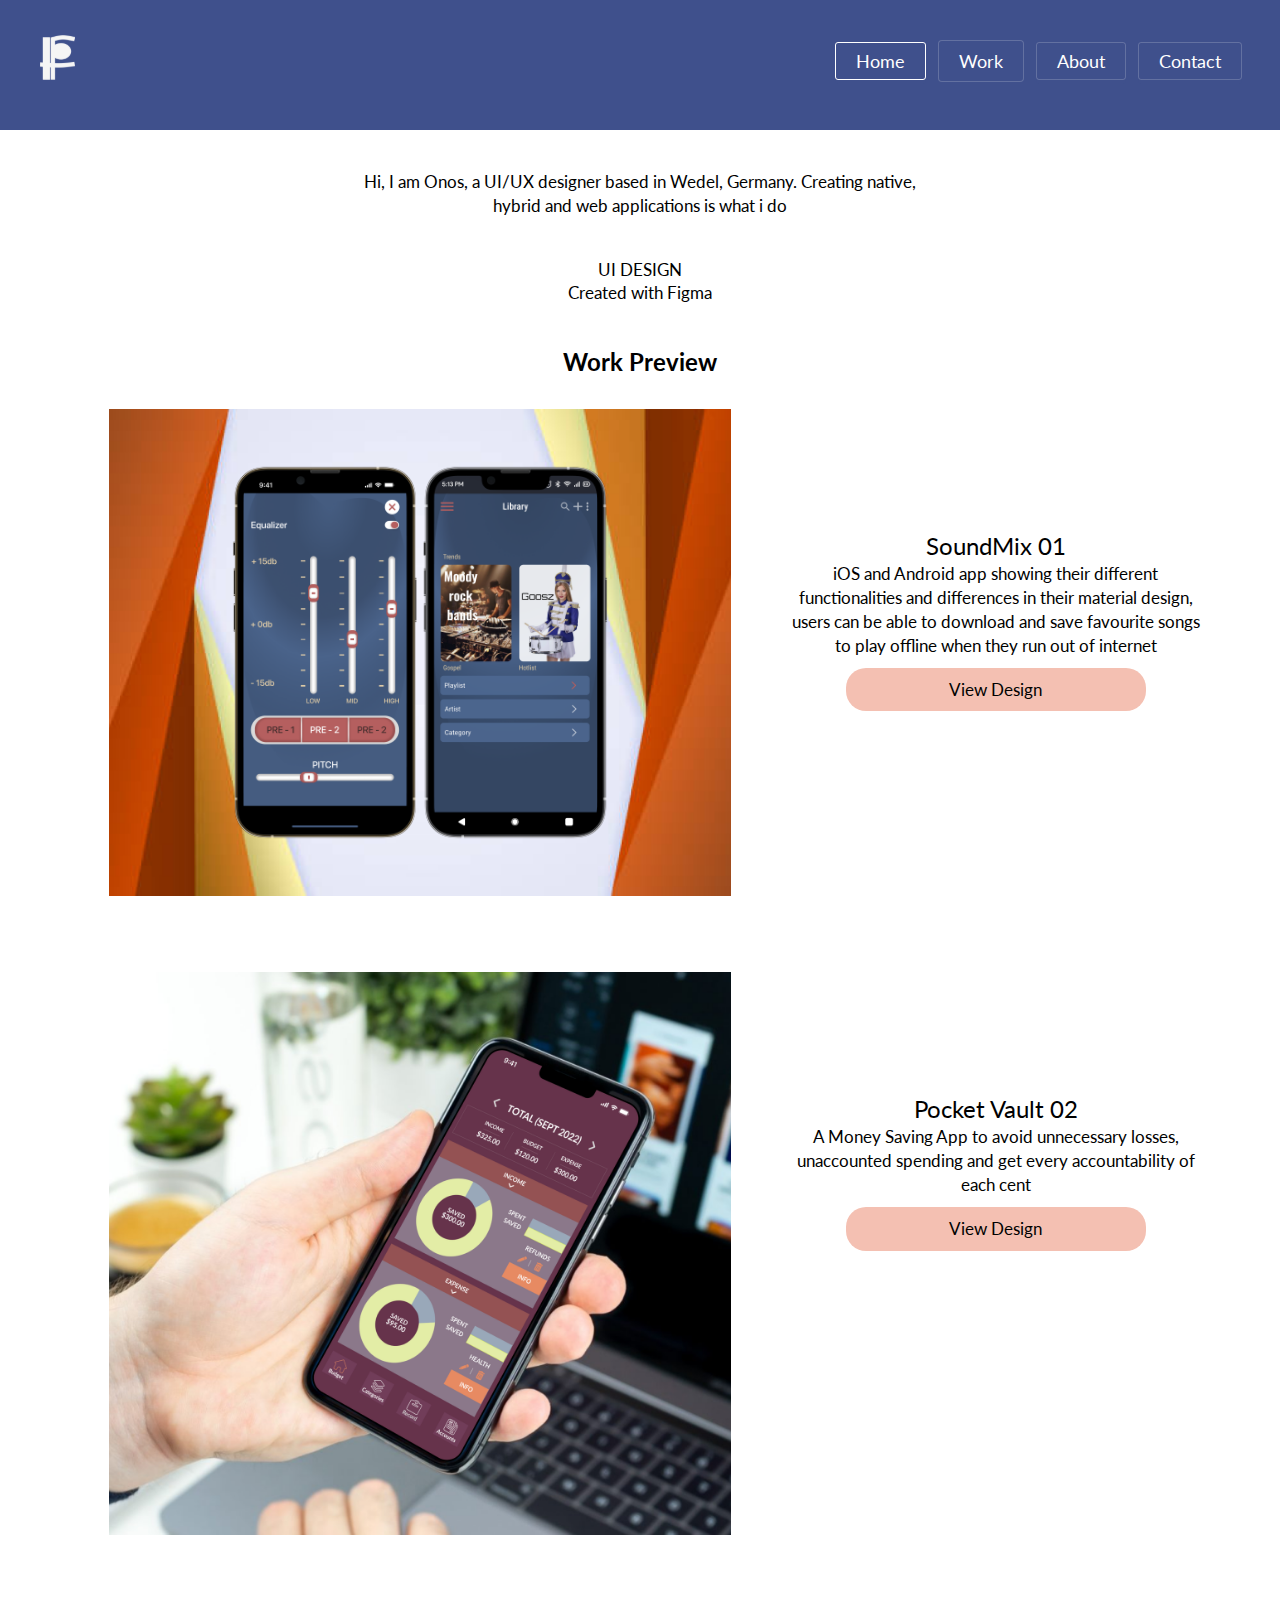
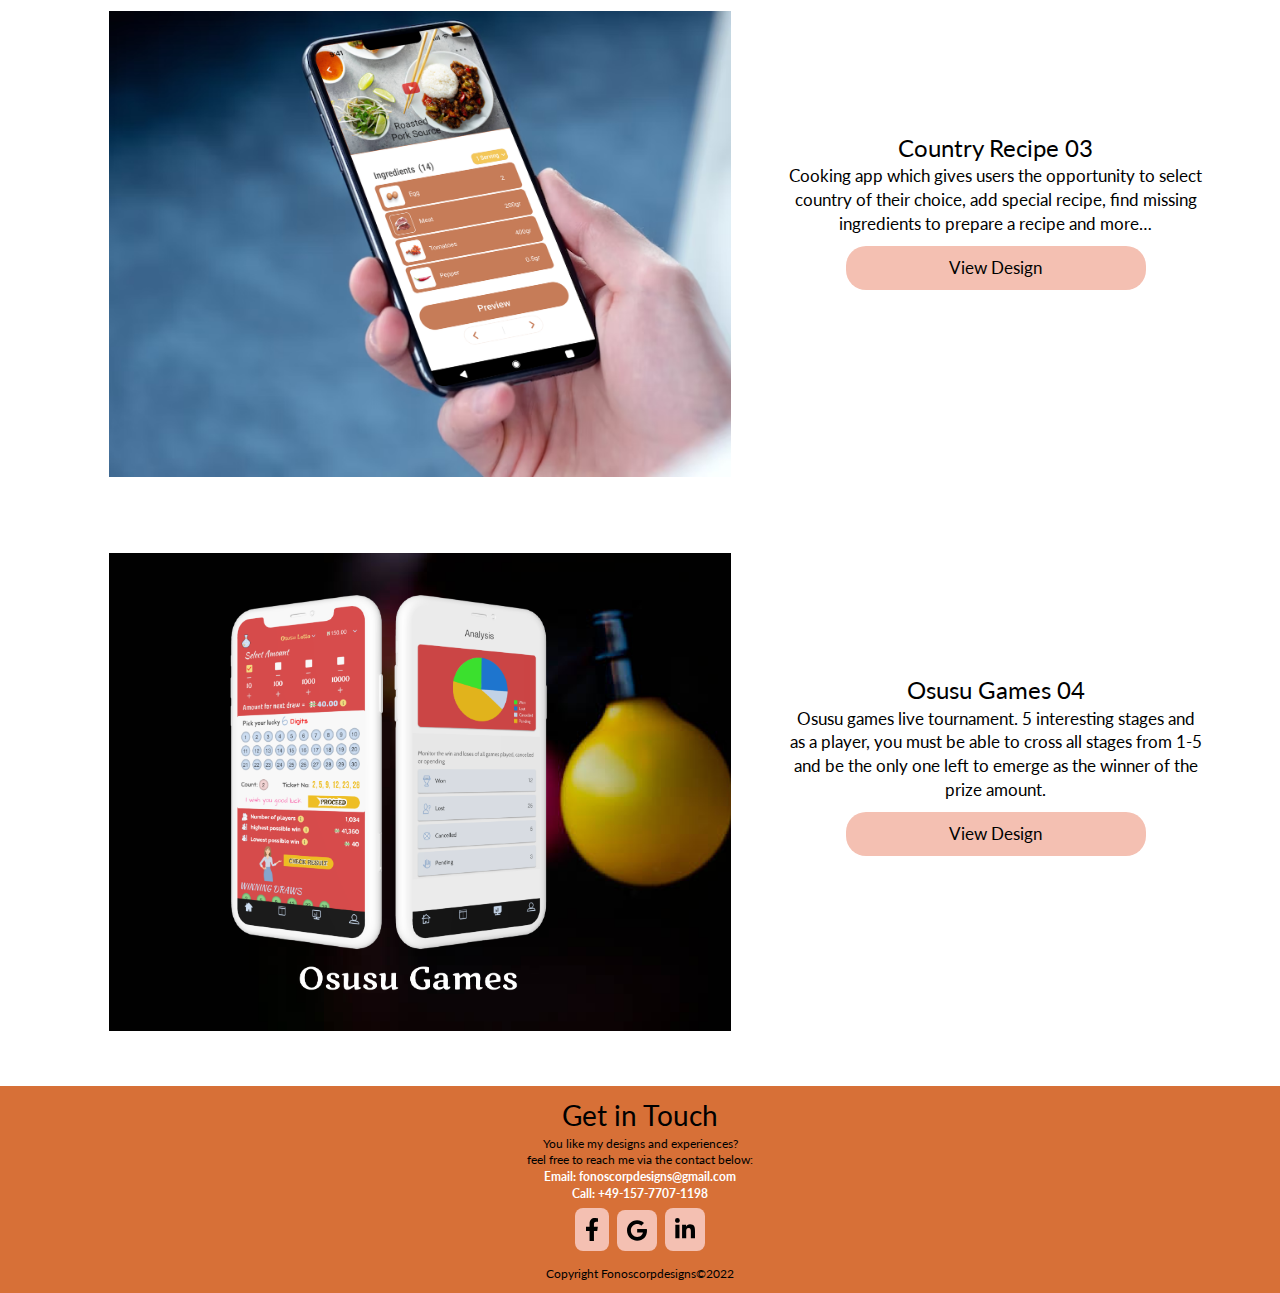
<file: index.html>
<!DOCTYPE html>
<html lang="en" dir="ltr">
<!--Head Section-->

<head>
  <meta charset="utf-8">
  <meta name="viewport" content="width=device-width, initial scale=1">
  <title>Fonoscorp Designs</title>
  <link rel="icon" type="image/x-icon" href="img/favicon.ico">
  <link href="https://fonts.googleapis.com/css?family=Lato:300,400,700" rel="stylesheet">
  <link rel="stylesheet" href="css/style.css">
  <link rel="stylesheet" href="https://cdnjs.cloudflare.com/ajax/libs/font-awesome/4.7.0/css/font-awesome.min.css">
  <script src="https://code.jquery.com/jquery-3.6.1.min.js" integrity="sha256-o88AwQnZB+VDvE9tvIXrMQaPlFFSUTR+nldQm1LuPXQ=" crossorigin="anonymous"></script>
  <script src="js/script.js"></script>
</head>

<body>
  <!--Header Section-->
  <header>
    <div class="top-heading">
      <div class="navtoggle" id="myNavtoggle">
        <label class="logo"><a href="index.html">
            <img src="img/logo-1.svg" alt="Fonoscorp"></a>
        </label>
        <nav>
          <ul>
        <li><a class="active" href="index.html">Home</a></li>
<li class="dropdown">
  <div onclick="myFunction()" class="dropbtn">Work</div>
  <div id="myDropdown" class="dropdown-content">
    <a href="android.html">SoundMix</a>
	   <a href="pocket-vault.html">Pocket Vault</a>
	  <a href="country-recipe.html">Country Recipe</a>
   <a href="vintage-app.html" style="display: none">Vintage App</a>
	  <a href="game.html">Game App</a>
	  <a href="travel-app.html" style="display: none">Travel App</a>
  </div>
</li>
            <li><a href="about.html">About</a></li>
            <li><a href="#footer">Contact</a></li>
            <li><a href="javascript:void(0);" class="icon" onclick="menuToggle()"><i class="fa fa-bars"></i></a></li>
          </ul>

        </nav>
      </div>
    </div>
  </header>


 
    <!--Main page Hero Section-->
<div class="main-project">
    <div class="preview">
      <p>
        Hi, I am Onos, a UI/UX designer based in Wedel, Germany. Creating native, hybrid and web applications is what i do
      </p>
     
      <p>
        UI DESIGN<br>Created with Figma
      </p>
		
		<h5>
        Work Preview
      </h5>
    </div>


    <!--Project Section-->
	 
	  
    <!--iOS and Android Section-->
    <div class="grid-container">
      <div class="grid-item">
        <picture>
          <img src="img/soundmix/img/ios-mockup.png" alt="Project 2" />
        </picture>
      </div>
      <div class="grid-item">
        <h3>SoundMix 01</h3>
        <p>iOS and Android app showing their different functionalities and differences in their material design, users can be able to download and save favourite songs to play offline when they run out of internet</p>

        <a href="android.html" class="button">View Design</a>
      </div>
    </div>
	  
	   <!--Pocket Vault Section-->
    <div class="grid-container">
      <div class="grid-item">
        <picture>
          <img src="img/pocket-vault/home-mockup.png" alt="Project 2" />
        </picture>
      </div>
      <div class="grid-item">
        <h3>Pocket Vault 02</h3>
        <p>A Money Saving App to avoid unnecessary losses, unaccounted spending and get every accountability of each cent</p>

        <a href="pocket-vault.html" class="button">View Design</a>
      </div>
    </div>
	  
 <!--Country Recipe Section-->
    <div class="grid-container">
      <div class="grid-item">
        <picture>
          <img src="img/country-recipe/new-mockup.png" alt="Project 2" />
        </picture>
      </div>
      <div class="grid-item">
        <h3>Country Recipe 03</h3>
        <p>Cooking app which gives users the opportunity to select country of their choice, add special recipe, find missing ingredients to prepare a recipe and more…</p>

        <a href="country-recipe.html" class="button">View Design</a>
      </div>
    </div>
	  
	  
	  
	   <!--Game Section-->
    <div class="grid-container">
      <div class="grid-item">
        <picture>
          <img src="img/game/osusu-games.png" alt="Project 2" />
        </picture>
      </div>
      <div class="grid-item">
        <h3>Osusu Games 04</h3>
        <p>Osusu games live tournament. 5 interesting stages and as a player, you must be able to cross all stages from 1-5 and be the only one left to emerge as the winner of the prize amount.</p>

        <a href="game.html" class="button">View Design</a>
      </div>
    </div>
	  
	   <!--Vintage Section-->
	   <div class="grid-container" style="display: none">
      <div class="grid-item">
        <picture>
          <img src="img/vintage-app-img/home-mockups.png" alt="Project 1" />
        </picture>
      </div>
      <div class="grid-item">
        <h3>Vintage Clothing App 05</h3>
        <p>An app for the old and young, showcasing unique clothing for male and female. Users can create a profile and upload products to sell, review, like or comment about a product</p> <a href="vintage-app.html" class="button">View Design</a>
      </div>
    </div>
	  
	   <!--Travel Section-->
	  <div class="grid-container" style="display: none">
      <div class="grid-item">
        <picture>
          <img src="img/vintage-app-img/travelpic.png" alt="Project 2" />
        </picture>
      </div>
      <div class="grid-item">
        <h3>Travel App 06</h3>
        <p>A travel app to allow users create profile, read articles about different travel destination, users can also Like, Comment on and share articles</p>

        <a href="travel-app.html" class="button">View Design</a>
      </div>
    </div>



	</div>
	
	

  <!--Footer Section-->








  <footer>
	  <div id="footer">
    <div class="foot-menu">
      <div class="container">
        <div class="contact-text">

          <h3>Get in Touch</h3>
          <p>You like my designs and experiences?<br>
            feel free to reach me via the contact below:</p>
        </div>
        <div class="contact">
          Email: <a href="mailto:fonoscorp1@gmail.com">fonoscorpdesigns@gmail.com</a><br>
          Call: <a href="tel:+4915777071198">+49-157-7707-1198</a>
        </div>



        <div class="social-link">
			
          <a href="https://www.facebook.com/" class="facebk"><img src="img/footer/fb.svg" alt="Project 2" /></a>
			<a href="https://www.google.com/" class="google"><img src="img/footer/gg.svg" alt="Project 2" /></a>
			<a href="https://www.linkedin.com/"  class="linkedin"><img src="img/footer/lkdin.svg" alt="Project 2" /></a>
			
        </div>

        <div class="copy">
          <p>Copyright Fonoscorpdesigns&copy;2022</p>
        </div>

      </div>
    </div>
	  </div>
  </footer>

</body>

</html>
</file>
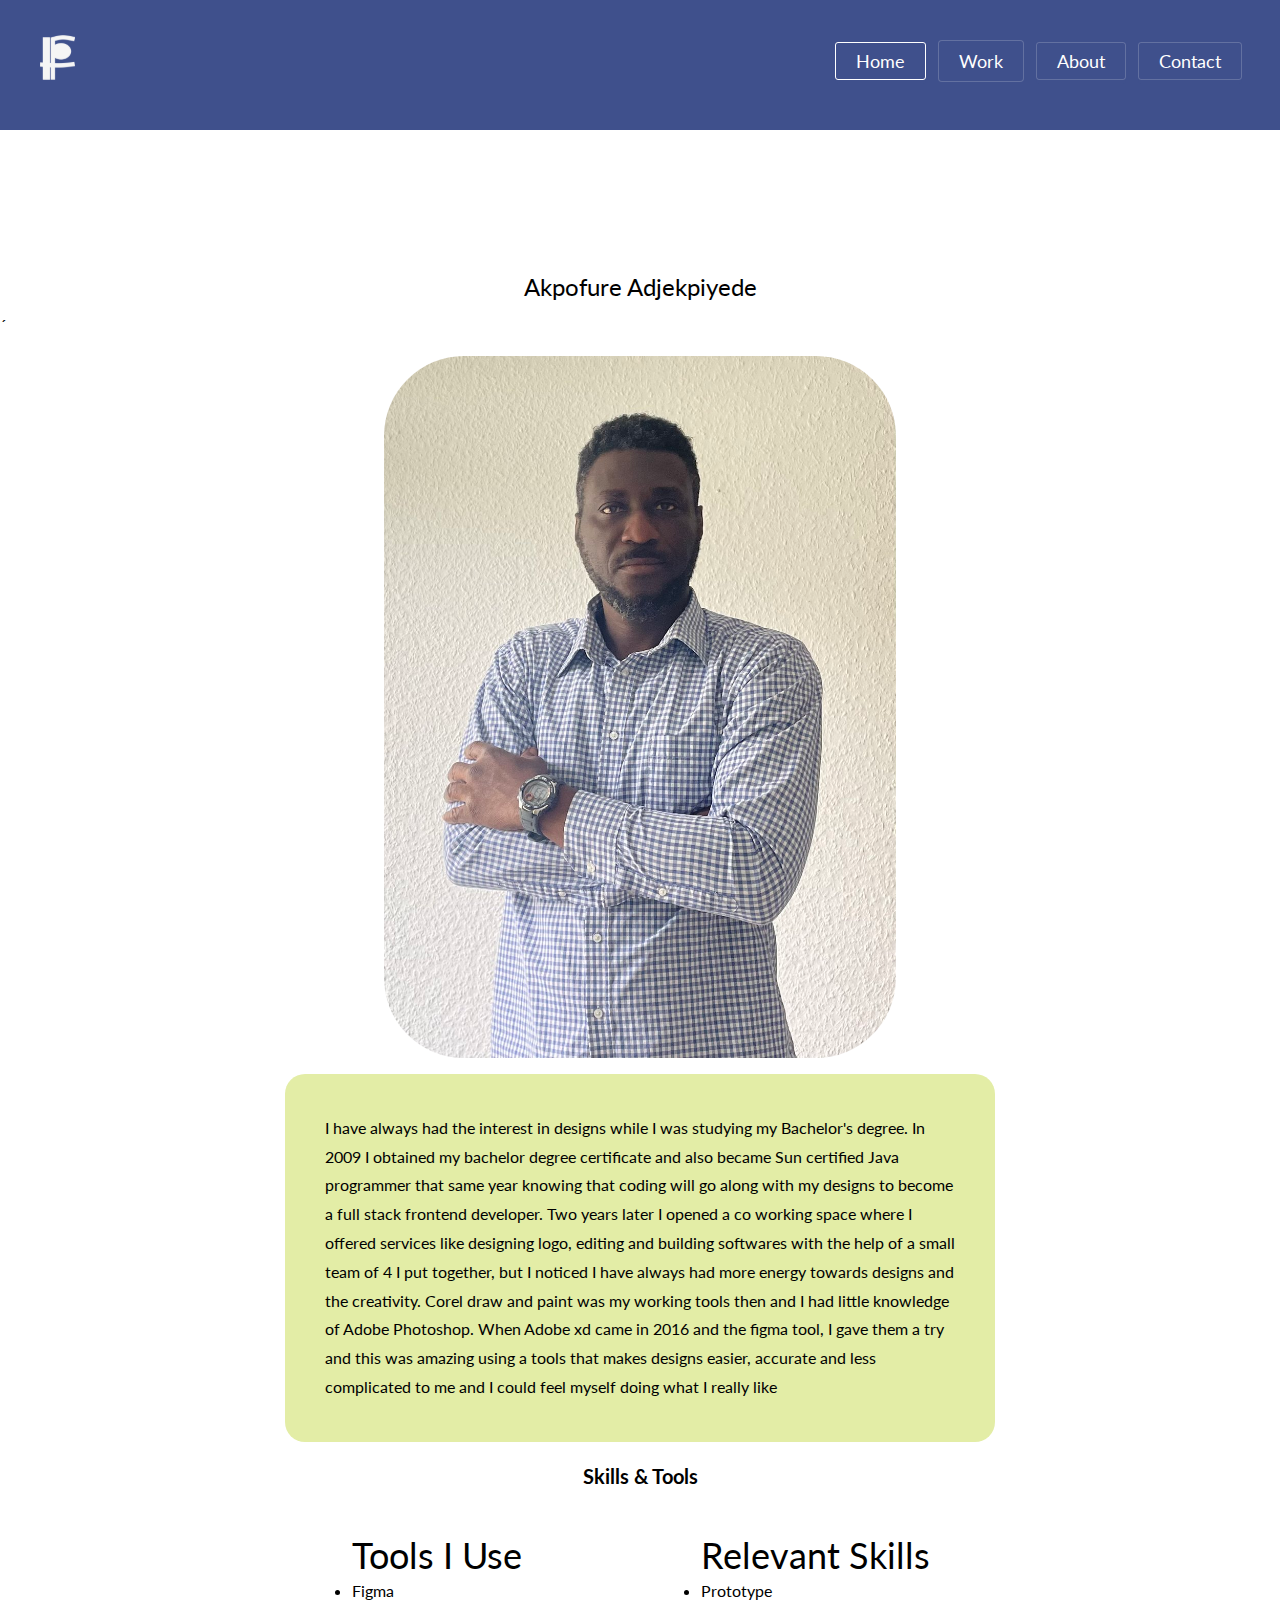
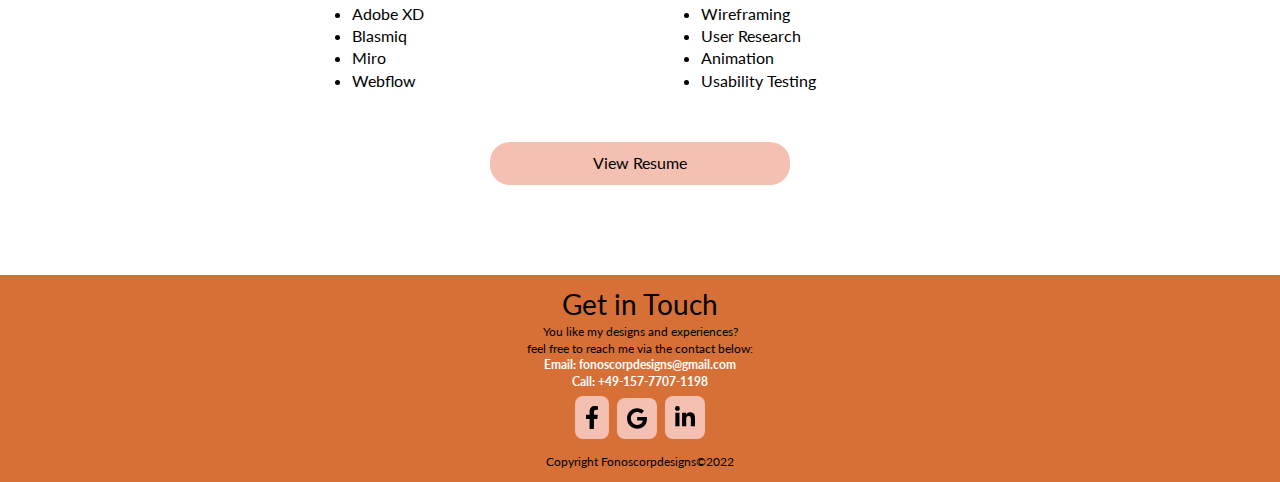
<file: about.html>
<!DOCTYPE html>
<html lang="en" dir="ltr">
<!--Head Section-->

<head>
    <meta charset="utf-8">
    <meta name="viewport" content="width=device-width, initial scale=1">
    <title>Fonoscorp Designs</title>
    <link rel="icon" type="image/x-icon" href="img/favicon.ico">
    <link href="https://fonts.googleapis.com/css?family=Lato:300,400,700" rel="stylesheet">
    <link rel="stylesheet" href="css/style.css">
    <link rel="stylesheet" href="https://cdnjs.cloudflare.com/ajax/libs/font-awesome/4.7.0/css/font-awesome.min.css">
    <script src="https://code.jquery.com/jquery-3.6.1.min.js" integrity="sha256-o88AwQnZB+VDvE9tvIXrMQaPlFFSUTR+nldQm1LuPXQ=" crossorigin="anonymous"></script>
    <script src="js/script.js"></script>
</head>

<body>
    <!--Header Section-->
   <header>
    <div class="top-heading">
      <div class="navtoggle" id="myNavtoggle">
        <label class="logo"><a href="index.html">
            <img src="img/logo-1.svg" alt="Fonoscorp"></a>
        </label>
        <nav>
          <ul>
        <li><a class="active" href="index.html">Home</a></li>
<li class="dropdown">
  <div onclick="myFunction()" class="dropbtn">Work</div>
  <div id="myDropdown" class="dropdown-content">
    <a href="android.html">SoundMix</a>
	   <a href="pocket-vault.html">Pocket Vault</a>
	  <a href="country-recipe.html">Country Recipe</a>
    <a href="vintage-app.html" style="display: none">Vintage App</a>
	  <a href="game.html">Game App</a>
	  <a href="travel-app.html" style="display: none">Travel App</a>
  </div>
</li>
            <li><a href="about.html">About</a></li>
            <li><a href="#footer">Contact</a></li>
            <li><a href="javascript:void(0);" class="icon" onclick="menuToggle()"><i class="fa fa-bars"></i></a></li>
          </ul>

        </nav>
      </div>
    </div>
  </header>


    <div class="main">

        <!--Main Hero Section-->

        <!--Project Section-->
        <div class="column profile-name">
            <p>
                Akpofure Adjekpiyede
            </p>
        </div>´

        <div class="profile-pic">
            <picture>
                <img src="img/vintage-app-img/profile_pic.jpeg" alt="Project 1" />
            </picture>
        </div>
        <div class="container">
            <!--Project 1 Section-->

            <div class="row">
                <div class="column about">
                    <p>I have always had the interest in designs while I was studying my Bachelor's degree.

                        In 2009 I obtained my bachelor degree certificate and also became Sun certified Java programmer that same year knowing that coding will go along with my designs to become a full stack frontend developer.

                        Two years later I opened a co working space where I offered services like designing logo, editing and building softwares with the help of a small team of 4 I put together, but I noticed I have always had more energy towards designs and the creativity.

                        Corel draw and paint was my working tools then and I had little knowledge of Adobe Photoshop. When Adobe xd came in 2016 and the figma tool, I gave them a try and this was amazing using a tools that makes designs easier, accurate and less complicated to me and I could feel myself doing what I really like
                    </p>
                </div>
            </div>
            <!--Project 2 Section-->
            <div class="row tools-and-skills-heading">
                <h2>Skills & Tools</h2>
            </div>
            <div class="grid-container-2">
                <div class="grid-item-2">
                    <h4>Tools I Use</h4>
                    <ul>
                        <li>Figma</li>
                        <li>Adobe XD</li>
                        <li>Blasmiq</li>
                        <li>Miro</li>
                        <li>Webflow</li>
                    </ul>
                </div>
                <div class="grid-item-2">
                    <h4>Relevant Skills</h4>
                    <ul>
                        <li>Prototype</li>
                        <li>Wireframing</li>
                        <li>User Research</li>
                        <li>Animation</li>
                        <li>Usability Testing</li>
                    </ul>
                </div>
            </div>

            <div class="column">
                <div class="resume">
                    <a href="img/cv/cvdocu.pdf" class="button">View Resume</a>
                </div>
            </div>
        </div>
    </div>

    <!--Footer Section-->



    <footer>
		<div id="footer">
		<div class="foot-menu">
        <div class="container">
            <div class="contact-text">

                <h3>Get in Touch</h3>
                <p>You like my designs and experiences?<br>
                    feel free to reach me via the contact below:</p>
            </div>
            <div class="contact">
                Email: <a href="mailto:fonoscorp1@gmail.com">fonoscorpdesigns@gmail.com</a><br>
                Call: <a href="tel:+4915777071198">+49-157-7707-1198</a>
            </div>



            <div class="social-link">
			
          <a href="https://www.facebook.com/" class="facebk"><img src="img/footer/fb.svg" alt="Project 2" /></a>
			<a href="https://www.google.com/" class="google"><img src="img/footer/gg.svg" alt="Project 2" /></a>
			<a href="https://www.linkedin.com/"  class="linkedin"><img src="img/footer/lkdin.svg" alt="Project 2" /></a>
			
        </div>

            <div class="copy">
                <p>Copyright Fonoscorpdesigns&copy;2022</p>
            </div>

        </div>
</div>
		</div>
    </footer>

</body></html>
</file>
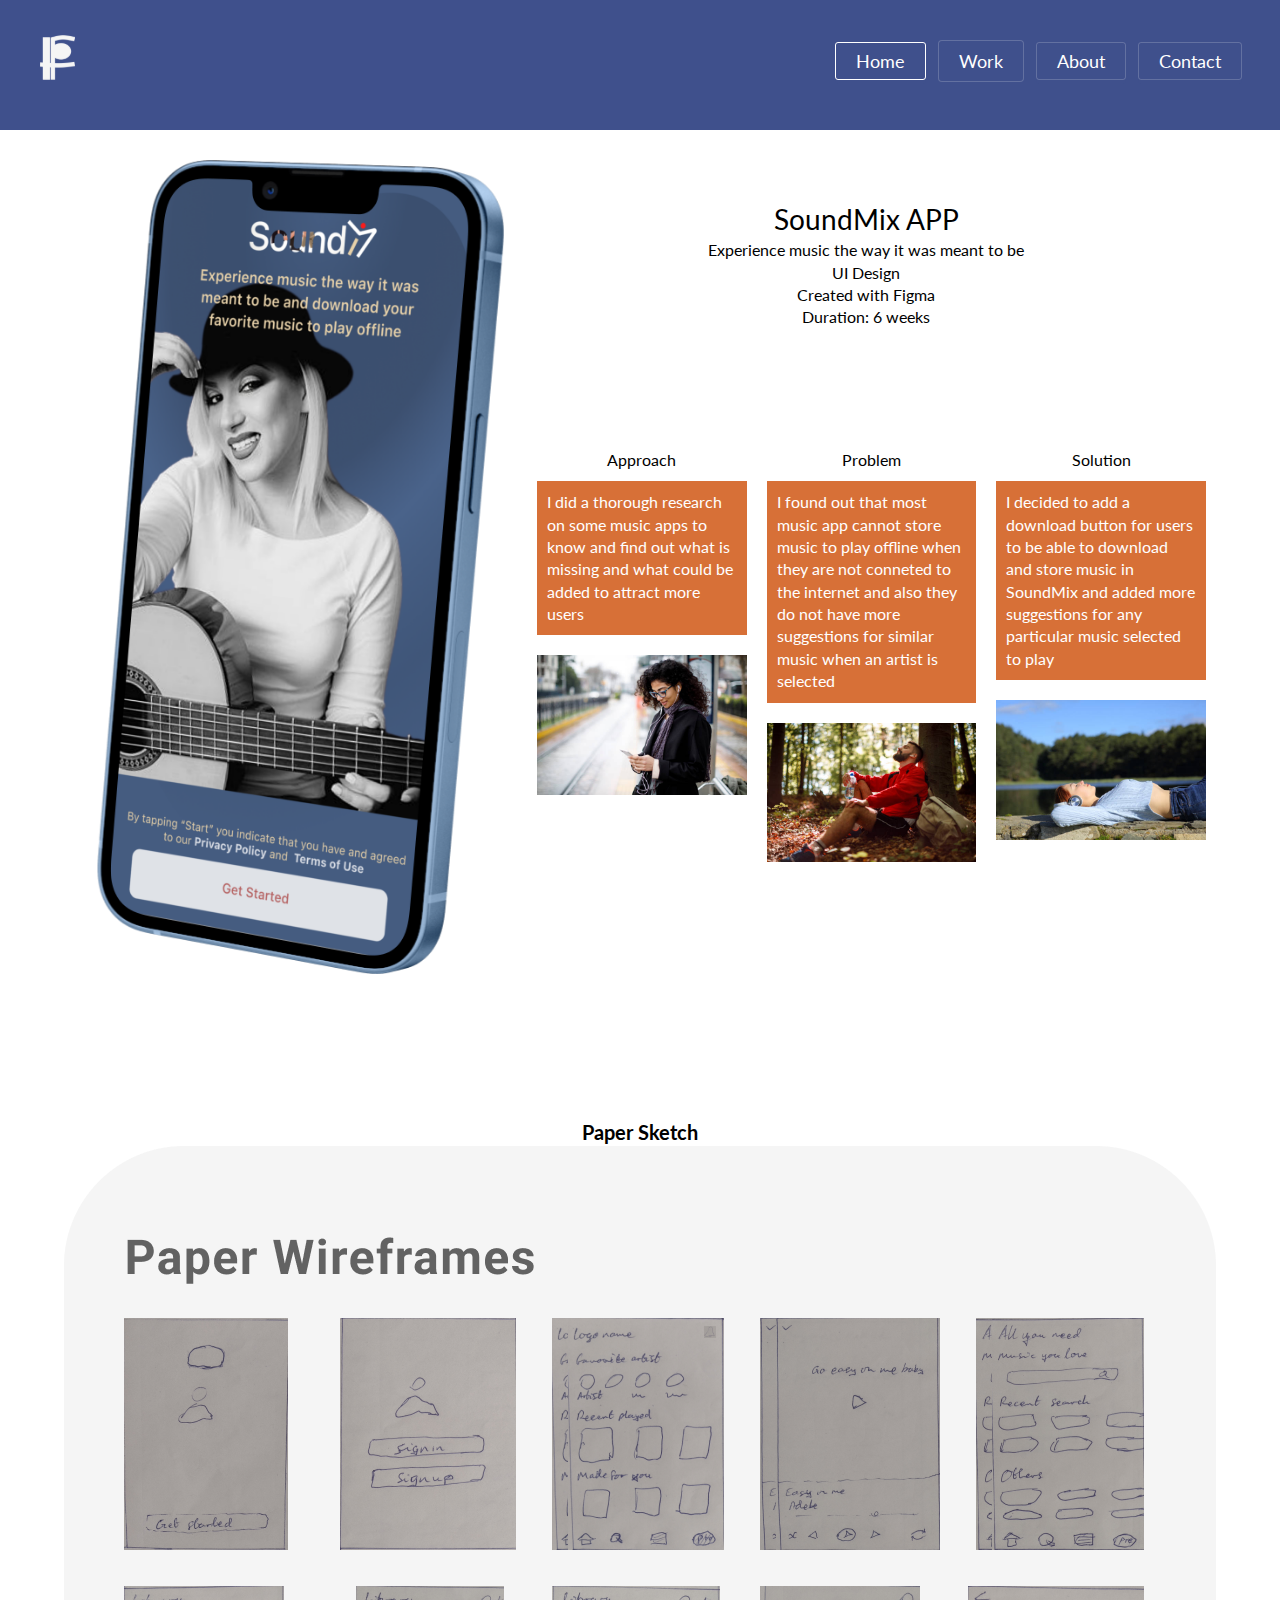
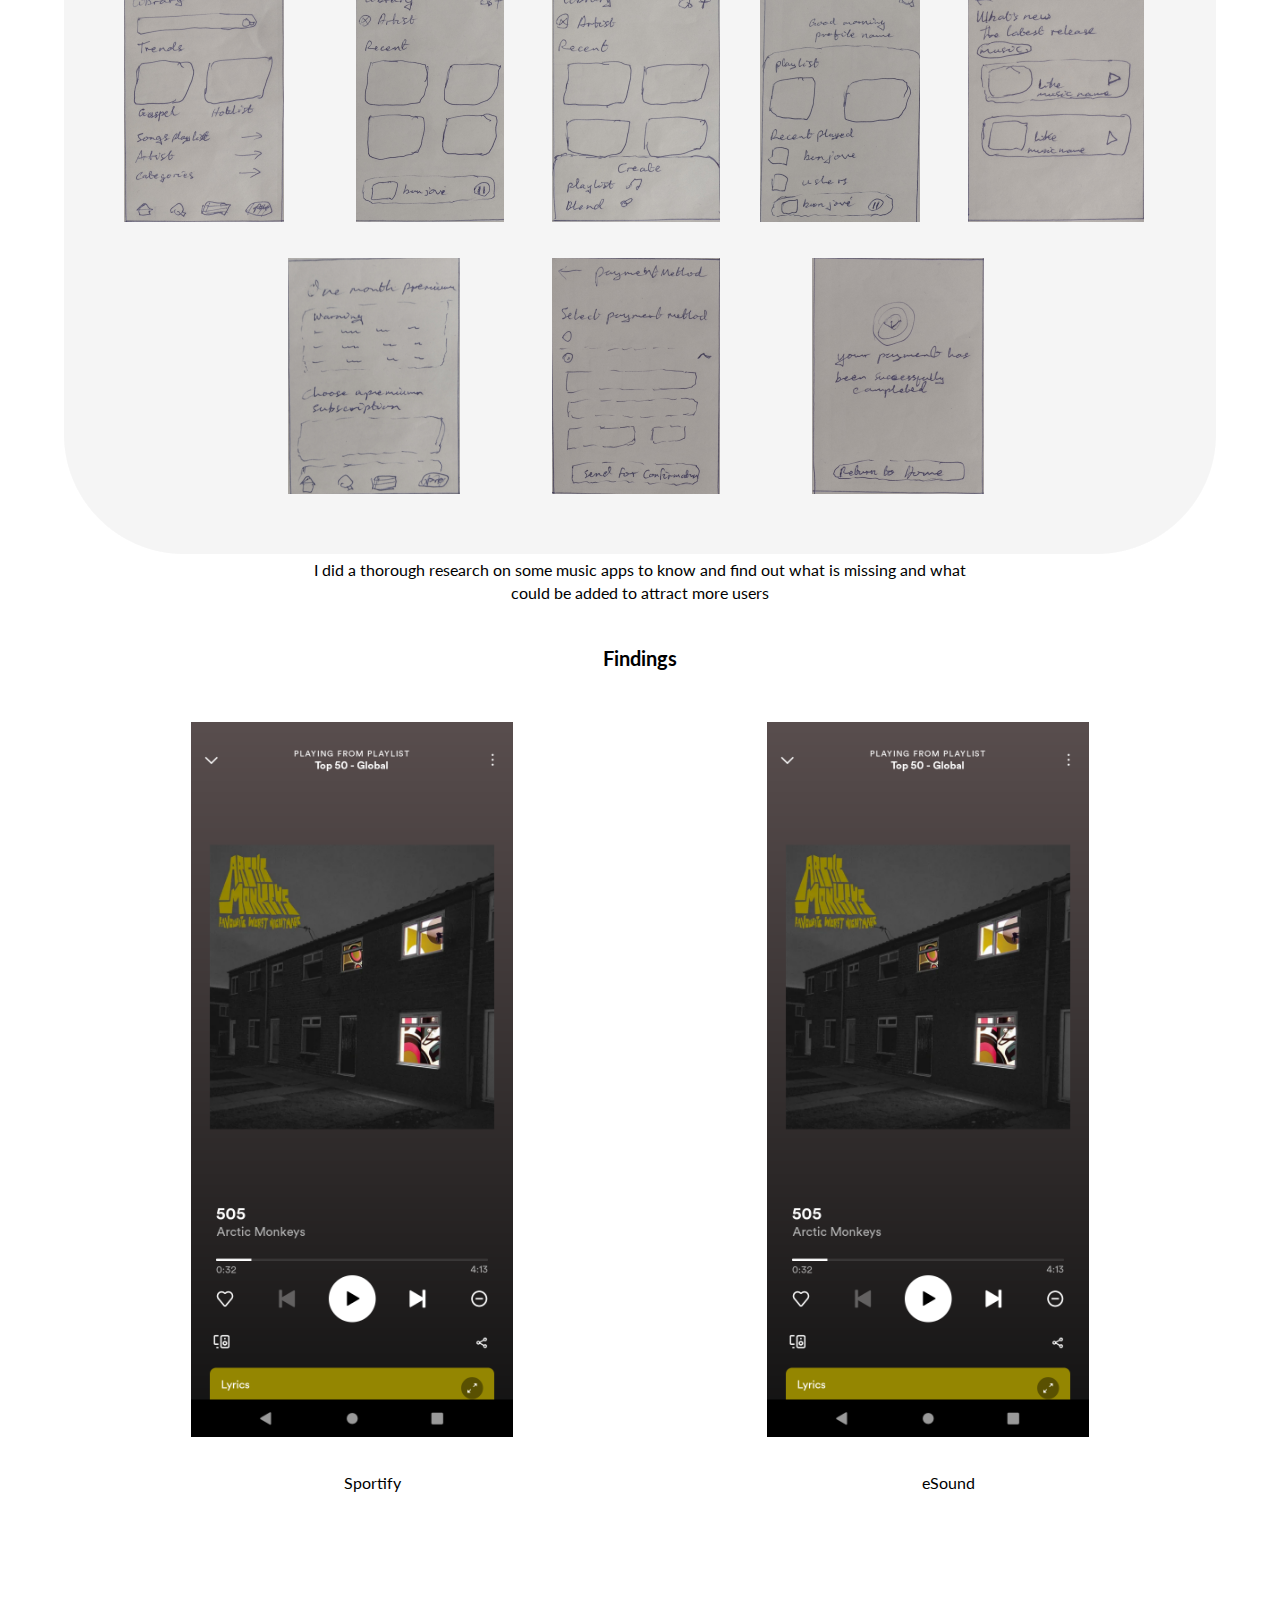
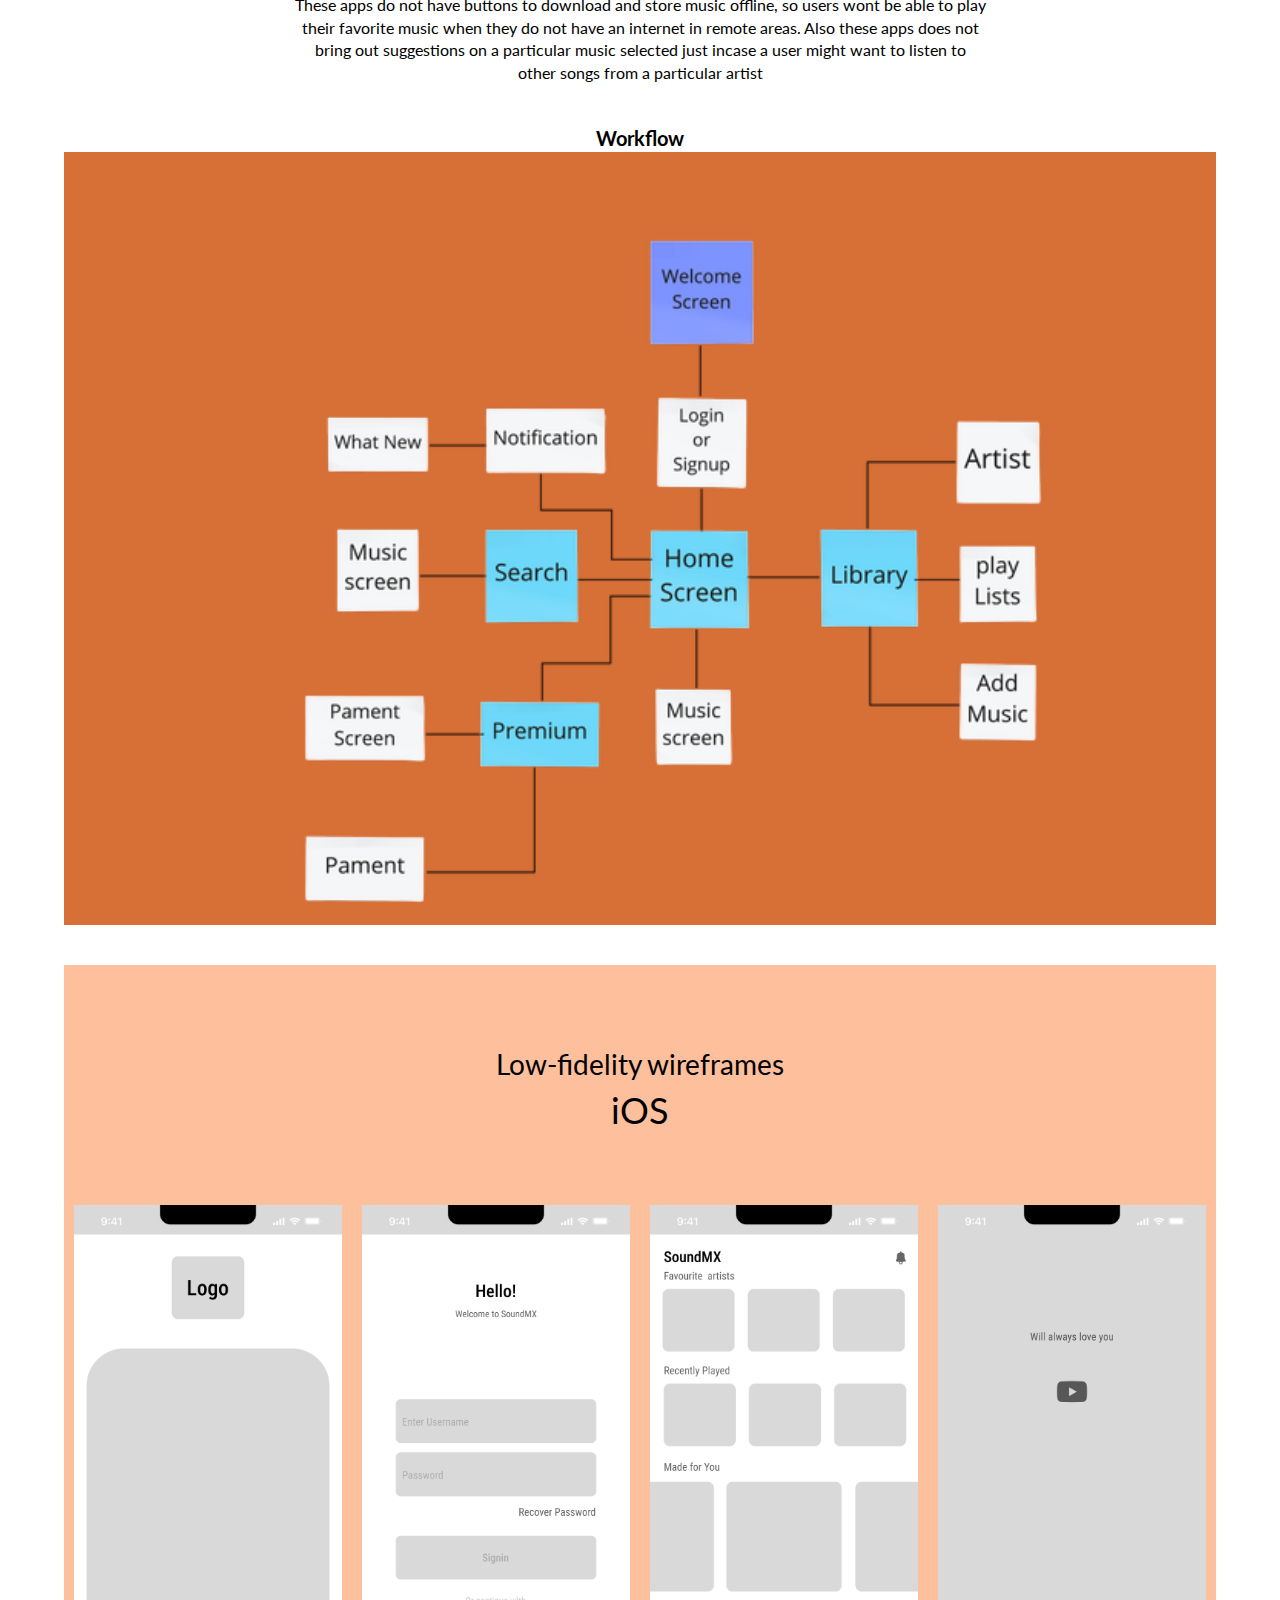
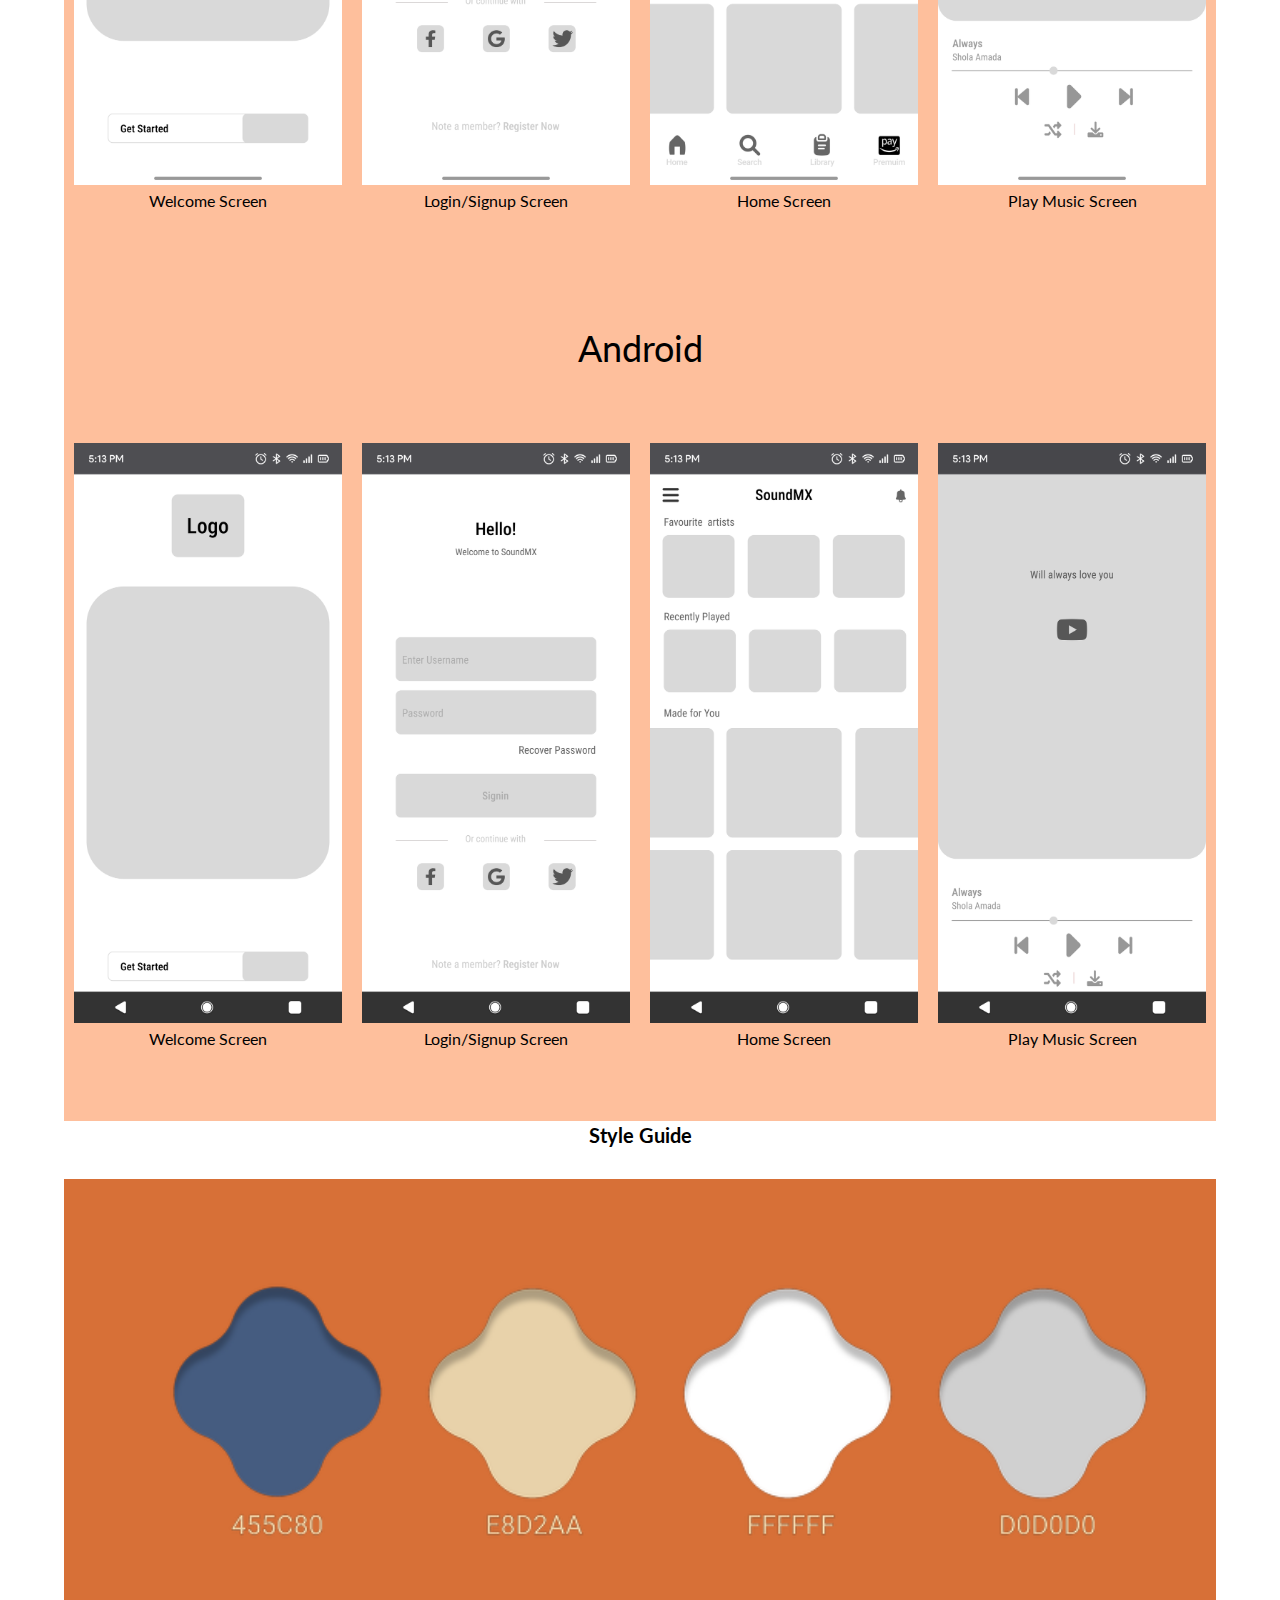
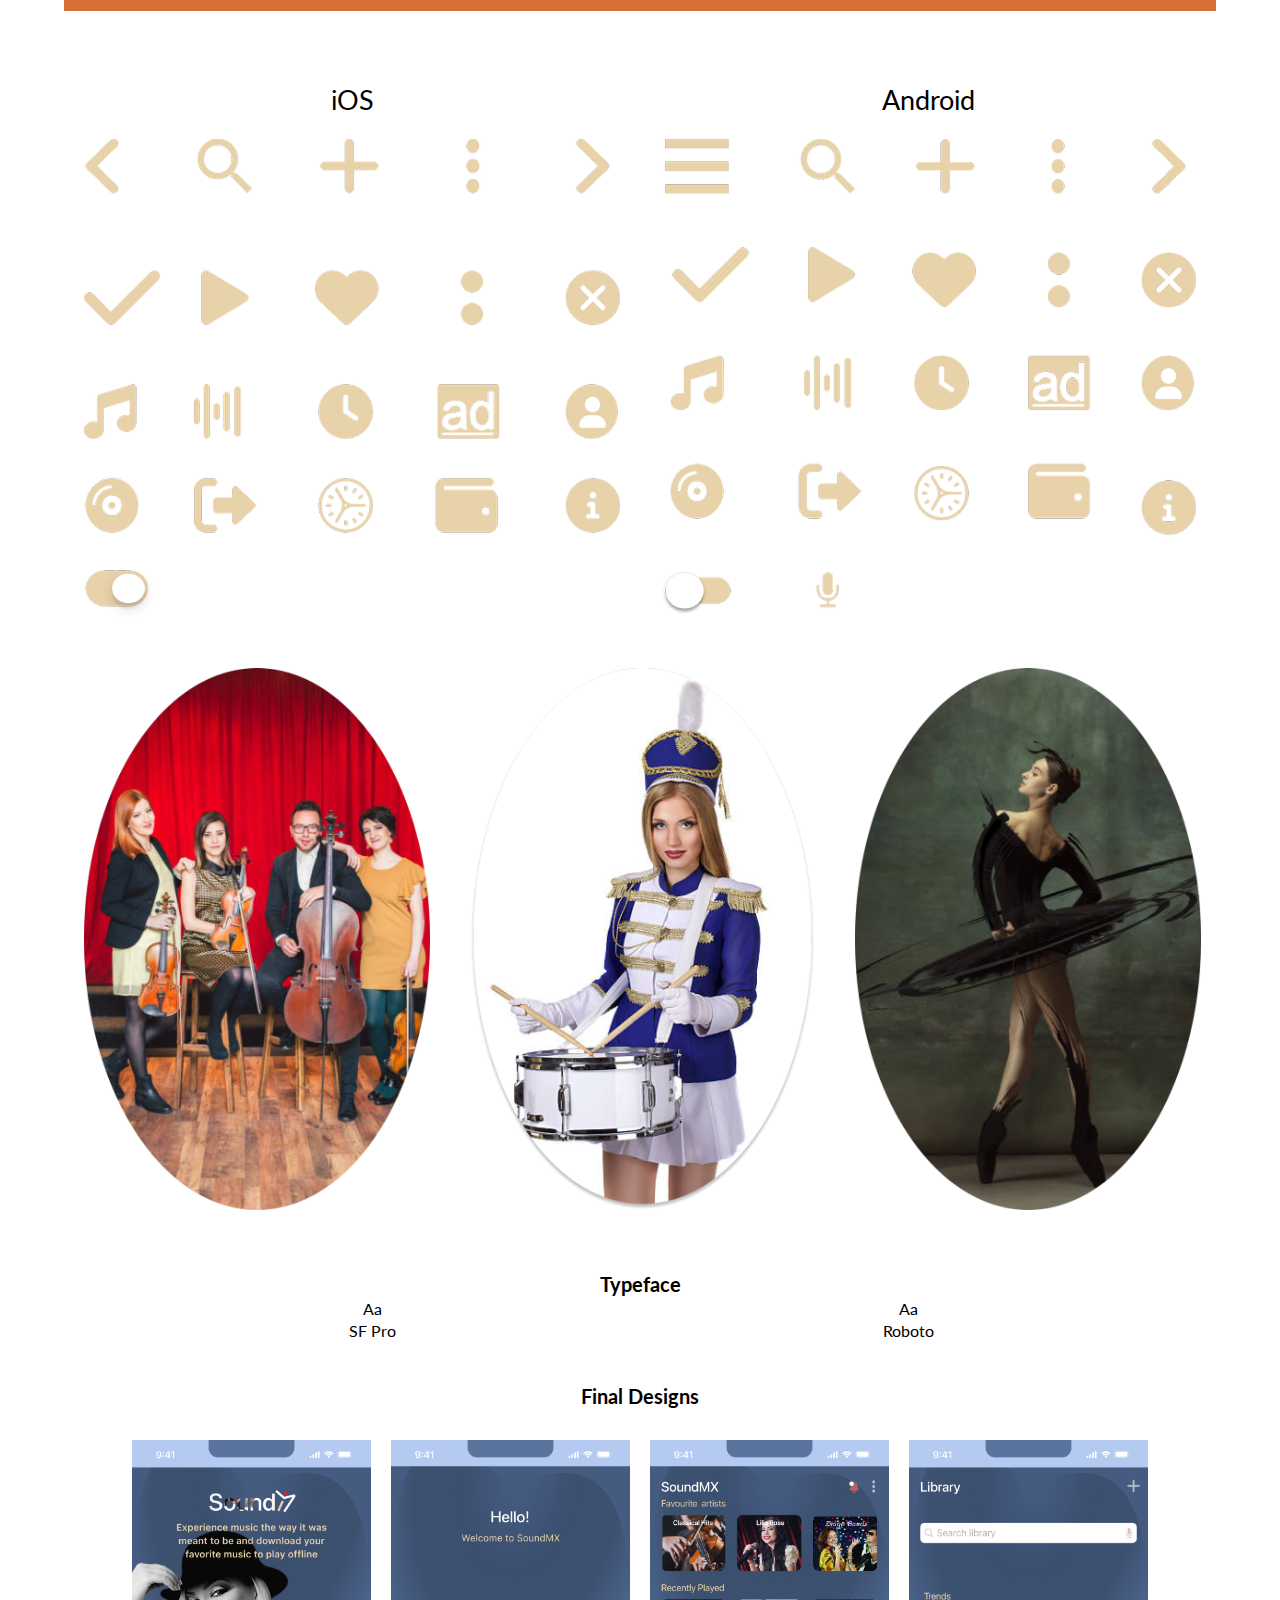
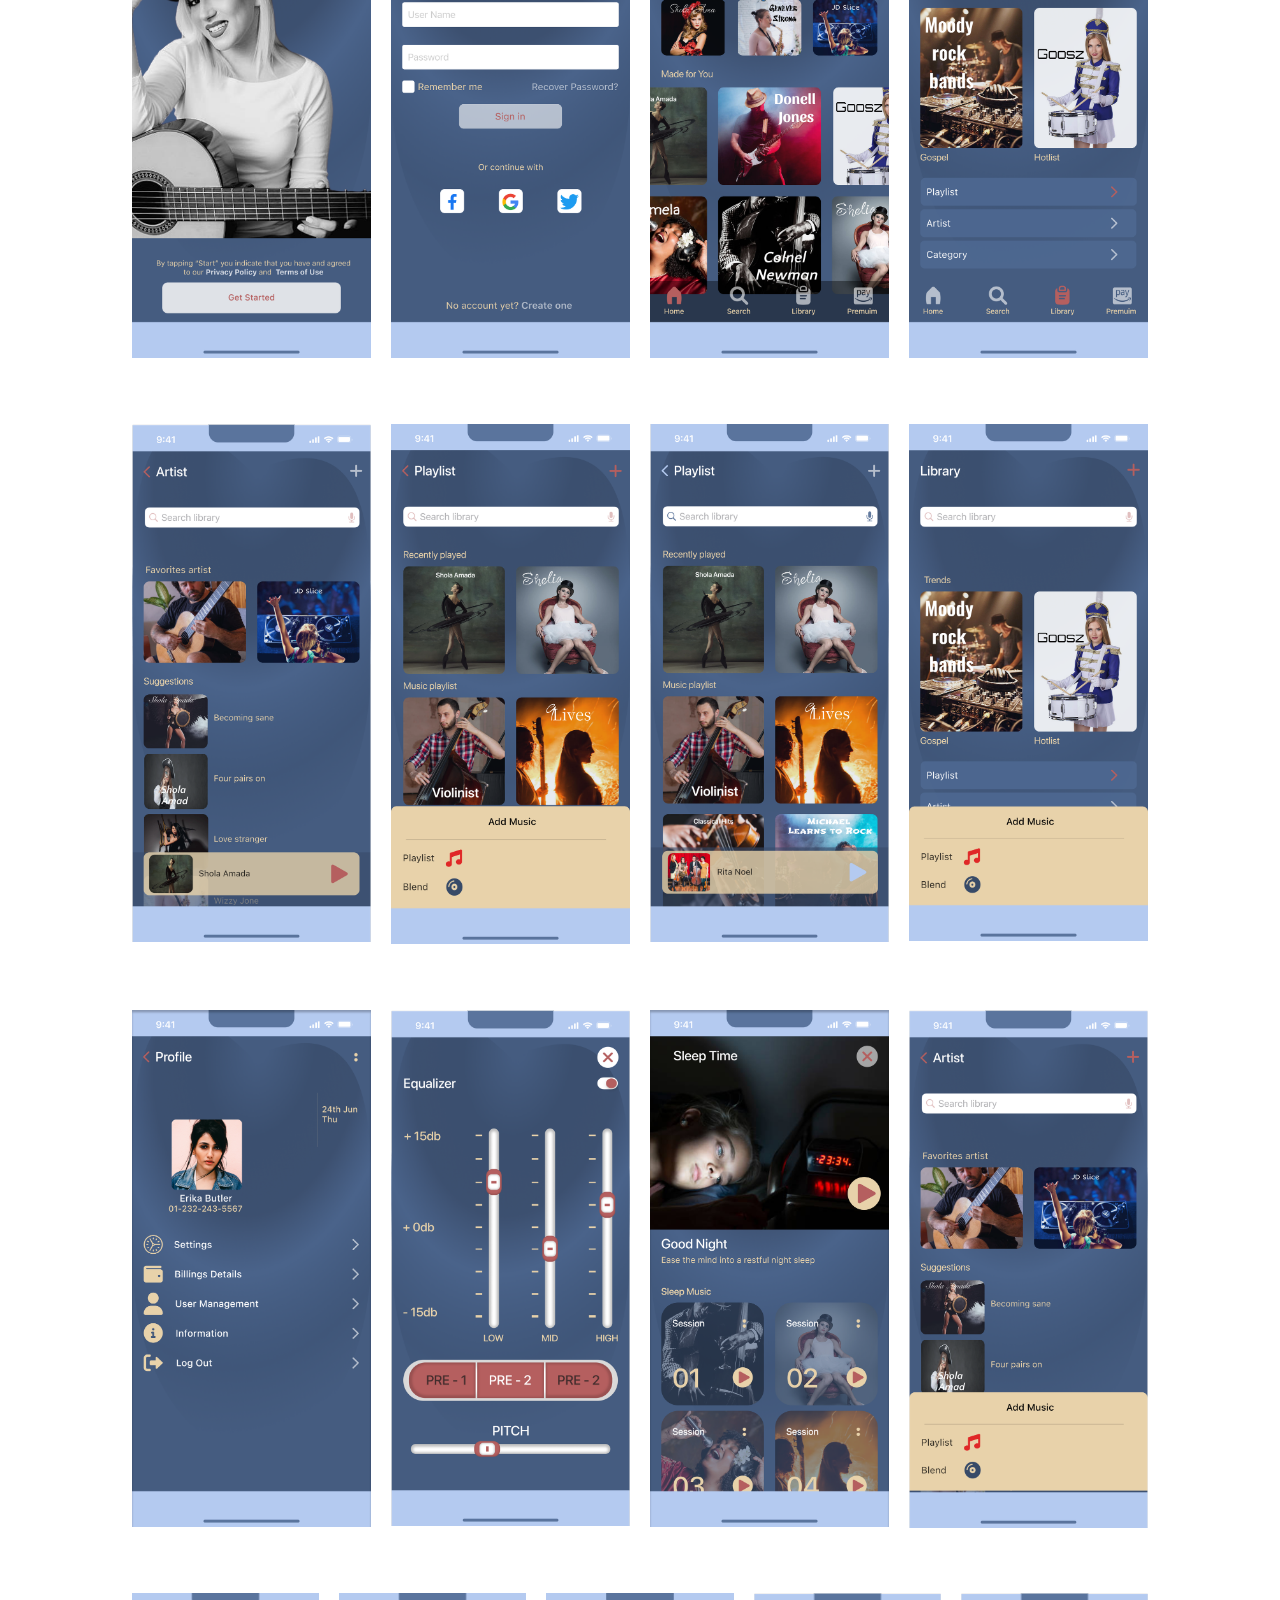
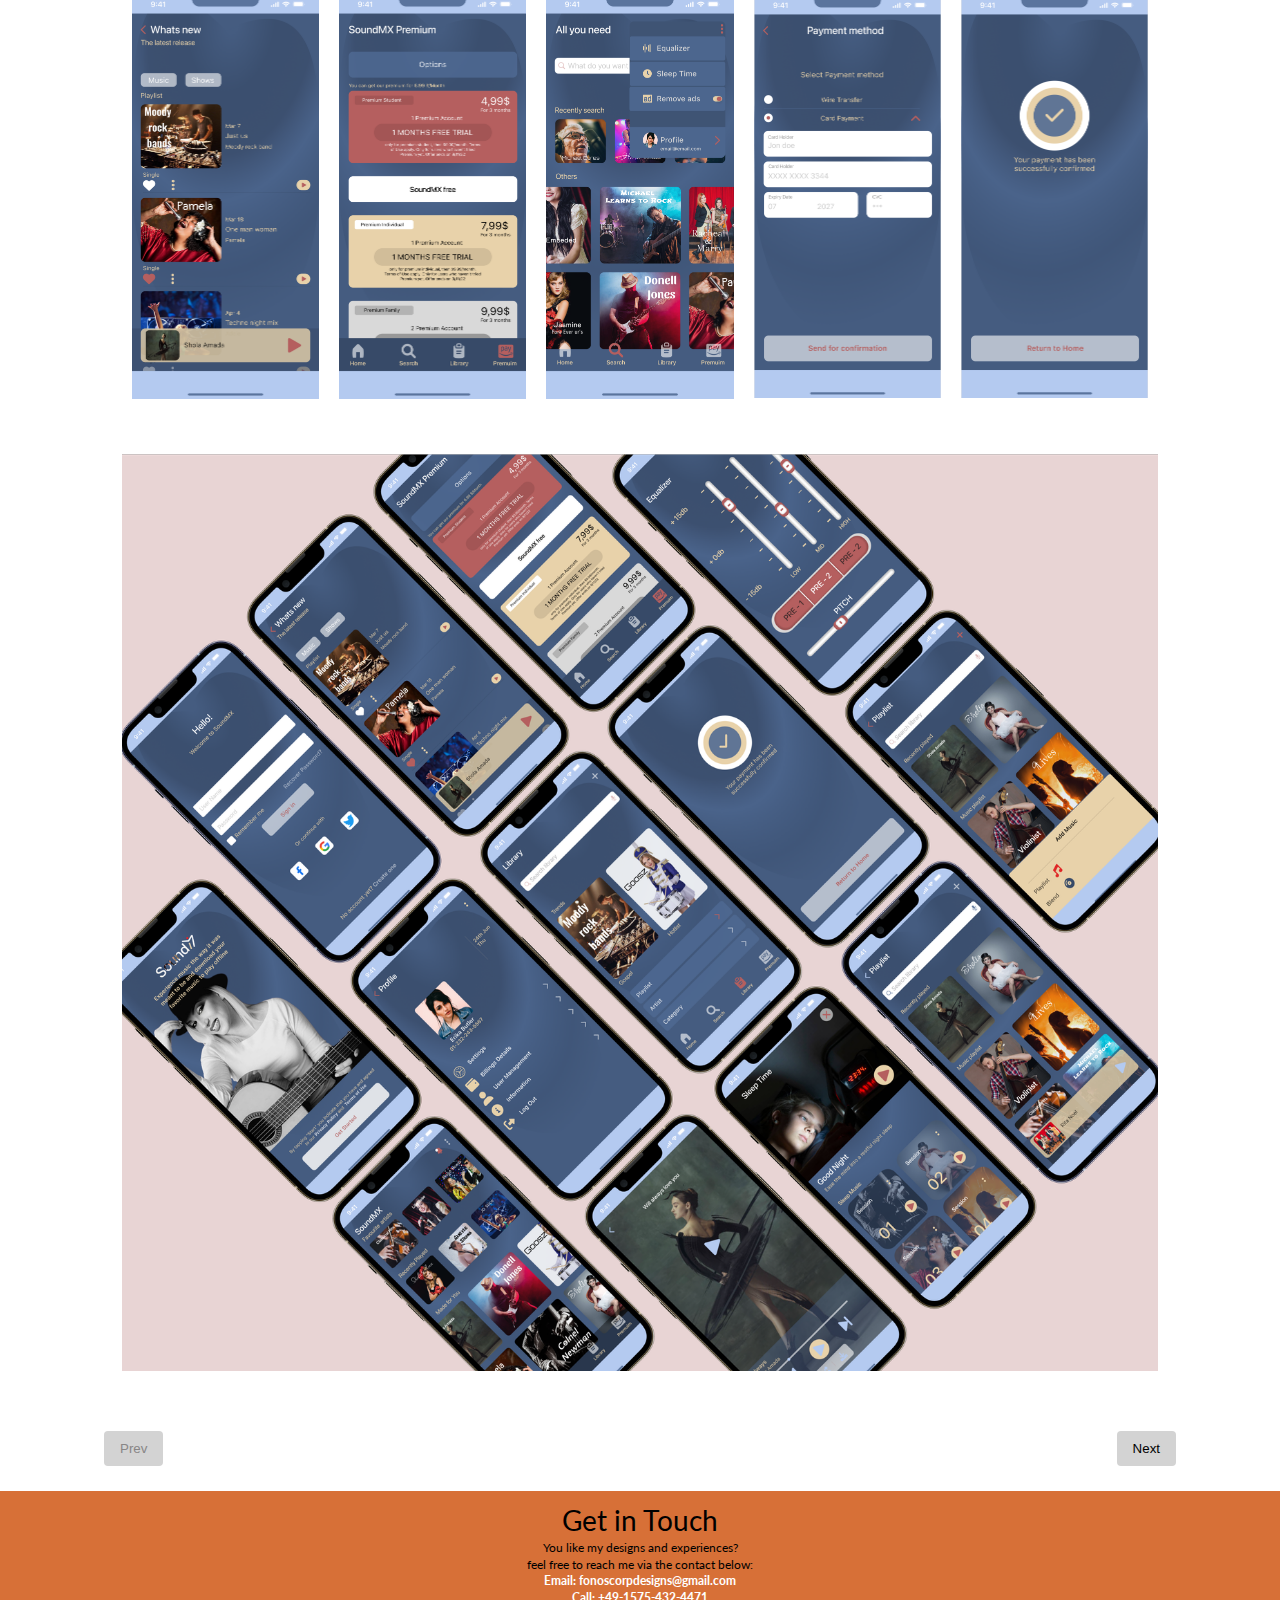
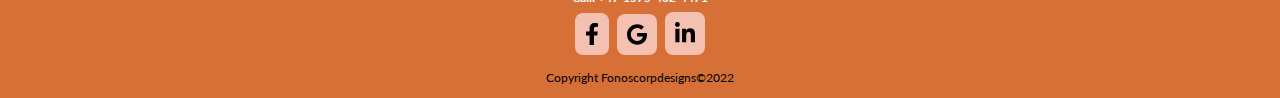
<file: android.html>
<!DOCTYPE html>
<html lang="en" dir="ltr">
<!--Head Section-->

<head>
    <meta charset="utf-8">
    <meta name="viewport" content="width=device-width, initial scale=1">
    <title>Fonoscorp Designs</title>
    <link rel="icon" type="image/x-icon" href="img/favicon.ico">
    <link href="https://fonts.googleapis.com/css?family=Lato:300,400,700" rel="stylesheet">
    <link rel="stylesheet" href="css/style.css">
    <link rel="stylesheet" href="https://cdnjs.cloudflare.com/ajax/libs/font-awesome/4.7.0/css/font-awesome.min.css">
    <script src="https://code.jquery.com/jquery-3.6.1.min.js" integrity="sha256-o88AwQnZB+VDvE9tvIXrMQaPlFFSUTR+nldQm1LuPXQ=" crossorigin="anonymous"></script>
    <script src="js/script.js"></script>
</head>
<!--<style>
	body {
		background-color: #ffffff;
	}
	</style>-->
<body>
    <!--Header Section-->
    <header>
    <div class="top-heading">
      <div class="navtoggle" id="myNavtoggle">
        <label class="logo"><a href="index.html">
            <img src="img/logo-1.svg" alt="Fonoscorp"></a>
        </label>
        <nav>
          <ul>
        <li><a class="active" href="index.html">Home</a></li>
<li class="dropdown">
  <div onclick="myFunction()" class="dropbtn">Work</div>
  <div id="myDropdown" class="dropdown-content">
    <a href="android.html">SoundMix</a>
	  <a href="pocket-vault.html">Pocket Vault</a>
	  <a href="country-recipe.html">Country Recipe</a>
    <a href="vintage-app.html" style="display: none">Vintage App</a>
	  <a href="game.html">Game App</a>
	  <a href="travel-app.html" style="display: none">Travel App</a>
  </div>
</li>
            <li><a href="about.html">About</a></li>
            <li><a href="#footer">Contact</a></li>
            <li><a href="javascript:void(0);" class="icon" onclick="menuToggle()"><i class="fa fa-bars"></i></a></li>
          </ul>

        </nav>
      </div>
    </div>
  </header>




    <div class="main-project">

        <!--Main Hero Section-->
        <div class="container">
            <div class="project-pic">
                <picture>
                    <img src="img/soundmix/img/soundMix_Getstarted1.png" alt="Project 1" />
                </picture>
            </div>

            <div class="profile-name-2">
                <h3>SoundMix APP</h3>
					<p>Experience music the way it was meant to be</p>
                <p>
                    UI Design<br>
                    Created with Figma<br>
                    Duration: 6 weeks
                </p>
            </div>
        </div>


        <!--Project Section-->


           <!-- <h2>Research</h2>-->
			<div class="research-area">
				<div class="approach-tab">
			<div class="sub-heading">Approach</div>
					<p>I did a thorough research on some music apps to know and find out what is missing and what could be added to attract more users</p>
					<div><img src="img/soundmix/img/1.jpeg" alt="image"></div>
					</div>
			<div class="approach-tab">
			<div class="sub-heading">Problem</div>
					<p>I found out that most music app cannot store music to play offline when they are not conneted to the internet and also they do not have more suggestions for similar music when an artist is selected</p>
					<div><img src="img/soundmix/img/2.jpeg" alt="image"></div>
					</div>
				<div class="approach-tab">
			<div class="sub-heading">Solution</div>
					<p>I decided to add a download button for users to be able to download and store music in SoundMix and added more suggestions for any particular music selected to play</p>
					<div><img src="img/soundmix/img/3.jpeg" alt="image"></div>
					</div>
				</div>
			
			 <!--sketch prototype-->
			<div class="sketch-area">
				<div class="sketch-tab">
					<h2>Paper Sketch</h2>
					<div><img src="img/soundmix/img/4.1_wireframes.png" alt="image"></div>
			
					<p>I did a thorough research on some music apps to know and find out what is missing and what could be added to attract more users</p>
				
					</div>
				</div>
			
			 <!--findings-->
		<div class="finding-text">
		<h2>Findings</h2>
			<div class="findings-area">
				<div class="findings-tab">
					<div><img src="img/soundmix/img/sportify.png" alt="image"></div>
					<p>Sportify</p>
					</div>
				<div class="findings-tab">
					<div><img src="img/soundmix/img/sportify.png" alt="image"></div>
					<p>eSound</p>
					
					</div>	
        </div>
		<p>These apps do not have buttons to download and store music offline, so users wont be able to play their favorite music when they do not have an internet in remote areas. Also these apps does not bring out suggestions on a particular music selected just incase a user might want to listen to other songs from a particular artist</p>
			</div>

		 <!--workflow-->
			<h2>Workflow</h2>
        <div class="flow-area">
				<div class="flow-tab">
				<img src="img/soundmix/img/workflow1.png" alt="image"></div>
        </div>
				 <!--low fidelity-->
		<div class="specifics-area">
			<div class="iosname">
				<h3>Low-fidelity wireframes</h3>
				<h4>iOS</h4>
		</div>
			<div class="iosframe">
        <div class="wireframes-area">
				<div class="wireframes-tab">
				<img src="img/soundmix/img/low-fidelity/1.png" alt="image">
			<p>Welcome Screen</p>
			</div>
        </div>
			 <div class="wireframes-area">
				<div class="wireframes-tab">
				<img src="img/soundmix/img/low-fidelity/2.png" alt="image">
			<p>Login/Signup Screen</p>
			</div>
        </div>
			<div class="wireframes-area">
				<div class="wireframes-tab">
				<img src="img/soundmix/img/low-fidelity/3.png" alt="image">
			<p>Home Screen</p>
			</div>
        </div>
			<div class="wireframes-area">
				<div class="wireframes-tab">
				<img src="img/soundmix/img/low-fidelity/4.png" alt="image">
			<p>Play Music Screen</p>
			</div>
        </div>
</div>
		
		<div class="iosname">
				<h4>Android</h4>
		</div>
		<div class="iosframe">
			<div class="wireframes-area">
				<div class="wireframes-tab">
				<img src="img/soundmix/img/low-fidelity/5.png" alt="image">
			<p>Welcome Screen</p>
			</div>
        </div>
			 <div class="wireframes-area">
				<div class="wireframes-tab">
				<img src="img/soundmix/img/low-fidelity/6.png" alt="image">
			<p>Login/Signup Screen</p>
			</div>
        </div>
			<div class="wireframes-area">
				<div class="wireframes-tab">
				<img src="img/soundmix/img/low-fidelity/7.png" alt="image">
			<p>Home Screen</p>
			</div>
        </div>
			<div class="wireframes-area">
				<div class="wireframes-tab">
				<img src="img/soundmix/img/low-fidelity/8.png" alt="image">
			<p>Play Music Screen</p>
			</div>
        </div>
		</div>
		</div>
			
			 <!--workflow-->
			<h2>Style Guide</h2>
        <div class="flow-area">
				<div class="style-tab">
				<img src="img/soundmix/img/styleguide/c1.png" alt="image">	
					</div>
			 </div>
		<div class="styleicons">
					<div class="style-tab">
						<p>iOS</p>
				<img src="img/soundmix/img/styleguide/icons.png" alt="image">	
						
						</div>
						<div class="style-tab">
							<p>Android</p>
				<img src="img/soundmix/img/styleguide/icons2.png" alt="image">	
							
			</div>
			</div>
<div class="style-tab-area">				
	<img src="img/soundmix/img/styleguide/p3.png" alt="image">	
	<img src="img/soundmix/img/styleguide/p1.png" alt="image">	
	<img src="img/soundmix/img/styleguide/p2.png" alt="image">
			</div>
			
       <div class="style-typeface-tab">
			<h2>Typeface</h2>	
		   <div class="font-area">
	<div class="styling">
		<div>Aa</div>
		   <div>SF Pro</div>
		</div>
		   <div class="styling">
		<div>Aa</div>
		   <div>Roboto</div>
		</div>
			   </div>
							
			</div> 
    
	
    <!--Final designs-->
	<h2>Final Designs</h2>	
     <div class="final-designs-area">
		 <div class="pics">
		 <img src="img/soundmix/img/finaldesign/1.png" alt="image">
			 </div>
		 <div class="pics">
		 <img src="img/soundmix/img/finaldesign/2.png" alt="image"></div>
			 <div class="pics">
		 <img src="img/soundmix/img/finaldesign/3.png" alt="image"></div>
				 <div class="pics">
		 <img src="img/soundmix/img/finaldesign/4.png" alt="image"></div>
	</div>
	<div class="final-designs-area">
					 <div class="pics">
		 <img src="img/soundmix/img/finaldesign/5.png" alt="image"></div>
						 <div class="pics">
		 <img src="img/soundmix/img/finaldesign/6.png" alt="image"></div>
							 <div class="pics">
		 <img src="img/soundmix/img/finaldesign/7.png" alt="image"></div>
								 <div class="pics">
		 <img src="img/soundmix/img/finaldesign/8.png" alt="image"></div>
		</div>
	<div class="final-designs-area">
									 <div class="pics">
		 <img src="img/soundmix/img/finaldesign/9.png" alt="image"></div>
										 <div class="pics">
		 <img src="img/soundmix/img/finaldesign/10.png" alt="image"></div>
									 <div class="pics">
		 <img src="img/soundmix/img/finaldesign/11.png" alt="image"></div>
									<div class="pics">
		 <img src="img/soundmix/img/finaldesign/12.png" alt="image"></div>
		</div>
	<div class="final-designs-area">
										<div class="pics">
		 <img src="img/soundmix/img/finaldesign/13.png" alt="image">
												</div>
										<div class="pics">
		 <img src="img/soundmix/img/finaldesign/14.png" alt="image">
								 	</div>
		 <div class="pics">
		 <img src="img/soundmix/img/finaldesign/15.png" alt="image">
			 </div>
			 <div class="pics">
		 <img src="img/soundmix/img/finaldesign/16.png" alt="image">
				 </div>
				 <div class="pics">
		 <img src="img/soundmix/img/finaldesign/17.png" alt="image">
					 </div>
	</div>
	
	 <!--Mockup-->
	
     <div class="final-designs-area">
		 <img src="img/soundmix/img/finaldesign/mockup.png" alt="image">
		
	</div>
	
	
	<div class="navigation-links">
<button class="btn4" onclick="prev()">Prev</button>
	<a href="pocket-vault.html"><button class="btn1" onclick="next()">Next</button></a>
	</div>
		</div>
	
	<button onclick="topFunction()" id="myBtn" title="Go to top"><img src="img/top-arrow.png" alt="image"></button>
	
    <!--Footer Section-->

   <footer>
	   <div id="footer">
		<div class="foot-menu">
        <div class="container">
            <div class="contact-text">

                <h3>Get in Touch</h3>
                <p>You like my designs and experiences?<br>
                    feel free to reach me via the contact below:</p>
            </div>
            <div class="contact">
                Email: <a href="mailto:fonoscorp1@gmail.com">fonoscorpdesigns@gmail.com</a><br>
                Call: <a href="tel:+4915777071198">+49-1575-432-4471</a>
            </div>



           <div class="social-link">
			
          <a href="https://www.facebook.com/" class="facebk"><img src="img/footer/fb.svg" alt="Project 2" /></a>
			<a href="https://www.google.com/" class="google"><img src="img/footer/gg.svg" alt="Project 2" /></a>
			<a href="https://www.linkedin.com/"  class="linkedin"><img src="img/footer/lkdin.svg" alt="Project 2" /></a>
			
        </div>

            <div class="copy">
                <p>Copyright Fonoscorpdesigns&copy;2022</p>
            </div>

        </div>
</div>
	   
	   </div>
    </footer>
	
	<script>
// Get the button
let mybutton = document.getElementById("myBtn");

// When the user scrolls down 20px from the top of the document, show the button
window.onscroll = function() {scrollFunction()};

function scrollFunction() {
  if (document.body.scrollTop > 20 || document.documentElement.scrollTop > 20) {
    mybutton.style.display = "block";
  } else {
    mybutton.style.display = "none";
  }
}

// When the user clicks on the button, scroll to the top of the document
function topFunction() {
  document.body.scrollTop = 0;
  document.documentElement.scrollTop = 0;
}
</script>

</body></html>
</file>
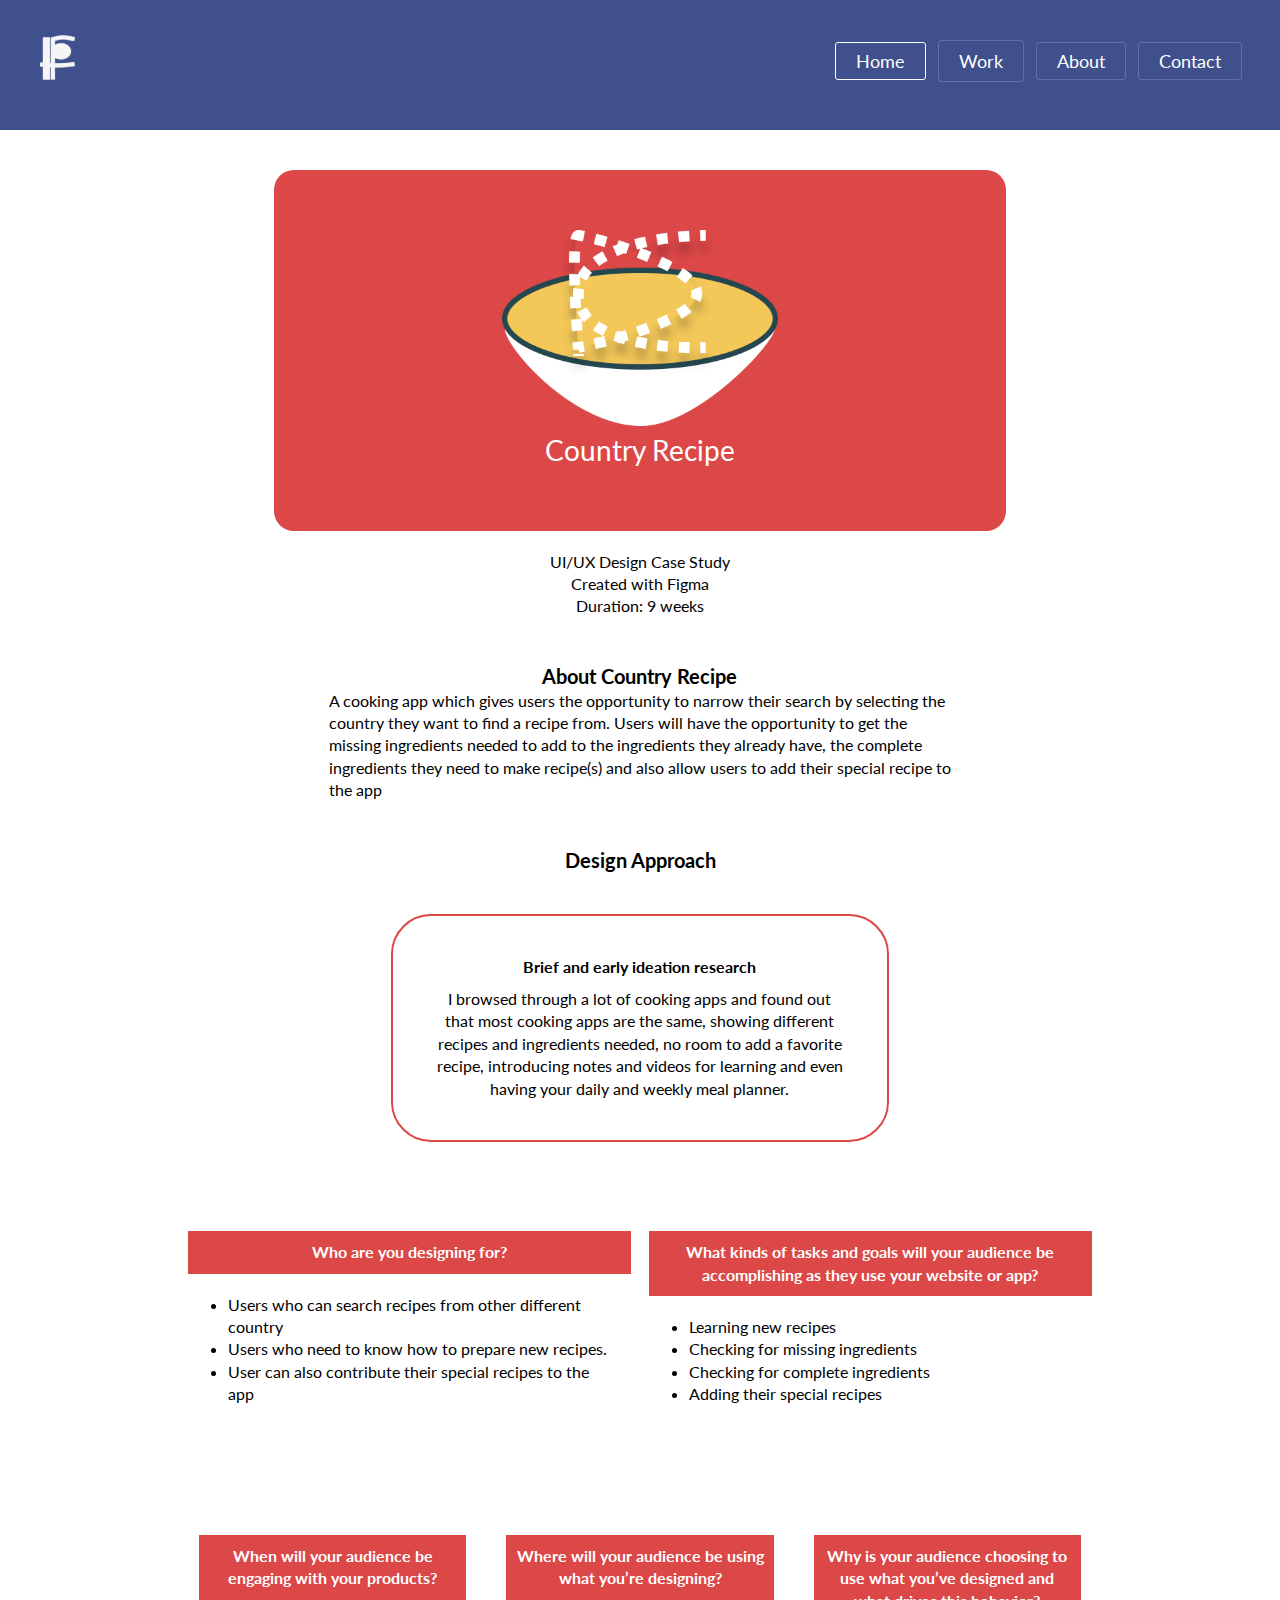
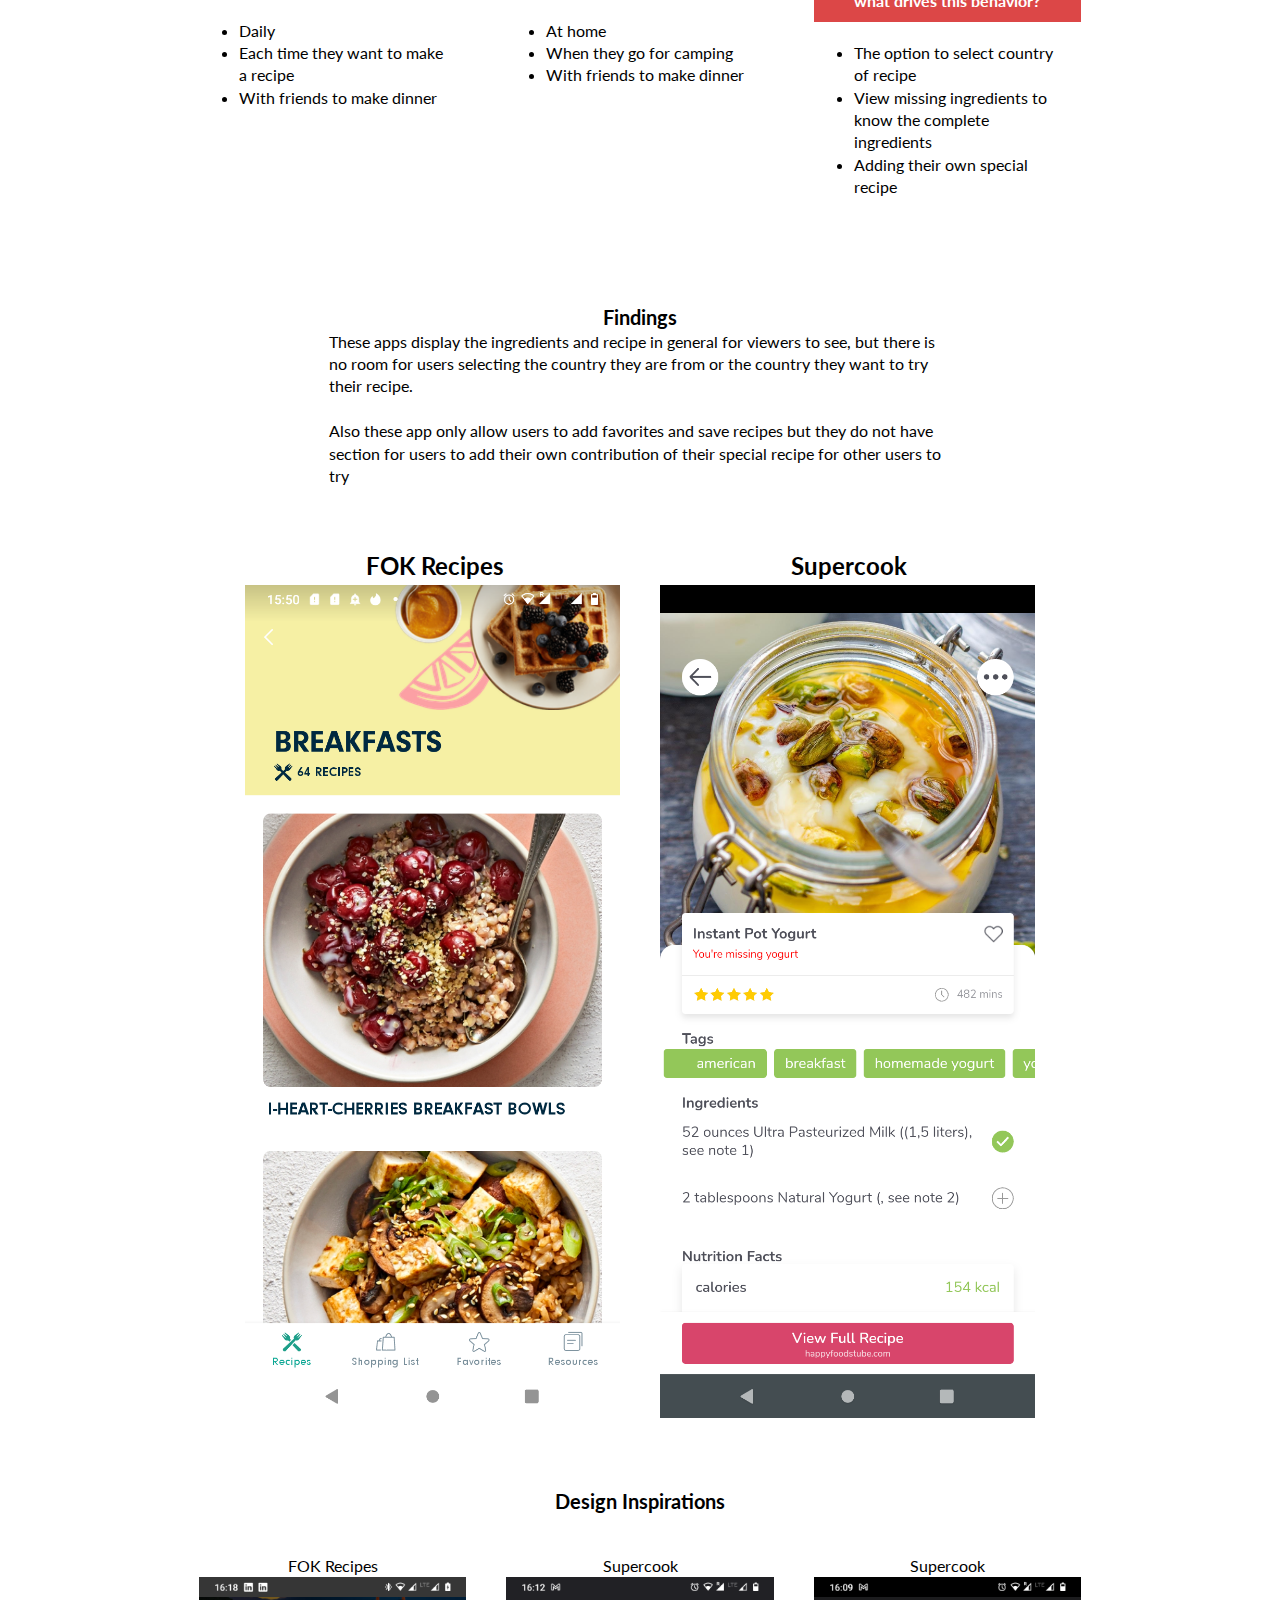
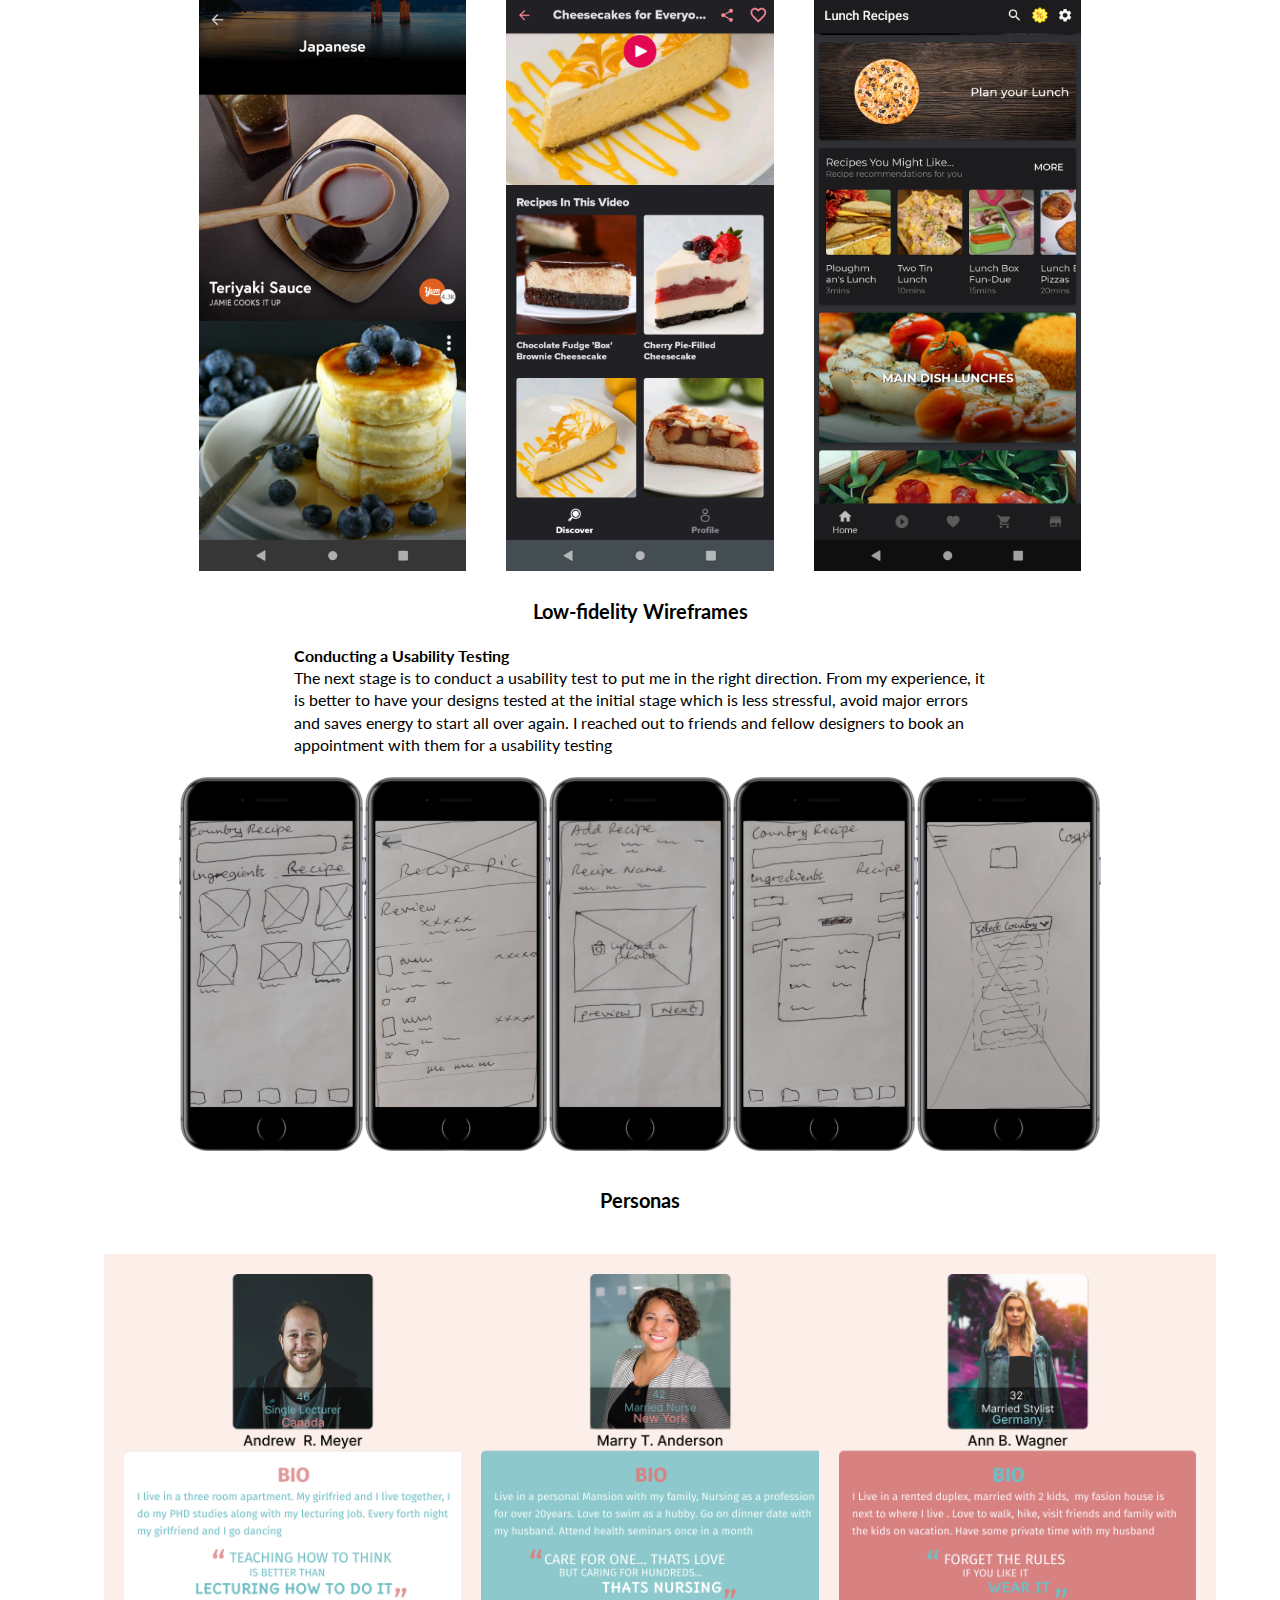
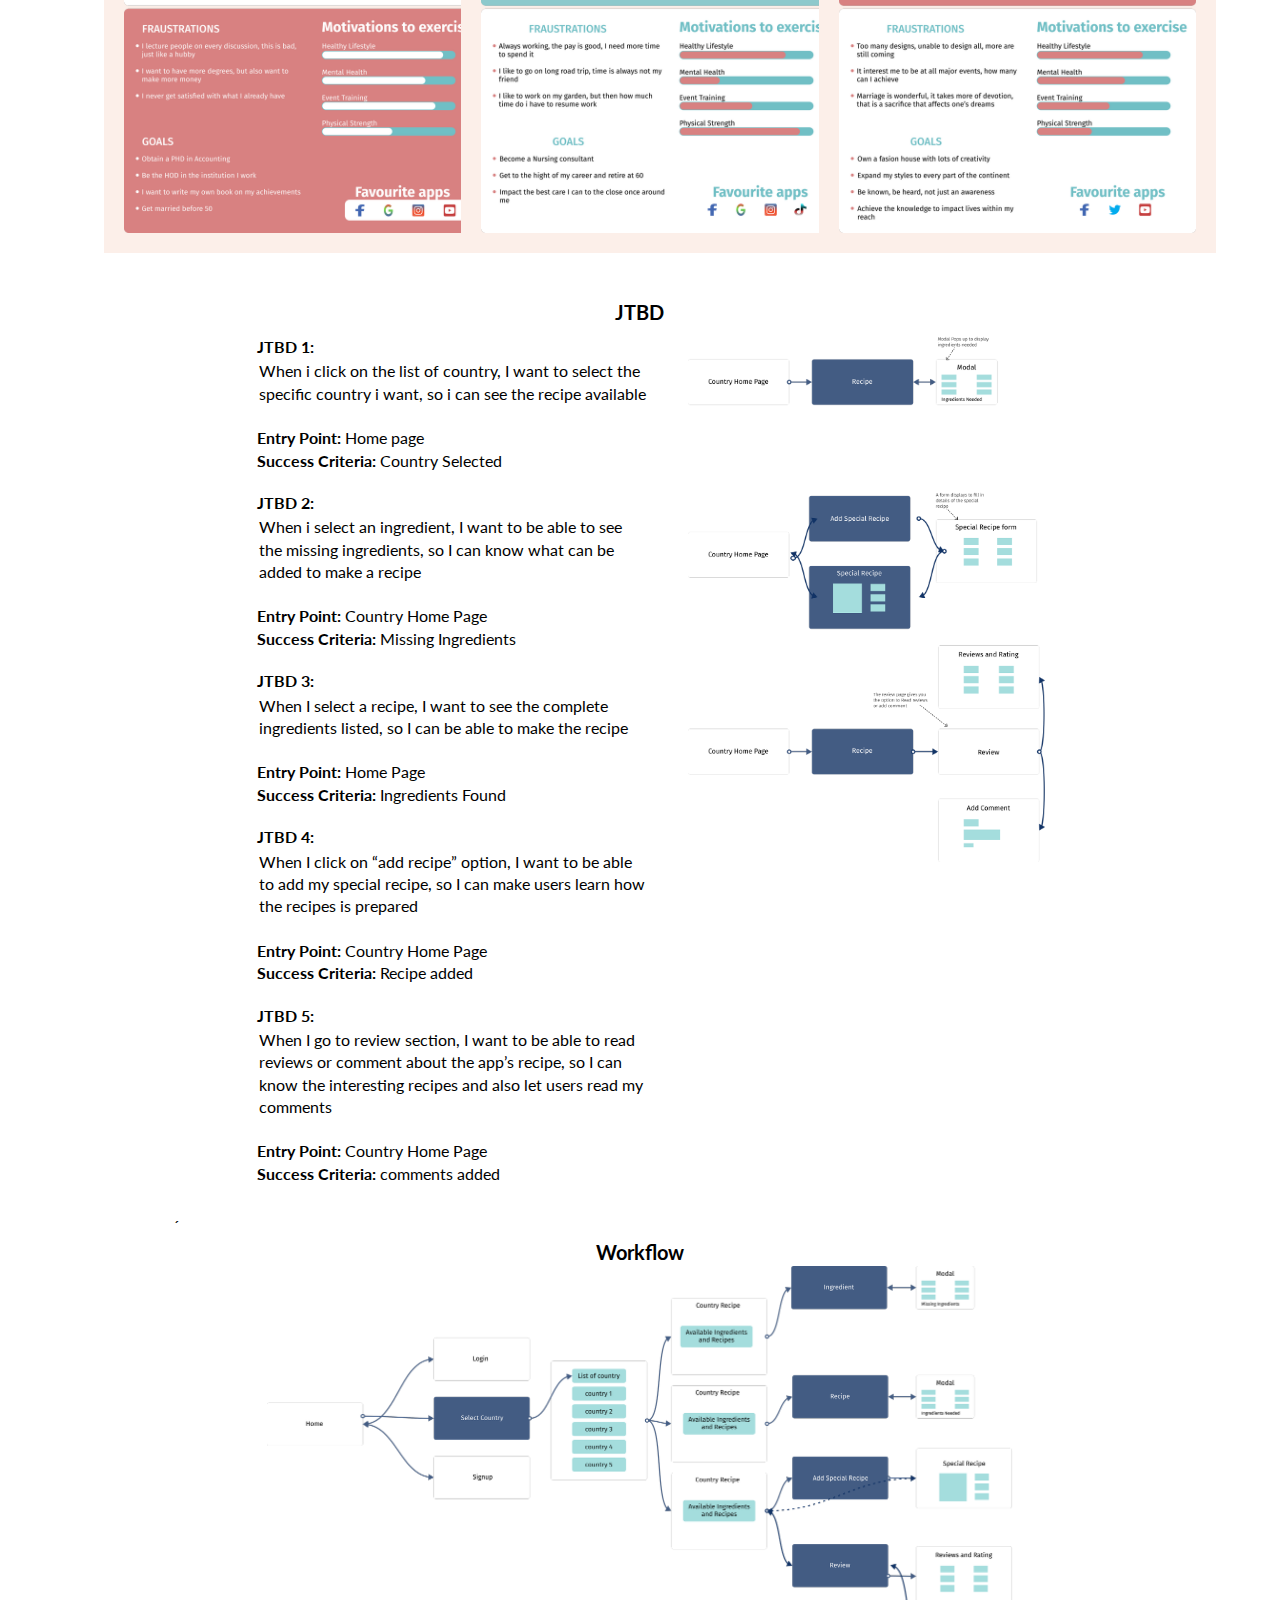
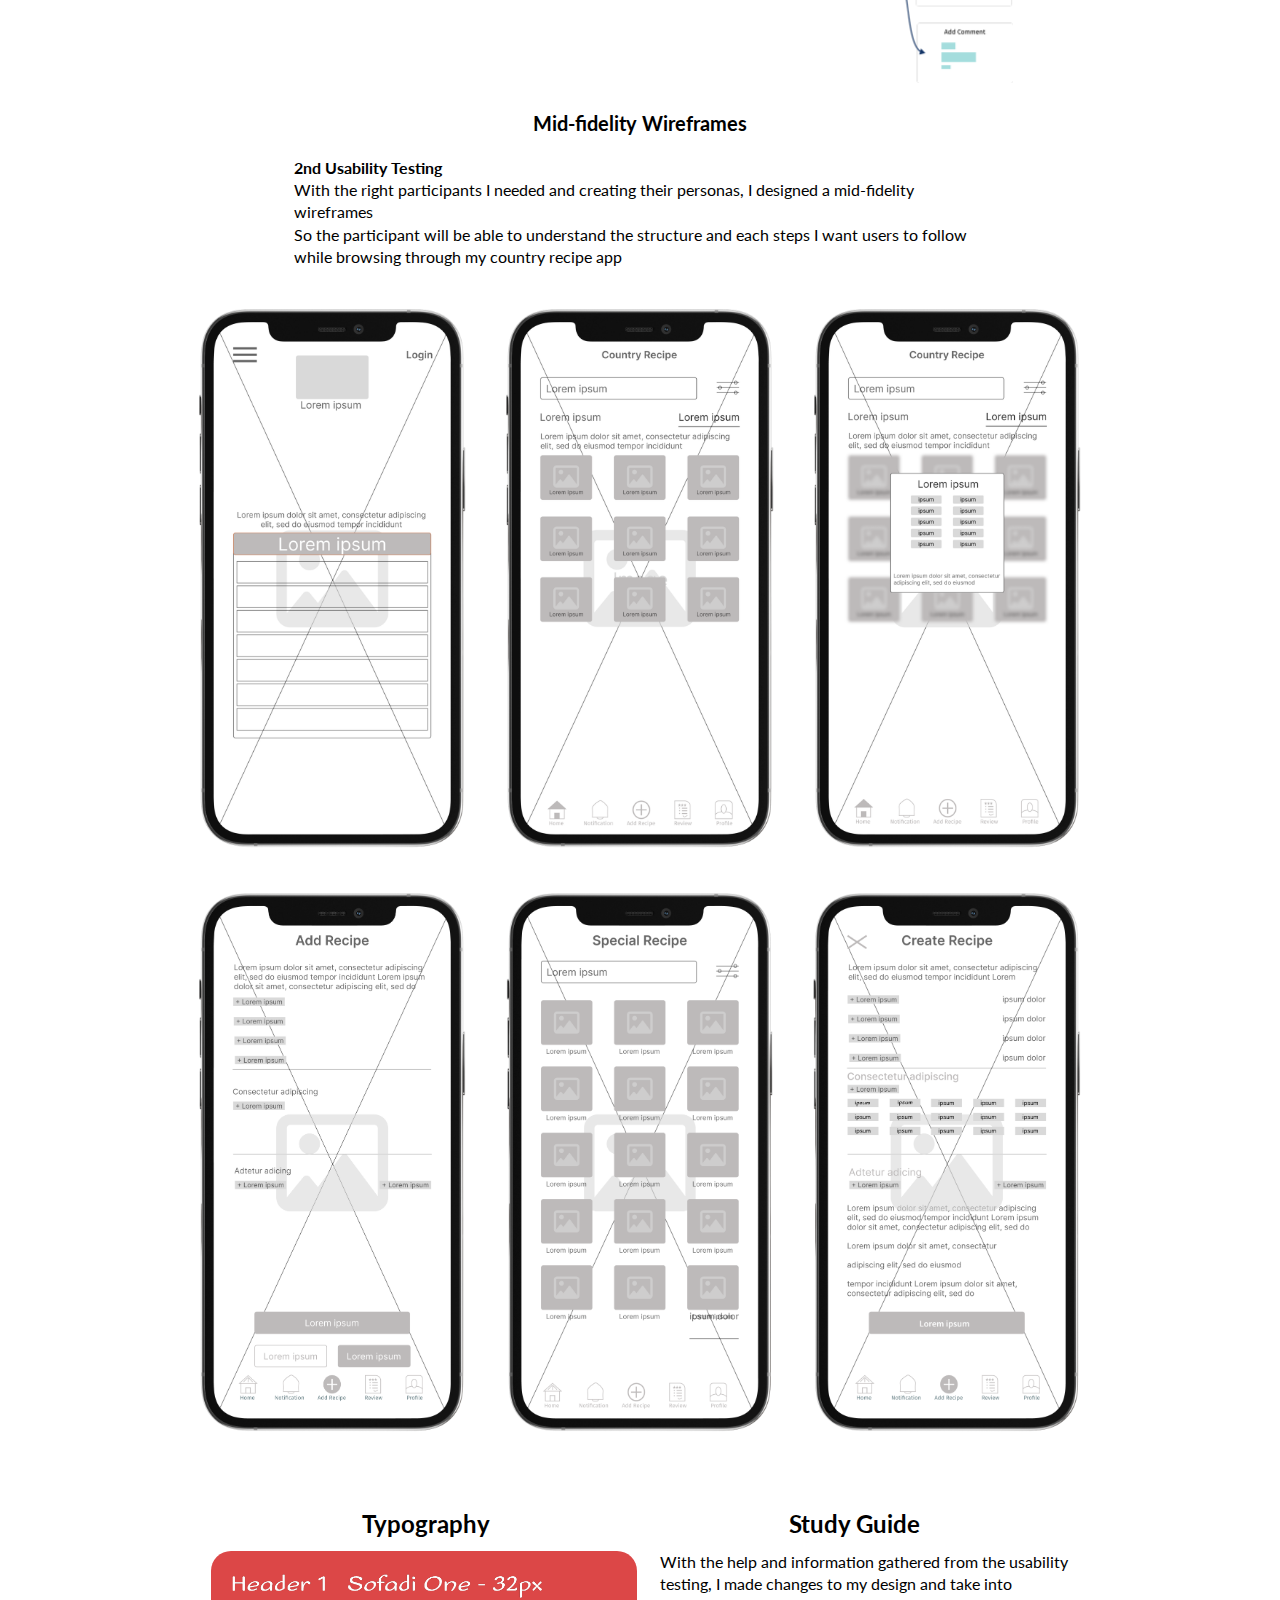
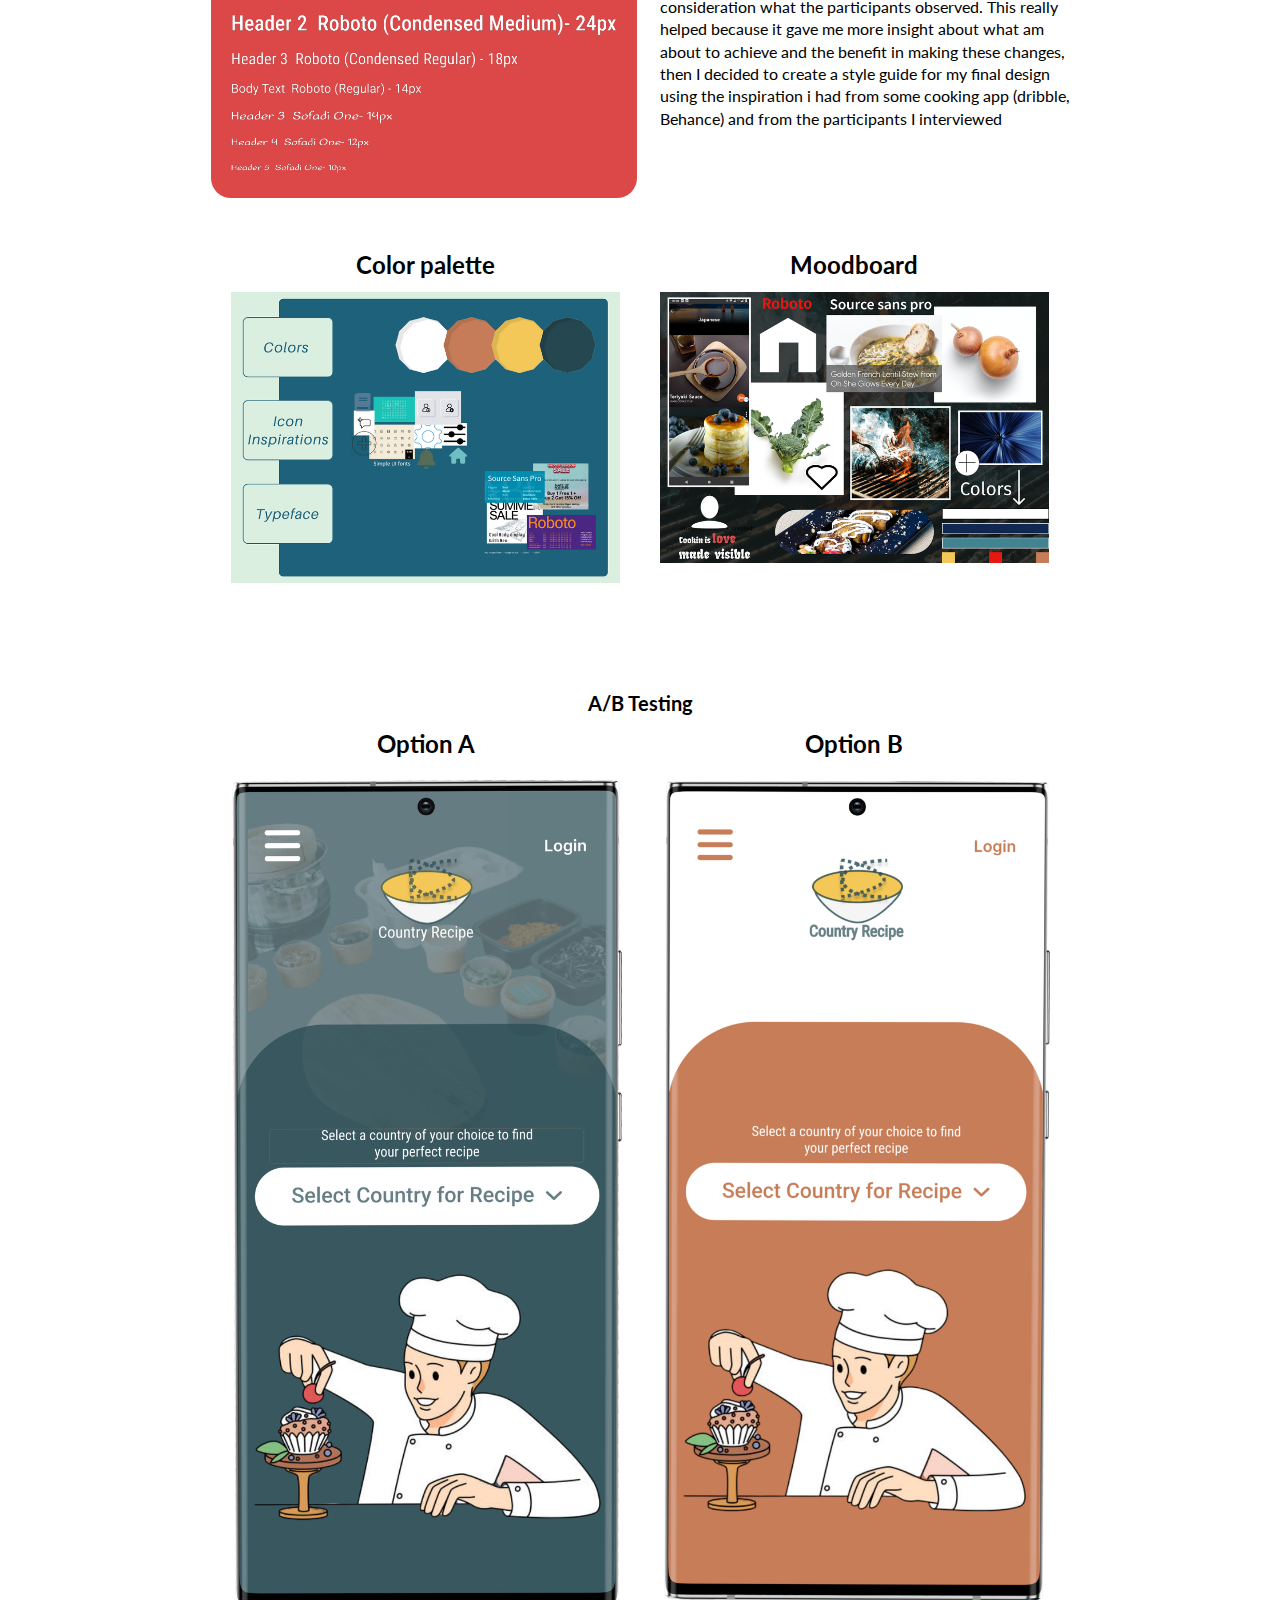
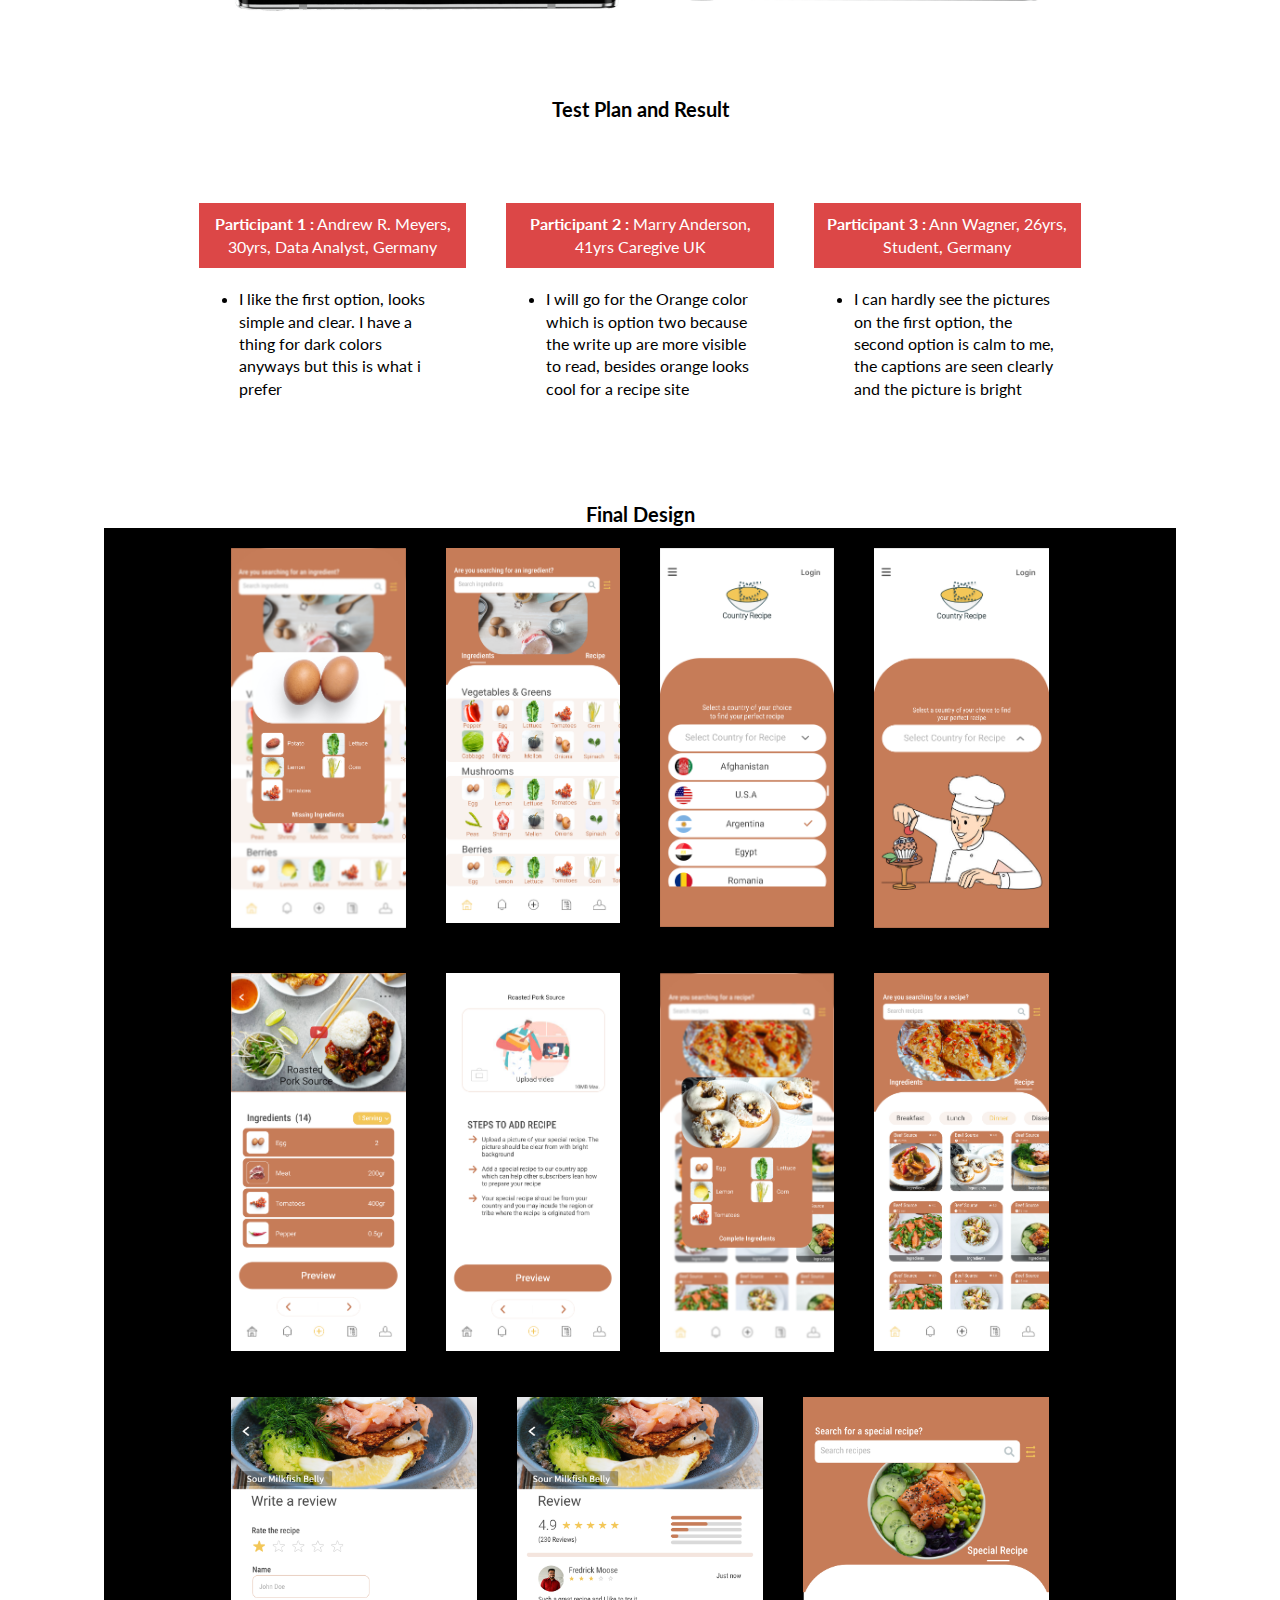
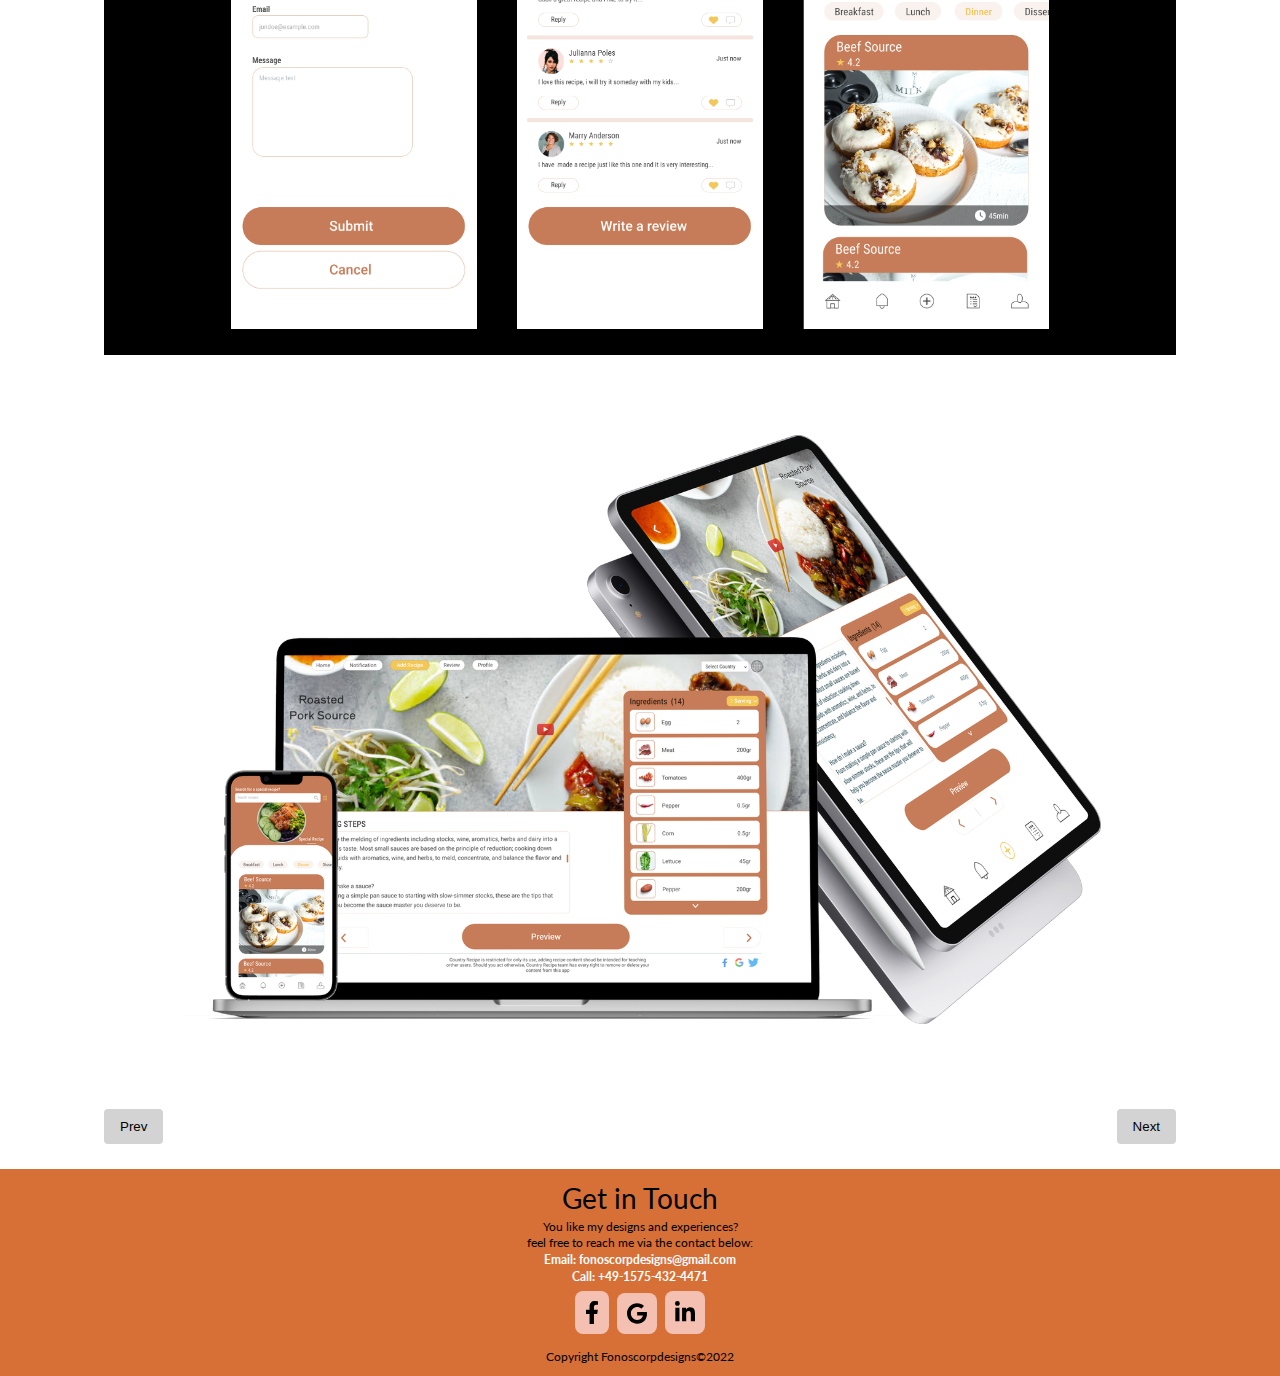
<file: country-recipe.html>
<!DOCTYPE html>
<html lang="en" dir="ltr">
<!--Head Section-->

<head>
    <meta charset="utf-8">
    <meta name="viewport" content="width=device-width, initial scale=1">
    <title>Fonoscorp Designs</title>
    <link rel="icon" type="image/x-icon" href="img/favicon.ico">
    <link href="https://fonts.googleapis.com/css?family=Lato:300,400,700" rel="stylesheet">
    <link rel="stylesheet" href="css/style.css">
    <link rel="stylesheet" href="https://cdnjs.cloudflare.com/ajax/libs/font-awesome/4.7.0/css/font-awesome.min.css">
    <script src="https://code.jquery.com/jquery-3.6.1.min.js" integrity="sha256-o88AwQnZB+VDvE9tvIXrMQaPlFFSUTR+nldQm1LuPXQ=" crossorigin="anonymous"></script>
    <script src="js/script.js"></script>
</head>

<body>
    <!--Header Section-->
    <header>
    <div class="top-heading">
      <div class="navtoggle" id="myNavtoggle">
        <label class="logo"><a href="index.html">
            <img src="img/logo-1.svg" alt="Fonoscorp"></a>
        </label>
        <nav>
          <ul>
        <li><a class="active" href="index.html">Home</a></li>
<li class="dropdown">
  <div onclick="myFunction()" class="dropbtn">Work</div>
  <div id="myDropdown" class="dropdown-content">
    <a href="android.html">SoundMix</a>
	  <a href="pocket-vault.html">Pocket Vault</a>
	  <a href="country-recipe.html">Country Recipe</a>
    <a href="vintage-app.html" style="display: none">Vintage App</a>
	  <a href="game.html">Game App</a>
	  <a href="travel-app.html" style="display: none">Travel App</a>
  </div>
</li>
            <li><a href="about.html">About</a></li>
            <li><a href="#footer">Contact</a></li>
            <li><a href="javascript:void(0);" class="icon" onclick="menuToggle()"><i class="fa fa-bars"></i></a></li>
          </ul>

        </nav>
      </div>
    </div>
  </header>





        <!--Main Hero Section-->
	<div class="main-project">
            <div class="country-profile-name">
			<div class="country-logo-area">
		<img src="img/country-recipe/logo.png" alt="image">
				<h3>Country Recipe</h3></div>
					
                <p>
                    UI/UX Design Case Study<br>
                    Created with Figma<br>
                    Duration: 9 weeks
                </p>
        </div>

		
		
        <!--Project Section-->
<div class="cooking-heading">
			<h2>About Country Recipe</h2>
					<p>A cooking app which gives users the opportunity to narrow their search by selecting the country they want to find a recipe from. Users will have the opportunity to get the missing ingredients needed to add to the ingredients they already have, the complete ingredients they need to make recipe(s) and also allow users to add their special recipe to the app</p>
		</div>
		
			<div class="approach-heading">
				<h2>Design Approach</h2>
			<div class="early-approach-area">
			<div class="early-reserach">
			<b>Brief and early ideation research</b>
					<p>I browsed through a lot of cooking apps and found out that most cooking apps are the same, showing different recipes and ingredients needed, no room to add a favorite recipe, introducing notes and videos for learning and even having your daily and weekly meal planner.</p>
		</div>
				
				</div>
	</div>
			
			<!--The 5 Ws Section-->
			<div class="the-participants">
					<div class="participants-1">
			<div class="why-recipe"><b>Who are you designing for?</b></div>
						<ul class="explain-area1">
					<li>
					Users who can search recipes from other different country</li>
					<li>
					Users who need to know how to prepare new recipes.</li>
					<li>
						User can also contribute their special recipes to the app</li></ul>		
		</div>
				
			<div class="participants-1">
			<div class="why-recipe"><b>What kinds of tasks and goals will your audience be accomplishing as they use your website or app?</b></div>
				<ul class="explain-area1">
				<li>
					Learning new recipes</li>
				<li>
					Checking for missing ingredients</li>
				<li>
					Checking for complete ingredients</li>
				<li>
					Adding their special recipes</li>
				</ul>
		</div>
				</div>
				
				<div class="the-participants">
					<div class="participants">
		<div class="why-recipe"><b>When will your audience be engaging with your products?</b></div>
				
		<ul class="explain-area1">
			<li> Daily </li>
			<li> Each time they want to make a recipe </li>
			<li> With friends to make dinner </li>
				</ul>
				</div>
			
			
			
			<div class="participants">
			<div class="why-recipe"><b>Where will your audience be using what you’re designing?</b></div>
				<ul class="explain-area1">
				<li> At home </li>
			<li> When they go for camping </li>
			<li> With friends to make dinner </li>
				</ul>
		</div>
			
			<div class="participants">
			<div class="why-recipe"><b>Why is your audience choosing to use what you’ve designed and what drives this behavior?</b></div>
				<ul class="explain-area1">
				<li>The option to select country of recipe </li>
			<li> View missing ingredients to know the complete ingredients </li>
			<li> Adding their own special recipe</li>
				</ul>
				
		</div>
			</div>
				
			 <!--findings-->
		<div class="cooking-heading">
			<h2>Findings</h2>
			<p>These apps display the ingredients and recipe in general for viewers to see, but there is no room for users selecting the country they are from or the country they want to try their recipe. <br><br>
Also these app only allow users to add favorites and save recipes but they do not have section for users to add their own contribution of their special recipe for other users to try</p>
		
			<div class="cooking-finding">
				<div class="findings-area-tab">
					<div class="findings-tab-pic">
						<h5>FOK Recipes</h5>
						<div><img src="img/country-recipe/findings/1.png" alt="image"></div>
					</div>
				<div class="findings-tab-pic">
					<h5>Supercook</h5>
					<div><img src="img/country-recipe/findings/2.png" alt="image">
					</div>
					</div>	
        </div>
		
			</div>
	</div>
			<div class="cooking-finding">
			
		<h2>Design Inspirations</h2>
			<div class="findings-area">
				<div class="inspiration-tab">
					<p>FOK Recipes</p>
					<div><img src="img/country-recipe/findings/3.png" alt="image"></div>
					</div>
				<div class="inspiration-tab">
					<p>Supercook</p>
					<div><img src="img/country-recipe/findings/4.png" alt="image"></div>
					</div>	
				
				<div class="inspiration-tab">
					<p>Supercook</p>
					<div><img src="img/country-recipe/findings/5.png" alt="image"></div>
					</div>	
        </div>
		
			</div>
		
		

          
			
			
				
				 <!--Mid fidelity-->
		<div class="cook-specifiecs-area">
				<h2>Low-fidelity Wireframes</h2>
			<p>
			<b>Conducting a Usability Testing</b><br>

The next stage is to conduct a usability test to put me in the right direction. From my experience, it is better to have your designs tested at the initial stage which is less stressful, avoid major errors and saves energy to start all over again. I reached out to friends and fellow designers to book an appointment with them for a usability testing
			</p>
			<div class="sketch-frame">
				<div class="wireframes-tab">
				<img src="img/country-recipe/low-fidelity/1.png" alt="image">
        </div>
			<div class="wireframes-tab">
				<img src="img/country-recipe/low-fidelity/2.png" alt="image">
        </div>
			<div class="wireframes-tab">
				<img src="img/country-recipe/low-fidelity/3.png" alt="image">
        </div>
			<div class="wireframes-tab">
				<img src="img/country-recipe/low-fidelity/4.png" alt="image">
        </div>
			<div class="wireframes-tab">
				<img src="img/country-recipe/low-fidelity/5.png" alt="image">
        </div>
				</div>
		</div>
			
			
		 <!--Personas fidelity-->
		<div class="personas-area">
				<h2>Personas</h2>
			<div class="personas">
				<div class="personas-tab">
				<img src="img/country-recipe/personas/1.png" alt="image">
        </div>
			<div class="personas-tab">
				<img src="img/country-recipe/personas/2.png" alt="image">
        </div>
			<div class="personas-tab">
				<img src="img/country-recipe/personas/3.png" alt="image">
        </div>
		</div>
			</div>
			
			
				 <!--JTBD Session-->
		<div class="jtbd-area">
				<h2>JTBD</h2>
			<div class="jtbd-layers">
				<div class="jtbd-steps">
			<div class="jtbd1">
			<div><b>JTBD 1:</b></div>
<p>When i click on the list of country, I want to select the specific country i want, so i can see the recipe available</p>
			<div>
			<b>Entry Point:</b> Home page
			</div>
				<div>
			<b>Success Criteria:</b> Country Selected
			</div>
			</div>
			<div class="jtbd1">
			<div><b>JTBD 2:</b></div>
<p>When i select an ingredient, I want to be able to see the missing ingredients, so I can know what can be added to make a recipe</p>
			<div>
			<b>Entry Point:</b> Country Home Page
			</div>
				<div>
			<b>Success Criteria:</b> Missing Ingredients
			</div>
			</div>
				<div class="jtbd1">
			<div><b>JTBD 3:</b></div>
<p>When I select a recipe, I want to see the complete ingredients listed, so I can be able to make the recipe</p>
			<div>
			<b>Entry Point:</b> Home Page
			</div>
				<div>
			<b>Success Criteria:</b> Ingredients Found
			</div>
			</div>
			
							<div class="jtbd1">
			<div><b>JTBD 4:</b></div>
<p>When I click on “add recipe” option, I want to be able to add my special recipe, so I can make users learn how the recipes is prepared</p>
			<div>
			<b>Entry Point:</b> Country Home Page
			</div>
				<div>
			<b>Success Criteria:</b> Recipe added
			</div>
			</div>
			
				<div class="jtbd1">
			<div><b>JTBD 5:</b></div>
<p>When I go to review section, I want to be able to read reviews or comment about the app’s recipe, so I can know the interesting recipes and also let users read my comments</p>
			<div>
			<b>Entry Point:</b> Country Home Page
			</div>
				<div>
			<b>Success Criteria:</b> comments added
			</div>
			</div>
					</div>
				
			<div class="jtbd-steps">
				<img src="img/country-recipe/jtbd1.png" alt="image">
        </div>
				</div>

		</div>
			
			<div class="jtbd-area">
			<div class="jtbd1">
			´<h2>Workflow</h2>
			<div class="jtbd-steps-main">
				<img src="img/country-recipe/jtbd.png" alt="image">
        </div>

		</div>
			</div>
			
			 <!--Mid fidelity-->
		<div class="cook-specifiecs-area">
				<h2>Mid-fidelity Wireframes</h2>
			<p>
			<b>2nd Usability Testing</b><br>

With the right participants I needed and creating their personas, I designed a mid-fidelity wireframes<br>
				So the participant will be able to understand the structure and each steps I want users to follow while browsing through my country recipe app
			</p>
			<div class="sketch-frame">
				<div class="mood-tab">
				<img src="img/country-recipe/mid.fidelity/1.png" alt="image">
        </div>
			<div class="mood-tab">
				<img src="img/country-recipe/mid.fidelity/2.png" alt="image">
        </div>
			<div class="mood-tab">
				<img src="img/country-recipe/mid.fidelity/3.png" alt="image">
        </div>
				</div>
			<div class="sketch-frame">
			<div class="mood-tab">
				<img src="img/country-recipe/mid.fidelity/4.png" alt="image">
        </div>
			<div class="mood-tab">
				<img src="img/country-recipe/mid.fidelity/5.png" alt="image">
        </div>
			<div class="mood-tab">
				<img src="img/country-recipe/mid.fidelity/6.png" alt="image">
        </div>
			
		</div>
	</div>
			
	 <!--Study Guide-->
		<div class="specifiecs-area">
			<div class="study-text-n-typo">
				<div class="study-text">
				<h5>Typography</h5>
				<div class="typo-tab">
				<img src="img/country-recipe/typo/3.png" alt="image">
        </div>
			
	</div>
			 <!--Study Guide-->
	<div class="study-text">
				<h5>Study Guide</h5>
			<p>
			
With the help and information gathered from the usability testing, I made changes to my design and take into consideration what the participants observed. This really helped because it gave me more insight about what am about to achieve and the benefit in making these changes, then I decided to create a style guide for my final design using the inspiration i had from some cooking app (dribble, Behance) and from the participants I interviewed
			</p></div>
				</div>
			<div class="study-text-n-typo">
				
				<div class="mood-tab">
					<h5>Color palette</h5>
				<img src="img/country-recipe/typo/colors.png" alt="image">
        </div>
			<div class="mood-tab">
				<h5>Moodboard</h5>
				<img src="img/country-recipe/typo/moodboard.png" alt="image">
        </div>
			
			</div>
		</div>
			
			
			<!--AB testing-->
		<div class="specifiecs-area">
				<h2>A/B Testing</h2>
			<div class="ab-type">
				<div class="wireframes-tab">
					<h5>Option A</h5>
				<img src="img/country-recipe/ab-testing/a.png" alt="image">
        </div>
			<div class="wireframes-tab">
				<h5>Option B</h5>
				<img src="img/country-recipe/ab-testing/b.png" alt="image">
        </div>
			
			</div>
		</div>
			
			
		 <!--User testing-->
		<h2>Test Plan and Result</h2>
				
			
				<div class="the-participants">
		<div class="participants">
		<div class="why-recipe"><b>Participant 1 :</b> Andrew R. Meyers, 30yrs, Data Analyst, Germany</div>
				
		<ul class="explain-area1">
				<li> I like the first option, looks simple and clear. I have a thing for dark colors anyways but this is what i prefer </li>
				</ul>
				</div>
				
				<div class="participants">
		<div class="why-recipe"><b>Participant 2 :</b> Marry Anderson, 41yrs Caregive UK</div>
				
		<ul class="explain-area1">
				<li> I will go for the Orange color which is option two because the write up are more visible to read, besides orange looks cool for a recipe site </li>
				</ul>
				</div>
				
				<div class="participants">
		<div class="why-recipe"><b>Participant 3 :</b> Ann Wagner, 26yrs, Student, Germany</div>
				
		<ul class="explain-area1">
				<li> I can hardly see the pictures on the first option, the second option is calm to me, the captions are seen clearly and the picture is bright </li>
				</ul>
				</div>
	</div>
			
		 
		
		
		 <!--Final Desings-->
		<div class="specifiecs-area">
			<h2>Final Design</h2>
			<div class="recipe-final-tab">
				
				<div class="sketch-frame">
			<div class="recipe-tab">
				<img src="img/country-recipe/design/2.png">
        </div>
			<div class="recipe-tab">
				<img src="img/country-recipe/design/3.png">
        </div>
			<div class="recipe-tab">
				<img src="img/country-recipe/design/4.png">
        </div>
			<div class="recipe-tab">
				<img src="img/country-recipe/design/5.png">
        </div>
				</div>
				<div class="sketch-frame">
			<div class="recipe-tab">
				<img src="img/country-recipe/design/6.png">
        </div>
			<div class="recipe-tab">
				<img src="img/country-recipe/design/7.png">
        </div>
			<div class="recipe-tab">
				<img src="img/country-recipe/design/8.png">
        </div>
			<div class="recipe-tab">
				<img src="img/country-recipe/design/9.png">
        </div>
				</div>
				<div class="sketch-frame">	
			<div class="recipe-tab">
				<img src="img/country-recipe/design/10.png">
        </div>
			<div class="recipe-tab">
				<img src="img/country-recipe/design/11.png">
        </div>
			<div class="recipe-tab">
				<img src="img/country-recipe/design/12.png">
        </div>
					</div>
				
			
		</div>
				</div>
	
	 <!--Mockup-->
	
     <div class="cook-mockup">
		 <img src="img/country-recipe/design-mockup/3.png" alt="image">
	</div>
	
	<div class="navigation-links">
	<a href="pocket-vault.html"><button class="btn2" onclick="prev()">Prev</button></a>
	<a href="game.html"><button class="btn1" onclick="next()">Next</button></a>
	</div>
	</div>
	
	<button onclick="topFunction()" id="myBtn" title="Go to top"><img src="img/top-arrow.png" alt="image"></button>
	
    <!--Footer Section-->
<footer>
	    <div id="footer">
		<div class="foot-menu">
        <div class="container">
            <div class="contact-text">

                <h3>Get in Touch</h3>
                <p>You like my designs and experiences?<br>
                    feel free to reach me via the contact below:</p>
            </div>
            <div class="contact">
                Email: <a href="mailto:fonoscorp1@gmail.com">fonoscorpdesigns@gmail.com</a><br>
                Call: <a href="tel:+4915777071198">+49-1575-432-4471</a>
            </div>



            <div class="social-link">
			
          <a href="https://www.facebook.com/" class="facebk"><img src="img/footer/fb.svg" alt="Project 2" /></a>
			<a href="https://www.google.com/" class="google"><img src="img/footer/gg.svg" alt="Project 2" /></a>
			<a href="https://www.linkedin.com/"  class="linkedin"><img src="img/footer/lkdin.svg" alt="Project 2" /></a>
			
        </div>

            <div class="copy">
                <p>Copyright Fonoscorpdesigns&copy;2022</p>
            </div>

        </div>
</div>
	   </div>
	</footer>
	
	
	<script>
// Get the button
let mybutton = document.getElementById("myBtn");

// When the user scrolls down 20px from the top of the document, show the button
window.onscroll = function() {scrollFunction()};

function scrollFunction() {
  if (document.body.scrollTop > 20 || document.documentElement.scrollTop > 20) {
    mybutton.style.display = "block";
  } else {
    mybutton.style.display = "none";
  }
}

// When the user clicks on the button, scroll to the top of the document
function topFunction() {
  document.body.scrollTop = 0;
  document.documentElement.scrollTop = 0;
}
</script>

</body>
		</html>
</file>
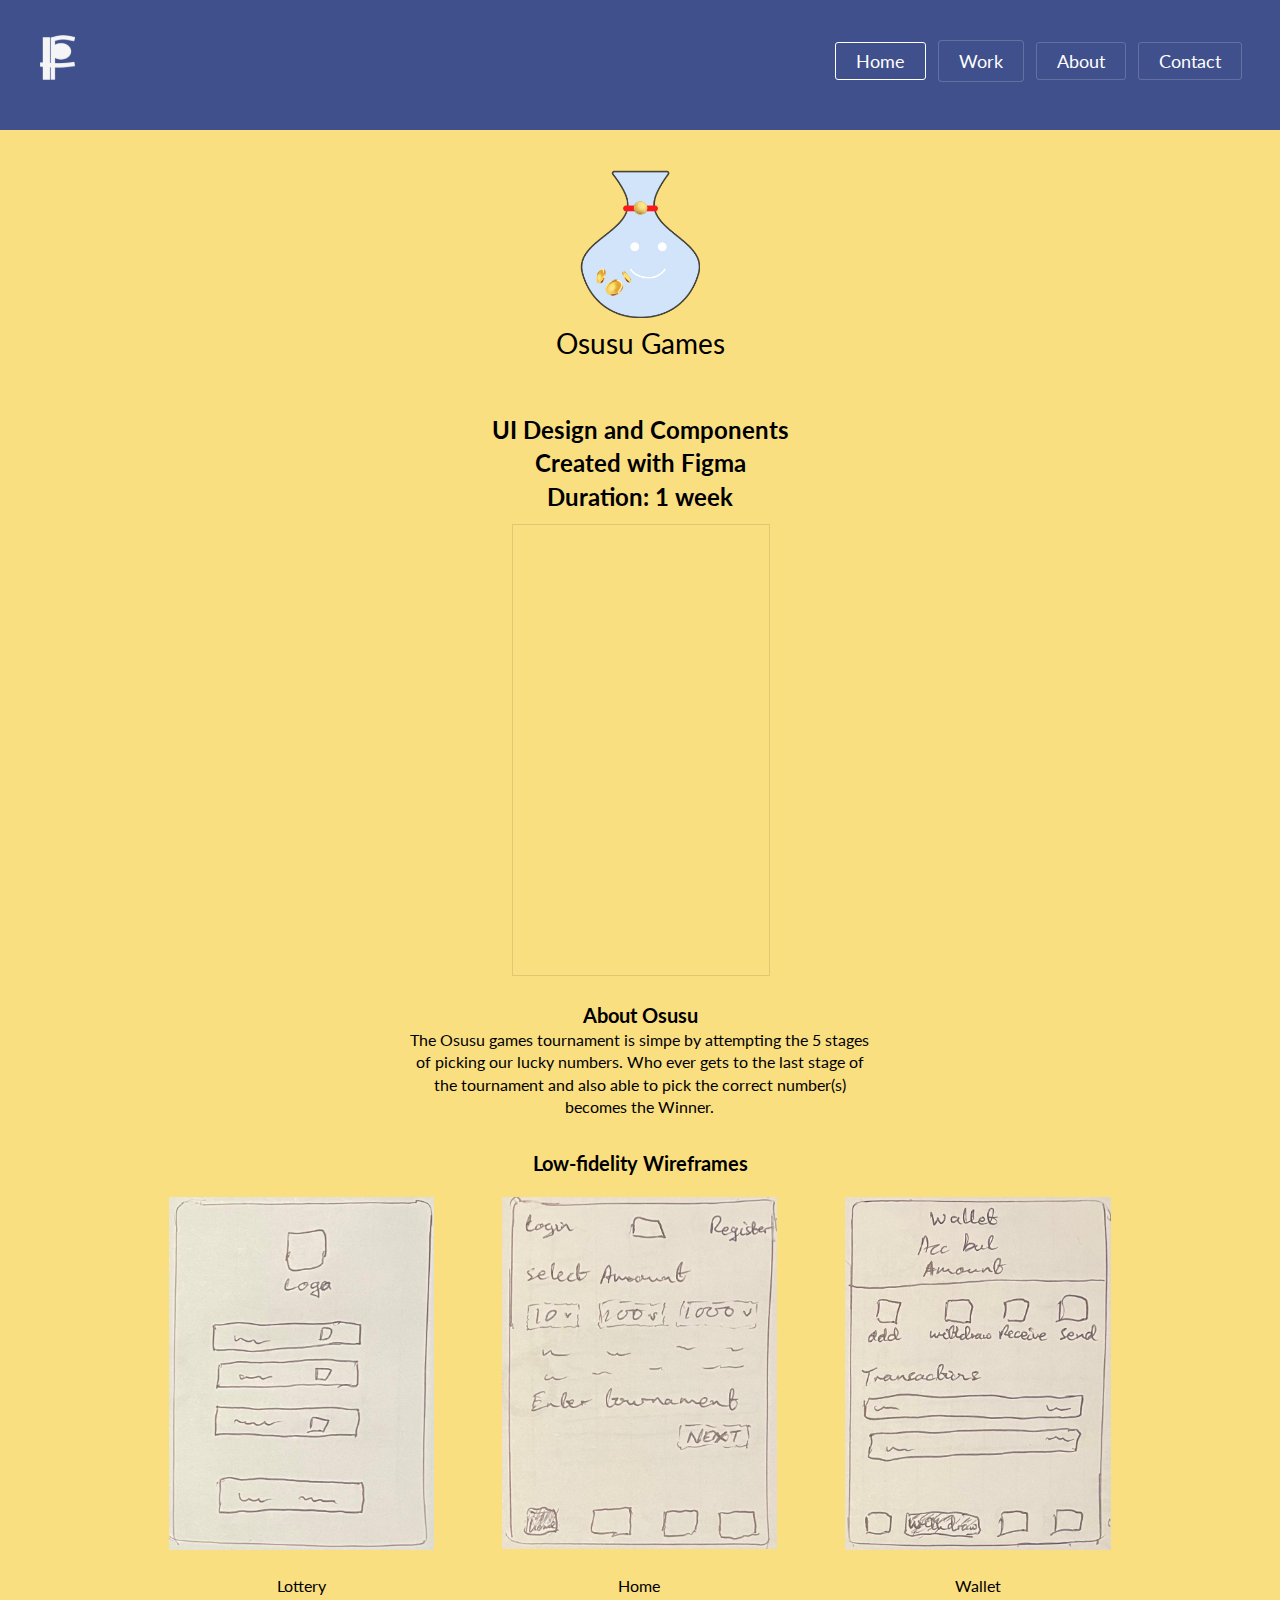
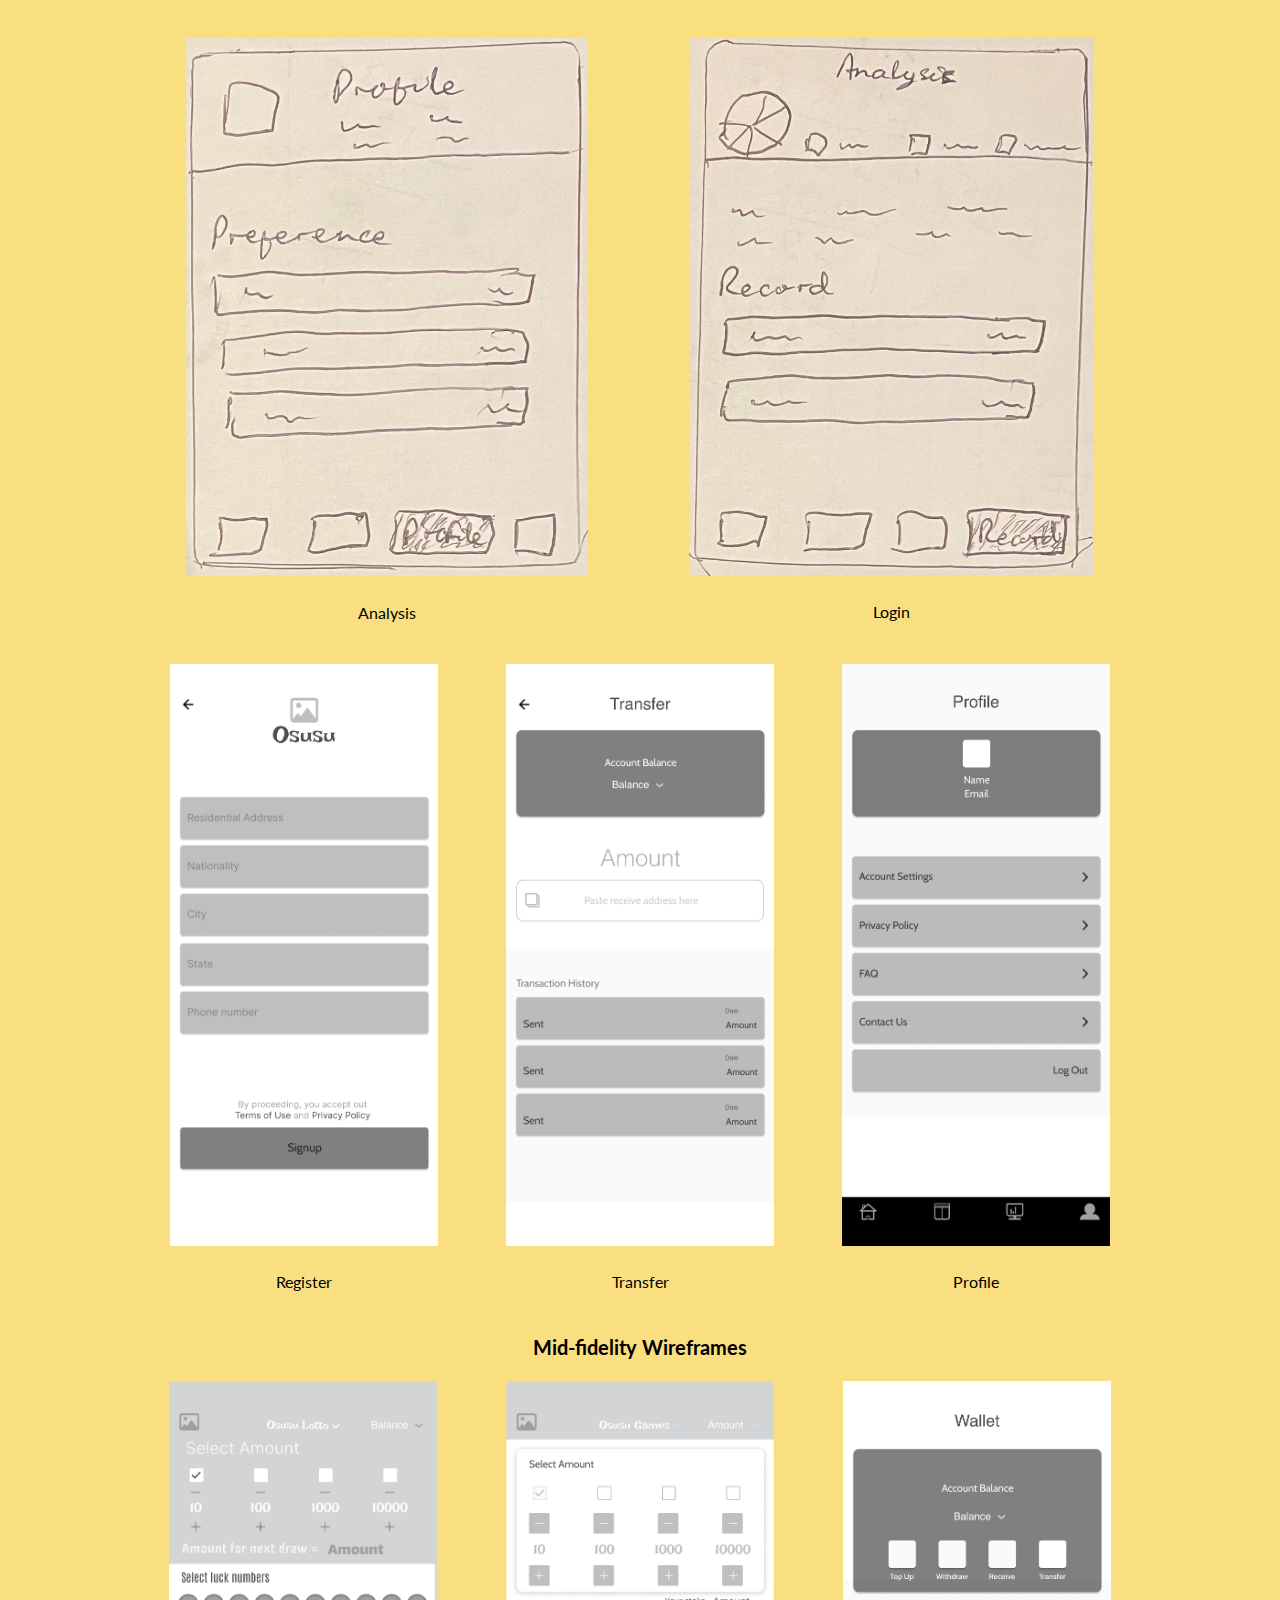
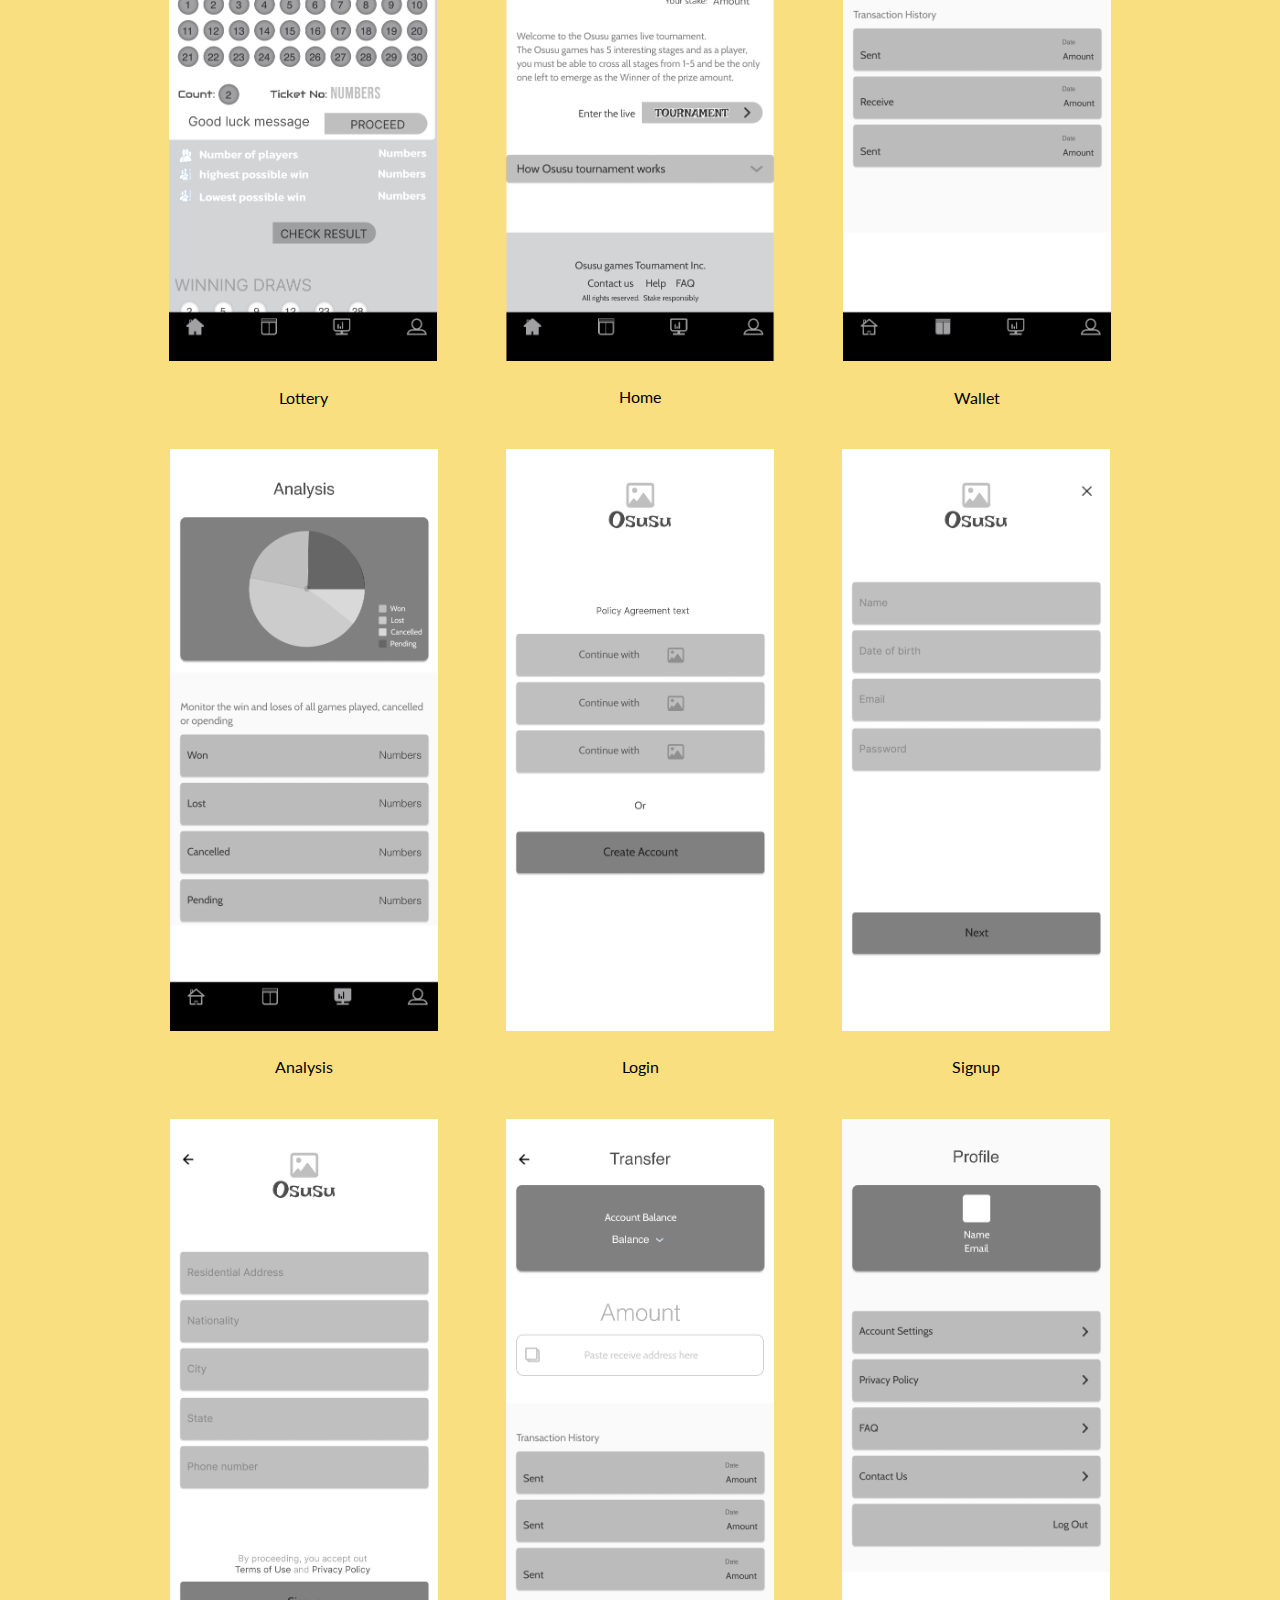
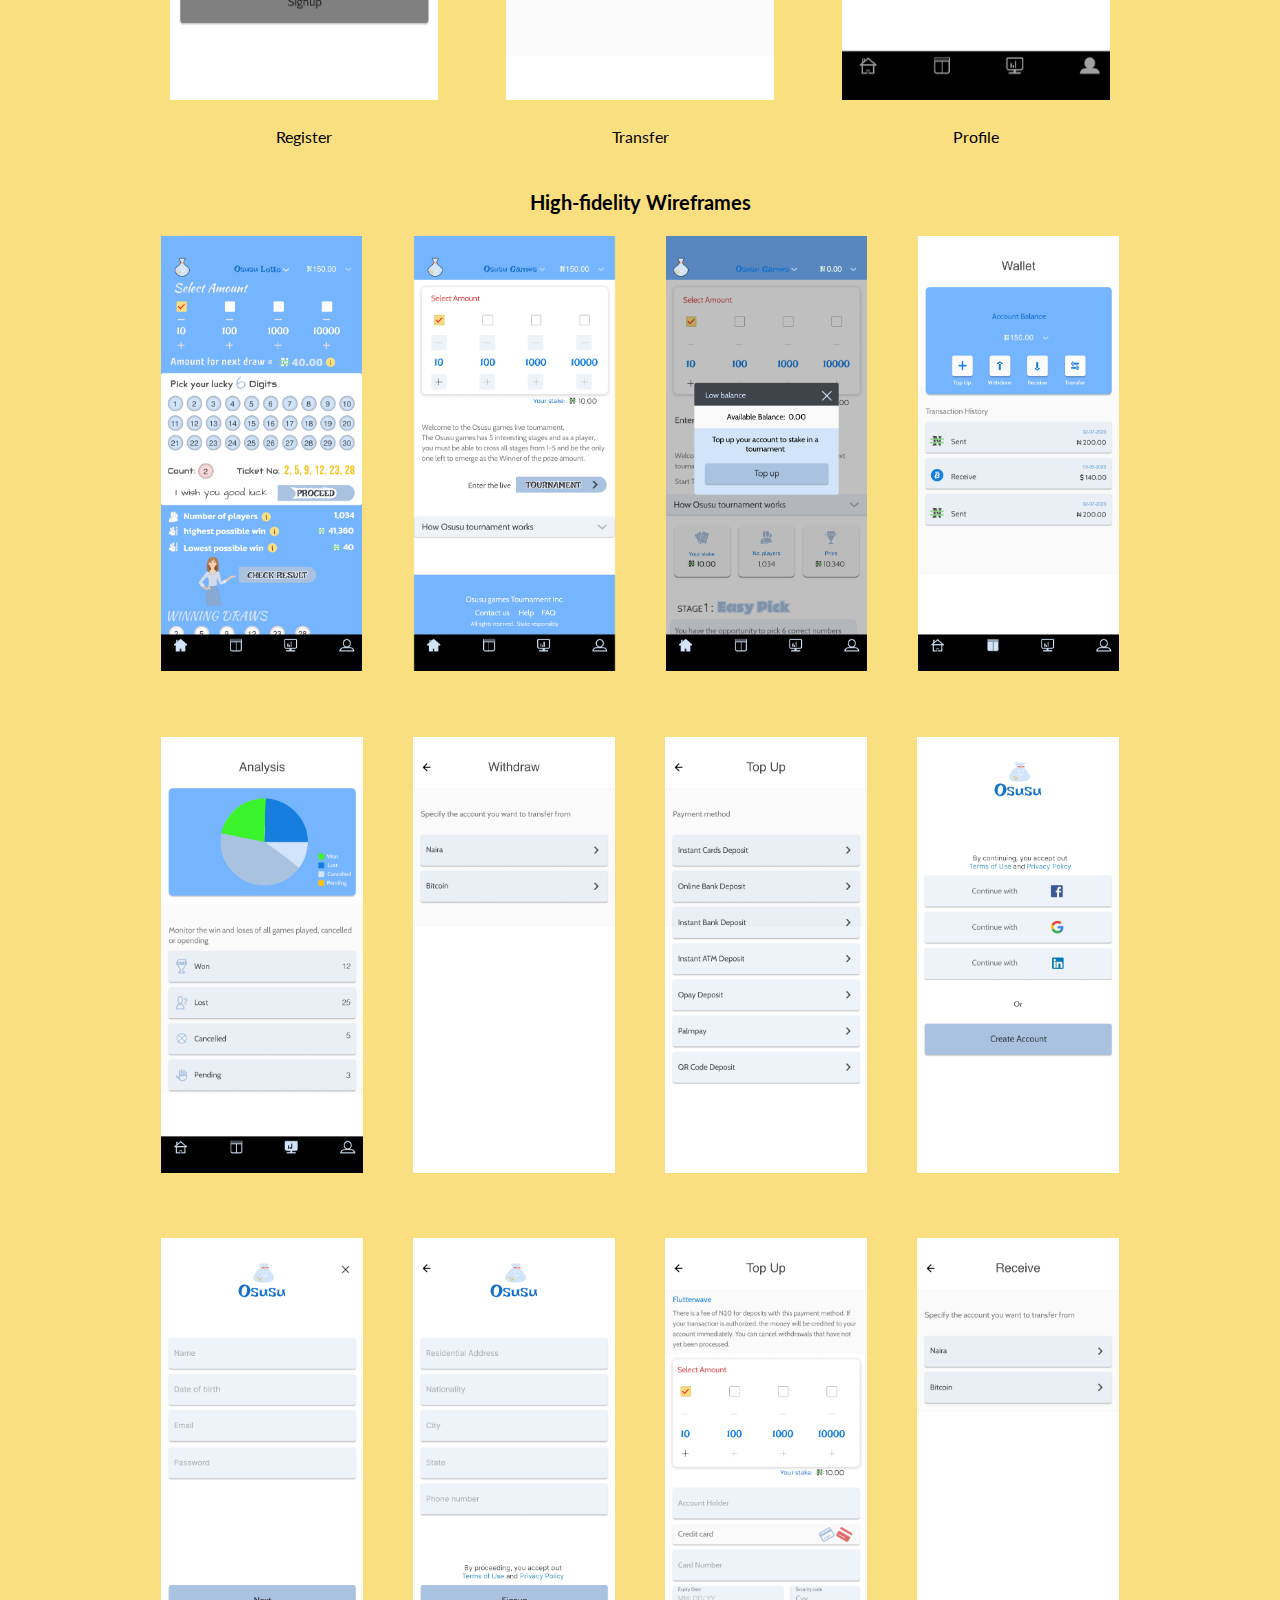
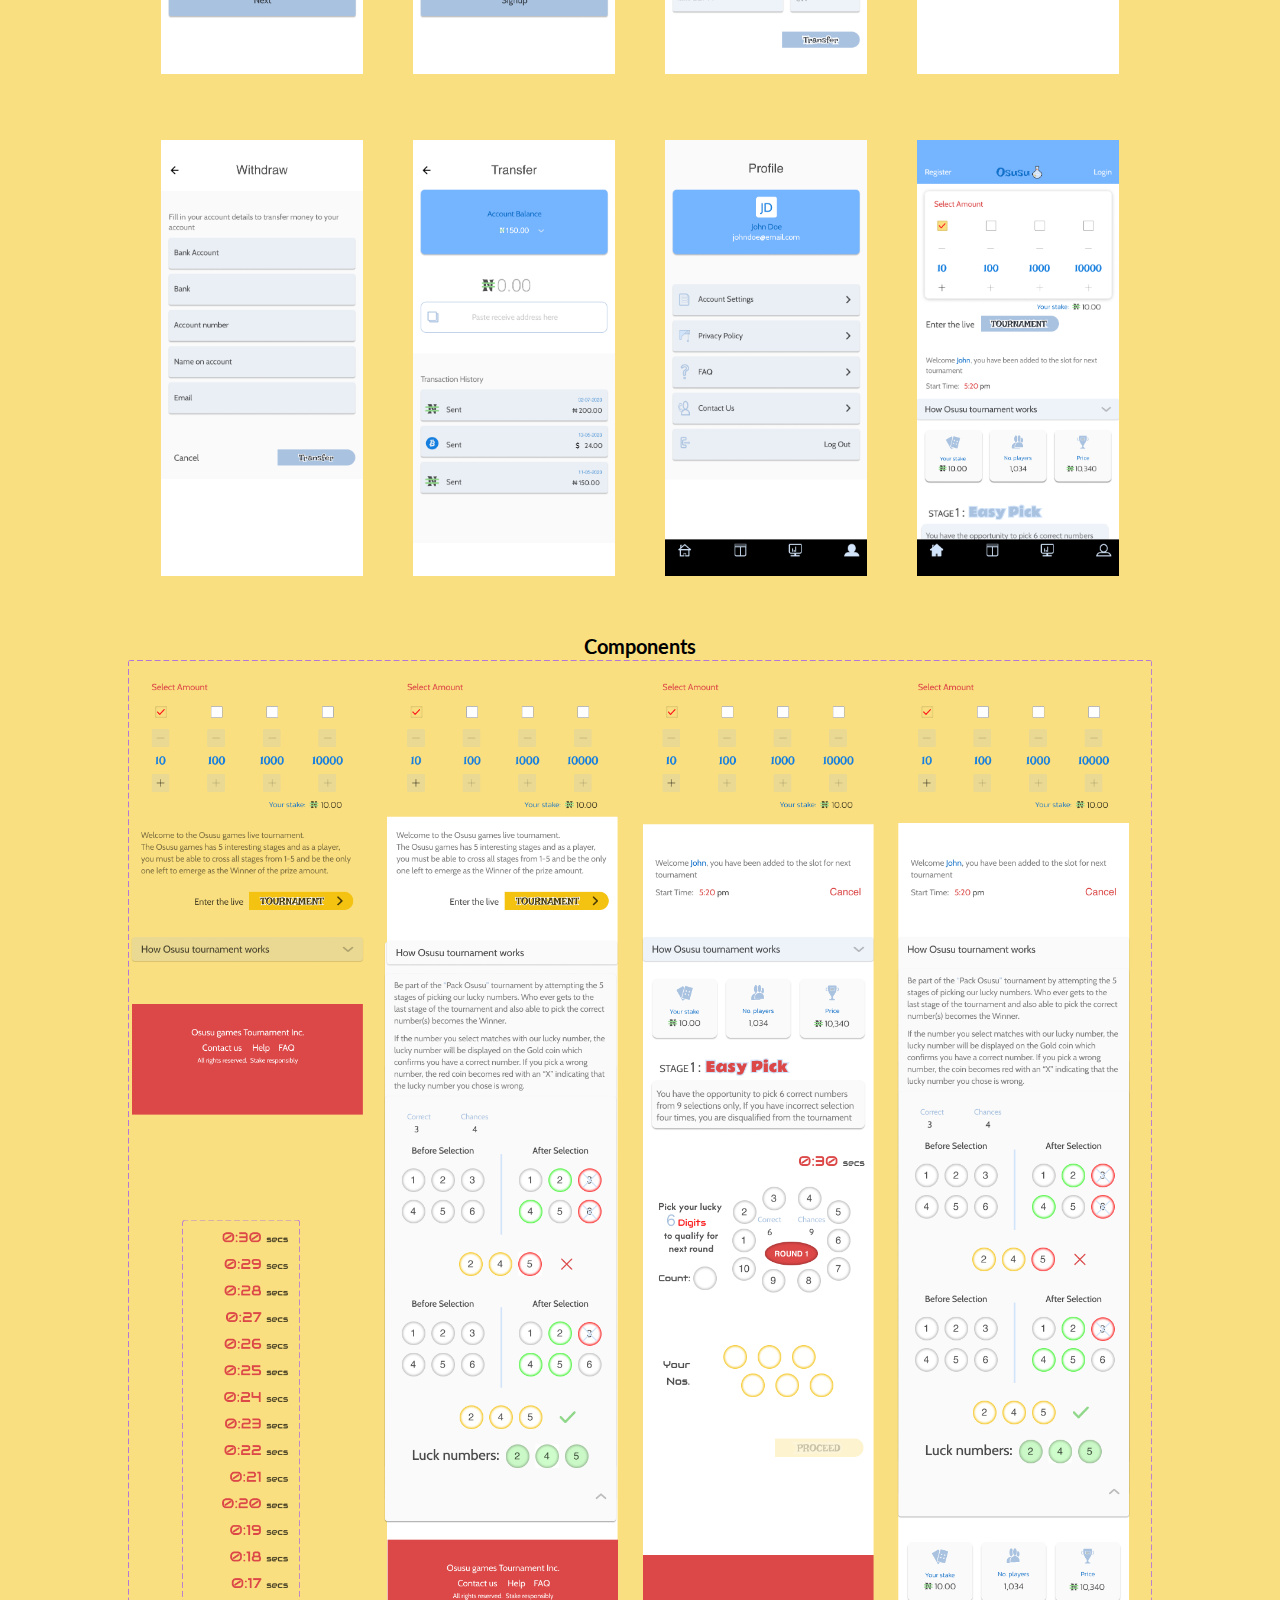
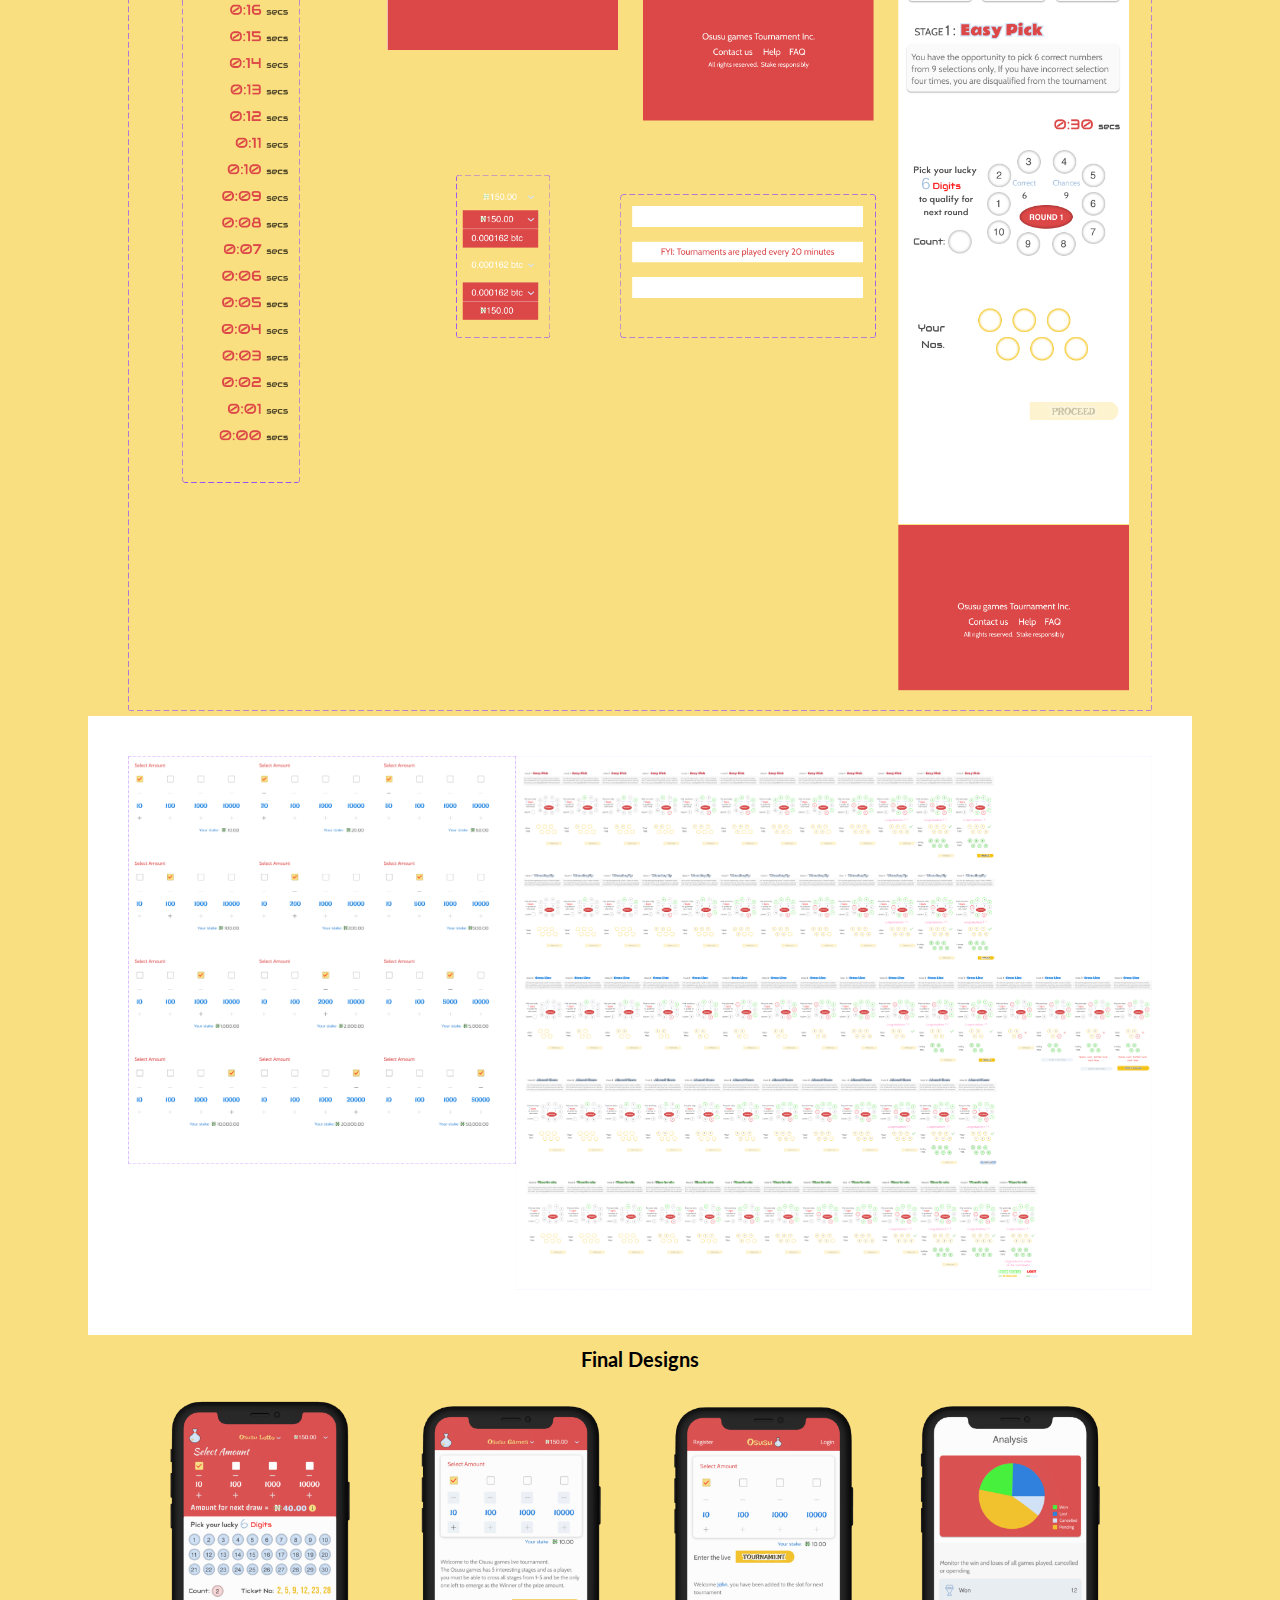
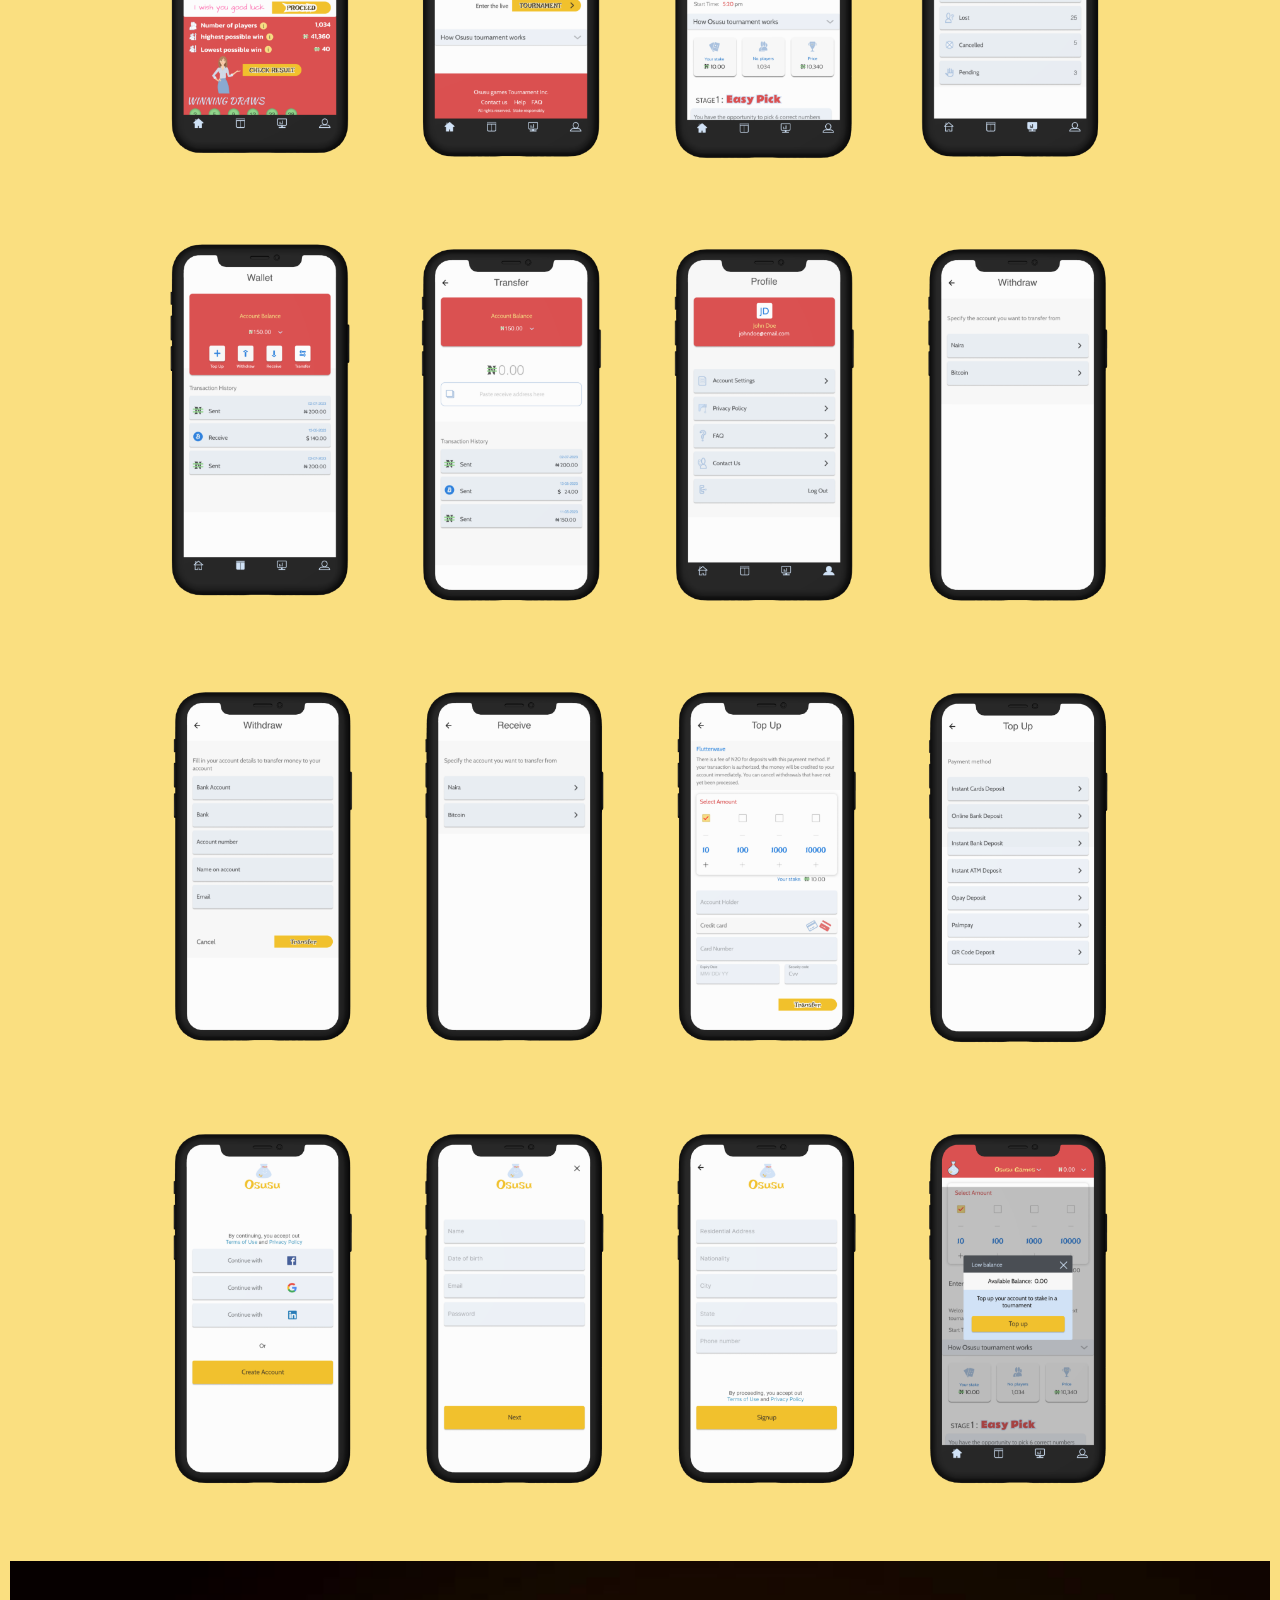
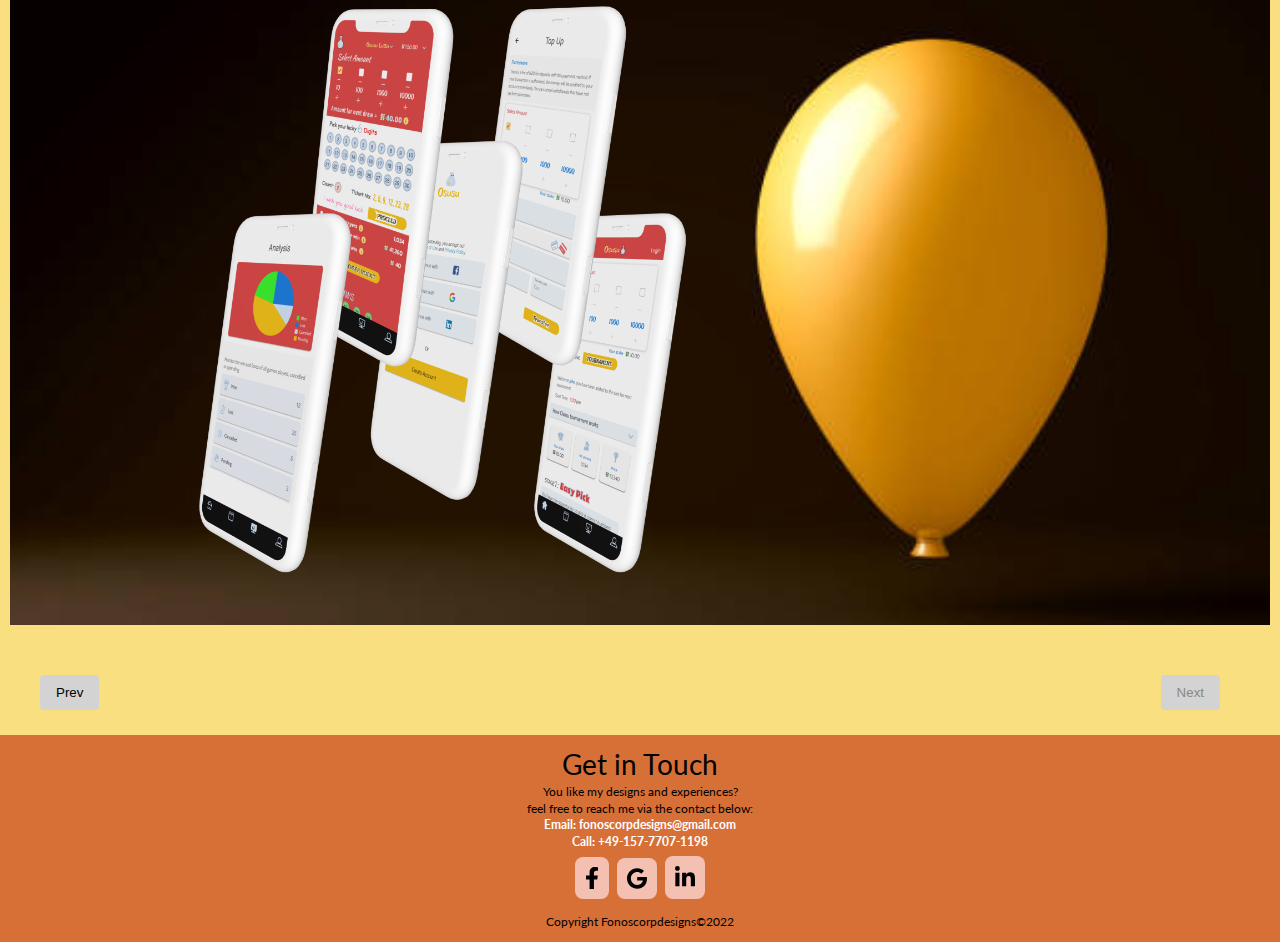
<file: game.html>
<!DOCTYPE html>
<html lang="en" dir="ltr">
<!--Head Section-->

<head>
    <meta charset="utf-8">
    <meta name="viewport" content="width=device-width, initial scale=1">
    <title>Fonoscorp Designs</title>
    <link rel="icon" type="image/x-icon" href="img/favicon.ico">
    <link href="https://fonts.googleapis.com/css?family=Lato:300,400,700" rel="stylesheet">
    <link rel="stylesheet" href="css/style.css">
    <link rel="stylesheet" href="https://cdnjs.cloudflare.com/ajax/libs/font-awesome/4.7.0/css/font-awesome.min.css">
    <script src="https://code.jquery.com/jquery-3.6.1.min.js" integrity="sha256-o88AwQnZB+VDvE9tvIXrMQaPlFFSUTR+nldQm1LuPXQ=" crossorigin="anonymous"></script>
    <script src="js/script.js"></script>
</head>

<body>
	<style>
	 body {
    background-color: #FADF80;
}
	</style>
    <!--Header Section-->
    <header>
    <div class="top-heading">
      <div class="navtoggle" id="myNavtoggle">
        <label class="logo"><a href="index.html">
            <img src="img/logo-1.svg" alt="Fonoscorp"></a>
        </label>
        <nav>
          <ul>
        <li><a class="active" href="index.html">Home</a></li>
<li class="dropdown">
  <div onclick="myFunction()" class="dropbtn">Work</div>
  <div id="myDropdown" class="dropdown-content">
    <a href="android.html">SoundMix</a>
	   <a href="pocket-vault.html">Pocket Vault</a>
	  <a href="country-recipe.html">Country Recipe</a>
    <a href="vintage-app.html" style="display: none">Vintage App</a>
	  <a href="game.html">Game App</a>
	  <a href="travel-app.html" style="display: none">Travel App</a>
  </div>
</li>
            <li><a href="about.html">About</a></li>
            <li><a href="#footer">Contact</a></li>
            <li><a href="javascript:void(0);" class="icon" onclick="menuToggle()"><i class="fa fa-bars"></i></a></li>
          </ul>

        </nav>
      </div>
    </div>
  </header>






        <!--Main Hero Section-->

			<div class="country-profile-name"> 
					<img src="img/game/logo/osusu-logo.png" />
				<h3>
                    Osusu Games
                </h3>
                <h5>
                    UI Design and Components<br>
                    Created with Figma<br>
                    Duration: 1 week
                </h5>
            </div>
			<div class="prototype">
			<iframe style="border: 1px solid rgba(0, 0, 0, 0.1);" width="800" height="450" src="https://www.figma.com/embed?embed_host=share&url=https%3A%2F%2Fwww.figma.com%2Fproto%2FfOiYzWtWi3NZ9H1V0QCBfT%2Flottery%3Ftype%3Ddesign%26node-id%3D15-260%26t%3DuDG4r32OYMAbfx0o-1%26scaling%3Dscale-down%26page-id%3D0%253A1%26starting-point-node-id%3D346%253A11814%26mode%3Ddesign" allowfullscreen></iframe></div>
            


        <!--Project Section-->


        <div class="brief">
            <h2>About Osusu</h2>
            <p>The Osusu games tournament is simpe by attempting the 5 stages of picking our lucky numbers. Who ever gets to the last stage of the tournament and also able to pick the correct number(s) becomes the Winner.</p>
        </div>
           
	
    <!--Low fidelity frames Section-->
        
     <div class="container">
		 <h2>Low-fidelity Wireframes</h2>
<div class="low-frames">
	<div class="all-games">
	<div class="tab">
	<img src="img/game/sketch/1.jpeg" alt="mockups" />
		<p>Lottery</p>
		</div>
	<div class="tab">
   <img src="img/game/sketch/2.jpeg" alt="mockups" />
		<p>Home</p></div>
	<div class="tab">
   <img src="img/game/sketch/3.jpeg" alt="mockups" />
		<p>Wallet</p></div>
	
	</div>
	
	<div class="all-games">
		<div class="tab">
<img src="img/game/sketch/4.jpeg" alt="mockups" /><p>Analysis</p></div>
	<div class="tab">
   <img src="img/game/sketch/5.jpeg" alt="mockups" /><p>Login</p></div>
	</div>
	
	<div class="all-games">
	<div class="tab">
	<img src="img/game/mid-fidelity/9.png" alt="mockups" /><p>Register</p></div>
		<div class="tab">
	<img src="img/game/mid-fidelity/13.png" alt="mockups" /><p>Transfer</p></div>
	<div class="tab">
   <img src="img/game/mid-fidelity/14.png" alt="mockups" /><p>Profile</p></div>
	</div>
	</div>
</div>
	
	
	 <!--Mid fidelity frames Section-->
        
     <div class="container">
		 <h2>Mid-fidelity Wireframes</h2>
<div class="low-frames">
	<div class="all-games">
	<div class="tab">
	<img src="img/game/mid-fidelity/1.png" alt="mockups" />
		<p>Lottery</p>
		</div>
	<div class="tab">
   <img src="img/game/mid-fidelity/2.png" alt="mockups" />
		<p>Home</p></div>
	<div class="tab">
   <img src="img/game/mid-fidelity/3.png" alt="mockups" />
		<p>Wallet</p></div>
	
	</div>
	
	<div class="all-games">
		<div class="tab">
<img src="img/game/mid-fidelity/4.png" alt="mockups" /><p>Analysis</p></div>
	<div class="tab">
   <img src="img/game/mid-fidelity/7.png" alt="mockups" /><p>Login</p></div>
	<div class="tab">
<img src="img/game/mid-fidelity/8.png" alt="mockups" />
	<p>Signup</p></div>
	</div>
	
	<div class="all-games">
	<div class="tab">
	<img src="img/game/mid-fidelity/9.png" alt="mockups" /><p>Register</p></div>
		<div class="tab">
	<img src="img/game/mid-fidelity/13.png" alt="mockups" /><p>Transfer</p></div>
	<div class="tab">
   <img src="img/game/mid-fidelity/14.png" alt="mockups" /><p>Profile</p></div>
	</div>
	</div>
</div>
	
	<div class="container">
		<h2>High-fidelity Wireframes</h2>
<div class="low-frames">
	<div class="all-games">
	<div class="tab">
	<img src="img/game/high-fidelity/1.png" alt="mockups" /></div>
	<div class="tab">
   <img src="img/game/high-fidelity/2.png" alt="mockups" /></div>
	<div class="tab">
   <img src="img/game/high-fidelity/3.png" alt="mockups" /></div>
	<div class="tab">
<img src="img/game/high-fidelity/4.png" alt="mockups" /></div>
	</div>
	
	<div class="all-games">
	<div class="tab">
	<img src="img/game/high-fidelity/5.png" alt="mockups" /></div>
	<div class="tab">
   <img src="img/game/high-fidelity/6.png" alt="mockups" /></div>
	<div class="tab">
   <img src="img/game/high-fidelity/7.png" alt="mockups" /></div>
	<div class="tab">
<img src="img/game/high-fidelity/8.png" alt="mockups" /></div>
	</div>
	
	<div class="all-games">
	<div class="tab">
	<img src="img/game/high-fidelity/9.png" alt="mockups" /></div>
	<div class="tab">
   <img src="img/game/high-fidelity/10.png" alt="mockups" /></div>
	<div class="tab">
   <img src="img/game/high-fidelity/11.png" alt="mockups" /></div>
	<div class="tab">
<img src="img/game/high-fidelity/12.png" alt="mockups" /></div>
	</div>
	
	<div class="all-games">
	<div class="tab">
	<img src="img/game/high-fidelity/13.png" alt="mockups" /></div>
	<div class="tab">
   <img src="img/game/high-fidelity/14.png" alt="mockups" /></div>
	<div class="tab">
   <img src="img/game/high-fidelity/15.png" alt="mockups" /></div>
	<div class="tab">
<img src="img/game/high-fidelity/16.png" alt="mockups" /></div>
	</div>
	</div>
</div>
	
		<h2>Components</h2>
<div class="low-frames">
	<div class="all-comp-games">
	<div class="tab-long-comp">
   <img src="img/game/component/all-comp.png" alt="mockups" /></div>
	</div>
	</div>
	<div class="big-comp-frames">
		<div class="big-1">
   <img src="img/game/component/5.png" alt="mockups" /></div>
	<div class="big-1">
   <img src="img/game/component/6.png" alt="mockups" /></div>
	</div>
	
	
	<div class="container">
		<h2>Final Designs</h2>
<div class="low-frames">
	<div class="all-games">
	<div class="tab">
	<img src="img/game/final-designs/1.png" alt="mockups" /></div>
	<div class="tab">
   <img src="img/game/final-designs/2.png" alt="mockups" /></div>
	<div class="tab">
   <img src="img/game/final-designs/3.png" alt="mockups" /></div>
	<div class="tab">
<img src="img/game/final-designs/4.png" alt="mockups" /></div>
	</div>
	
	<div class="all-games">
	<div class="tab">
	<img src="img/game/final-designs/5.png" alt="mockups" /></div>
	<div class="tab">
   <img src="img/game/final-designs/6.png" alt="mockups" /></div>
	<div class="tab">
   <img src="img/game/final-designs/7.png" alt="mockups" /></div>
	<div class="tab">
<img src="img/game/final-designs/8.png" alt="mockups" /></div>
	</div>
	
	<div class="all-games">
	<div class="tab">
	<img src="img/game/final-designs/9.png" alt="mockups" /></div>
	<div class="tab">
   <img src="img/game/final-designs/10.png" alt="mockups" /></div>
	<div class="tab">
   <img src="img/game/final-designs/11.png" alt="mockups" /></div>
	<div class="tab">
<img src="img/game/final-designs/12.png" alt="mockups" /></div>
	</div>
	
	<div class="all-games">
	<div class="tab">
	<img src="img/game/final-designs/13.png" alt="mockups" /></div>
	<div class="tab">
   <img src="img/game/final-designs/14.png" alt="mockups" /></div>
	<div class="tab">
   <img src="img/game/final-designs/15.png" alt="mockups" /></div>
	<div class="tab">
<img src="img/game/final-designs/16.png" alt="mockups" /></div>
	</div>
	</div>
</div>
	
	<div class="container">
	<div>
	<div class="mock-area">
   <img src="img/game/mockup/game-mockup.png" alt="mockups" /></div>
	</div>

		
	</div>
	
	<div class="navigation-links">
	<a href="country-recipe.html"><button class="btn2" onclick="prev()">Prev</button></a>
	<button class="btn5" onclick="next()">Next</button>
		</div>
	
	<button onclick="topFunction()" id="myBtn" title="Go to top"><img src="img/top-arrow.png" alt="image"></button>
	
    <!--Footer Section-->
   <footer>
	   <div id="footer">
		<div class="foot-menu">
        <div class="container">
            <div class="contact-text">

                <h3>Get in Touch</h3>
                <p>You like my designs and experiences?<br>
                    feel free to reach me via the contact below:</p>
            </div>
            <div class="contact">
                Email: <a href="mailto:fonoscorp1@gmail.com">fonoscorpdesigns@gmail.com</a><br>
                Call: <a href="tel:+4915777071198">+49-157-7707-1198</a>
            </div>



            <div class="social-link">
			
          <a href="https://www.facebook.com/" class="facebk"><img src="img/footer/fb.svg" alt="Project 2" /></a>
			<a href="https://www.google.com/" class="google"><img src="img/footer/gg.svg" alt="Project 2" /></a>
			<a href="https://www.linkedin.com/"  class="linkedin"><img src="img/footer/lkdin.svg" alt="Project 2" /></a>
			
        </div>

            <div class="copy">
                <p>Copyright Fonoscorpdesigns&copy;2022</p>
            </div>

        </div>
</div>
	   </div>
    </footer>
	
	<script>
// Get the button
let mybutton = document.getElementById("myBtn");

// When the user scrolls down 20px from the top of the document, show the button
window.onscroll = function() {scrollFunction()};

function scrollFunction() {
  if (document.body.scrollTop > 20 || document.documentElement.scrollTop > 20) {
    mybutton.style.display = "block";
  } else {
    mybutton.style.display = "none";
  }
}

// When the user clicks on the button, scroll to the top of the document
function topFunction() {
  document.body.scrollTop = 0;
  document.documentElement.scrollTop = 0;
}
</script>

</body></html>
</file>
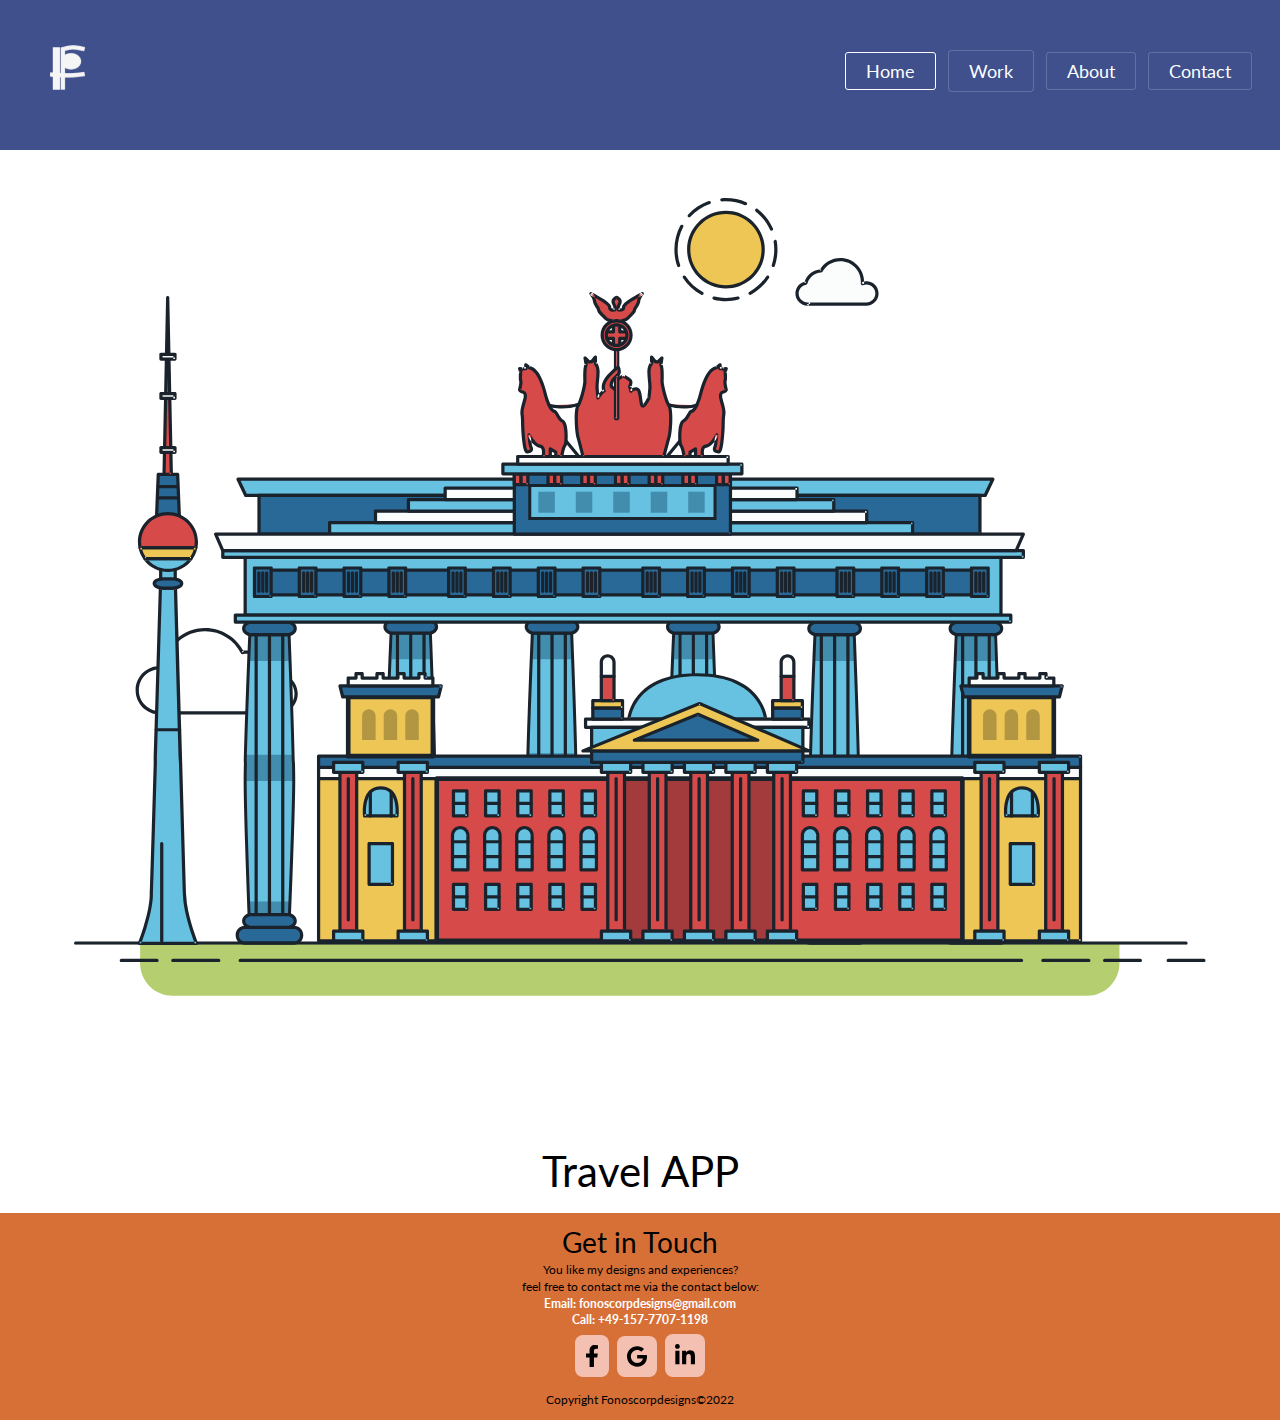
<file: travel-app.html>
<!DOCTYPE html>
<html lang="en" dir="ltr">
<!--Head Section-->

<head>
    <meta charset="utf-8">
    <meta name="viewport" content="width=device-width, initial scale=1">
    <title>Fonoscorp Designs</title>
    <link rel="icon" type="image/x-icon" href="img/favicon.ico">
    <link href="https://fonts.googleapis.com/css?family=Lato:300,400,700" rel="stylesheet">
    <link rel="stylesheet" href="css/style.css">
    <link rel="stylesheet" href="https://cdnjs.cloudflare.com/ajax/libs/font-awesome/4.7.0/css/font-awesome.min.css">
    <script src="https://code.jquery.com/jquery-3.6.1.min.js" integrity="sha256-o88AwQnZB+VDvE9tvIXrMQaPlFFSUTR+nldQm1LuPXQ=" crossorigin="anonymous"></script>
    <script src="js/script.js"></script>
</head>

<body>
    <!--Header Section-->
    <header>
    <div class="container top-heading">
      <div class="navtoggle" id="myNavtoggle">
        <label class="logo"><a href="index.html">
            <img src="img/logo-1.svg" alt="Fonoscorp"></a>
        </label>
        <nav>
          <ul>
        <li><a class="active" href="index.html">Home</a></li>
<li class="dropdown">
  <div onclick="myFunction()" class="dropbtn">Work</div>
  <div id="myDropdown" class="dropdown-content">
    <a href="android.html">SoundMix</a>
	   <a href="pocket-vault.html">Pocket Vault</a>
	  <a href="country-recipe.html">Country Recipe</a>
    <a href="vintage-app.html">Vintage App</a>
	  <a href="game.html">Game App</a>
	  <a href="travel-app.html">Travel App</a>
  </div>
</li>
            <li><a href="about.html">About</a></li>
            <li><a href="#footer">Contact</a></li>
            <li><a href="javascript:void(0);" class="icon" onclick="menuToggle()"><i class="fa fa-bars"></i></a></li>
          </ul>

        </nav>
      </div>
    </div>
  </header>




    <div class="main-project">

        <div class="container">
            <div class="travel-project-pic">
                <svg id="about-picture" xmlns="http://www.w3.org/2000/svg" class="berlin-illustration" height="auto" viewBox="0 0 700 505" xmlns:xlink="http://www.w3.org/1999/xlink">
                    <defs>
                        <polygon id="a" points=".06 231.917 .06 .929 688.717 .929 688.717 231.917"></polygon>
                    </defs>
                    <g fill="none" fill-rule="evenodd">
                        <g transform="translate(0 241)" class="cloud-front">
                            <path fill="#1A232C" d="M87.602,29 L87.602,28 C87.326,28.001 87.103,28.024 86.927,28.033 L86.979,29.031 L87.947,28.78 C85.741,20.282 78.041,14.002 68.852,14 C67.858,14 66.904,14.096 65.98,14.231 L66.125,15.22 L67.019,14.772 C62.626,6.015 53.567,0.001 43.102,0 C29.041,0.002 17.524,10.848 16.443,24.632 L17.44,24.71 L17.606,23.724 C16.803,23.589 15.969,23.5 15.102,23.5 C6.817,23.501 0.102,30.215 0.102,38.5 C0.102,46.785 6.817,53.499 15.102,53.5 L87.602,53.5 C94.644,53.499 100.351,47.792 100.352,40.75 C100.351,33.708 94.644,28.001 87.602,28 L87.602,30 C90.573,30 93.254,31.202 95.203,33.149 C97.15,35.097 98.351,37.778 98.352,40.75 C98.351,43.722 97.15,46.403 95.203,48.351 C93.254,50.298 90.573,51.5 87.602,51.5 L15.102,51.5 C11.509,51.5 8.265,50.046 5.909,47.692 C3.555,45.337 2.102,42.093 2.102,38.5 C2.102,34.907 3.555,31.663 5.909,29.308 C8.265,26.954 11.509,25.5 15.102,25.5 C15.831,25.5 16.553,25.575 17.273,25.697 C17.551,25.743 17.832,25.672 18.055,25.499 C18.277,25.325 18.414,25.07 18.436,24.789 C19.436,12.04 30.094,1.998 43.102,2 C52.786,1.999 61.163,7.564 65.231,15.669 C65.425,16.055 65.842,16.272 66.27,16.21 C67.132,16.084 67.988,16 68.852,16 C77.108,15.998 84.027,21.647 86.011,29.283 C86.13,29.741 86.557,30.054 87.031,30.03 C87.27,30.017 87.457,29.999 87.602,30 L87.602,29" transform="translate(38 36)"></path>
                        </g>
                        <path fill="#B5CE6F" d="M646.484,484.382 C646.484,489.501 644.531,494.62 640.627,498.525 C636.722,502.43 631.603,504.382 626.484,504.382 L60.873,504.382 C55.754,504.382 50.636,502.43 46.731,498.525 C42.826,494.62 40.873,489.501 40.873,484.382 L40.873,471.917 L646.484,471.917 L646.484,484.382"></path>
                        <polyline fill="#67C2E2" points="334.824 185.029 101.449 185.029 106.209 195.08 563.438 195.08 568.2 185.029 334.824 185.029"></polyline>
                        <path fill="#1A232C" d="M334.824,185.029 L334.824,184.029 L101.449,184.029 C101.104,184.029 100.788,184.203 100.604,184.494 C100.42,184.785 100.398,185.146 100.545,185.457 L105.306,195.508 C105.471,195.856 105.824,196.079 106.209,196.079 L563.438,196.079 C563.824,196.079 564.177,195.856 564.342,195.508 L569.104,185.457 C569.251,185.146 569.229,184.785 569.045,184.494 C568.861,184.203 568.544,184.029 568.2,184.029 L334.824,184.029 L334.824,186.029 L566.62,186.029 L562.806,194.08 L106.842,194.08 L103.029,186.029 L334.824,186.029 L334.824,185.029"></path>
                        <polygon fill="#296997" points="114.416 218.974 560.222 218.974 560.222 195.08 114.416 195.08"></polygon>
                        <path fill="#1A232C" d="M560.222,218.974 L560.222,217.974 L115.416,217.974 L115.416,196.079 L559.222,196.079 L559.222,218.974 L560.222,218.974 L560.222,217.974 L560.222,218.974 L561.222,218.974 L561.222,195.08 C561.222,194.816 561.115,194.559 560.929,194.372 C560.742,194.186 560.485,194.08 560.222,194.08 L114.416,194.08 C114.152,194.08 113.895,194.186 113.708,194.372 C113.522,194.559 113.416,194.816 113.416,195.08 L113.416,218.974 C113.416,219.237 113.522,219.495 113.708,219.681 C113.895,219.867 114.152,219.974 114.416,219.974 L560.222,219.974 C560.485,219.974 560.742,219.867 560.929,219.681 C561.115,219.495 561.222,219.237 561.222,218.974 L560.222,218.974"></path>
                        <polygon fill="#67C2E2" points="105.85 269.08 573.225 269.08 573.225 233.398 105.85 233.398"></polygon>
                        <path fill="#1A232C" d="M573.225,233.398 L573.225,232.398 L105.85,232.398 C105.587,232.398 105.329,232.505 105.143,232.691 C104.957,232.877 104.85,233.134 104.85,233.398 L104.85,269.08 C104.85,269.344 104.957,269.601 105.143,269.788 C105.329,269.974 105.587,270.08 105.85,270.08 L573.225,270.08 C573.488,270.08 573.745,269.974 573.932,269.788 C574.118,269.601 574.225,269.344 574.225,269.08 L574.225,233.398 C574.225,233.134 574.118,232.877 573.932,232.691 C573.745,232.505 573.488,232.398 573.225,232.398 L573.225,233.398 L572.225,233.398 L572.225,268.08 L106.85,268.08 L106.85,234.398 L573.225,234.398 L573.225,233.398 L572.225,233.398 L573.225,233.398"></path>
                        <polygon fill="#296997" points="116.751 256.508 562.557 256.508 562.557 241.243 116.751 241.243"></polygon>
                        <path fill="#1A232C" d="M562.557,256.508 L562.557,255.508 L117.75,255.508 L117.75,242.243 L561.557,242.243 L561.557,256.508 L562.557,256.508 L562.557,255.508 L562.557,256.508 L563.557,256.508 L563.557,241.243 C563.557,240.979 563.45,240.722 563.264,240.535 C563.078,240.349 562.82,240.243 562.557,240.243 L116.75,240.243 C116.487,240.243 116.23,240.349 116.043,240.535 C115.857,240.722 115.751,240.979 115.751,241.243 L115.751,256.508 C115.751,256.771 115.857,257.029 116.043,257.215 C116.23,257.401 116.487,257.508 116.751,257.508 L562.557,257.508 C562.82,257.508 563.077,257.401 563.264,257.215 C563.45,257.029 563.557,256.771 563.557,256.508 L562.557,256.508"></path>
                        <polygon fill="#67C2E2" points="158.07 218.974 518.563 218.974 518.563 211.858 158.07 211.858"></polygon>
                        <path fill="#1A232C" d="M518.563,211.858 L518.563,210.858 L158.07,210.858 C157.807,210.858 157.549,210.964 157.363,211.151 C157.177,211.337 157.07,211.594 157.07,211.858 L157.07,218.974 C157.07,219.237 157.177,219.495 157.363,219.681 C157.549,219.867 157.807,219.974 158.07,219.974 L518.563,219.974 C518.826,219.974 519.083,219.867 519.27,219.681 C519.456,219.495 519.562,219.237 519.562,218.974 L519.562,211.858 C519.562,211.594 519.456,211.337 519.27,211.151 C519.083,210.964 518.826,210.858 518.563,210.858 L518.563,211.858 L517.563,211.858 L517.563,217.974 L159.07,217.974 L159.07,212.858 L518.563,212.858 L518.563,211.858 L517.563,211.858 L518.563,211.858"></path>
                        <polygon fill="#FBFDFC" points="186.438 211.858 490.194 211.858 490.194 204.741 186.438 204.741"></polygon>
                        <path fill="#1A232C" d="M490.194,204.741 L490.194,203.741 L186.438,203.741 C186.175,203.741 185.917,203.848 185.731,204.034 C185.545,204.221 185.438,204.478 185.438,204.741 L185.438,211.858 C185.438,212.121 185.545,212.379 185.731,212.565 C185.917,212.751 186.175,212.858 186.438,212.858 L490.194,212.858 C490.458,212.858 490.715,212.751 490.902,212.565 C491.088,212.379 491.194,212.121 491.194,211.858 L491.194,204.741 C491.194,204.478 491.088,204.221 490.902,204.034 C490.715,203.848 490.458,203.741 490.194,203.741 L490.194,204.741 L489.194,204.741 L489.194,210.858 L187.438,210.858 L187.438,205.741 L490.194,205.741 L490.194,204.741 L489.194,204.741 L490.194,204.741"></path>
                        <polygon fill="#67C2E2" points="206.805 204.741 469.828 204.741 469.828 197.624 206.805 197.624"></polygon>
                        <path fill="#1A232C" d="M469.828,197.624 L469.828,196.624 L206.805,196.624 C206.541,196.624 206.284,196.731 206.098,196.917 C205.911,197.103 205.805,197.361 205.805,197.624 L205.805,204.741 C205.805,205.005 205.911,205.262 206.098,205.449 C206.284,205.635 206.541,205.741 206.805,205.741 L469.828,205.741 C470.091,205.741 470.349,205.635 470.535,205.449 C470.722,205.262 470.828,205.005 470.828,204.741 L470.828,197.624 C470.828,197.361 470.722,197.103 470.535,196.917 C470.349,196.731 470.091,196.624 469.828,196.624 L469.828,197.624 L468.828,197.624 L468.828,203.741 L207.805,203.741 L207.805,198.624 L469.828,198.624 L469.828,197.624 L468.828,197.624 L469.828,197.624"></path>
                        <polygon fill="#FBFDFC" points="229.521 197.624 447.111 197.624 447.111 190.509 229.521 190.509"></polygon>
                        <path fill="#1A232C" d="M447.111,190.509 L447.111,189.509 L229.521,189.509 C229.258,189.509 229,189.616 228.814,189.802 C228.628,189.988 228.521,190.246 228.521,190.509 L228.521,197.624 C228.521,197.888 228.628,198.145 228.814,198.332 C229,198.518 229.258,198.624 229.521,198.624 L447.111,198.624 C447.375,198.624 447.632,198.518 447.818,198.332 C448.005,198.145 448.111,197.888 448.111,197.624 L448.111,190.509 C448.111,190.246 448.005,189.988 447.818,189.802 C447.632,189.616 447.375,189.509 447.111,189.509 L447.111,190.509 L446.111,190.509 L446.111,196.624 L230.521,196.624 L230.521,191.509 L447.111,191.509 L447.111,190.509 L446.111,190.509 L447.111,190.509"></path>
                        <path fill="#67C2E2" d="M135.607,355.447 C135.163,337.766 134.264,313.326 133.648,297.387 C133.274,287.721 133.004,281.18 133.004,281.18 L108.722,281.18 C108.722,281.18 108.452,287.721 108.079,297.387 C107.462,313.326 106.563,337.766 106.119,355.447 C105.953,362.059 105.85,367.732 105.85,371.653 L105.85,371.654 C105.85,386.117 107.243,424.332 108.089,446.189 C108.457,455.706 108.722,462.126 108.722,462.126 L133.004,462.126 C133.004,462.126 133.269,455.706 133.637,446.189 C134.482,424.332 135.876,386.117 135.876,371.654 L135.876,371.653 C135.876,367.732 135.773,362.059 135.607,355.447"></path>
                        <path fill="#428DAE" d="M133.648 297.387L108.079 297.387C108.452 287.721 108.722 281.18 108.722 281.18L133.004 281.18C133.004 281.18 133.274 287.721 133.648 297.387M135.876 371.654L105.85 371.654 105.85 371.653C105.85 367.732 105.953 362.059 106.119 355.447L135.607 355.447C135.773 362.059 135.876 367.732 135.876 371.653L135.876 371.654M133.004 462.126L108.722 462.126C108.722 462.126 108.457 455.706 108.089 446.189L133.637 446.189C133.269 455.706 133.004 462.126 133.004 462.126"></path>
                        <path fill="#1A232C" d="M109.612,461.199 L132.114,461.199 C132.447,453.007 134.949,390.886 134.949,371.653 C134.949,352.42 132.447,290.299 132.114,282.108 L109.612,282.108 C109.279,290.299 106.778,352.42 106.778,371.653 C106.778,390.886 109.279,453.007 109.612,461.199 Z M133.895,463.054 L107.832,463.054 L107.794,462.164 C107.766,461.466 104.922,392.193 104.922,371.653 C104.922,351.114 107.766,281.839 107.794,281.142 L107.832,280.252 L133.895,280.252 L133.931,281.142 C133.96,281.839 136.804,351.114 136.804,371.653 C136.804,392.193 133.96,461.466 133.931,462.164 L133.895,463.054 L133.895,463.054 Z"></path>
                        <path fill="#1A232C" d="M111.638 281.18L111.638 462.126C111.638 462.679 112.086 463.126 112.638 463.126 113.19 463.126 113.638 462.679 113.638 462.126L113.638 281.18C113.638 280.628 113.19 280.18 112.638 280.18 112.086 280.18 111.638 280.628 111.638 281.18M119.863 281.18L119.863 462.126C119.863 462.679 120.311 463.126 120.863 463.126 121.416 463.126 121.863 462.679 121.863 462.126L121.863 281.18C121.863 280.628 121.416 280.18 120.863 280.18 120.311 280.18 119.863 280.628 119.863 281.18M128.088 281.18L128.088 462.126C128.088 462.679 128.536 463.126 129.088 463.126 129.64 463.126 130.088 462.679 130.088 462.126L130.088 281.18C130.088 280.628 129.64 280.18 129.088 280.18 128.536 280.18 128.088 280.628 128.088 281.18"></path>
                        <path fill="#296997" d="M136.79,277.265 C136.79,279.418 134.675,281.18 132.09,281.18 L109.636,281.18 C107.051,281.18 104.936,279.418 104.936,277.265 C104.936,275.111 107.051,273.349 109.636,273.349 L132.09,273.349 C134.675,273.349 136.79,275.111 136.79,277.265"></path>
                        <path fill="#1A232C" d="M136.79,277.265 L135.79,277.265 C135.789,278.005 135.433,278.704 134.769,279.262 C134.109,279.814 133.155,280.181 132.09,280.18 L109.636,280.18 C108.571,280.181 107.617,279.814 106.956,279.262 C106.293,278.704 105.936,278.005 105.936,277.265 C105.936,276.524 106.293,275.825 106.957,275.267 C107.617,274.715 108.571,274.348 109.636,274.349 L132.09,274.349 C133.155,274.348 134.109,274.716 134.769,275.267 C135.433,275.825 135.789,276.524 135.79,277.265 L137.79,277.265 C137.791,275.851 137.09,274.593 136.049,273.731 C135.006,272.863 133.61,272.35 132.09,272.349 L109.636,272.349 C108.116,272.35 106.72,272.863 105.676,273.731 C104.636,274.593 103.935,275.851 103.936,277.265 C103.935,278.678 104.636,279.937 105.677,280.798 C106.72,281.666 108.116,282.179 109.636,282.18 L132.09,282.18 C133.61,282.179 135.006,281.666 136.049,280.798 C137.09,279.937 137.791,278.678 137.79,277.265 L136.79,277.265"></path>
                        <path fill="#296997" d="M140.775,467.217 C140.775,469.803 138.661,471.917 136.076,471.917 L105.65,471.917 C103.065,471.917 100.951,469.803 100.951,467.217 L100.951,466.825 C100.951,464.241 103.065,462.126 105.65,462.126 L136.076,462.126 C138.661,462.126 140.775,464.241 140.775,466.825 L140.775,467.217"></path>
                        <path fill="#1A232C" d="M140.775,467.217 L139.775,467.217 C139.775,468.235 139.361,469.155 138.688,469.83 C138.013,470.503 137.093,470.917 136.076,470.917 L105.65,470.917 C104.633,470.917 103.713,470.504 103.038,469.83 C102.365,469.155 101.951,468.235 101.951,467.217 L101.951,466.825 C101.951,465.808 102.365,464.889 103.038,464.214 C103.713,463.54 104.633,463.127 105.65,463.126 L136.076,463.126 C137.093,463.127 138.013,463.54 138.688,464.214 C139.362,464.889 139.775,465.808 139.775,466.825 L139.775,467.217 L141.775,467.217 L141.775,466.825 C141.772,463.684 139.217,461.13 136.076,461.126 L105.65,461.126 C102.509,461.13 99.955,463.684 99.951,466.825 L99.951,467.217 C99.954,470.36 102.509,472.914 105.65,472.917 L136.076,472.917 C139.217,472.914 141.772,470.36 141.775,467.217 L140.775,467.217"></path>
                        <path fill="#296997" d="M136.79,458.208 C136.79,460.363 134.675,462.126 132.09,462.126 L109.636,462.126 C107.051,462.126 104.936,460.363 104.936,458.208 C104.936,456.057 107.051,454.292 109.636,454.292 L132.09,454.292 C134.675,454.292 136.79,456.057 136.79,458.208"></path>
                        <path fill="#1A232C" d="M136.79,458.208 L135.79,458.208 C135.789,458.949 135.432,459.649 134.769,460.207 C134.108,460.76 133.154,461.128 132.09,461.126 L109.636,461.126 C108.572,461.128 107.617,460.76 106.957,460.207 C106.293,459.649 105.936,458.949 105.936,458.208 C105.936,457.47 106.293,456.77 106.957,456.212 C107.617,455.659 108.572,455.291 109.636,455.292 L132.09,455.292 C133.154,455.291 134.108,455.659 134.769,456.212 C135.433,456.77 135.789,457.47 135.79,458.208 L137.79,458.208 C137.791,456.796 137.09,455.538 136.05,454.675 C135.006,453.808 133.61,453.294 132.09,453.292 L109.636,453.292 C108.115,453.294 106.719,453.808 105.676,454.675 C104.636,455.538 103.935,456.796 103.936,458.208 C103.935,459.622 104.636,460.881 105.676,461.743 C106.72,462.611 108.116,463.125 109.636,463.126 L132.09,463.126 C133.61,463.125 135.006,462.611 136.05,461.743 C137.09,460.881 137.791,459.622 137.79,458.208 L136.79,458.208"></path>
                        <path fill="#67C2E2" d="M572.471,355.447 C572.025,337.766 571.126,313.326 570.51,297.387 C570.137,287.721 569.867,281.18 569.867,281.18 L545.585,281.18 C545.585,281.18 545.315,287.721 544.942,297.387 C544.326,313.326 543.427,337.766 542.981,355.447 C542.815,362.059 542.713,367.732 542.713,371.653 L542.713,371.654 C542.713,386.117 544.107,424.332 544.952,446.189 C545.32,455.706 545.585,462.126 545.585,462.126 L569.867,462.126 C569.867,462.126 570.132,455.706 570.499,446.189 C571.346,424.332 572.739,386.117 572.739,371.654 L572.739,371.653 C572.739,367.732 572.637,362.059 572.471,355.447"></path>
                        <path fill="#428DAE" d="M569.582 297.387L566.951 297.387 566.951 282.108 568.977 282.108C569.063 284.206 569.29 289.841 569.582 297.387M564.951 297.387L545.871 297.387C546.162 289.841 546.39 284.206 546.476 282.108L564.951 282.108 564.951 297.387M571.8 369.187L566.951 369.187 566.951 356.265 571.562 356.265C571.685 361.272 571.771 365.701 571.8 369.187M564.951 369.187L543.653 369.187C543.684 365.512 543.777 360.79 543.912 355.447L553.551 355.447 553.551 356.265 564.951 356.265 564.951 369.187"></path>
                        <path fill="#1A232C" d="M546.476,461.199 L568.977,461.199 C569.31,453.007 571.812,390.886 571.812,371.653 C571.812,352.42 569.31,290.299 568.977,282.108 L546.476,282.108 C546.142,290.299 543.642,352.42 543.642,371.653 C543.642,390.886 546.142,453.007 546.476,461.199 M570.758,463.054 L544.694,463.054 L544.658,462.164 C544.629,461.466 541.785,392.193 541.785,371.653 C541.785,351.114 544.629,281.839 544.658,281.142 L544.694,280.252 L570.758,280.252 L570.795,281.142 C570.823,281.839 573.667,351.114 573.667,371.653 C573.667,392.193 570.823,461.466 570.795,462.164 L570.758,463.054"></path>
                        <path fill="#1A232C" d="M548.501 281.18L548.501 462.126C548.501 462.679 548.949 463.126 549.501 463.126 550.053 463.126 550.501 462.679 550.501 462.126L550.501 281.18C550.501 280.628 550.053 280.18 549.501 280.18 548.949 280.18 548.501 280.628 548.501 281.18M556.727 281.18L556.727 462.126C556.727 462.679 557.174 463.126 557.727 463.126 558.279 463.126 558.727 462.679 558.727 462.126L558.727 281.18C558.727 280.628 558.279 280.18 557.727 280.18 557.174 280.18 556.727 280.628 556.727 281.18M564.951 281.18L564.951 462.126C564.951 462.679 565.399 463.126 565.951 463.126 566.503 463.126 566.951 462.679 566.951 462.126L566.951 281.18C566.951 280.628 566.503 280.18 565.951 280.18 565.399 280.18 564.951 280.628 564.951 281.18"></path>
                        <path fill="#296997" d="M573.653,277.265 C573.653,279.418 571.537,281.18 568.953,281.18 L546.499,281.18 C543.915,281.18 541.799,279.418 541.799,277.265 C541.799,275.111 543.915,273.349 546.499,273.349 L568.953,273.349 C571.537,273.349 573.653,275.111 573.653,277.265"></path>
                        <path fill="#1A232C" d="M573.653,277.265 L572.653,277.265 C572.653,278.005 572.296,278.704 571.632,279.262 C570.972,279.814 570.017,280.181 568.953,280.18 L546.499,280.18 C545.435,280.181 544.48,279.814 543.82,279.262 C543.156,278.704 542.8,278.005 542.799,277.265 C542.8,276.525 543.156,275.825 543.82,275.267 C544.481,274.715 545.435,274.348 546.499,274.349 L568.953,274.349 C570.017,274.348 570.972,274.715 571.632,275.267 C572.296,275.825 572.653,276.525 572.653,277.265 L574.653,277.265 C574.654,275.851 573.953,274.593 572.912,273.731 C571.869,272.863 570.473,272.35 568.953,272.349 L546.499,272.349 C544.979,272.35 543.583,272.863 542.54,273.731 C541.499,274.593 540.798,275.851 540.799,277.265 C540.798,278.679 541.499,279.937 542.54,280.798 C543.583,281.666 544.979,282.179 546.499,282.18 L568.953,282.18 C570.473,282.179 571.869,281.666 572.912,280.798 C573.953,279.937 574.654,278.679 574.653,277.265 L573.653,277.265"></path>
                        <path fill="#296997" d="M577.639,467.217 C577.639,469.803 575.524,471.917 572.938,471.917 L542.514,471.917 C539.929,471.917 537.813,469.803 537.813,467.217 L537.813,466.825 C537.813,464.241 539.929,462.126 542.514,462.126 L572.938,462.126 C575.524,462.126 577.639,464.241 577.639,466.825 L577.639,467.217"></path>
                        <path fill="#1A232C" d="M577.639,467.217 L576.639,467.217 C576.638,468.235 576.225,469.155 575.551,469.83 C574.876,470.503 573.956,470.917 572.938,470.917 L542.514,470.917 C541.497,470.917 540.576,470.503 539.901,469.83 C539.227,469.155 538.814,468.234 538.813,467.217 L538.813,466.825 C538.814,465.808 539.227,464.889 539.901,464.214 C540.576,463.54 541.497,463.127 542.514,463.126 L572.938,463.126 C573.956,463.127 574.876,463.54 575.551,464.214 C576.225,464.888 576.638,465.808 576.639,466.825 L576.639,467.217 L578.639,467.217 L578.639,466.825 C578.635,463.684 576.081,461.13 572.938,461.126 L542.514,461.126 C539.372,461.13 536.817,463.684 536.813,466.825 L536.813,467.217 C536.817,470.36 539.372,472.914 542.514,472.917 L572.938,472.917 C576.081,472.914 578.635,470.359 578.639,467.217 L577.639,467.217"></path>
                        <path fill="#296997" d="M573.653,458.208 C573.653,460.363 571.537,462.126 568.953,462.126 L546.499,462.126 C543.915,462.126 541.799,460.363 541.799,458.208 C541.799,456.057 543.915,454.292 546.499,454.292 L568.953,454.292 C571.537,454.292 573.653,456.057 573.653,458.208"></path>
                        <path fill="#1A232C" d="M573.653,458.208 L572.653,458.208 C572.653,458.949 572.296,459.649 571.632,460.207 C570.971,460.76 570.017,461.128 568.953,461.126 L546.499,461.126 C545.435,461.128 544.481,460.76 543.82,460.207 C543.157,459.649 542.799,458.949 542.799,458.208 C542.799,457.47 543.156,456.77 543.82,456.212 C544.481,455.659 545.435,455.291 546.499,455.292 L568.953,455.292 C570.017,455.291 570.971,455.659 571.632,456.212 C572.296,456.77 572.653,457.47 572.653,458.208 L574.653,458.208 C574.654,456.796 573.953,455.538 572.912,454.675 C571.869,453.808 570.473,453.294 568.953,453.292 L546.499,453.292 C544.979,453.294 543.583,453.808 542.54,454.675 C541.499,455.538 540.798,456.796 540.799,458.208 C540.798,459.622 541.499,460.881 542.54,461.743 C543.583,462.611 544.979,463.125 546.499,463.126 L568.953,463.126 C570.473,463.125 571.869,462.611 572.912,461.743 C573.953,460.881 574.654,459.622 574.653,458.208 L573.653,458.208"></path>
                        <path fill="#67C2E2" d="M485.098,355.447 C484.654,337.766 483.753,313.326 483.137,297.387 C482.764,287.721 482.494,281.18 482.494,281.18 L458.213,281.18 C458.213,281.18 457.942,287.721 457.569,297.387 C456.953,313.326 456.055,337.766 455.608,355.447 C455.443,362.059 455.34,367.732 455.34,371.653 L455.34,371.654 C455.34,386.117 456.733,424.332 457.58,446.189 C457.948,455.706 458.213,462.126 458.213,462.126 L482.494,462.126 C482.494,462.126 482.759,455.706 483.126,446.189 C483.973,424.332 485.366,386.117 485.366,371.654 L485.366,371.653 C485.366,367.732 485.265,362.059 485.098,355.447"></path>
                        <path fill="#428DAE" d="M483.137 297.387L457.569 297.387C457.942 287.721 458.213 281.18 458.213 281.18L482.494 281.18C482.494 281.18 482.764 287.721 483.137 297.387M485.355 369.187L455.351 369.187C455.382 365.502 455.475 360.78 455.608 355.447L485.098 355.447C485.232 360.78 485.325 365.502 485.355 369.187"></path>
                        <path fill="#1A232C" d="M459.103,461.199 L481.605,461.199 C481.938,453.007 484.439,390.886 484.439,371.653 C484.439,352.42 481.938,290.299 481.605,282.108 L459.103,282.108 C458.769,290.299 456.268,352.42 456.268,371.653 C456.268,390.886 458.769,453.007 459.103,461.199 Z M483.386,463.054 L457.321,463.054 L457.285,462.164 C457.256,461.466 454.412,392.193 454.412,371.653 C454.412,351.114 457.256,281.839 457.285,281.142 L457.321,280.252 L483.386,280.252 L483.422,281.142 C483.45,281.839 486.294,351.114 486.294,371.653 C486.294,392.193 483.45,461.466 483.422,462.164 L483.386,463.054 L483.386,463.054 Z"></path>
                        <path fill="#1A232C" d="M461.128 281.18L461.128 462.126C461.128 462.679 461.576 463.126 462.128 463.126 462.68 463.126 463.128 462.679 463.128 462.126L463.128 281.18C463.128 280.628 462.68 280.18 462.128 280.18 461.576 280.18 461.128 280.628 461.128 281.18M469.354 281.18L469.354 462.126C469.354 462.679 469.801 463.126 470.354 463.126 470.906 463.126 471.354 462.679 471.354 462.126L471.354 281.18C471.354 280.628 470.906 280.18 470.354 280.18 469.801 280.18 469.354 280.628 469.354 281.18M477.578 281.18L477.578 462.126C477.578 462.679 478.026 463.126 478.578 463.126 479.13 463.126 479.578 462.679 479.578 462.126L479.578 281.18C479.578 280.628 479.13 280.18 478.578 280.18 478.026 280.18 477.578 280.628 477.578 281.18"></path>
                        <path fill="#296997" d="M486.281,277.265 C486.281,279.418 484.164,281.18 481.58,281.18 L459.126,281.18 C456.542,281.18 454.426,279.418 454.426,277.265 C454.426,275.111 456.542,273.349 459.126,273.349 L481.58,273.349 C484.164,273.349 486.281,275.111 486.281,277.265"></path>
                        <path fill="#1A232C" d="M486.281,277.265 L485.281,277.265 C485.281,278.005 484.924,278.704 484.26,279.262 C483.599,279.814 482.644,280.181 481.58,280.18 L459.126,280.18 C458.062,280.181 457.107,279.814 456.447,279.262 C455.783,278.704 455.427,278.005 455.426,277.265 C455.427,276.525 455.783,275.825 456.447,275.267 C457.108,274.715 458.062,274.348 459.126,274.349 L481.58,274.349 C482.644,274.348 483.599,274.716 484.26,275.268 C484.924,275.825 485.281,276.525 485.281,277.265 L487.281,277.265 C487.282,275.851 486.58,274.593 485.54,273.731 C484.496,272.863 483.1,272.35 481.58,272.349 L459.126,272.349 C457.606,272.35 456.21,272.863 455.167,273.731 C454.126,274.593 453.425,275.851 453.426,277.265 C453.425,278.679 454.126,279.937 455.167,280.798 C456.21,281.666 457.606,282.179 459.126,282.18 L481.58,282.18 C483.1,282.179 484.496,281.666 485.54,280.799 C486.58,279.937 487.282,278.679 487.281,277.265 L486.281,277.265"></path>
                        <path fill="#296997" d="M490.266,467.217 C490.266,469.803 488.151,471.917 485.565,471.917 L455.141,471.917 C452.556,471.917 450.44,469.803 450.44,467.217 L450.44,466.825 C450.44,464.241 452.556,462.126 455.141,462.126 L485.565,462.126 C488.151,462.126 490.266,464.241 490.266,466.825 L490.266,467.217"></path>
                        <path fill="#1A232C" d="M490.266,467.217 L489.266,467.217 C489.265,468.235 488.852,469.155 488.178,469.83 C487.503,470.503 486.583,470.917 485.565,470.917 L455.141,470.917 C454.124,470.917 453.203,470.503 452.528,469.83 C451.854,469.155 451.441,468.234 451.44,467.217 L451.44,466.825 C451.441,465.808 451.854,464.889 452.528,464.214 C453.203,463.54 454.124,463.127 455.141,463.126 L485.565,463.126 C486.583,463.127 487.503,463.54 488.178,464.214 C488.852,464.888 489.265,465.808 489.266,466.825 L489.266,467.217 L491.266,467.217 L491.266,466.825 C491.262,463.684 488.708,461.13 485.565,461.126 L455.141,461.126 C451.999,461.13 449.444,463.684 449.44,466.825 L449.44,467.217 C449.444,470.36 451.999,472.914 455.141,472.917 L485.565,472.917 C488.708,472.914 491.262,470.359 491.266,467.217 L490.266,467.217"></path>
                        <path fill="#296997" d="M486.281,458.208 C486.281,460.363 484.164,462.126 481.58,462.126 L459.126,462.126 C456.542,462.126 454.426,460.363 454.426,458.208 C454.426,456.057 456.542,454.292 459.126,454.292 L481.58,454.292 C484.164,454.292 486.281,456.057 486.281,458.208"></path>
                        <path fill="#1A232C" d="M486.281,458.208 L485.281,458.208 C485.281,458.949 484.923,459.649 484.26,460.207 C483.599,460.76 482.644,461.128 481.58,461.126 L459.126,461.126 C458.062,461.128 457.108,460.76 456.447,460.207 C455.784,459.649 455.427,458.949 455.426,458.208 C455.426,457.47 455.783,456.77 456.447,456.212 C457.108,455.659 458.062,455.291 459.126,455.292 L481.58,455.292 C482.644,455.291 483.598,455.659 484.26,456.212 C484.924,456.77 485.281,457.47 485.281,458.208 L487.281,458.208 C487.282,456.795 486.58,455.538 485.54,454.675 C484.496,453.808 483.1,453.294 481.58,453.292 L459.126,453.292 C457.606,453.294 456.21,453.808 455.167,454.675 C454.126,455.538 453.425,456.796 453.426,458.208 C453.425,459.622 454.126,460.881 455.167,461.743 C456.21,462.611 457.606,463.125 459.126,463.126 L481.58,463.126 C483.1,463.125 484.496,462.611 485.54,461.743 C486.581,460.881 487.282,459.622 487.281,458.208 L486.281,458.208"></path>
                        <path fill="#67C2E2" d="M397.726,354.466 C397.28,336.787 396.381,312.346 395.765,296.407 C395.392,286.742 395.122,280.2 395.122,280.2 L370.84,280.2 C370.84,280.2 370.57,286.742 370.197,296.407 C369.581,312.346 368.682,336.787 368.236,354.466 C368.07,361.078 367.968,366.751 367.968,370.672 L367.968,370.673 C367.968,385.136 369.361,423.352 370.207,445.208 C370.575,454.726 370.84,461.146 370.84,461.146 L395.122,461.146 C395.122,461.146 395.386,454.726 395.754,445.208 C396.601,423.352 397.994,385.136 397.994,370.673 L397.994,370.672 C397.994,366.751 397.892,361.078 397.726,354.466"></path>
                        <path fill="#428DAE" d="M394.837 296.407L392.206 296.407 392.206 281.127 394.233 281.127C394.318 283.225 394.545 288.861 394.837 296.407L394.837 296.407zM383.981 296.407L390.206 296.407 390.206 281.127 383.981 281.127 383.981 296.407zM375.756 296.407L381.98 296.407 381.98 281.127 375.756 281.127 375.756 296.407zM373.756 296.407L371.126 296.407C371.417 288.861 371.645 283.225 371.73 281.127L373.756 281.127 373.756 296.407 373.756 296.407zM397.062 369.187L392.206 369.187 392.206 354.466 396.796 354.466C396.943 360.298 397.041 365.389 397.062 369.187L397.062 369.187zM383.981 369.187L390.206 369.187 390.206 354.466 383.981 354.466 383.981 369.187zM375.756 369.187L381.98 369.187 381.98 354.466 375.756 354.466 375.756 369.187zM373.756 369.187L368.9 369.187C368.921 365.389 369.019 360.298 369.166 354.466L373.756 354.466 373.756 369.187 373.756 369.187z"></path>
                        <path fill="#1A232C" d="M371.73,460.218 L394.233,460.218 C394.565,452.027 397.066,389.906 397.066,370.672 C397.066,351.44 394.565,289.319 394.233,281.127 L371.73,281.127 C371.397,289.319 368.895,351.44 368.895,370.672 C368.895,389.906 371.397,452.027 371.73,460.218 M396.013,462.074 L369.949,462.074 L369.912,461.184 C369.884,460.486 367.04,391.212 367.04,370.672 C367.04,350.133 369.884,280.859 369.912,280.162 L369.949,279.272 L396.013,279.272 L396.05,280.162 C396.078,280.859 398.922,350.133 398.922,370.672 C398.922,391.212 396.078,460.486 396.05,461.184 L396.013,462.074"></path>
                        <path fill="#1A232C" d="M373.756 280.2L373.756 461.146C373.756 461.698 374.203 462.146 374.756 462.146 375.308 462.146 375.756 461.698 375.756 461.146L375.756 280.2C375.756 279.647 375.308 279.2 374.756 279.2 374.203 279.2 373.756 279.647 373.756 280.2M381.98 280.2L381.98 461.146C381.98 461.698 382.428 462.146 382.98 462.146 383.533 462.146 383.981 461.698 383.981 461.146L383.981 280.2C383.981 279.647 383.533 279.2 382.98 279.2 382.428 279.2 381.98 279.647 381.98 280.2M390.206 280.2L390.206 461.146C390.206 461.698 390.654 462.146 391.206 462.146 391.758 462.146 392.206 461.698 392.206 461.146L392.206 280.2C392.206 279.647 391.758 279.2 391.206 279.2 390.654 279.2 390.206 279.647 390.206 280.2"></path>
                        <path fill="#296997" d="M398.908,276.285 C398.908,278.439 396.792,280.2 394.208,280.2 L371.754,280.2 C369.17,280.2 367.053,278.439 367.053,276.285 C367.053,274.13 369.17,272.369 371.754,272.369 L394.208,272.369 C396.792,272.369 398.908,274.13 398.908,276.285"></path>
                        <path fill="#1A232C" d="M398.908,276.285 L397.908,276.285 C397.907,277.025 397.551,277.724 396.887,278.281 C396.227,278.833 395.272,279.201 394.208,279.2 L371.754,279.2 C370.69,279.201 369.735,278.833 369.074,278.281 C368.41,277.724 368.053,277.025 368.053,276.285 C368.053,275.544 368.41,274.845 369.074,274.287 C369.735,273.735 370.69,273.367 371.754,273.369 L394.208,273.369 C395.272,273.367 396.227,273.735 396.887,274.287 C397.551,274.844 397.907,275.544 397.908,276.285 L399.908,276.285 C399.909,274.871 399.208,273.612 398.167,272.75 C397.124,271.883 395.728,271.37 394.208,271.369 L371.754,271.369 C370.234,271.37 368.838,271.883 367.794,272.75 C366.754,273.612 366.052,274.871 366.053,276.285 C366.052,277.699 366.754,278.957 367.795,279.818 C368.838,280.686 370.234,281.198 371.754,281.2 L394.208,281.2 C395.728,281.198 397.123,280.686 398.167,279.818 C399.208,278.957 399.909,277.698 399.908,276.285 L398.908,276.285"></path>
                        <path fill="#296997" d="M402.894,466.237 C402.894,468.823 400.779,470.937 398.193,470.937 L367.768,470.937 C365.183,470.937 363.068,468.823 363.068,466.237 L363.068,465.844 C363.068,463.26 365.183,461.146 367.768,461.146 L398.193,461.146 C400.779,461.146 402.894,463.26 402.894,465.844 L402.894,466.237"></path>
                        <path fill="#1A232C" d="M402.894,466.237 L401.894,466.237 C401.893,467.254 401.48,468.174 400.806,468.849 C400.131,469.523 399.211,469.937 398.193,469.937 L367.768,469.937 C366.751,469.937 365.831,469.523 365.156,468.849 C364.482,468.174 364.069,467.254 364.068,466.237 L364.068,465.844 C364.069,464.828 364.482,463.908 365.156,463.233 C365.831,462.56 366.751,462.146 367.768,462.146 L398.193,462.146 C399.211,462.146 400.131,462.56 400.806,463.233 C401.48,463.908 401.893,464.828 401.894,465.844 L401.894,466.237 L403.894,466.237 L403.894,465.844 C403.89,462.703 401.336,460.15 398.193,460.146 L367.768,460.146 C364.626,460.15 362.072,462.703 362.068,465.844 L362.068,466.237 C362.072,469.379 364.626,471.933 367.768,471.937 L398.193,471.937 C401.336,471.933 403.89,469.379 403.894,466.237 L402.894,466.237"></path>
                        <path fill="#296997" d="M398.908,457.228 C398.908,459.382 396.792,461.146 394.208,461.146 L371.754,461.146 C369.17,461.146 367.053,459.382 367.053,457.228 C367.053,455.077 369.17,453.312 371.754,453.312 L394.208,453.312 C396.792,453.312 398.908,455.077 398.908,457.228"></path>
                        <path fill="#1A232C" d="M398.908,457.228 L397.908,457.228 C397.908,457.968 397.55,458.669 396.887,459.226 C396.226,459.779 395.272,460.147 394.208,460.146 L371.754,460.146 C370.69,460.147 369.736,459.779 369.074,459.226 C368.411,458.668 368.053,457.968 368.053,457.228 C368.053,456.489 368.41,455.789 369.074,455.231 C369.736,454.679 370.69,454.311 371.754,454.312 L394.208,454.312 C395.272,454.311 396.226,454.679 396.887,455.231 C397.551,455.789 397.908,456.489 397.908,457.228 L399.908,457.228 C399.909,455.815 399.208,454.557 398.167,453.695 C397.124,452.827 395.728,452.313 394.208,452.312 L371.754,452.312 C370.234,452.313 368.838,452.827 367.794,453.695 C366.754,454.557 366.052,455.815 366.053,457.228 C366.052,458.642 366.753,459.901 367.794,460.763 C368.838,461.631 370.234,462.145 371.754,462.146 L394.208,462.146 C395.728,462.145 397.124,461.631 398.167,460.763 C399.208,459.9 399.909,458.642 399.908,457.228 L398.908,457.228"></path>
                        <path fill="#67C2E2" d="M310.353,354.466 C309.908,336.787 309.009,312.346 308.393,296.407 C308.019,286.742 307.75,280.2 307.75,280.2 L283.467,280.2 C283.467,280.2 283.198,286.742 282.824,296.407 C282.208,312.346 281.309,336.787 280.864,354.466 C280.698,361.078 280.596,366.751 280.596,370.672 L280.596,370.673 C280.596,385.136 281.989,423.352 282.834,445.208 C283.202,454.726 283.467,461.146 283.467,461.146 L307.75,461.146 C307.75,461.146 308.014,454.726 308.382,445.208 C309.228,423.352 310.622,385.136 310.622,370.673 L310.622,370.672 C310.622,366.751 310.518,361.078 310.353,354.466"></path>
                        <path fill="#428DAE" d="M308.393 296.407L282.824 296.407C283.198 286.742 283.467 280.2 283.467 280.2L307.75 280.2C307.75 280.2 308.019 286.742 308.393 296.407M310.617 369.187L280.6 369.187C280.621 365.377 280.718 360.285 280.864 354.466L310.353 354.466C310.498 360.285 310.596 365.377 310.617 369.187"></path>
                        <path fill="#1A232C" d="M284.357,460.218 L306.86,460.218 C307.193,452.027 309.694,389.906 309.694,370.672 C309.694,351.44 307.193,289.319 306.86,281.127 L284.357,281.127 C284.024,289.319 281.523,351.44 281.523,370.672 C281.523,389.906 284.024,452.027 284.357,460.218 Z M308.639,462.074 L282.576,462.074 L282.54,461.184 C282.511,460.486 279.668,391.212 279.668,370.672 C279.668,350.133 282.511,280.859 282.54,280.162 L282.576,279.272 L308.639,279.272 L308.677,280.162 C308.706,280.859 311.549,350.133 311.549,370.672 C311.549,391.212 308.706,460.486 308.677,461.184 L308.639,462.074 L308.639,462.074 Z"></path>
                        <path fill="#1A232C" d="M286.383 280.2L286.383 461.146C286.383 461.698 286.831 462.146 287.383 462.146 287.936 462.146 288.383 461.698 288.383 461.146L288.383 280.2C288.383 279.647 287.936 279.2 287.383 279.2 286.831 279.2 286.383 279.647 286.383 280.2M294.608 280.2L294.608 461.146C294.608 461.698 295.056 462.146 295.608 462.146 296.161 462.146 296.608 461.698 296.608 461.146L296.608 280.2C296.608 279.647 296.161 279.2 295.608 279.2 295.056 279.2 294.608 279.647 294.608 280.2M302.834 280.2L302.834 461.146C302.834 461.698 303.281 462.146 303.834 462.146 304.386 462.146 304.834 461.698 304.834 461.146L304.834 280.2C304.834 279.647 304.386 279.2 303.834 279.2 303.281 279.2 302.834 279.647 302.834 280.2"></path>
                        <path fill="#296997" d="M311.535,276.285 C311.535,278.439 309.42,280.2 306.836,280.2 L284.381,280.2 C281.797,280.2 279.681,278.439 279.681,276.285 C279.681,274.13 281.797,272.369 284.381,272.369 L306.836,272.369 C309.42,272.369 311.535,274.13 311.535,276.285"></path>
                        <path fill="#1A232C" d="M311.535,276.285 L310.535,276.285 C310.534,277.025 310.177,277.724 309.514,278.282 C308.854,278.833 307.901,279.201 306.836,279.2 L284.381,279.2 C283.316,279.201 282.362,278.833 281.702,278.281 C281.038,277.724 280.681,277.025 280.681,276.285 C280.681,275.544 281.038,274.844 281.702,274.287 C282.362,273.735 283.317,273.367 284.381,273.369 L306.836,273.369 C307.9,273.367 308.854,273.735 309.514,274.287 C310.177,274.844 310.534,275.544 310.535,276.285 L312.535,276.285 C312.535,274.871 311.835,273.613 310.795,272.75 C309.751,271.883 308.356,271.37 306.836,271.369 L284.381,271.369 C282.861,271.37 281.465,271.883 280.422,272.75 C279.381,273.612 278.68,274.871 278.681,276.285 C278.68,277.698 279.381,278.957 280.422,279.818 C281.465,280.686 282.861,281.198 284.381,281.2 L306.836,281.2 C308.356,281.198 309.751,280.685 310.794,279.818 C311.835,278.956 312.535,277.698 312.535,276.285 L311.535,276.285"></path>
                        <path fill="#296997" d="M315.522,466.237 C315.522,468.823 313.407,470.937 310.821,470.937 L280.396,470.937 C277.811,470.937 275.696,468.823 275.696,466.237 L275.696,465.844 C275.696,463.26 277.811,461.146 280.396,461.146 L310.821,461.146 C313.407,461.146 315.522,463.26 315.522,465.844 L315.522,466.237"></path>
                        <path fill="#1A232C" d="M315.522,466.237 L314.522,466.237 C314.521,467.254 314.108,468.174 313.434,468.849 C312.759,469.523 311.838,469.937 310.821,469.937 L280.396,469.937 C279.379,469.937 278.458,469.523 277.783,468.849 C277.11,468.174 276.696,467.254 276.696,466.237 L276.696,465.844 C276.696,464.828 277.11,463.908 277.783,463.233 C278.458,462.56 279.379,462.146 280.396,462.146 L310.821,462.146 C311.838,462.146 312.759,462.56 313.434,463.233 C314.108,463.908 314.521,464.828 314.522,465.844 L314.522,466.237 L316.521,466.237 L316.521,465.844 C316.518,462.703 313.963,460.15 310.821,460.146 L280.396,460.146 C277.254,460.15 274.7,462.703 274.696,465.844 L274.696,466.237 C274.699,469.379 277.254,471.933 280.396,471.937 L310.821,471.937 C313.963,471.933 316.518,469.379 316.521,466.237 L315.522,466.237"></path>
                        <path fill="#296997" d="M311.535,457.228 C311.535,459.382 309.42,461.146 306.836,461.146 L284.381,461.146 C281.797,461.146 279.681,459.382 279.681,457.228 C279.681,455.077 281.797,453.312 284.381,453.312 L306.836,453.312 C309.42,453.312 311.535,455.077 311.535,457.228"></path>
                        <path fill="#1A232C" d="M311.535,457.228 L310.535,457.228 C310.534,457.969 310.177,458.669 309.514,459.227 C308.854,459.779 307.9,460.147 306.836,460.146 L284.381,460.146 C283.317,460.147 282.363,459.779 281.702,459.227 C281.038,458.669 280.681,457.968 280.681,457.228 C280.681,456.489 281.038,455.789 281.702,455.231 C282.363,454.679 283.317,454.311 284.381,454.312 L306.836,454.312 C307.9,454.311 308.854,454.679 309.514,455.231 C310.177,455.789 310.534,456.489 310.535,457.228 L312.535,457.228 C312.535,455.815 311.835,454.558 310.795,453.695 C309.752,452.827 308.356,452.313 306.836,452.312 L284.381,452.312 C282.861,452.313 281.465,452.827 280.422,453.695 C279.381,454.557 278.68,455.815 278.681,457.228 C278.68,458.642 279.381,459.9 280.422,460.763 C281.465,461.631 282.861,462.145 284.381,462.146 L306.836,462.146 C308.356,462.145 309.752,461.631 310.795,460.763 C311.835,459.9 312.535,458.641 312.535,457.228 L311.535,457.228"></path>
                        <path fill="#67C2E2" d="M222.981,354.466 C222.535,336.787 221.636,312.346 221.02,296.407 C220.647,286.742 220.377,280.2 220.377,280.2 L196.094,280.2 C196.094,280.2 195.825,286.742 195.452,296.407 C194.835,312.346 193.936,336.787 193.491,354.466 C193.325,361.078 193.223,366.751 193.223,370.672 L193.223,370.673 C193.223,385.136 194.616,423.352 195.462,445.208 C195.83,454.726 196.094,461.146 196.094,461.146 L220.377,461.146 C220.377,461.146 220.642,454.726 221.009,445.208 C221.855,423.352 223.249,385.136 223.249,370.673 L223.249,370.672 C223.249,366.751 223.146,361.078 222.981,354.466"></path>
                        <path fill="#428DAE" d="M220.091 296.407L209.236 296.407 209.236 281.127 219.487 281.127C219.573 283.225 219.8 288.861 220.091 296.407L220.091 296.407zM201.011 296.407L207.236 296.407 207.236 281.127 201.011 281.127 201.011 296.407zM199.011 296.407L196.381 296.407C196.672 288.861 196.899 283.225 196.985 281.127L199.011 281.127 199.011 296.407 199.011 296.407zM222.317 369.187L209.236 369.187 209.236 356.265 221.923 356.265 221.923 354.466 222.051 354.466C222.198 360.298 222.296 365.389 222.317 369.187L222.317 369.187zM201.011 369.187L207.236 369.187 207.236 356.265 201.011 356.265 201.011 369.187zM199.011 369.187L194.155 369.187C194.174 365.784 194.255 361.345 194.377 356.265L199.011 356.265 199.011 369.187 199.011 369.187z"></path>
                        <path fill="#1A232C" d="M196.985,460.218 L219.487,460.218 C219.82,452.027 222.321,389.906 222.321,370.672 C222.321,351.44 219.82,289.319 219.487,281.127 L196.985,281.127 C196.651,289.319 194.151,351.44 194.151,370.672 C194.151,389.906 196.651,452.027 196.985,460.218 M221.267,462.074 L195.204,462.074 L195.167,461.184 C195.138,460.486 192.295,391.212 192.295,370.672 C192.295,350.133 195.138,280.859 195.167,280.162 L195.204,279.272 L221.267,279.272 L221.305,280.162 C221.334,280.859 224.177,350.133 224.177,370.672 C224.177,391.212 221.334,460.486 221.305,461.184 L221.267,462.074"></path>
                        <path fill="#1A232C" d="M199.011 280.2L199.011 461.146C199.011 461.698 199.458 462.146 200.011 462.146 200.563 462.146 201.011 461.698 201.011 461.146L201.011 280.2C201.011 279.647 200.563 279.2 200.011 279.2 199.458 279.2 199.011 279.647 199.011 280.2M207.236 280.2L207.236 461.146C207.236 461.698 207.684 462.146 208.236 462.146 208.788 462.146 209.236 461.698 209.236 461.146L209.236 280.2C209.236 279.647 208.788 279.2 208.236 279.2 207.684 279.2 207.236 279.647 207.236 280.2M215.461 280.2L215.461 461.146C215.461 461.698 215.909 462.146 216.461 462.146 217.013 462.146 217.461 461.698 217.461 461.146L217.461 280.2C217.461 279.647 217.013 279.2 216.461 279.2 215.909 279.2 215.461 279.647 215.461 280.2"></path>
                        <path fill="#296997" d="M224.162,276.285 C224.162,278.439 222.047,280.2 219.463,280.2 L197.008,280.2 C194.424,280.2 192.308,278.439 192.308,276.285 C192.308,274.13 194.424,272.369 197.008,272.369 L219.463,272.369 C222.047,272.369 224.162,274.13 224.162,276.285"></path>
                        <path fill="#1A232C" d="M224.162,276.285 L223.162,276.285 C223.161,277.025 222.805,277.724 222.142,278.282 C221.482,278.833 220.528,279.201 219.463,279.2 L197.008,279.2 C195.944,279.201 194.99,278.833 194.329,278.281 C193.665,277.724 193.308,277.025 193.308,276.285 C193.308,275.544 193.665,274.845 194.329,274.287 C194.99,273.735 195.944,273.367 197.008,273.369 L219.463,273.369 C220.528,273.367 221.481,273.735 222.142,274.287 C222.805,274.844 223.161,275.544 223.162,276.285 L225.162,276.285 C225.163,274.871 224.462,273.613 223.422,272.75 C222.379,271.883 220.983,271.37 219.463,271.369 L197.008,271.369 C195.489,271.37 194.093,271.883 193.049,272.75 C192.008,273.612 191.307,274.871 191.308,276.285 C191.307,277.698 192.008,278.957 193.049,279.818 C194.093,280.686 195.489,281.198 197.008,281.2 L219.463,281.2 C220.983,281.198 222.379,280.686 223.422,279.818 C224.462,278.956 225.163,277.698 225.162,276.285 L224.162,276.285"></path>
                        <path fill="#296997" d="M228.149,466.237 C228.149,468.823 226.034,470.937 223.448,470.937 L193.022,470.937 C190.438,470.937 188.323,468.823 188.323,466.237 L188.323,465.844 C188.323,463.26 190.438,461.146 193.022,461.146 L223.448,461.146 C226.034,461.146 228.149,463.26 228.149,465.844 L228.149,466.237"></path>
                        <path fill="#1A232C" d="M228.149,466.237 L227.149,466.237 C227.149,467.254 226.735,468.174 226.061,468.849 C225.386,469.523 224.466,469.937 223.448,469.937 L193.022,469.937 C192.006,469.937 191.086,469.523 190.411,468.849 C189.737,468.174 189.324,467.254 189.323,466.237 L189.323,465.844 C189.324,464.828 189.737,463.908 190.411,463.233 C191.086,462.56 192.006,462.146 193.022,462.146 L223.448,462.146 C224.466,462.146 225.386,462.56 226.061,463.233 C226.735,463.908 227.149,464.828 227.149,465.844 L227.149,466.237 L229.149,466.237 L229.149,465.844 C229.145,462.703 226.59,460.15 223.448,460.146 L193.022,460.146 C189.881,460.15 187.327,462.703 187.323,465.844 L187.323,466.237 C187.327,469.379 189.881,471.933 193.022,471.937 L223.448,471.937 C226.59,471.933 229.145,469.379 229.149,466.237 L228.149,466.237"></path>
                        <path fill="#296997" d="M224.162,457.228 C224.162,459.382 222.047,461.146 219.463,461.146 L197.008,461.146 C194.424,461.146 192.308,459.382 192.308,457.228 C192.308,455.077 194.424,453.312 197.008,453.312 L219.463,453.312 C222.047,453.312 224.162,455.077 224.162,457.228"></path>
                        <path fill="#1A232C" d="M224.162,457.228 L223.162,457.228 C223.161,457.969 222.805,458.669 222.141,459.227 C221.481,459.779 220.527,460.147 219.463,460.146 L197.008,460.146 C195.944,460.147 194.99,459.779 194.329,459.227 C193.665,458.669 193.308,457.968 193.308,457.228 C193.308,456.489 193.665,455.789 194.329,455.231 C194.99,454.679 195.945,454.311 197.008,454.312 L219.463,454.312 C220.527,454.311 221.481,454.679 222.141,455.231 C222.805,455.789 223.161,456.489 223.162,457.228 L225.162,457.228 C225.163,455.815 224.462,454.557 223.422,453.695 C222.379,452.827 220.984,452.313 219.463,452.312 L197.008,452.312 C195.488,452.313 194.092,452.827 193.049,453.695 C192.008,454.557 191.307,455.815 191.308,457.228 C191.307,458.642 192.008,459.9 193.049,460.763 C194.092,461.631 195.488,462.145 197.008,462.146 L219.463,462.146 C220.983,462.145 222.379,461.631 223.422,460.763 C224.462,459.9 225.163,458.641 225.162,457.228 L224.162,457.228"></path>
                        <polygon fill="#67C2E2" points="99.774 273.349 579.301 273.349 579.301 269.08 99.774 269.08"></polygon>
                        <path fill="#1A232C" d="M579.301,273.349 L579.301,272.349 L100.774,272.349 L100.774,270.08 L578.301,270.08 L578.301,273.349 L579.301,273.349 L579.301,272.349 L579.301,273.349 L580.301,273.349 L580.301,269.08 C580.301,268.817 580.194,268.56 580.008,268.373 C579.822,268.187 579.564,268.08 579.301,268.08 L99.774,268.08 C99.511,268.08 99.254,268.187 99.067,268.373 C98.881,268.56 98.774,268.817 98.774,269.08 L98.774,273.349 C98.774,273.612 98.881,273.87 99.067,274.056 C99.254,274.242 99.511,274.349 99.774,274.349 L579.301,274.349 C579.564,274.349 579.822,274.242 580.008,274.056 C580.194,273.87 580.301,273.612 580.301,273.349 L579.301,273.349"></path>
                        <polygon fill="#67C2E2" points="92.01 233.398 587.064 233.398 587.064 229.131 92.01 229.131"></polygon>
                        <path fill="#1A232C" d="M587.064,233.398 L587.064,232.398 L93.01,232.398 L93.01,230.131 L586.064,230.131 L586.064,233.398 L587.064,233.398 L587.064,232.398 L587.064,233.398 L588.064,233.398 L588.064,229.131 C588.064,228.868 587.958,228.61 587.772,228.424 C587.585,228.238 587.328,228.131 587.064,228.131 L92.01,228.131 C91.746,228.131 91.489,228.238 91.303,228.424 C91.116,228.61 91.01,228.868 91.01,229.131 L91.01,233.398 C91.01,233.661 91.117,233.919 91.303,234.105 C91.489,234.291 91.746,234.398 92.01,234.398 L587.064,234.398 C587.328,234.398 587.585,234.291 587.771,234.105 C587.958,233.919 588.064,233.661 588.064,233.398 L587.064,233.398"></path>
                        <polyline fill="#FBFDFC" points="337.318 218.974 87.572 218.974 92.01 229.131 582.626 229.131 587.064 218.974 337.318 218.974"></polyline>
                        <path fill="#1A232C" d="M337.318,218.974 L337.318,217.974 L87.572,217.974 C87.235,217.974 86.92,218.144 86.736,218.426 C86.551,218.709 86.521,219.065 86.656,219.374 L91.093,229.532 C91.253,229.896 91.612,230.131 92.01,230.131 L582.626,230.131 C583.024,230.131 583.383,229.897 583.542,229.532 L587.981,219.374 C588.116,219.065 588.086,218.709 587.901,218.426 C587.716,218.144 587.402,217.974 587.064,217.974 L337.318,217.974 L337.318,219.974 L585.536,219.974 L581.972,228.131 L92.664,228.131 L89.1,219.974 L337.318,219.974 L337.318,218.974"></path>
                        <polygon fill="#296997" points="272.283 218.974 405.943 218.974 405.943 181.701 272.283 181.701"></polygon>
                        <path fill="#1A232C" d="M405.943,218.974 L405.943,217.974 L273.283,217.974 L273.283,182.701 L404.943,182.701 L404.943,218.974 L405.943,218.974 L405.943,217.974 L405.943,218.974 L406.943,218.974 L406.943,181.701 C406.943,181.437 406.837,181.18 406.65,180.993 C406.464,180.807 406.207,180.701 405.943,180.701 L272.283,180.701 C272.02,180.701 271.762,180.807 271.576,180.993 C271.39,181.18 271.283,181.437 271.283,181.701 L271.283,218.974 C271.283,219.237 271.39,219.495 271.576,219.681 C271.762,219.867 272.02,219.974 272.283,219.974 L405.943,219.974 C406.207,219.974 406.464,219.867 406.65,219.681 C406.837,219.495 406.943,219.237 406.943,218.974 L405.943,218.974"></path>
                        <polygon fill="#67C2E2" points="281.833 209.312 396.393 209.312 396.393 188.946 281.833 188.946"></polygon>
                        <polygon fill="#428DAE" points="287.111 205.753 297.328 205.753 297.328 192.749 287.111 192.749"></polygon>
                        <polygon fill="#428DAE" points="310.284 205.753 320.501 205.753 320.501 192.749 310.284 192.749"></polygon>
                        <polygon fill="#428DAE" points="333.457 205.753 343.673 205.753 343.673 192.749 333.457 192.749"></polygon>
                        <polygon fill="#428DAE" points="356.63 205.753 366.847 205.753 366.847 192.749 356.63 192.749"></polygon>
                        <polygon fill="#428DAE" points="379.804 205.753 390.02 205.753 390.02 192.749 379.804 192.749"></polygon>
                        <path fill="#1A232C" d="M282.761,208.384 L395.465,208.384 L395.465,189.873 L282.761,189.873 L282.761,208.384 Z M280.905,210.24 L397.32,210.24 L397.32,188.018 L280.905,188.018 L280.905,210.24 Z"></path>
                        <polygon fill="#D64A4A" points="272.283 188.359 276.48 188.359 276.48 181.701 272.283 181.701"></polygon>
                        <path fill="#1A232C" d="M276.48,188.359 L276.48,187.359 L273.283,187.359 L273.283,182.701 L275.48,182.701 L275.48,188.359 L276.48,188.359 L276.48,187.359 L276.48,188.359 L277.48,188.359 L277.48,181.701 C277.48,181.437 277.374,181.18 277.188,180.993 C277.001,180.807 276.744,180.701 276.48,180.701 L272.283,180.701 C272.02,180.701 271.762,180.807 271.576,180.993 C271.39,181.18 271.283,181.437 271.283,181.701 L271.283,188.359 C271.283,188.622 271.39,188.88 271.576,189.066 C271.762,189.252 272.02,189.359 272.283,189.359 L276.48,189.359 C276.744,189.359 277.001,189.252 277.188,189.066 C277.374,188.88 277.48,188.622 277.48,188.359 L276.48,188.359"></path>
                        <polygon fill="#D64A4A" points="276.48 188.359 280.678 188.359 280.678 181.701 276.48 181.701"></polygon>
                        <path fill="#1A232C" d="M280.678,188.359 L280.678,187.359 L277.48,187.359 L277.48,182.701 L279.678,182.701 L279.678,188.359 L280.678,188.359 L280.678,187.359 L280.678,188.359 L281.678,188.359 L281.678,181.701 C281.678,181.437 281.571,181.18 281.385,180.993 C281.199,180.807 280.941,180.701 280.678,180.701 L276.48,180.701 C276.217,180.701 275.96,180.807 275.773,180.993 C275.587,181.18 275.48,181.437 275.48,181.701 L275.48,188.359 C275.48,188.622 275.587,188.88 275.773,189.066 C275.96,189.252 276.217,189.359 276.48,189.359 L280.678,189.359 C280.941,189.359 281.199,189.252 281.385,189.066 C281.571,188.88 281.678,188.622 281.678,188.359 L280.678,188.359"></path>
                        <polygon fill="#D64A4A" points="293.13 188.359 297.328 188.359 297.328 181.701 293.13 181.701"></polygon>
                        <path fill="#1A232C" d="M297.328,188.359 L297.328,187.359 L294.13,187.359 L294.13,182.701 L296.328,182.701 L296.328,188.359 L297.328,188.359 L297.328,187.359 L297.328,188.359 L298.328,188.359 L298.328,181.701 C298.328,181.437 298.221,181.18 298.035,180.993 C297.849,180.807 297.591,180.701 297.328,180.701 L293.13,180.701 C292.867,180.701 292.609,180.807 292.423,180.993 C292.237,181.18 292.13,181.437 292.13,181.701 L292.13,188.359 C292.13,188.622 292.237,188.88 292.423,189.066 C292.609,189.252 292.867,189.359 293.13,189.359 L297.328,189.359 C297.591,189.359 297.849,189.252 298.035,189.066 C298.221,188.88 298.328,188.622 298.328,188.359 L297.328,188.359"></path>
                        <polygon fill="#D64A4A" points="297.328 188.359 301.524 188.359 301.524 181.701 297.328 181.701"></polygon>
                        <path fill="#1A232C" d="M301.524,188.359 L301.524,187.359 L298.328,187.359 L298.328,182.701 L300.524,182.701 L300.524,188.359 L301.524,188.359 L301.524,187.359 L301.524,188.359 L302.524,188.359 L302.524,181.701 C302.524,181.437 302.418,181.18 302.232,180.993 C302.045,180.807 301.788,180.701 301.524,180.701 L297.328,180.701 C297.064,180.701 296.807,180.807 296.621,180.993 C296.434,181.18 296.328,181.437 296.328,181.701 L296.328,188.359 C296.328,188.622 296.434,188.88 296.621,189.066 C296.807,189.252 297.064,189.359 297.328,189.359 L301.524,189.359 C301.788,189.359 302.045,189.252 302.232,189.066 C302.418,188.88 302.524,188.622 302.524,188.359 L301.524,188.359"></path>
                        <polygon fill="#D64A4A" points="313.977 188.359 318.175 188.359 318.175 181.701 313.977 181.701"></polygon>
                        <path fill="#1A232C" d="M318.175,188.359 L318.175,187.359 L314.977,187.359 L314.977,182.701 L317.175,182.701 L317.175,188.359 L318.175,188.359 L318.175,187.359 L318.175,188.359 L319.175,188.359 L319.175,181.701 C319.175,181.437 319.068,181.18 318.882,180.993 C318.696,180.807 318.438,180.701 318.175,180.701 L313.977,180.701 C313.714,180.701 313.456,180.807 313.27,180.993 C313.084,181.18 312.977,181.437 312.977,181.701 L312.977,188.359 C312.977,188.622 313.084,188.88 313.27,189.066 C313.456,189.252 313.714,189.359 313.977,189.359 L318.175,189.359 C318.438,189.359 318.696,189.252 318.882,189.066 C319.068,188.88 319.175,188.622 319.175,188.359 L318.175,188.359"></path>
                        <polygon fill="#D64A4A" points="318.175 188.359 322.372 188.359 322.372 181.701 318.175 181.701"></polygon>
                        <path fill="#1A232C" d="M322.372,188.359 L322.372,187.359 L319.175,187.359 L319.175,182.701 L321.372,182.701 L321.372,188.359 L322.372,188.359 L322.372,187.359 L322.372,188.359 L323.372,188.359 L323.372,181.701 C323.372,181.437 323.265,181.18 323.079,180.993 C322.893,180.807 322.635,180.701 322.372,180.701 L318.175,180.701 C317.911,180.701 317.654,180.807 317.468,180.993 C317.281,181.18 317.175,181.437 317.175,181.701 L317.175,188.359 C317.175,188.622 317.282,188.88 317.468,189.066 C317.654,189.252 317.911,189.359 318.175,189.359 L322.372,189.359 C322.635,189.359 322.892,189.252 323.079,189.066 C323.265,188.88 323.372,188.622 323.372,188.359 L322.372,188.359"></path>
                        <polygon fill="#D64A4A" points="334.824 188.359 339.022 188.359 339.022 181.701 334.824 181.701"></polygon>
                        <path fill="#1A232C" d="M339.022,188.359 L339.022,187.359 L335.824,187.359 L335.824,182.701 L338.021,182.701 L338.022,188.359 L339.022,188.359 L339.022,187.359 L339.022,188.359 L340.021,188.359 L340.021,181.701 C340.021,181.437 339.915,181.18 339.729,180.993 C339.542,180.807 339.285,180.701 339.022,180.701 L334.824,180.701 C334.561,180.701 334.303,180.807 334.117,180.993 C333.931,181.18 333.824,181.437 333.824,181.701 L333.824,188.359 C333.824,188.622 333.931,188.88 334.117,189.066 C334.303,189.252 334.561,189.359 334.824,189.359 L339.022,189.359 C339.285,189.359 339.542,189.252 339.729,189.066 C339.915,188.88 340.021,188.622 340.021,188.359 L339.022,188.359"></path>
                        <polygon fill="#D64A4A" points="339.022 188.359 343.219 188.359 343.219 181.701 339.022 181.701"></polygon>
                        <path fill="#1A232C" d="M343.219,188.359 L343.219,187.359 L340.021,187.359 L340.021,182.701 L342.219,182.701 L342.219,188.359 L343.219,188.359 L343.219,187.359 L343.219,188.359 L344.219,188.359 L344.219,181.701 C344.219,181.437 344.112,181.18 343.926,180.993 C343.74,180.807 343.482,180.701 343.219,180.701 L339.022,180.701 C338.758,180.701 338.501,180.807 338.314,180.993 C338.128,181.18 338.022,181.437 338.022,181.701 L338.022,188.359 C338.022,188.622 338.128,188.88 338.314,189.066 C338.501,189.252 338.758,189.359 339.022,189.359 L343.219,189.359 C343.482,189.359 343.74,189.252 343.926,189.066 C344.112,188.88 344.219,188.622 344.219,188.359 L343.219,188.359"></path>
                        <polygon fill="#D64A4A" points="355.671 188.359 359.868 188.359 359.868 181.701 355.671 181.701"></polygon>
                        <path fill="#1A232C" d="M359.868,188.359 L359.868,187.359 L356.671,187.359 L356.671,182.701 L358.868,182.701 L358.868,188.359 L359.868,188.359 L359.868,187.359 L359.868,188.359 L360.868,188.359 L360.868,181.701 C360.868,181.437 360.762,181.18 360.575,180.993 C360.389,180.807 360.132,180.701 359.868,180.701 L355.671,180.701 C355.408,180.701 355.15,180.807 354.964,180.993 C354.778,181.18 354.671,181.437 354.671,181.701 L354.671,188.359 C354.671,188.622 354.778,188.88 354.964,189.066 C355.15,189.252 355.408,189.359 355.671,189.359 L359.868,189.359 C360.132,189.359 360.389,189.252 360.575,189.066 C360.762,188.88 360.868,188.622 360.868,188.359 L359.868,188.359"></path>
                        <polygon fill="#D64A4A" points="359.868 188.359 364.065 188.359 364.065 181.701 359.868 181.701"></polygon>
                        <path fill="#1A232C" d="M364.065,188.359 L364.065,187.359 L360.868,187.359 L360.868,182.701 L363.065,182.701 L363.065,188.359 L364.065,188.359 L364.065,187.359 L364.065,188.359 L365.065,188.359 L365.065,181.701 C365.065,181.437 364.959,181.18 364.773,180.993 C364.586,180.807 364.329,180.701 364.065,180.701 L359.868,180.701 C359.605,180.701 359.347,180.807 359.161,180.993 C358.975,181.18 358.868,181.437 358.868,181.701 L358.868,188.359 C358.868,188.622 358.975,188.88 359.161,189.066 C359.347,189.252 359.605,189.359 359.868,189.359 L364.065,189.359 C364.329,189.359 364.586,189.252 364.773,189.066 C364.959,188.88 365.065,188.622 365.065,188.359 L364.065,188.359"></path>
                        <polygon fill="#D64A4A" points="376.518 188.359 380.715 188.359 380.715 181.701 376.518 181.701"></polygon>
                        <path fill="#1A232C" d="M380.715,188.359 L380.715,187.359 L377.518,187.359 L377.518,182.701 L379.715,182.701 L379.715,188.359 L380.715,188.359 L380.715,187.359 L380.715,188.359 L381.715,188.359 L381.715,181.701 C381.715,181.437 381.608,181.18 381.422,180.993 C381.236,180.807 380.978,180.701 380.715,180.701 L376.518,180.701 C376.254,180.701 375.997,180.807 375.81,180.993 C375.624,181.18 375.518,181.437 375.518,181.701 L375.518,188.359 C375.518,188.622 375.624,188.88 375.81,189.066 C375.997,189.252 376.254,189.359 376.518,189.359 L380.715,189.359 C380.978,189.359 381.236,189.252 381.422,189.066 C381.608,188.88 381.715,188.622 381.715,188.359 L380.715,188.359"></path>
                        <polygon fill="#D64A4A" points="380.715 188.359 384.912 188.359 384.912 181.701 380.715 181.701"></polygon>
                        <path fill="#1A232C" d="M384.912,188.359 L384.912,187.359 L381.715,187.359 L381.715,182.701 L383.912,182.701 L383.912,188.359 L384.912,188.359 L384.912,187.359 L384.912,188.359 L385.912,188.359 L385.912,181.701 C385.912,181.437 385.805,181.18 385.619,180.993 C385.433,180.807 385.175,180.701 384.912,180.701 L380.715,180.701 C380.452,180.701 380.194,180.807 380.008,180.993 C379.822,181.18 379.715,181.437 379.715,181.701 L379.715,188.359 C379.715,188.622 379.822,188.88 380.008,189.066 C380.194,189.252 380.452,189.359 380.715,189.359 L384.912,189.359 C385.175,189.359 385.433,189.252 385.619,189.066 C385.805,188.88 385.912,188.622 385.912,188.359 L384.912,188.359"></path>
                        <polygon fill="#D64A4A" points="397.364 188.359 401.561 188.359 401.561 181.701 397.364 181.701"></polygon>
                        <path fill="#1A232C" d="M401.561,188.359 L401.561,187.359 L398.364,187.359 L398.364,182.701 L400.561,182.701 L400.561,188.359 L401.561,188.359 L401.561,187.359 L401.561,188.359 L402.561,188.359 L402.561,181.701 C402.561,181.437 402.454,181.18 402.268,180.993 C402.081,180.807 401.824,180.701 401.561,180.701 L397.364,180.701 C397.101,180.701 396.843,180.807 396.657,180.993 C396.471,181.18 396.364,181.437 396.364,181.701 L396.364,188.359 C396.364,188.622 396.471,188.88 396.657,189.066 C396.843,189.252 397.101,189.359 397.364,189.359 L401.561,189.359 C401.824,189.359 402.081,189.252 402.268,189.066 C402.454,188.88 402.561,188.622 402.561,188.359 L401.561,188.359"></path>
                        <polygon fill="#D64A4A" points="401.561 188.359 405.759 188.359 405.759 181.701 401.561 181.701"></polygon>
                        <path fill="#1A232C" d="M405.759,188.359 L405.759,187.359 L402.561,187.359 L402.561,182.701 L404.759,182.701 L404.759,188.359 L405.759,188.359 L405.759,187.359 L405.759,188.359 L406.759,188.359 L406.759,181.701 C406.759,181.437 406.652,181.18 406.466,180.993 C406.28,180.807 406.022,180.701 405.759,180.701 L401.561,180.701 C401.297,180.701 401.04,180.807 400.853,180.993 C400.667,181.18 400.561,181.437 400.561,181.701 L400.561,188.359 C400.561,188.622 400.667,188.88 400.853,189.066 C401.04,189.252 401.297,189.359 401.561,189.359 L405.759,189.359 C406.022,189.359 406.28,189.252 406.466,189.066 C406.652,188.88 406.759,188.622 406.759,188.359 L405.759,188.359"></path>
                        <polygon fill="#67C2E2" points="265.221 181.701 413.006 181.701 413.006 175.695 265.221 175.695"></polygon>
                        <path fill="#1A232C" d="M413.006,175.695 L413.006,174.695 L265.221,174.695 C264.957,174.695 264.7,174.801 264.514,174.988 C264.327,175.174 264.221,175.431 264.221,175.695 L264.221,181.701 C264.221,181.964 264.327,182.221 264.514,182.408 C264.7,182.594 264.957,182.701 265.221,182.701 L413.006,182.701 C413.269,182.701 413.527,182.594 413.713,182.408 C413.899,182.221 414.006,181.964 414.006,181.701 L414.006,175.695 C414.006,175.431 413.899,175.174 413.713,174.988 C413.527,174.801 413.269,174.695 413.006,174.695 L413.006,175.695 L412.006,175.695 L412.006,180.701 L266.221,180.701 L266.221,176.695 L413.006,176.695 L413.006,175.695 L412.006,175.695 L413.006,175.695"></path>
                        <polygon fill="#FBFDFC" points="274.382 175.695 404.506 175.695 404.506 170.979 274.382 170.979"></polygon>
                        <path fill="#1A232C" d="M404.506,170.979 L404.506,169.979 L274.382,169.979 C274.119,169.979 273.861,170.086 273.675,170.272 C273.489,170.458 273.382,170.716 273.382,170.979 L273.382,175.695 C273.382,175.958 273.489,176.216 273.675,176.402 C273.861,176.588 274.119,176.695 274.382,176.695 L404.506,176.695 C404.769,176.695 405.027,176.588 405.213,176.402 C405.399,176.216 405.506,175.958 405.506,175.695 L405.506,170.979 C405.506,170.716 405.399,170.458 405.213,170.272 C405.027,170.086 404.769,169.979 404.506,169.979 L404.506,170.979 L403.506,170.979 L403.506,174.695 L275.382,174.695 L275.382,171.979 L404.506,171.979 L404.506,170.979 L403.506,170.979 L404.506,170.979"></path>
                        <path fill="#D64A4A" d="M375.91,159.845 L366.735,170.979"></path>
                        <path fill="#1A232C" d="M375.138,159.209 L365.964,170.343 C365.612,170.769 365.673,171.399 366.099,171.751 C366.526,172.102 367.156,172.041 367.507,171.615 L376.682,160.481 C377.033,160.055 376.972,159.425 376.546,159.073 C376.12,158.722 375.49,158.783 375.138,159.209"></path>
                        <path fill="#D64A4A" d="M401.361,153.429 C401.361,153.429 400.742,167.964 398.733,168.119 C396.723,168.273 395.486,167.037 396.259,165.335 C397.031,163.634 397.495,157.604 397.495,157.604 C397.495,157.604 394.402,164.098 390.847,164.562 C387.29,165.026 388.837,170.979 388.837,170.979 L384.353,170.979 L384.353,166.263 L380.95,168.273 L380.95,170.979 L377.239,170.979 C377.239,170.979 376.621,165.953 375.384,164.252 C374.147,162.552 374.147,150.336 376.775,149.099 C379.404,147.862 380.485,143.068 382.033,142.914 C383.579,142.759 385.435,139.049 386.672,135.183 C387.909,131.317 390.46,117.285 397.418,116.009 L399.506,114.269 L399.506,116.704 C399.506,116.704 400.55,116.473 401.361,116.936 L403.333,116.588 L402.637,118.676 C402.637,118.676 403.101,122.851 402.637,124.011 C402.173,125.17 403.333,129.693 403.333,129.693 C403.333,129.693 402.985,130.737 401.478,131.085 C399.97,131.433 399.622,132.593 399.854,134.448 C400.086,136.304 402.289,141.986 401.825,144.653 C401.361,147.321 401.519,150.726 401.361,153.429"></path>
                        <path fill="#1A232C" d="M401.361,153.429 L400.362,153.387 C400.362,153.387 400.353,153.608 400.332,154.002 C400.26,155.379 400.05,158.847 399.645,161.95 C399.444,163.499 399.189,164.962 398.898,165.982 C398.756,166.49 398.597,166.888 398.479,167.088 L398.408,167.196 L398.387,167.221 L398.569,167.406 L398.449,167.179 L398.387,167.221 L398.569,167.406 L398.449,167.179 L398.697,167.651 L398.657,167.121 L398.449,167.179 L398.697,167.651 L398.657,167.121 L398.4,167.132 C397.86,167.133 397.483,166.988 397.289,166.836 C397.096,166.675 397.036,166.56 397.026,166.316 C397.026,166.178 397.06,165.99 397.169,165.749 C397.429,165.165 397.598,164.439 397.76,163.595 C398.232,161.093 398.49,157.699 398.492,157.681 C398.529,157.199 398.219,156.762 397.753,156.638 C397.286,156.513 396.8,156.738 396.592,157.174 L396.563,157.235 C396.404,157.559 395.603,159.129 394.473,160.622 C393.91,161.368 393.264,162.092 392.605,162.628 C391.945,163.168 391.285,163.5 390.717,163.57 C390.092,163.65 389.529,163.876 389.079,164.214 C388.399,164.723 388.006,165.437 387.788,166.143 C387.568,166.854 387.503,167.584 387.502,168.266 C387.505,169.843 387.859,171.184 387.869,171.23 L388.837,170.979 L388.837,169.979 L385.353,169.979 L385.353,166.263 C385.353,165.903 385.161,165.573 384.848,165.395 C384.535,165.216 384.154,165.219 383.844,165.402 L380.442,167.412 C380.137,167.592 379.95,167.919 379.95,168.273 L379.95,169.979 L377.239,169.979 L377.239,170.979 L378.232,170.857 C378.229,170.84 378.073,169.562 377.754,168.047 C377.594,167.289 377.395,166.472 377.146,165.71 C376.893,164.947 376.61,164.245 376.192,163.664 L376.176,163.636 C376.129,163.552 376.04,163.311 375.966,162.986 C375.733,162 375.58,160.263 375.582,158.403 C375.581,156.47 375.74,154.375 376.074,152.735 C376.24,151.917 376.452,151.213 376.681,150.727 C376.904,150.231 377.156,150.009 377.201,150.004 C378.062,149.596 378.721,148.948 379.272,148.253 C380.096,147.208 380.706,146.017 381.241,145.125 C381.505,144.681 381.752,144.314 381.942,144.105 C382.036,144 382.113,143.937 382.15,143.914 L382.173,143.901 L382.117,143.754 L382.132,143.909 L382.173,143.901 L382.117,143.754 L382.132,143.909 C382.515,143.87 382.854,143.729 383.15,143.547 C383.668,143.224 384.09,142.773 384.499,142.232 C385.107,141.42 385.67,140.39 386.198,139.232 C386.723,138.074 387.208,136.789 387.624,135.488 C387.953,134.457 388.339,132.869 388.858,131.003 C389.632,128.212 390.698,124.826 392.168,122.09 C392.9,120.722 393.733,119.522 394.645,118.638 C395.56,117.752 396.531,117.189 397.598,116.992 C397.765,116.962 397.928,116.885 398.058,116.777 L398.506,116.404 L398.506,116.704 C398.506,117.008 398.643,117.294 398.88,117.484 C399.117,117.674 399.426,117.747 399.723,117.681 L399.644,117.325 L399.716,117.682 L399.723,117.681 L399.644,117.325 L399.716,117.682 C399.725,117.68 399.905,117.646 400.129,117.646 C400.388,117.644 400.688,117.698 400.865,117.805 C401.069,117.921 401.303,117.962 401.535,117.921 L401.853,117.865 L401.688,118.36 C401.642,118.498 401.627,118.641 401.643,118.787 C401.643,118.787 401.655,118.894 401.674,119.088 C401.73,119.666 401.843,120.989 401.843,122.112 C401.843,122.485 401.83,122.836 401.803,123.115 C401.778,123.391 401.725,123.606 401.708,123.639 C401.549,124.057 401.533,124.424 401.527,124.834 C401.531,125.838 401.744,127.072 401.95,128.105 C402.157,129.132 402.362,129.931 402.364,129.942 L403.333,129.693 L402.384,129.377 L402.762,129.503 L402.395,129.347 L402.384,129.377 L402.762,129.503 L402.395,129.347 C402.392,129.356 402.329,129.497 402.165,129.654 C401.999,129.81 401.739,129.996 401.253,130.11 C400.462,130.284 399.756,130.712 399.337,131.358 C398.916,131.999 398.789,132.737 398.788,133.5 C398.788,133.844 398.815,134.201 398.861,134.572 C398.93,135.103 399.092,135.731 399.296,136.481 C399.602,137.597 400.005,138.947 400.329,140.271 C400.655,141.591 400.892,142.895 400.889,143.819 C400.889,144.076 400.872,144.301 400.84,144.482 C400.353,147.317 400.521,150.743 400.363,153.371 L400.362,153.387 L401.361,153.429 L402.36,153.487 C402.516,150.709 402.37,147.325 402.81,144.825 C402.867,144.499 402.889,144.165 402.889,143.819 C402.883,142.181 402.401,140.226 401.915,138.423 C401.671,137.525 401.422,136.673 401.225,135.952 C401.027,135.236 400.882,134.633 400.846,134.324 C400.807,134.016 400.788,133.74 400.788,133.5 C400.787,132.958 400.889,132.631 401.005,132.462 C401.122,132.297 401.261,132.17 401.703,132.059 C402.656,131.843 403.32,131.368 403.712,130.929 C404.108,130.49 404.25,130.103 404.282,130.009 C404.342,129.829 404.349,129.629 404.302,129.445 L404.269,129.315 C404.195,129.014 404.006,128.224 403.837,127.337 C403.668,126.455 403.525,125.457 403.527,124.834 C403.527,124.694 403.534,124.575 403.545,124.493 L403.561,124.4 L403.566,124.381 L403.547,124.375 L403.565,124.382 L403.566,124.381 L403.547,124.375 L403.565,124.382 C403.703,124.028 403.753,123.689 403.793,123.311 C403.83,122.935 403.843,122.529 403.843,122.112 C403.842,120.451 403.632,118.585 403.631,118.566 L402.637,118.676 L403.585,118.993 L404.282,116.905 C404.394,116.569 404.321,116.203 404.09,115.935 C403.859,115.667 403.508,115.542 403.159,115.603 L401.187,115.952 L401.361,116.936 L401.858,116.068 C401.224,115.711 400.595,115.649 400.129,115.646 C399.661,115.647 399.337,115.718 399.289,115.728 L399.506,116.704 L400.506,116.704 L400.506,114.269 C400.506,113.88 400.282,113.528 399.93,113.363 C399.578,113.198 399.165,113.252 398.866,113.501 L396.778,115.24 L397.418,116.009 L397.238,115.025 C395.176,115.405 393.519,116.71 392.195,118.377 C390.205,120.888 388.847,124.295 387.829,127.447 C387.323,129.023 386.907,130.535 386.561,131.829 C386.215,133.121 385.936,134.204 385.719,134.878 C385.118,136.76 384.36,138.607 383.599,139.946 C383.22,140.615 382.838,141.155 382.513,141.494 C382.352,141.663 382.206,141.78 382.101,141.844 C381.995,141.91 381.938,141.919 381.934,141.919 C381.485,141.964 381.12,142.169 380.841,142.397 C380.351,142.803 380.016,143.307 379.669,143.86 C379.161,144.688 378.665,145.643 378.108,146.459 C377.555,147.28 376.945,147.922 376.35,148.194 C375.615,148.556 375.203,149.184 374.869,149.88 C374.379,150.938 374.079,152.284 373.874,153.772 C373.673,155.257 373.583,156.873 373.582,158.403 C373.583,159.803 373.658,161.127 373.803,162.222 C373.876,162.77 373.966,163.261 374.081,163.689 C374.201,164.12 374.322,164.481 374.575,164.84 C374.777,165.11 375.034,165.674 375.245,166.331 C375.569,167.321 375.826,168.528 375.994,169.475 C376.079,169.949 376.142,170.358 376.185,170.648 C376.206,170.793 376.221,170.908 376.232,170.985 L376.247,171.101 C376.308,171.601 376.735,171.979 377.239,171.979 L380.95,171.979 C381.214,171.979 381.471,171.872 381.657,171.686 C381.844,171.5 381.95,171.242 381.95,170.979 L381.95,168.844 L383.353,168.015 L383.353,170.979 C383.353,171.242 383.459,171.5 383.645,171.686 C383.832,171.872 384.089,171.979 384.353,171.979 L388.837,171.979 C389.148,171.979 389.438,171.836 389.628,171.591 C389.818,171.345 389.883,171.028 389.805,170.727 L389.803,170.721 C389.776,170.62 389.5,169.458 389.502,168.266 C389.498,167.536 389.614,166.806 389.854,166.343 C389.973,166.109 390.11,165.941 390.277,165.816 C390.445,165.692 390.65,165.598 390.976,165.553 C392.149,165.395 393.157,164.785 394.035,164.04 C395.349,162.913 396.412,161.428 397.176,160.214 C397.937,159.001 398.386,158.058 398.398,158.034 L397.495,157.604 L396.498,157.527 C396.498,157.528 396.47,157.894 396.415,158.479 C396.333,159.356 396.191,160.715 396,161.994 C395.905,162.634 395.798,163.254 395.683,163.775 C395.571,164.294 395.44,164.725 395.348,164.922 C395.14,165.379 395.026,165.85 395.026,166.316 C395.016,167.158 395.435,167.95 396.075,168.426 C396.713,168.91 397.523,169.13 398.4,169.131 C398.535,169.131 398.671,169.126 398.81,169.116 C399.245,169.082 399.583,168.857 399.801,168.635 C400.213,168.207 400.418,167.722 400.63,167.14 C400.982,166.128 401.245,164.807 401.468,163.351 C402.127,158.999 402.359,153.49 402.36,153.472 L401.361,153.429 L402.36,153.487 L401.361,153.429"></path>
                        <path fill="#D64A4A" d="M385.085,139.252 C385.085,139.252 376.873,142.052 366.735,138.714"></path>
                        <path fill="#1A232C" d="M384.762,138.305 L384.739,138.313 C384.438,138.411 381.414,139.352 376.96,139.351 C374.127,139.351 370.717,138.973 367.048,137.764 C366.523,137.592 365.958,137.877 365.786,138.402 C365.613,138.926 365.898,139.491 366.423,139.664 C370.325,140.949 373.949,141.351 376.96,141.351 C382.011,141.35 385.335,140.222 385.408,140.198 C385.93,140.02 386.21,139.452 386.031,138.929 C385.853,138.406 385.285,138.127 384.762,138.305"></path>
                        <polyline fill="#CA6A6F" points="334.873 122.735 336.209 121.807 336.209 103.793 334.873 103.793 334.873 122.735"></polyline>
                        <path fill="#1A232C" d="M334.873,122.735 L335.443,123.556 L336.779,122.628 C337.049,122.441 337.209,122.135 337.209,121.807 L337.209,103.793 C337.209,103.53 337.102,103.272 336.916,103.086 C336.73,102.9 336.472,102.793 336.209,102.793 L334.873,102.793 C334.61,102.793 334.352,102.9 334.166,103.086 C333.98,103.272 333.873,103.53 333.873,103.793 L333.873,122.735 C333.873,123.108 334.079,123.448 334.41,123.621 C334.74,123.794 335.137,123.769 335.443,123.556 L334.873,122.735 L335.873,122.735 L335.873,104.793 L336.209,104.793 L336.209,103.793 L335.209,103.793 L335.209,121.284 L334.303,121.913 L334.873,122.735 L335.873,122.735 L334.873,122.735"></path>
                        <path fill="#D64A4A" d="M367.891,139.512 C366.035,136.729 363.603,126.832 363.659,124.359 C363.715,121.885 363.909,115.777 362.865,114.269 L363.562,110.094 L361.01,112.53 L359.387,112.298 L357.183,109.514 L357.183,113.457 C357.183,113.457 355.676,114.849 355.56,118.212 C355.443,121.575 356.255,125.75 356.139,128.302 C356.023,130.853 355.549,134.796 355.549,134.796 C355.549,134.796 352.987,140.117 351.563,139.742 C350.139,139.367 350.663,130.296 348.414,129.396 C346.166,128.497 344.426,130.621 344.426,130.621 L343.614,127.606 C343.614,127.606 344.774,125.634 344.194,124.359 C343.628,123.113 339.976,121.209 339.804,121.12 L339.804,121.111 L339.796,121.116 L339.787,121.111 L339.787,121.12 C339.614,121.21 335.963,123.113 335.397,124.359 C334.816,125.634 335.977,127.606 335.977,127.606 L335.165,130.621 C335.165,130.621 334.469,129.345 332.846,128.185 C331.222,127.026 332.961,123.895 333.657,123.083 C334.353,122.271 337.601,120.415 337.137,118.096 C336.673,115.777 337.368,114.153 331.338,120.3 C325.307,126.446 327.858,130.505 327.858,130.505 C326.351,130.853 324.043,134.796 324.043,134.796 C324.043,134.796 323.568,130.853 323.452,128.302 C323.336,125.75 324.147,121.575 324.032,118.212 C323.916,114.849 322.408,113.457 322.408,113.457 L322.408,109.514 L320.205,112.298 L318.581,112.53 L316.03,110.094 L316.726,114.269 C315.682,115.777 315.875,121.885 315.931,124.359 C315.987,126.832 313.555,136.729 311.7,139.512 C309.844,142.295 310.617,155.285 311.7,159.15 C312.782,163.015 314.792,170.979 314.792,170.979 L364.799,170.979 C364.799,170.979 366.809,163.015 367.891,159.15 C368.974,155.285 369.746,142.295 367.891,139.512"></path>
                        <path fill="#1A232C" d="M367.891,139.512 L368.723,138.957 C368.35,138.406 367.861,137.322 367.396,136.025 C366.691,134.073 365.998,131.609 365.488,129.41 C365.233,128.31 365.022,127.275 364.878,126.407 C364.733,125.542 364.656,124.828 364.658,124.447 L364.659,124.386 L364.659,124.381 C364.677,123.58 364.71,122.379 364.71,121.071 C364.71,119.714 364.675,118.244 364.547,116.949 C364.482,116.3 364.395,115.696 364.268,115.155 C364.136,114.613 363.984,114.138 363.687,113.7 L362.865,114.269 L363.852,114.433 L364.548,110.259 C364.619,109.833 364.411,109.412 364.029,109.21 C363.648,109.008 363.184,109.073 362.871,109.371 L360.671,111.471 L359.923,111.364 L357.967,108.893 C357.702,108.559 357.256,108.43 356.854,108.57 C356.452,108.71 356.183,109.088 356.183,109.514 L356.183,113.457 L357.183,113.457 L356.504,112.723 C356.362,112.843 354.68,114.514 354.56,118.178 C354.552,118.416 354.548,118.657 354.548,118.9 C354.549,120.464 354.703,122.111 354.854,123.658 C355.005,125.203 355.151,126.654 355.15,127.767 C355.15,127.939 355.147,128.102 355.14,128.257 C355.084,129.495 354.938,131.11 354.806,132.404 C354.74,133.052 354.677,133.621 354.631,134.028 C354.585,134.434 354.556,134.676 354.556,134.676 L355.549,134.796 L354.648,134.362 L354.624,134.411 C354.5,134.664 353.897,135.868 353.185,136.968 C352.832,137.516 352.447,138.038 352.119,138.379 C351.958,138.549 351.81,138.671 351.719,138.727 L351.641,138.769 L351.712,138.968 L351.712,138.76 L351.641,138.769 L351.712,138.968 L351.712,138.76 L351.712,139.173 L351.816,138.774 L351.712,138.76 L351.712,139.173 L351.816,138.774 L351.691,139.252 L352.076,138.922 C352.063,138.906 351.978,138.817 351.817,138.775 L351.691,139.252 L352.076,138.922 L352.021,138.969 L352.08,138.927 L352.076,138.922 L352.021,138.969 L352.08,138.927 C352.066,138.917 351.966,138.714 351.888,138.414 C351.741,137.884 351.611,137.06 351.488,136.142 C351.301,134.758 351.122,133.155 350.799,131.766 C350.636,131.07 350.44,130.425 350.153,129.856 C350.008,129.571 349.838,129.303 349.619,129.061 C349.401,128.821 349.124,128.603 348.786,128.468 C348.276,128.263 347.766,128.174 347.289,128.174 C346.154,128.178 345.255,128.651 344.647,129.084 C344.035,129.522 343.69,129.943 343.652,129.987 L344.426,130.621 L345.391,130.361 L344.58,127.346 L343.614,127.606 L344.476,128.113 C344.493,128.084 344.7,127.731 344.913,127.204 C345.123,126.675 345.352,125.977 345.357,125.186 C345.356,124.791 345.295,124.364 345.105,123.945 C344.969,123.65 344.791,123.418 344.593,123.196 C344.247,122.814 343.826,122.468 343.375,122.135 C342.031,121.149 340.398,120.304 340.265,120.233 L339.804,121.12 L340.804,121.12 L340.804,121.111 C340.804,120.757 340.614,120.427 340.309,120.248 C340.003,120.069 339.622,120.066 339.313,120.24 L339.306,120.244 L339.796,121.116 L340.243,120.221 L340.234,120.217 C339.923,120.061 339.557,120.078 339.261,120.261 C338.966,120.443 338.787,120.764 338.787,121.111 L338.787,121.12 L339.787,121.12 L339.326,120.233 C339.226,120.285 338.249,120.793 337.201,121.463 C336.675,121.8 336.132,122.175 335.656,122.573 C335.418,122.772 335.196,122.977 334.998,123.196 C334.8,123.418 334.622,123.65 334.486,123.945 C334.296,124.364 334.234,124.791 334.234,125.186 C334.239,125.977 334.468,126.675 334.678,127.204 C334.891,127.731 335.098,128.084 335.115,128.113 L335.977,127.606 L335.011,127.346 L334.199,130.361 L335.165,130.621 L336.043,130.142 C335.995,130.057 335.223,128.658 333.427,127.372 C333.33,127.3 333.288,127.243 333.245,127.148 C333.204,127.054 333.173,126.912 333.173,126.722 C333.167,126.278 333.363,125.608 333.639,125.023 C333.907,124.44 334.262,123.909 334.416,123.734 C334.465,123.669 334.758,123.413 335.116,123.124 C335.66,122.677 336.383,122.09 337.003,121.354 C337.313,120.984 337.6,120.574 337.818,120.109 C338.035,119.645 338.182,119.118 338.182,118.55 C338.182,118.336 338.161,118.118 338.117,117.9 C338.016,117.403 337.978,116.908 337.867,116.413 C337.805,116.163 337.736,115.896 337.518,115.592 C337.409,115.442 337.248,115.287 337.042,115.178 C336.837,115.068 336.599,115.018 336.389,115.019 C335.932,115.029 335.609,115.188 335.271,115.38 C334.77,115.679 334.219,116.129 333.471,116.81 C332.727,117.49 331.801,118.4 330.624,119.599 C327.22,123.058 326.316,126.058 326.322,128.137 C326.323,129.893 326.943,130.927 327.012,131.037 L327.858,130.505 L327.633,129.53 C327.271,129.616 326.974,129.777 326.699,129.962 C326.221,130.29 325.799,130.714 325.394,131.173 C324.197,132.543 323.198,134.264 323.18,134.291 L324.043,134.796 L325.035,134.676 C325.035,134.676 325.006,134.434 324.96,134.027 C324.822,132.81 324.535,130.118 324.451,128.256 C324.444,128.103 324.44,127.94 324.44,127.769 C324.439,126.656 324.585,125.204 324.737,123.658 C324.888,122.11 325.043,120.462 325.043,118.897 C325.043,118.655 325.039,118.416 325.031,118.178 C324.911,114.514 323.229,112.843 323.087,112.723 L322.408,113.457 L323.408,113.457 L323.408,109.514 C323.408,109.088 323.139,108.709 322.737,108.57 C322.335,108.43 321.888,108.559 321.624,108.893 L319.668,111.364 L318.92,111.471 L316.72,109.371 C316.408,109.073 315.944,109.008 315.562,109.21 C315.18,109.412 314.972,109.832 315.043,110.259 L315.739,114.433 L316.726,114.269 L315.903,113.7 C315.607,114.138 315.455,114.614 315.323,115.157 C315.133,115.967 315.028,116.928 314.963,117.954 C314.9,118.978 314.88,120.061 314.88,121.079 C314.88,122.384 314.913,123.581 314.931,124.382 L314.931,124.38 L314.932,124.446 C314.935,124.96 314.795,126.042 314.546,127.326 C314.175,129.263 313.567,131.723 312.889,133.931 C312.55,135.034 312.193,136.076 311.843,136.953 C311.495,137.828 311.144,138.546 310.868,138.957 C310.573,139.404 310.38,139.916 310.218,140.502 C309.746,142.248 309.583,144.724 309.579,147.403 C309.58,149.695 309.709,152.114 309.916,154.248 C310.125,156.387 310.402,158.218 310.737,159.42 C311.274,161.337 312.047,164.293 312.683,166.763 C313.002,167.999 313.287,169.114 313.492,169.921 C313.697,170.727 313.822,171.222 313.822,171.224 C313.935,171.669 314.333,171.979 314.792,171.979 L364.799,171.979 C365.258,171.979 365.656,171.669 365.768,171.224 C365.769,171.222 365.894,170.727 366.099,169.921 C366.714,167.504 368.048,162.297 368.854,159.419 C369.188,158.218 369.465,156.387 369.675,154.249 C369.882,152.115 370.011,149.696 370.011,147.404 C370.011,145.621 369.933,143.919 369.747,142.472 C369.653,141.748 369.532,141.088 369.373,140.502 C369.21,139.916 369.018,139.404 368.723,138.957 L367.059,140.067 C367.169,140.228 367.32,140.569 367.443,141.03 C367.83,142.422 368.015,144.825 368.011,147.404 C368.011,149.62 367.885,151.987 367.684,154.055 C367.485,156.119 367.203,157.907 366.928,158.88 C365.839,162.771 363.831,170.73 363.829,170.734 L364.799,170.979 L364.799,169.979 L314.792,169.979 L314.792,170.979 L315.762,170.734 C315.76,170.73 313.752,162.771 312.663,158.88 C312.388,157.907 312.105,156.119 311.906,154.055 C311.706,151.986 311.579,149.619 311.579,147.403 C311.579,145.681 311.656,144.046 311.827,142.728 C311.912,142.069 312.021,141.49 312.147,141.03 C312.271,140.569 312.421,140.228 312.532,140.067 C313.077,139.242 313.575,138.082 314.075,136.704 C314.819,134.644 315.524,132.128 316.05,129.861 C316.313,128.727 316.531,127.657 316.685,126.734 C316.838,125.807 316.93,125.043 316.932,124.446 L316.93,124.337 L316.93,124.336 C316.912,123.529 316.88,122.351 316.88,121.079 C316.879,119.758 316.915,118.335 317.033,117.15 C317.092,116.559 317.172,116.028 317.269,115.615 C317.362,115.204 317.492,114.909 317.548,114.838 C317.695,114.625 317.755,114.36 317.712,114.105 L317.509,112.889 L317.891,113.253 C318.113,113.465 318.418,113.563 318.723,113.52 L320.346,113.288 C320.599,113.252 320.83,113.119 320.989,112.918 L321.408,112.388 L321.408,113.457 C321.408,113.736 321.525,114.003 321.73,114.192 L321.98,113.921 L321.72,114.183 L321.73,114.192 L321.98,113.921 L321.72,114.183 C321.749,114.222 322.927,115.373 323.032,118.247 C323.04,118.459 323.043,118.676 323.043,118.897 C323.043,120.33 322.897,121.924 322.746,123.464 C322.597,125.007 322.441,126.493 322.44,127.769 C322.44,127.966 322.444,128.159 322.453,128.347 C322.573,130.964 323.049,134.903 323.05,134.915 C323.101,135.341 323.419,135.688 323.839,135.775 C324.259,135.862 324.689,135.671 324.905,135.301 L324.928,135.264 C325.045,135.066 325.627,134.109 326.326,133.195 C326.673,132.738 327.053,132.293 327.394,131.971 C327.563,131.811 327.723,131.682 327.85,131.599 C327.977,131.514 328.07,131.48 328.083,131.479 C328.399,131.406 328.659,131.186 328.783,130.886 C328.907,130.586 328.878,130.247 328.705,129.973 L328.242,130.263 L328.712,129.984 L328.705,129.973 L328.242,130.263 L328.712,129.984 L328.654,129.869 C328.545,129.629 328.323,129.035 328.322,128.137 C328.329,126.634 328.923,124.201 332.052,121 C333.601,119.42 334.701,118.363 335.449,117.731 C335.822,117.416 336.108,117.208 336.289,117.102 L336.463,117.014 L336.461,117.009 L336.462,117.013 L336.463,117.014 L336.461,117.009 L336.462,117.013 L336.389,116.646 L336.389,117.019 L336.462,117.013 L336.389,116.646 L336.389,117.019 L336.389,116.416 L336.109,116.947 C336.206,117 336.321,117.021 336.389,117.019 L336.389,116.416 L336.109,116.947 L336.385,116.423 L335.924,116.799 L336.109,116.947 L336.385,116.423 L335.924,116.799 L336.176,116.593 L335.881,116.734 L335.924,116.799 L336.176,116.593 L335.881,116.734 L335.891,116.762 C335.918,116.84 335.959,117.051 335.998,117.32 C336.038,117.591 336.083,117.925 336.156,118.292 L336.182,118.55 C336.182,118.845 336.081,119.166 335.866,119.524 C335.547,120.06 334.976,120.627 334.407,121.112 C334.122,121.356 333.839,121.583 333.585,121.794 C333.328,122.009 333.107,122.192 332.898,122.432 C332.566,122.825 332.178,123.429 331.826,124.181 C331.482,124.931 331.18,125.796 331.173,126.722 C331.173,127.119 331.235,127.535 331.408,127.939 C331.579,128.342 331.873,128.722 332.265,128.999 C332.99,129.517 333.507,130.062 333.838,130.469 C334.003,130.672 334.122,130.841 334.196,130.953 L334.274,131.077 L334.288,131.102 L334.29,131.105 L334.771,130.836 L334.287,131.1 L334.29,131.105 L334.771,130.836 L334.287,131.1 C334.482,131.458 334.878,131.662 335.283,131.614 C335.688,131.566 336.025,131.274 336.131,130.881 L336.942,127.866 C337.012,127.608 336.974,127.329 336.838,127.099 L336.547,127.27 L336.84,127.101 L336.838,127.099 L336.547,127.27 L336.84,127.101 C336.835,127.093 336.671,126.807 336.518,126.419 C336.362,126.034 336.23,125.541 336.234,125.186 C336.234,125.002 336.265,124.864 336.307,124.773 C336.312,124.756 336.372,124.656 336.484,124.535 C336.678,124.318 337.014,124.029 337.4,123.747 C338.565,122.888 340.156,122.054 340.248,122.007 C340.579,121.835 340.787,121.493 340.787,121.12 L340.787,121.111 L339.787,121.111 L339.34,122.006 L339.349,122.01 C339.645,122.158 339.998,122.149 340.286,121.987 L340.294,121.983 L339.804,121.111 L338.804,121.111 L338.804,121.12 C338.804,121.493 339.011,121.835 339.342,122.007 C339.415,122.045 340.35,122.533 341.312,123.148 C341.792,123.455 342.279,123.794 342.652,124.107 C342.839,124.262 342.996,124.411 343.107,124.535 C343.218,124.656 343.279,124.756 343.284,124.773 C343.326,124.864 343.357,125.002 343.357,125.186 C343.361,125.553 343.219,126.065 343.058,126.456 C342.979,126.653 342.898,126.821 342.84,126.936 L342.771,127.066 L342.754,127.096 L342.751,127.101 L343.045,127.271 L342.752,127.099 L342.751,127.101 L343.045,127.271 L342.752,127.099 C342.617,127.329 342.579,127.608 342.649,127.866 L343.46,130.881 C343.558,131.244 343.848,131.52 344.216,131.599 C344.584,131.678 344.961,131.546 345.199,131.255 L345.151,131.215 L345.198,131.256 L345.199,131.255 L345.151,131.215 L345.198,131.256 C345.227,131.221 345.494,130.922 345.886,130.658 C346.281,130.389 346.779,130.172 347.289,130.174 C347.522,130.175 347.767,130.215 348.043,130.325 L348.11,130.376 C348.192,130.452 348.335,130.656 348.465,130.968 C348.7,131.511 348.903,132.349 349.062,133.274 C349.305,134.668 349.464,136.261 349.677,137.579 C349.786,138.241 349.904,138.831 350.084,139.346 C350.176,139.604 350.282,139.848 350.453,140.09 C350.62,140.324 350.887,140.595 351.308,140.709 C351.443,140.744 351.58,140.761 351.712,140.76 C352.185,140.755 352.546,140.576 352.846,140.379 C353.37,140.025 353.788,139.544 354.199,139.009 C355.406,137.413 356.433,135.258 356.45,135.23 C356.498,135.13 356.528,135.025 356.542,134.915 C356.543,134.903 357.019,130.964 357.138,128.347 C357.146,128.158 357.15,127.965 357.15,127.767 C357.149,126.491 356.994,125.007 356.844,123.464 C356.694,121.925 356.548,120.332 356.548,118.9 C356.548,118.678 356.552,118.46 356.559,118.247 C356.613,116.71 356.978,115.674 357.306,115.027 C357.47,114.705 357.627,114.48 357.733,114.343 L357.85,114.204 L357.871,114.183 L357.611,113.922 L357.861,114.192 L357.871,114.183 L357.611,113.922 L357.861,114.192 C358.066,114.003 358.183,113.736 358.183,113.457 L358.183,112.388 L358.603,112.918 C358.761,113.119 358.992,113.252 359.245,113.288 L360.868,113.52 C361.172,113.563 361.478,113.465 361.7,113.253 L362.082,112.889 L361.879,114.104 C361.836,114.36 361.895,114.625 362.043,114.838 C362.099,114.909 362.228,115.203 362.321,115.614 C362.468,116.233 362.571,117.114 362.63,118.073 C362.69,119.034 362.71,120.081 362.71,121.071 C362.71,122.346 362.678,123.527 362.659,124.336 L362.66,124.332 L362.658,124.447 C362.661,125.238 362.822,126.348 363.079,127.704 C363.468,129.726 364.088,132.233 364.79,134.519 C365.141,135.661 365.512,136.748 365.89,137.695 C366.271,138.644 366.647,139.447 367.059,140.067 L367.891,139.512"></path>
                        <polyline fill="#CA6A6F" points="334.873 122.028 334.873 147.553 336.209 147.553 336.209 120.741 334.873 122.028"></polyline>
                        <path fill="#1A232C" d="M334.873,122.028 L333.873,122.028 L333.873,147.553 C333.873,147.816 333.98,148.074 334.166,148.26 C334.352,148.446 334.61,148.553 334.873,148.553 L336.209,148.553 C336.472,148.553 336.73,148.446 336.916,148.26 C337.102,148.074 337.209,147.816 337.209,147.553 L337.209,120.741 C337.209,120.339 336.97,119.977 336.6,119.82 C336.231,119.663 335.804,119.742 335.515,120.02 L334.179,121.308 C333.984,121.496 333.873,121.757 333.873,122.028 L334.873,122.028 L335.567,122.748 L336.903,121.461 L336.209,120.741 L335.209,120.741 L335.209,146.553 L334.873,146.553 L334.873,147.553 L335.873,147.553 L335.873,122.028 L334.873,122.028 L335.567,122.748 L334.873,122.028"></path>
                        <polyline fill="#D64A4A" points="342.586 93.971 337.516 93.971 337.516 88.9 333.565 88.9 333.565 93.971 328.495 93.971 328.495 97.921 333.565 97.921 333.565 102.991 337.516 102.991 337.516 97.921 342.586 97.921 342.586 93.971"></polyline>
                        <path fill="#1A232C" d="M342.586,93.971 L342.586,92.971 L338.516,92.971 L338.516,88.9 C338.516,88.637 338.409,88.379 338.223,88.193 C338.037,88.007 337.779,87.9 337.516,87.9 L333.565,87.9 C333.302,87.9 333.045,88.007 332.858,88.193 C332.672,88.379 332.565,88.637 332.565,88.9 L332.565,92.971 L328.495,92.971 C328.232,92.971 327.974,93.077 327.788,93.263 C327.602,93.45 327.495,93.707 327.495,93.971 L327.495,97.921 C327.495,98.184 327.602,98.442 327.788,98.628 C327.974,98.814 328.232,98.921 328.495,98.921 L332.565,98.921 L332.565,102.991 C332.565,103.254 332.672,103.512 332.858,103.698 C333.045,103.884 333.302,103.991 333.565,103.991 L337.516,103.991 C337.779,103.991 338.037,103.884 338.223,103.698 C338.409,103.512 338.516,103.254 338.516,102.991 L338.516,98.921 L342.586,98.921 C342.849,98.921 343.107,98.814 343.293,98.628 C343.479,98.442 343.586,98.184 343.586,97.921 L343.586,93.971 C343.586,93.707 343.479,93.45 343.293,93.263 C343.107,93.077 342.849,92.971 342.586,92.971 L342.586,93.971 L341.586,93.971 L341.586,96.921 L337.516,96.921 C337.252,96.921 336.995,97.027 336.809,97.214 C336.622,97.4 336.516,97.657 336.516,97.921 L336.516,101.991 L334.565,101.991 L334.565,97.921 C334.565,97.657 334.459,97.4 334.273,97.214 C334.086,97.027 333.829,96.921 333.565,96.921 L329.495,96.921 L329.495,94.971 L333.565,94.971 C333.829,94.971 334.086,94.864 334.273,94.678 C334.459,94.491 334.565,94.234 334.565,93.971 L334.565,89.9 L336.516,89.9 L336.516,93.971 C336.516,94.234 336.622,94.491 336.809,94.678 C336.995,94.864 337.252,94.971 337.516,94.971 L342.586,94.971 L342.586,93.971 L341.586,93.971 L342.586,93.971"></path>
                        <path fill="#D64A4A" d="M335.541,102.324 C332.019,102.324 329.162,99.468 329.162,95.946 C329.162,92.423 332.019,89.567 335.541,89.567 C339.064,89.567 341.919,92.423 341.919,95.946 C341.919,99.468 339.064,102.324 335.541,102.324 Z M335.541,87.016 C330.609,87.016 326.611,91.014 326.611,95.946 C326.611,100.878 330.609,104.875 335.541,104.875 C340.473,104.875 344.471,100.878 344.471,95.946 C344.471,91.014 340.473,87.016 335.541,87.016 L335.541,87.016 Z"></path>
                        <path fill="#1A232C" d="M335.541,102.324 L335.541,101.324 C334.053,101.324 332.714,100.724 331.738,99.749 C330.763,98.772 330.163,97.434 330.162,95.946 C330.163,94.458 330.763,93.119 331.738,92.143 C332.714,91.168 334.053,90.568 335.541,90.567 C337.029,90.568 338.367,91.168 339.344,92.143 C340.319,93.119 340.918,94.457 340.919,95.946 C340.918,97.434 340.319,98.772 339.344,99.749 C338.367,100.724 337.029,101.324 335.541,101.324 L335.541,103.324 C339.616,103.323 342.918,100.021 342.919,95.946 C342.918,91.871 339.616,88.568 335.541,88.567 C331.466,88.568 328.163,91.87 328.162,95.946 C328.163,100.021 331.466,103.323 335.541,103.324 L335.541,102.324 Z M335.541,87.016 L335.541,86.016 C330.057,86.017 325.612,90.461 325.611,95.946 C325.612,101.431 330.057,105.875 335.541,105.875 C341.025,105.875 345.47,101.43 345.471,95.946 C345.47,90.461 341.025,86.017 335.541,86.016 L335.541,88.016 C337.734,88.016 339.71,88.902 341.148,90.339 C342.585,91.777 343.47,93.753 343.471,95.946 C343.47,98.139 342.585,100.115 341.148,101.553 C339.71,102.989 337.734,103.875 335.541,103.875 C333.348,103.875 331.372,102.989 329.934,101.553 C328.497,100.115 327.611,98.139 327.611,95.946 C327.611,93.753 328.497,91.777 329.934,90.339 C331.372,88.902 333.348,88.016 335.541,88.016 L335.541,87.016 L335.541,87.016 Z"></path>
                        <path fill="#D64A4A" d="M339.82,78.756 C340.028,80.465 338.022,80.532 336.685,80.394 C336.639,80.248 336.308,79.108 336.693,77.97 C337.106,76.752 338.44,75.129 337.223,73.853 C336.005,72.578 335.541,72.531 335.541,72.531 C335.541,72.531 335.077,72.578 333.859,73.853 C332.642,75.129 333.976,76.752 334.389,77.97 C334.774,79.108 334.442,80.248 334.397,80.394 C333.061,80.532 331.054,80.465 331.261,78.756 C331.569,76.217 319.664,70.239 319.664,70.239 C319.664,70.239 321.751,72.868 321.905,74.955 C322.06,77.042 324.303,78.975 324.457,80.367 C324.611,81.759 327.858,84.62 328.941,85.702 C330.024,86.784 333.432,87.272 333.432,87.272 L335.541,87.016 L337.65,87.272 C337.65,87.272 341.058,86.784 342.141,85.702 C343.223,84.62 346.47,81.759 346.624,80.367 C346.779,78.975 349.022,77.042 349.176,74.955 C349.33,72.868 351.418,70.239 351.418,70.239 C351.418,70.239 339.512,76.217 339.82,78.756"></path>
                        <path fill="#1A232C" d="M339.82,78.756 L338.828,78.876 L338.835,78.993 C338.832,79.12 338.813,79.136 338.803,79.155 C338.793,79.177 338.711,79.261 338.471,79.333 C338.239,79.403 337.894,79.442 337.536,79.441 C337.284,79.441 337.025,79.424 336.787,79.4 L336.685,80.394 L337.639,80.094 C337.629,80.067 337.507,79.648 337.509,79.151 C337.508,78.872 337.545,78.571 337.64,78.291 C337.74,77.987 337.987,77.518 338.229,76.983 C338.466,76.445 338.718,75.822 338.723,75.074 C338.734,74.437 338.483,73.711 337.946,73.163 C337.297,72.484 336.824,72.102 336.463,71.871 C336.103,71.642 335.847,71.558 335.641,71.536 L335.442,71.536 C335.235,71.558 334.979,71.642 334.619,71.871 C334.258,72.102 333.785,72.484 333.136,73.163 C332.599,73.711 332.348,74.437 332.359,75.074 C332.364,75.822 332.616,76.445 332.853,76.983 C333.095,77.518 333.342,77.987 333.442,78.291 C333.537,78.57 333.573,78.871 333.573,79.15 C333.574,79.649 333.454,80.062 333.441,80.102 L334.397,80.394 L334.295,79.4 C334.057,79.424 333.798,79.441 333.546,79.441 C333.068,79.446 332.614,79.365 332.42,79.26 C332.319,79.209 332.29,79.172 332.278,79.155 C332.268,79.136 332.249,79.119 332.246,78.992 L332.253,78.877 L332.254,78.876 L332.267,78.657 C332.266,78.306 332.172,77.996 332.045,77.718 C331.802,77.197 331.435,76.752 330.989,76.296 C330.206,75.506 329.155,74.707 327.998,73.918 C324.537,71.564 320.132,69.357 320.112,69.345 C319.694,69.135 319.183,69.245 318.888,69.608 C318.592,69.972 318.589,70.495 318.88,70.861 L318.897,70.882 C318.993,71.006 319.488,71.658 319.96,72.485 C320.436,73.306 320.866,74.325 320.908,75.029 C321.023,76.411 321.738,77.524 322.344,78.468 C322.651,78.939 322.943,79.366 323.147,79.724 C323.355,80.08 323.457,80.368 323.463,80.477 L323.463,80.478 C323.503,80.824 323.616,81.114 323.753,81.395 C323.997,81.883 324.336,82.35 324.727,82.826 C325.311,83.537 326.014,84.255 326.662,84.891 C327.308,85.524 327.904,86.078 328.235,86.409 C328.666,86.833 329.176,87.096 329.713,87.326 C330.517,87.662 331.392,87.886 332.084,88.038 C332.773,88.188 333.273,88.26 333.29,88.262 L333.552,88.265 L335.541,88.023 L337.53,88.265 L337.792,88.262 C337.815,88.259 338.694,88.133 339.742,87.861 C340.266,87.723 340.833,87.551 341.369,87.326 C341.906,87.096 342.416,86.833 342.848,86.409 C343.356,85.899 344.46,84.894 345.458,83.837 C345.959,83.304 346.438,82.757 346.825,82.216 C347.018,81.945 347.189,81.675 347.328,81.395 C347.465,81.114 347.577,80.823 347.618,80.477 L347.618,80.478 C347.624,80.369 347.726,80.08 347.934,79.725 C348.241,79.185 348.743,78.5 349.202,77.727 C349.657,76.95 350.092,76.065 350.173,75.029 C350.217,74.277 350.706,73.171 351.216,72.322 C351.468,71.894 351.719,71.522 351.905,71.261 C351.997,71.131 352.074,71.028 352.126,70.959 L352.185,70.882 L352.201,70.861 C352.492,70.495 352.489,69.972 352.194,69.608 C351.899,69.245 351.388,69.135 350.969,69.345 C350.955,69.353 348.039,70.816 345.093,72.624 C343.619,73.529 342.139,74.516 340.986,75.481 C340.408,75.966 339.911,76.442 339.524,76.936 C339.331,77.185 339.165,77.439 339.036,77.718 C338.909,77.996 338.815,78.306 338.814,78.657 L338.828,78.879 L338.828,78.876 L339.82,78.756 L340.813,78.633 L340.62,78.657 L340.814,78.657 L340.813,78.633 L340.62,78.657 L340.814,78.657 L340.756,78.657 L340.814,78.664 L340.814,78.657 L340.756,78.657 L340.814,78.664 C340.804,78.655 340.903,78.387 341.189,78.057 C341.677,77.468 342.617,76.685 343.724,75.907 C345.387,74.733 347.433,73.531 349.054,72.631 C349.865,72.181 350.57,71.805 351.072,71.543 C351.322,71.411 351.522,71.308 351.659,71.238 C351.795,71.169 351.866,71.133 351.867,71.133 L351.418,70.239 L350.635,69.617 C350.617,69.641 350.071,70.327 349.493,71.306 C348.921,72.294 348.289,73.545 348.179,74.881 C348.139,75.587 347.655,76.484 347.063,77.375 C346.771,77.823 346.463,78.27 346.199,78.731 C345.938,79.194 345.702,79.669 345.63,80.256 L345.63,80.257 C345.632,80.259 345.609,80.362 345.535,80.508 C345.409,80.767 345.146,81.15 344.81,81.556 C344.306,82.17 343.643,82.852 343.019,83.463 C342.394,84.076 341.813,84.615 341.434,84.994 C341.324,85.112 341.002,85.315 340.595,85.482 C339.984,85.74 339.194,85.949 338.573,86.084 C338.262,86.151 337.991,86.202 337.801,86.235 C337.706,86.251 337.631,86.264 337.58,86.272 L337.509,86.282 L337.65,87.272 L337.771,86.28 L335.662,86.023 L335.42,86.023 L333.311,86.28 L333.432,87.272 L333.574,86.282 L333.443,86.262 C333.134,86.212 332.316,86.067 331.495,85.829 C331.085,85.711 330.675,85.57 330.339,85.417 C330.003,85.268 329.745,85.096 329.648,84.994 C329.074,84.422 328.013,83.455 327.078,82.464 C326.613,81.972 326.184,81.475 325.884,81.055 C325.735,80.845 325.618,80.655 325.545,80.508 C325.471,80.362 325.448,80.258 325.45,80.257 L325.451,80.257 C325.38,79.67 325.143,79.195 324.883,78.731 C324.486,78.042 323.992,77.373 323.601,76.709 C323.206,76.047 322.937,75.41 322.903,74.881 C322.792,73.545 322.161,72.294 321.588,71.306 C321.01,70.327 320.465,69.641 320.447,69.617 L319.664,70.239 L319.215,71.133 C319.215,71.133 319.389,71.22 319.702,71.382 C320.797,71.949 323.555,73.414 326.005,74.997 C327.228,75.786 328.376,76.608 329.174,77.329 C329.573,77.687 329.883,78.022 330.065,78.28 C330.156,78.408 330.214,78.515 330.241,78.584 L330.265,78.655 L330.267,78.665 L330.335,78.657 L330.267,78.657 L330.267,78.665 L330.335,78.657 L330.267,78.657 L330.443,78.657 L330.268,78.635 L330.267,78.657 L330.443,78.657 L330.268,78.635 L330.268,78.634 C330.254,78.754 330.246,78.873 330.246,78.992 C330.243,79.45 330.371,79.907 330.617,80.269 C330.99,80.82 331.537,81.1 332.04,81.25 C332.551,81.4 333.063,81.44 333.546,81.441 C333.885,81.441 334.208,81.419 334.5,81.389 C334.899,81.348 335.236,81.071 335.354,80.687 C335.398,80.539 335.572,79.948 335.573,79.15 C335.573,78.703 335.517,78.187 335.336,77.649 C335.146,77.1 334.878,76.617 334.678,76.165 C334.472,75.717 334.353,75.318 334.359,75.074 C334.369,74.861 334.39,74.761 334.583,74.544 C335.152,73.947 335.519,73.668 335.695,73.557 L335.79,73.501 L335.813,73.49 L335.582,72.942 L335.641,73.526 C335.756,73.515 335.813,73.49 335.813,73.49 L335.582,72.942 L335.641,73.526 L335.541,72.531 L335.442,73.526 L335.506,72.885 L335.27,73.49 C335.28,73.494 335.339,73.516 335.442,73.526 L335.506,72.885 L335.27,73.49 L335.28,73.495 C335.352,73.527 335.753,73.76 336.499,74.544 C336.692,74.761 336.713,74.861 336.723,75.074 C336.729,75.318 336.61,75.717 336.404,76.165 C336.204,76.617 335.936,77.1 335.746,77.649 C335.564,78.187 335.509,78.704 335.509,79.151 C335.51,79.95 335.682,80.535 335.731,80.694 C335.85,81.074 336.186,81.348 336.582,81.389 C336.874,81.419 337.197,81.441 337.536,81.441 C338.179,81.436 338.876,81.378 339.551,81.051 C339.885,80.886 340.22,80.634 340.464,80.27 C340.71,79.908 340.838,79.451 340.835,78.993 C340.835,78.875 340.828,78.755 340.813,78.635 L340.813,78.633 L339.82,78.756"></path>
                        <path fill="#D64A4A" d="M302.979,159.845 L312.154,170.979"></path>
                        <path fill="#1A232C" d="M302.207,160.481 L311.382,171.615 C311.733,172.041 312.364,172.102 312.79,171.751 C313.216,171.399 313.277,170.769 312.926,170.343 L303.75,159.209 C303.399,158.783 302.769,158.722 302.343,159.073 C301.916,159.425 301.856,160.055 302.207,160.481"></path>
                        <path fill="#D64A4A" d="M277.527,153.429 C277.527,153.429 278.146,167.964 280.156,168.119 C282.166,168.273 283.403,167.037 282.63,165.335 C281.856,163.634 281.393,157.604 281.393,157.604 C281.393,157.604 284.485,164.098 288.042,164.562 C291.598,165.026 290.052,170.979 290.052,170.979 L294.536,170.979 L294.536,166.263 L297.938,168.273 L297.938,170.979 L301.649,170.979 C301.649,170.979 302.267,165.953 303.505,164.252 C304.742,162.552 304.742,150.336 302.113,149.099 C299.484,147.862 298.402,143.068 296.855,142.914 C295.309,142.759 293.454,139.049 292.217,135.183 C290.98,131.317 288.429,117.285 281.47,116.009 L279.383,114.269 L279.383,116.704 C279.383,116.704 278.339,116.473 277.527,116.936 L275.556,116.588 L276.251,118.676 C276.251,118.676 275.788,122.851 276.251,124.011 C276.715,125.17 275.556,129.693 275.556,129.693 C275.556,129.693 275.904,130.737 277.411,131.085 C278.919,131.433 279.267,132.593 279.035,134.448 C278.803,136.304 276.6,141.986 277.064,144.653 C277.527,147.321 277.37,150.726 277.527,153.429"></path>
                        <path fill="#1A232C" d="M277.527,153.429 L276.528,153.472 C276.529,153.484 276.684,157.131 277.094,160.826 C277.3,162.677 277.567,164.534 277.926,165.997 C278.109,166.732 278.307,167.364 278.574,167.896 C278.711,168.162 278.863,168.408 279.088,168.635 C279.307,168.857 279.644,169.082 280.079,169.116 C280.218,169.126 280.354,169.131 280.489,169.131 C281.366,169.13 282.176,168.91 282.814,168.426 C283.454,167.95 283.873,167.158 283.862,166.316 C283.862,165.85 283.748,165.379 283.54,164.922 C283.414,164.655 283.234,163.989 283.093,163.224 C282.873,162.065 282.695,160.63 282.575,159.496 C282.514,158.928 282.468,158.434 282.437,158.083 C282.405,157.732 282.39,157.528 282.39,157.527 L281.393,157.604 L280.49,158.034 C280.506,158.066 281.297,159.73 282.574,161.495 C283.214,162.379 283.975,163.289 284.853,164.04 C285.731,164.785 286.739,165.395 287.912,165.553 C288.238,165.598 288.444,165.692 288.612,165.816 C288.858,166 289.054,166.298 289.191,166.737 C289.328,167.172 289.387,167.721 289.386,168.268 C289.387,168.902 289.31,169.531 289.233,169.992 C289.194,170.223 289.156,170.413 289.128,170.541 L289.094,170.687 L289.086,170.721 L289.084,170.728 C289.006,171.028 289.071,171.345 289.261,171.591 C289.451,171.836 289.742,171.979 290.052,171.979 L294.536,171.979 C294.799,171.979 295.057,171.872 295.243,171.686 C295.429,171.5 295.536,171.242 295.536,170.979 L295.536,168.015 L296.938,168.844 L296.938,170.979 C296.938,171.242 297.045,171.5 297.231,171.686 C297.417,171.872 297.675,171.979 297.938,171.979 L301.649,171.979 C302.153,171.979 302.581,171.601 302.642,171.101 C302.642,171.101 302.651,171.031 302.669,170.895 C302.734,170.421 302.917,169.189 303.211,167.919 C303.357,167.285 303.531,166.641 303.725,166.089 C303.916,165.538 304.139,165.076 304.313,164.841 C304.567,164.481 304.688,164.12 304.808,163.689 C304.979,163.048 305.098,162.261 305.181,161.36 C305.264,160.46 305.306,159.452 305.307,158.402 C305.306,156.361 305.147,154.172 304.774,152.337 C304.586,151.417 304.348,150.586 304.02,149.88 C303.686,149.184 303.273,148.556 302.539,148.194 C302.085,147.983 301.623,147.569 301.184,147.012 C300.522,146.179 299.939,145.069 299.364,144.1 C299.072,143.614 298.784,143.161 298.433,142.768 C298.257,142.572 298.062,142.388 297.822,142.232 C297.584,142.078 297.289,141.952 296.955,141.919 C296.951,141.919 296.893,141.91 296.787,141.844 C296.601,141.734 296.301,141.453 295.989,141.032 C295.514,140.402 294.997,139.475 294.512,138.405 C294.025,137.333 293.565,136.114 293.169,134.878 C292.88,133.976 292.483,132.36 291.958,130.468 C291.166,127.622 290.079,124.123 288.484,121.144 C287.683,119.654 286.755,118.29 285.636,117.203 C284.521,116.119 283.192,115.307 281.651,115.025 L281.47,116.009 L282.11,115.24 L280.023,113.501 C279.724,113.252 279.311,113.198 278.959,113.363 C278.606,113.528 278.383,113.88 278.383,114.269 L278.383,116.704 L279.383,116.704 L279.6,115.728 C279.551,115.718 279.228,115.647 278.759,115.646 C278.293,115.649 277.665,115.711 277.031,116.068 L277.527,116.936 L277.701,115.952 L275.73,115.603 C275.384,115.543 275.028,115.669 274.799,115.935 C274.569,116.201 274.496,116.572 274.607,116.904 L275.303,118.992 L276.251,118.676 L275.258,118.566 C275.256,118.585 275.046,120.451 275.045,122.112 C275.045,122.529 275.058,122.935 275.095,123.311 C275.135,123.689 275.185,124.028 275.323,124.382 L275.342,124.374 L275.322,124.38 L275.323,124.382 L275.342,124.374 L275.322,124.38 C275.333,124.405 275.363,124.59 275.361,124.834 C275.364,125.549 275.175,126.744 274.978,127.711 C274.88,128.197 274.782,128.634 274.708,128.947 C274.671,129.104 274.641,129.229 274.619,129.315 L274.587,129.445 C274.54,129.629 274.547,129.829 274.607,130.01 C274.639,130.103 274.781,130.49 275.177,130.929 C275.569,131.368 276.233,131.843 277.186,132.059 C277.628,132.17 277.766,132.297 277.884,132.462 C278,132.631 278.102,132.958 278.101,133.499 C278.101,133.739 278.081,134.016 278.043,134.324 C278.006,134.633 277.862,135.237 277.664,135.952 C277.368,137.034 276.957,138.407 276.617,139.796 C276.278,141.189 276.003,142.587 275.999,143.82 C276,144.165 276.022,144.5 276.078,144.825 C276.296,146.07 276.373,147.548 276.411,149.053 C276.449,150.56 276.448,152.093 276.529,153.487 L277.527,153.429 L276.528,153.472 L277.527,153.429 L278.526,153.371 C278.449,152.062 278.448,150.541 278.41,149.003 C278.371,147.462 278.295,145.904 278.049,144.482 C278.017,144.301 277.999,144.076 277.999,143.82 C277.993,142.582 278.424,140.691 278.903,138.948 C279.142,138.072 279.389,137.225 279.593,136.481 C279.797,135.731 279.959,135.103 280.027,134.572 C280.074,134.201 280.101,133.844 280.101,133.499 C280.099,132.737 279.973,131.998 279.551,131.357 C279.132,130.712 278.426,130.284 277.636,130.11 C277.082,129.979 276.818,129.757 276.66,129.587 L276.512,129.384 L276.493,129.346 L276.127,129.503 L276.504,129.377 L276.493,129.346 L276.127,129.503 L276.504,129.377 L275.556,129.693 L276.524,129.942 C276.527,129.931 276.732,129.132 276.939,128.105 C277.144,127.072 277.357,125.838 277.361,124.834 C277.355,124.425 277.339,124.057 277.18,123.639 C277.163,123.606 277.11,123.391 277.086,123.115 C277.058,122.836 277.045,122.485 277.045,122.112 C277.045,121.364 277.095,120.525 277.145,119.879 C277.171,119.556 277.196,119.281 277.215,119.088 C277.233,118.894 277.245,118.787 277.245,118.787 C277.261,118.641 277.246,118.499 277.2,118.36 L277.035,117.865 L277.353,117.921 C277.585,117.962 277.819,117.921 278.024,117.805 C278.201,117.698 278.501,117.644 278.759,117.646 C278.887,117.646 279.001,117.657 279.077,117.667 L279.159,117.68 L279.173,117.682 L279.245,117.324 L279.166,117.681 L279.173,117.682 L279.245,117.324 L279.166,117.681 C279.462,117.747 279.772,117.674 280.009,117.484 C280.245,117.294 280.383,117.008 280.383,116.704 L280.383,116.404 L280.83,116.777 C280.964,116.889 281.118,116.961 281.29,116.992 C282.707,117.25 283.978,118.178 285.128,119.622 C286.85,121.776 288.181,125.012 289.156,128.06 C289.646,129.584 290.053,131.062 290.396,132.346 C290.74,133.631 291.017,134.712 291.264,135.488 C291.9,137.471 292.689,139.412 293.551,140.934 C293.984,141.695 294.433,142.353 294.929,142.875 C295.179,143.136 295.441,143.364 295.739,143.547 C296.035,143.729 296.373,143.87 296.756,143.909 L296.775,143.724 L296.723,143.903 L296.756,143.909 L296.775,143.724 L296.723,143.903 L296.738,143.852 L296.715,143.9 L296.723,143.903 L296.738,143.852 L296.715,143.9 C296.723,143.902 296.807,143.953 296.92,144.076 C297.122,144.289 297.395,144.696 297.686,145.191 C298.128,145.935 298.626,146.875 299.248,147.76 C299.873,148.641 300.627,149.499 301.688,150.004 C301.733,150.009 301.984,150.231 302.208,150.727 C302.554,151.458 302.85,152.671 303.033,154.04 C303.219,155.413 303.307,156.952 303.307,158.402 C303.307,159.728 303.233,160.983 303.103,161.958 C303.039,162.445 302.959,162.863 302.877,163.171 C302.836,163.324 302.794,163.449 302.758,163.536 L302.713,163.636 L302.696,163.664 C302.279,164.245 301.995,164.947 301.742,165.71 C301.004,167.983 300.663,170.825 300.657,170.857 L301.649,170.979 L301.649,169.979 L298.938,169.979 L298.938,168.273 C298.938,167.919 298.751,167.592 298.447,167.412 L295.045,165.402 C294.734,165.219 294.354,165.216 294.04,165.395 C293.727,165.573 293.536,165.903 293.536,166.263 L293.536,169.979 L290.052,169.979 L290.052,170.979 L291.02,171.23 C291.03,171.184 291.384,169.844 291.386,168.268 C291.382,167.36 291.277,166.361 290.82,165.443 C290.591,164.987 290.261,164.552 289.809,164.214 C289.359,163.876 288.796,163.65 288.171,163.57 C287.565,163.496 286.854,163.121 286.151,162.518 C285.096,161.622 284.104,160.27 283.406,159.152 C283.055,158.593 282.775,158.092 282.583,157.735 C282.488,157.556 282.414,157.413 282.365,157.316 L282.311,157.206 L282.295,157.174 C282.088,156.738 281.602,156.513 281.135,156.638 C280.668,156.762 280.358,157.199 280.396,157.681 C280.396,157.69 280.513,159.208 280.729,160.954 C280.837,161.828 280.969,162.758 281.128,163.596 C281.291,164.439 281.459,165.165 281.72,165.749 C281.829,165.99 281.862,166.178 281.862,166.316 C281.852,166.56 281.792,166.676 281.6,166.837 C281.405,166.988 281.028,167.133 280.489,167.132 L280.232,167.121 L280.192,167.649 L280.442,167.18 L280.232,167.121 L280.192,167.649 L280.442,167.18 L280.323,167.403 L280.502,167.221 L280.442,167.18 L280.323,167.403 L280.502,167.221 C280.487,167.222 280.298,166.935 280.15,166.49 C279.872,165.706 279.61,164.454 279.4,163.063 C279.082,160.972 278.862,158.544 278.723,156.647 C278.654,155.698 278.605,154.881 278.573,154.302 C278.541,153.724 278.527,153.387 278.526,153.387 L278.526,153.371 L277.527,153.429"></path>
                        <path fill="#D64A4A" d="M293.804,139.252 C293.804,139.252 302.015,142.052 312.154,138.714"></path>
                        <path fill="#1A232C" d="M293.481,140.198 C293.555,140.222 296.878,141.35 301.929,141.351 C304.939,141.351 308.564,140.949 312.467,139.664 C312.991,139.491 313.276,138.926 313.104,138.402 C312.931,137.877 312.366,137.592 311.841,137.764 C308.171,138.973 304.762,139.351 301.929,139.351 C299.553,139.351 297.585,139.084 296.219,138.82 C295.536,138.687 295.004,138.556 294.647,138.459 C294.469,138.41 294.334,138.37 294.246,138.343 L294.15,138.313 L294.127,138.305 C293.604,138.127 293.036,138.406 292.858,138.929 C292.679,139.452 292.959,140.02 293.481,140.198"></path>
                        <polygon fill="#296997" points="111.594 257.55 121.907 257.55 121.907 239.925 111.594 239.925"></polygon>
                        <path fill="#1A232C" d="M121.907,257.55 L121.907,256.55 L112.594,256.55 L112.594,240.925 L120.907,240.925 L120.907,257.55 L121.907,257.55 L121.907,256.55 L121.907,257.55 L122.907,257.55 L122.907,239.925 C122.907,239.662 122.801,239.404 122.614,239.218 C122.428,239.032 122.171,238.925 121.907,238.925 L111.594,238.925 C111.331,238.925 111.073,239.032 110.887,239.218 C110.701,239.404 110.594,239.662 110.594,239.925 L110.594,257.55 C110.594,257.813 110.701,258.071 110.887,258.257 C111.073,258.443 111.331,258.55 111.594,258.55 L121.907,258.55 C122.171,258.55 122.428,258.443 122.614,258.257 C122.801,258.071 122.907,257.813 122.907,257.55 L121.907,257.55"></path>
                        <path fill="#296997" d="M114.335,242.929 L114.335,254.287"></path>
                        <path fill="#1A232C" d="M113.335,242.929 L113.335,254.287 C113.335,254.839 113.783,255.287 114.335,255.287 C114.888,255.287 115.335,254.839 115.335,254.287 L115.335,242.929 C115.335,242.377 114.888,241.929 114.335,241.929 C113.783,241.929 113.335,242.377 113.335,242.929"></path>
                        <path fill="#296997" d="M116.751,242.929 L116.751,254.287"></path>
                        <path fill="#1A232C" d="M115.751,242.929 L115.751,254.287 C115.751,254.839 116.198,255.287 116.751,255.287 C117.303,255.287 117.751,254.839 117.751,254.287 L117.751,242.929 C117.751,242.377 117.303,241.929 116.751,241.929 C116.198,241.929 115.751,242.377 115.751,242.929"></path>
                        <path fill="#296997" d="M119.166,242.929 L119.166,254.287"></path>
                        <path fill="#1A232C" d="M118.166,242.929 L118.166,254.287 C118.166,254.839 118.614,255.287 119.166,255.287 C119.718,255.287 120.166,254.839 120.166,254.287 L120.166,242.929 C120.166,242.377 119.718,241.929 119.166,241.929 C118.614,241.929 118.166,242.377 118.166,242.929"></path>
                        <polygon fill="#296997" points="139.314 257.55 149.627 257.55 149.627 239.925 139.314 239.925"></polygon>
                        <path fill="#1A232C" d="M149.627,257.55 L149.627,256.55 L140.314,256.55 L140.314,240.925 L148.627,240.925 L148.627,257.55 L149.627,257.55 L149.627,256.55 L149.627,257.55 L150.627,257.55 L150.627,239.925 C150.627,239.662 150.521,239.404 150.335,239.218 C150.148,239.032 149.891,238.925 149.627,238.925 L139.314,238.925 C139.051,238.925 138.794,239.032 138.607,239.218 C138.421,239.404 138.314,239.662 138.314,239.925 L138.314,257.55 C138.314,257.813 138.421,258.071 138.607,258.257 C138.794,258.443 139.051,258.55 139.314,258.55 L149.627,258.55 C149.891,258.55 150.148,258.443 150.335,258.257 C150.521,258.071 150.627,257.813 150.627,257.55 L149.627,257.55"></path>
                        <path fill="#296997" d="M142.055,242.929 L142.055,254.287"></path>
                        <path fill="#1A232C" d="M141.055,242.929 L141.055,254.287 C141.055,254.839 141.503,255.287 142.055,255.287 C142.607,255.287 143.055,254.839 143.055,254.287 L143.055,242.929 C143.055,242.377 142.607,241.929 142.055,241.929 C141.503,241.929 141.055,242.377 141.055,242.929"></path>
                        <path fill="#296997" d="M144.47,242.929 L144.47,254.287"></path>
                        <path fill="#1A232C" d="M143.47,242.929 L143.47,254.287 C143.47,254.839 143.918,255.287 144.47,255.287 C145.023,255.287 145.47,254.839 145.47,254.287 L145.47,242.929 C145.47,242.377 145.023,241.929 144.47,241.929 C143.918,241.929 143.47,242.377 143.47,242.929"></path>
                        <path fill="#296997" d="M146.886,242.929 L146.886,254.287"></path>
                        <path fill="#1A232C" d="M145.886,242.929 L145.886,254.287 C145.886,254.839 146.333,255.287 146.886,255.287 C147.438,255.287 147.886,254.839 147.886,254.287 L147.886,242.929 C147.886,242.377 147.438,241.929 146.886,241.929 C146.333,241.929 145.886,242.377 145.886,242.929"></path>
                        <polygon fill="#296997" points="167.034 257.55 177.347 257.55 177.347 239.925 167.034 239.925"></polygon>
                        <path fill="#1A232C" d="M177.347,257.55 L177.347,256.55 L168.034,256.55 L168.034,240.925 L176.347,240.925 L176.347,257.55 L177.347,257.55 L177.347,256.55 L177.347,257.55 L178.347,257.55 L178.347,239.925 C178.347,239.662 178.241,239.404 178.054,239.218 C177.868,239.032 177.611,238.925 177.347,238.925 L167.034,238.925 C166.771,238.925 166.513,239.032 166.327,239.218 C166.141,239.404 166.034,239.662 166.034,239.925 L166.034,257.55 C166.034,257.813 166.141,258.071 166.327,258.257 C166.513,258.443 166.771,258.55 167.034,258.55 L177.347,258.55 C177.611,258.55 177.868,258.443 178.054,258.257 C178.24,258.071 178.347,257.813 178.347,257.55 L177.347,257.55"></path>
                        <path fill="#296997" d="M169.775,242.929 L169.775,254.287"></path>
                        <path fill="#1A232C" d="M168.775,242.929 L168.775,254.287 C168.775,254.839 169.223,255.287 169.775,255.287 C170.327,255.287 170.775,254.839 170.775,254.287 L170.775,242.929 C170.775,242.377 170.327,241.929 169.775,241.929 C169.223,241.929 168.775,242.377 168.775,242.929"></path>
                        <path fill="#296997" d="M172.19,242.929 L172.19,254.287"></path>
                        <path fill="#1A232C" d="M171.19,242.929 L171.19,254.287 C171.19,254.839 171.638,255.287 172.19,255.287 C172.743,255.287 173.19,254.839 173.19,254.287 L173.19,242.929 C173.19,242.377 172.743,241.929 172.19,241.929 C171.638,241.929 171.19,242.377 171.19,242.929"></path>
                        <path fill="#296997" d="M174.606,242.929 L174.606,254.287"></path>
                        <path fill="#1A232C" d="M173.606,242.929 L173.606,254.287 C173.606,254.839 174.054,255.287 174.606,255.287 C175.158,255.287 175.606,254.839 175.606,254.287 L175.606,242.929 C175.606,242.377 175.158,241.929 174.606,241.929 C174.054,241.929 173.606,242.377 173.606,242.929"></path>
                        <polygon fill="#296997" points="194.754 257.55 205.067 257.55 205.067 239.925 194.754 239.925"></polygon>
                        <path fill="#1A232C" d="M205.067,257.55 L205.067,256.55 L195.754,256.55 L195.754,240.925 L204.067,240.925 L204.067,257.55 L205.067,257.55 L205.067,256.55 L205.067,257.55 L206.067,257.55 L206.067,239.925 C206.067,239.662 205.961,239.404 205.775,239.218 C205.588,239.032 205.331,238.925 205.067,238.925 L194.754,238.925 C194.491,238.925 194.233,239.032 194.047,239.218 C193.861,239.404 193.754,239.662 193.754,239.925 L193.754,257.55 C193.754,257.813 193.861,258.071 194.047,258.257 C194.233,258.443 194.491,258.55 194.754,258.55 L205.067,258.55 C205.331,258.55 205.588,258.443 205.775,258.257 C205.961,258.071 206.067,257.813 206.067,257.55 L205.067,257.55"></path>
                        <path fill="#296997" d="M197.495,242.929 L197.495,254.287"></path>
                        <path fill="#1A232C" d="M196.495,242.929 L196.495,254.287 C196.495,254.839 196.942,255.287 197.495,255.287 C198.047,255.287 198.495,254.839 198.495,254.287 L198.495,242.929 C198.495,242.377 198.047,241.929 197.495,241.929 C196.942,241.929 196.495,242.377 196.495,242.929"></path>
                        <path fill="#296997" d="M199.91,242.929 L199.91,254.287"></path>
                        <path fill="#1A232C" d="M198.91,242.929 L198.91,254.287 C198.91,254.839 199.358,255.287 199.91,255.287 C200.462,255.287 200.91,254.839 200.91,254.287 L200.91,242.929 C200.91,242.377 200.462,241.929 199.91,241.929 C199.358,241.929 198.91,242.377 198.91,242.929"></path>
                        <path fill="#296997" d="M202.326,242.929 L202.326,254.287"></path>
                        <path fill="#1A232C" d="M201.326,242.929 L201.326,254.287 C201.326,254.839 201.773,255.287 202.326,255.287 C202.878,255.287 203.326,254.839 203.326,254.287 L203.326,242.929 C203.326,242.377 202.878,241.929 202.326,241.929 C201.773,241.929 201.326,242.377 201.326,242.929"></path>
                        <polygon fill="#296997" points="231.671 257.55 241.985 257.55 241.985 239.925 231.671 239.925"></polygon>
                        <path fill="#1A232C" d="M241.985,257.55 L241.985,256.55 L232.671,256.55 L232.671,240.925 L240.985,240.925 L240.985,257.55 L241.985,257.55 L241.985,256.55 L241.985,257.55 L242.985,257.55 L242.985,239.925 C242.985,239.662 242.878,239.404 242.692,239.218 C242.506,239.032 242.248,238.925 241.985,238.925 L231.671,238.925 C231.408,238.925 231.15,239.032 230.964,239.218 C230.778,239.404 230.671,239.662 230.671,239.925 L230.671,257.55 C230.671,257.813 230.778,258.071 230.964,258.257 C231.15,258.443 231.408,258.55 231.671,258.55 L241.985,258.55 C242.248,258.55 242.506,258.443 242.692,258.257 C242.878,258.071 242.985,257.813 242.985,257.55 L241.985,257.55"></path>
                        <path fill="#296997" d="M234.413,242.929 L234.413,254.287"></path>
                        <path fill="#1A232C" d="M233.413,242.929 L233.413,254.287 C233.413,254.839 233.86,255.287 234.413,255.287 C234.965,255.287 235.413,254.839 235.413,254.287 L235.413,242.929 C235.413,242.377 234.965,241.929 234.413,241.929 C233.86,241.929 233.413,242.377 233.413,242.929"></path>
                        <path fill="#296997" d="M236.828,242.929 L236.828,254.287"></path>
                        <path fill="#1A232C" d="M235.828,242.929 L235.828,254.287 C235.828,254.839 236.276,255.287 236.828,255.287 C237.38,255.287 237.828,254.839 237.828,254.287 L237.828,242.929 C237.828,242.377 237.38,241.929 236.828,241.929 C236.276,241.929 235.828,242.377 235.828,242.929"></path>
                        <path fill="#296997" d="M239.243,242.929 L239.243,254.287"></path>
                        <path fill="#1A232C" d="M238.243,242.929 L238.243,254.287 C238.243,254.839 238.691,255.287 239.243,255.287 C239.795,255.287 240.243,254.839 240.243,254.287 L240.243,242.929 C240.243,242.377 239.795,241.929 239.243,241.929 C238.691,241.929 238.243,242.377 238.243,242.929"></path>
                        <polygon fill="#296997" points="259.391 257.55 269.705 257.55 269.705 239.925 259.391 239.925"></polygon>
                        <path fill="#1A232C" d="M269.705,257.55 L269.705,256.55 L260.391,256.55 L260.391,240.925 L268.705,240.925 L268.705,257.55 L269.705,257.55 L269.705,256.55 L269.705,257.55 L270.705,257.55 L270.705,239.925 C270.705,239.662 270.598,239.404 270.412,239.218 C270.226,239.032 269.968,238.925 269.705,238.925 L259.391,238.925 C259.128,238.925 258.87,239.032 258.684,239.218 C258.498,239.404 258.391,239.662 258.391,239.925 L258.391,257.55 C258.391,257.813 258.498,258.071 258.684,258.257 C258.87,258.443 259.128,258.55 259.391,258.55 L269.705,258.55 C269.968,258.55 270.225,258.443 270.412,258.257 C270.598,258.071 270.705,257.813 270.705,257.55 L269.705,257.55"></path>
                        <path fill="#296997" d="M262.133,242.929 L262.133,254.287"></path>
                        <path fill="#1A232C" d="M261.133,242.929 L261.133,254.287 C261.133,254.839 261.581,255.287 262.133,255.287 C262.685,255.287 263.133,254.839 263.133,254.287 L263.133,242.929 C263.133,242.377 262.685,241.929 262.133,241.929 C261.581,241.929 261.133,242.377 261.133,242.929"></path>
                        <path fill="#296997" d="M264.548,242.929 L264.548,254.287"></path>
                        <path fill="#1A232C" d="M263.548,242.929 L263.548,254.287 C263.548,254.839 263.996,255.287 264.548,255.287 C265.1,255.287 265.548,254.839 265.548,254.287 L265.548,242.929 C265.548,242.377 265.1,241.929 264.548,241.929 C263.996,241.929 263.548,242.377 263.548,242.929"></path>
                        <path fill="#296997" d="M266.963,242.929 L266.963,254.287"></path>
                        <path fill="#1A232C" d="M265.963,242.929 L265.963,254.287 C265.963,254.839 266.411,255.287 266.963,255.287 C267.515,255.287 267.963,254.839 267.963,254.287 L267.963,242.929 C267.963,242.377 267.515,241.929 266.963,241.929 C266.411,241.929 265.963,242.377 265.963,242.929"></path>
                        <polygon fill="#296997" points="287.111 257.55 297.425 257.55 297.425 239.925 287.111 239.925"></polygon>
                        <path fill="#1A232C" d="M297.425,257.55 L297.425,256.55 L288.111,256.55 L288.111,240.925 L296.425,240.925 L296.425,257.55 L297.425,257.55 L297.425,256.55 L297.425,257.55 L298.425,257.55 L298.425,239.925 C298.425,239.662 298.318,239.404 298.132,239.218 C297.946,239.032 297.688,238.925 297.425,238.925 L287.111,238.925 C286.848,238.925 286.59,239.032 286.404,239.218 C286.218,239.404 286.111,239.662 286.111,239.925 L286.111,257.55 C286.111,257.813 286.218,258.071 286.404,258.257 C286.59,258.443 286.848,258.55 287.111,258.55 L297.425,258.55 C297.688,258.55 297.946,258.443 298.132,258.257 C298.318,258.071 298.425,257.813 298.425,257.55 L297.425,257.55"></path>
                        <path fill="#296997" d="M289.853,242.929 L289.853,254.287"></path>
                        <path fill="#1A232C" d="M288.853,242.929 L288.853,254.287 C288.853,254.839 289.3,255.287 289.853,255.287 C290.405,255.287 290.853,254.839 290.853,254.287 L290.853,242.929 C290.853,242.377 290.405,241.929 289.853,241.929 C289.3,241.929 288.853,242.377 288.853,242.929"></path>
                        <path fill="#296997" d="M292.268,242.929 L292.268,254.287"></path>
                        <path fill="#1A232C" d="M291.268,242.929 L291.268,254.287 C291.268,254.839 291.715,255.287 292.268,255.287 C292.82,255.287 293.268,254.839 293.268,254.287 L293.268,242.929 C293.268,242.377 292.82,241.929 292.268,241.929 C291.715,241.929 291.268,242.377 291.268,242.929"></path>
                        <path fill="#296997" d="M294.683,242.929 L294.683,254.287"></path>
                        <path fill="#1A232C" d="M293.683,242.929 L293.683,254.287 C293.683,254.839 294.13,255.287 294.683,255.287 C295.235,255.287 295.683,254.839 295.683,254.287 L295.683,242.929 C295.683,242.377 295.235,241.929 294.683,241.929 C294.13,241.929 293.683,242.377 293.683,242.929"></path>
                        <polygon fill="#296997" points="314.831 257.55 325.145 257.55 325.145 239.925 314.831 239.925"></polygon>
                        <path fill="#1A232C" d="M325.145,257.55 L325.145,256.55 L315.831,256.55 L315.831,240.925 L324.145,240.925 L324.145,257.55 L325.145,257.55 L325.145,256.55 L325.145,257.55 L326.145,257.55 L326.145,239.925 C326.145,239.662 326.038,239.404 325.852,239.218 C325.665,239.032 325.408,238.925 325.145,238.925 L314.831,238.925 C314.568,238.925 314.31,239.032 314.124,239.218 C313.938,239.404 313.831,239.662 313.831,239.925 L313.831,257.55 C313.831,257.813 313.938,258.071 314.124,258.257 C314.31,258.443 314.568,258.55 314.831,258.55 L325.145,258.55 C325.408,258.55 325.665,258.443 325.852,258.257 C326.038,258.071 326.145,257.813 326.145,257.55 L325.145,257.55"></path>
                        <path fill="#296997" d="M317.573,242.929 L317.573,254.287"></path>
                        <path fill="#1A232C" d="M316.573,242.929 L316.573,254.287 C316.573,254.839 317.02,255.287 317.573,255.287 C318.125,255.287 318.573,254.839 318.573,254.287 L318.573,242.929 C318.573,242.377 318.125,241.929 317.573,241.929 C317.02,241.929 316.573,242.377 316.573,242.929"></path>
                        <path fill="#296997" d="M319.987,242.929 L319.987,254.287"></path>
                        <path fill="#1A232C" d="M318.987,242.929 L318.987,254.287 C318.987,254.839 319.435,255.287 319.987,255.287 C320.54,255.287 320.987,254.839 320.987,254.287 L320.987,242.929 C320.987,242.377 320.54,241.929 319.987,241.929 C319.435,241.929 318.987,242.377 318.987,242.929"></path>
                        <path fill="#296997" d="M322.403,242.929 L322.403,254.287"></path>
                        <path fill="#1A232C" d="M321.403,242.929 L321.403,254.287 C321.403,254.839 321.851,255.287 322.403,255.287 C322.955,255.287 323.403,254.839 323.403,254.287 L323.403,242.929 C323.403,242.377 322.955,241.929 322.403,241.929 C321.851,241.929 321.403,242.377 321.403,242.929"></path>
                        <polygon fill="#296997" points="351.749 257.55 362.063 257.55 362.063 239.925 351.749 239.925"></polygon>
                        <path fill="#1A232C" d="M362.063,257.55 L362.063,256.55 L352.749,256.55 L352.749,240.925 L361.063,240.925 L361.063,257.55 L362.063,257.55 L362.063,256.55 L362.063,257.55 L363.063,257.55 L363.063,239.925 C363.063,239.662 362.956,239.404 362.77,239.218 C362.583,239.032 362.326,238.925 362.063,238.925 L351.749,238.925 C351.486,238.925 351.228,239.032 351.042,239.218 C350.856,239.404 350.749,239.662 350.749,239.925 L350.749,257.55 C350.749,257.813 350.856,258.071 351.042,258.257 C351.228,258.443 351.486,258.55 351.749,258.55 L362.063,258.55 C362.326,258.55 362.583,258.443 362.77,258.257 C362.956,258.071 363.063,257.813 363.063,257.55 L362.063,257.55"></path>
                        <path fill="#296997" d="M354.49,242.929 L354.49,254.287"></path>
                        <path fill="#1A232C" d="M353.49,242.929 L353.49,254.287 C353.49,254.839 353.938,255.287 354.49,255.287 C355.043,255.287 355.49,254.839 355.49,254.287 L355.49,242.929 C355.49,242.377 355.043,241.929 354.49,241.929 C353.938,241.929 353.49,242.377 353.49,242.929"></path>
                        <path fill="#296997" d="M356.904,242.929 L356.904,254.287"></path>
                        <path fill="#1A232C" d="M355.904,242.929 L355.904,254.287 C355.904,254.839 356.352,255.287 356.904,255.287 C357.457,255.287 357.904,254.839 357.904,254.287 L357.904,242.929 C357.904,242.377 357.457,241.929 356.904,241.929 C356.352,241.929 355.904,242.377 355.904,242.929"></path>
                        <path fill="#296997" d="M359.321,242.929 L359.321,254.287"></path>
                        <path fill="#1A232C" d="M358.321,242.929 L358.321,254.287 C358.321,254.839 358.769,255.287 359.321,255.287 C359.874,255.287 360.321,254.839 360.321,254.287 L360.321,242.929 C360.321,242.377 359.874,241.929 359.321,241.929 C358.769,241.929 358.321,242.377 358.321,242.929"></path>
                        <polygon fill="#296997" points="379.469 257.55 389.781 257.55 389.781 239.925 379.469 239.925"></polygon>
                        <path fill="#1A232C" d="M389.781,257.55 L389.781,256.55 L380.469,256.55 L380.469,240.925 L388.781,240.925 L388.781,257.55 L389.781,257.55 L389.781,256.55 L389.781,257.55 L390.781,257.55 L390.781,239.925 C390.781,239.662 390.675,239.404 390.488,239.218 C390.302,239.032 390.045,238.925 389.781,238.925 L379.469,238.925 C379.205,238.925 378.948,239.032 378.762,239.218 C378.575,239.404 378.469,239.662 378.469,239.925 L378.469,257.55 C378.469,257.813 378.575,258.071 378.762,258.257 C378.948,258.443 379.205,258.55 379.469,258.55 L389.781,258.55 C390.045,258.55 390.302,258.443 390.488,258.257 C390.675,258.071 390.781,257.813 390.781,257.55 L389.781,257.55"></path>
                        <path fill="#296997" d="M382.21,242.929 L382.21,254.287"></path>
                        <path fill="#1A232C" d="M381.21,242.929 L381.21,254.287 C381.21,254.839 381.658,255.287 382.21,255.287 C382.762,255.287 383.21,254.839 383.21,254.287 L383.21,242.929 C383.21,242.377 382.762,241.929 382.21,241.929 C381.658,241.929 381.21,242.377 381.21,242.929"></path>
                        <path fill="#296997" d="M384.625,242.929 L384.625,254.287"></path>
                        <path fill="#1A232C" d="M383.625,242.929 L383.625,254.287 C383.625,254.839 384.073,255.287 384.625,255.287 C385.177,255.287 385.625,254.839 385.625,254.287 L385.625,242.929 C385.625,242.377 385.177,241.929 384.625,241.929 C384.073,241.929 383.625,242.377 383.625,242.929"></path>
                        <path fill="#296997" d="M387.041,242.929 L387.041,254.287"></path>
                        <path fill="#1A232C" d="M386.041,242.929 L386.041,254.287 C386.041,254.839 386.489,255.287 387.041,255.287 C387.593,255.287 388.041,254.839 388.041,254.287 L388.041,242.929 C388.041,242.377 387.593,241.929 387.041,241.929 C386.489,241.929 386.041,242.377 386.041,242.929"></path>
                        <polygon fill="#296997" points="407.189 257.55 417.502 257.55 417.502 239.925 407.189 239.925"></polygon>
                        <path fill="#1A232C" d="M417.502,257.55 L417.502,256.55 L408.188,256.55 L408.188,240.925 L416.502,240.925 L416.502,257.55 L417.502,257.55 L417.502,256.55 L417.502,257.55 L418.502,257.55 L418.502,239.925 C418.502,239.662 418.395,239.404 418.209,239.218 C418.023,239.032 417.765,238.925 417.502,238.925 L407.189,238.925 C406.925,238.925 406.668,239.032 406.481,239.218 C406.295,239.404 406.189,239.662 406.189,239.925 L406.189,257.55 C406.189,257.813 406.295,258.071 406.481,258.257 C406.668,258.443 406.925,258.55 407.189,258.55 L417.502,258.55 C417.765,258.55 418.023,258.443 418.209,258.257 C418.395,258.071 418.502,257.813 418.502,257.55 L417.502,257.55"></path>
                        <path fill="#296997" d="M409.93,242.929 L409.93,254.287"></path>
                        <path fill="#1A232C" d="M408.93,242.929 L408.93,254.287 C408.93,254.839 409.377,255.287 409.93,255.287 C410.482,255.287 410.93,254.839 410.93,254.287 L410.93,242.929 C410.93,242.377 410.482,241.929 409.93,241.929 C409.377,241.929 408.93,242.377 408.93,242.929"></path>
                        <path fill="#296997" d="M412.345,242.929 L412.345,254.287"></path>
                        <path fill="#1A232C" d="M411.345,242.929 L411.345,254.287 C411.345,254.839 411.792,255.287 412.345,255.287 C412.897,255.287 413.345,254.839 413.345,254.287 L413.345,242.929 C413.345,242.377 412.897,241.929 412.345,241.929 C411.792,241.929 411.345,242.377 411.345,242.929"></path>
                        <path fill="#296997" d="M414.761,242.929 L414.761,254.287"></path>
                        <path fill="#1A232C" d="M413.761,242.929 L413.761,254.287 C413.761,254.839 414.208,255.287 414.761,255.287 C415.313,255.287 415.761,254.839 415.761,254.287 L415.761,242.929 C415.761,242.377 415.313,241.929 414.761,241.929 C414.208,241.929 413.761,242.377 413.761,242.929"></path>
                        <polygon fill="#296997" points="434.908 257.55 445.222 257.55 445.222 239.925 434.908 239.925"></polygon>
                        <path fill="#1A232C" d="M445.222,257.55 L445.222,256.55 L435.908,256.55 L435.908,240.925 L444.222,240.925 L444.222,257.55 L445.222,257.55 L445.222,256.55 L445.222,257.55 L446.222,257.55 L446.222,239.925 C446.222,239.662 446.115,239.404 445.929,239.218 C445.743,239.032 445.485,238.925 445.222,238.925 L434.908,238.925 C434.645,238.925 434.387,239.032 434.201,239.218 C434.015,239.404 433.908,239.662 433.908,239.925 L433.908,257.55 C433.908,257.813 434.015,258.071 434.201,258.257 C434.387,258.443 434.645,258.55 434.908,258.55 L445.222,258.55 C445.485,258.55 445.743,258.443 445.929,258.257 C446.115,258.071 446.222,257.813 446.222,257.55 L445.222,257.55"></path>
                        <path fill="#296997" d="M437.649,242.929 L437.649,254.287"></path>
                        <path fill="#1A232C" d="M436.649,242.929 L436.649,254.287 C436.649,254.839 437.097,255.287 437.649,255.287 C438.202,255.287 438.649,254.839 438.649,254.287 L438.649,242.929 C438.649,242.377 438.202,241.929 437.649,241.929 C437.097,241.929 436.649,242.377 436.649,242.929"></path>
                        <path fill="#296997" d="M440.065,242.929 L440.065,254.287"></path>
                        <path fill="#1A232C" d="M439.065,242.929 L439.065,254.287 C439.065,254.839 439.513,255.287 440.065,255.287 C440.618,255.287 441.065,254.839 441.065,254.287 L441.065,242.929 C441.065,242.377 440.618,241.929 440.065,241.929 C439.513,241.929 439.065,242.377 439.065,242.929"></path>
                        <path fill="#296997" d="M442.48,242.929 L442.48,254.287"></path>
                        <path fill="#1A232C" d="M441.48,242.929 L441.48,254.287 C441.48,254.839 441.928,255.287 442.48,255.287 C443.033,255.287 443.48,254.839 443.48,254.287 L443.48,242.929 C443.48,242.377 443.033,241.929 442.48,241.929 C441.928,241.929 441.48,242.377 441.48,242.929"></path>
                        <polygon fill="#296997" points="471.825 257.55 482.139 257.55 482.139 239.925 471.825 239.925"></polygon>
                        <path fill="#1A232C" d="M482.139,257.55 L482.139,256.55 L472.825,256.55 L472.825,240.925 L481.139,240.925 L481.139,257.55 L482.139,257.55 L482.139,256.55 L482.139,257.55 L483.139,257.55 L483.139,239.925 C483.139,239.662 483.032,239.404 482.846,239.218 C482.66,239.032 482.402,238.925 482.139,238.925 L471.825,238.925 C471.562,238.925 471.304,239.032 471.118,239.218 C470.932,239.404 470.825,239.662 470.825,239.925 L470.825,257.55 C470.825,257.813 470.932,258.071 471.118,258.257 C471.304,258.443 471.562,258.55 471.825,258.55 L482.139,258.55 C482.402,258.55 482.66,258.443 482.846,258.257 C483.032,258.071 483.139,257.813 483.139,257.55 L482.139,257.55"></path>
                        <path fill="#296997" d="M474.566,242.929 L474.566,254.287"></path>
                        <path fill="#1A232C" d="M473.566,242.929 L473.566,254.287 C473.566,254.839 474.014,255.287 474.566,255.287 C475.119,255.287 475.566,254.839 475.566,254.287 L475.566,242.929 C475.566,242.377 475.119,241.929 474.566,241.929 C474.014,241.929 473.566,242.377 473.566,242.929"></path>
                        <path fill="#296997" d="M476.981,242.929 L476.981,254.287"></path>
                        <path fill="#1A232C" d="M475.981,242.929 L475.981,254.287 C475.981,254.839 476.429,255.287 476.981,255.287 C477.534,255.287 477.981,254.839 477.981,254.287 L477.981,242.929 C477.981,242.377 477.534,241.929 476.981,241.929 C476.429,241.929 475.981,242.377 475.981,242.929"></path>
                        <path fill="#296997" d="M479.397,242.929 L479.397,254.287"></path>
                        <path fill="#1A232C" d="M478.397,242.929 L478.397,254.287 C478.397,254.839 478.844,255.287 479.397,255.287 C479.949,255.287 480.397,254.839 480.397,254.287 L480.397,242.929 C480.397,242.377 479.949,241.929 479.397,241.929 C478.844,241.929 478.397,242.377 478.397,242.929"></path>
                        <polygon fill="#296997" points="499.545 257.55 509.858 257.55 509.858 239.925 499.545 239.925"></polygon>
                        <path fill="#1A232C" d="M509.858,257.55 L509.858,256.55 L500.545,256.55 L500.545,240.925 L508.858,240.925 L508.858,257.55 L509.858,257.55 L509.858,256.55 L509.858,257.55 L510.858,257.55 L510.858,239.925 C510.858,239.662 510.752,239.404 510.566,239.218 C510.379,239.032 510.122,238.925 509.858,238.925 L499.545,238.925 C499.282,238.925 499.024,239.032 498.838,239.218 C498.652,239.404 498.545,239.662 498.545,239.925 L498.545,257.55 C498.545,257.813 498.652,258.071 498.838,258.257 C499.024,258.443 499.282,258.55 499.545,258.55 L509.858,258.55 C510.122,258.55 510.379,258.443 510.566,258.257 C510.752,258.071 510.858,257.813 510.858,257.55 L509.858,257.55"></path>
                        <path fill="#296997" d="M502.286,242.929 L502.286,254.287"></path>
                        <path fill="#1A232C" d="M501.286,242.929 L501.286,254.287 C501.286,254.839 501.734,255.287 502.286,255.287 C502.838,255.287 503.286,254.839 503.286,254.287 L503.286,242.929 C503.286,242.377 502.838,241.929 502.286,241.929 C501.734,241.929 501.286,242.377 501.286,242.929"></path>
                        <path fill="#296997" d="M504.702,242.929 L504.702,254.287"></path>
                        <path fill="#1A232C" d="M503.702,242.929 L503.702,254.287 C503.702,254.839 504.15,255.287 504.702,255.287 C505.254,255.287 505.702,254.839 505.702,254.287 L505.702,242.929 C505.702,242.377 505.254,241.929 504.702,241.929 C504.15,241.929 503.702,242.377 503.702,242.929"></path>
                        <path fill="#296997" d="M507.117,242.929 L507.117,254.287"></path>
                        <path fill="#1A232C" d="M506.117,242.929 L506.117,254.287 C506.117,254.839 506.565,255.287 507.117,255.287 C507.669,255.287 508.117,254.839 508.117,254.287 L508.117,242.929 C508.117,242.377 507.669,241.929 507.117,241.929 C506.565,241.929 506.117,242.377 506.117,242.929"></path>
                        <polygon fill="#296997" points="527.265 257.55 537.579 257.55 537.579 239.925 527.265 239.925"></polygon>
                        <path fill="#1A232C" d="M537.579,257.55 L537.579,256.55 L528.265,256.55 L528.265,240.925 L536.579,240.925 L536.579,257.55 L537.579,257.55 L537.579,256.55 L537.579,257.55 L538.579,257.55 L538.579,239.925 C538.579,239.662 538.472,239.404 538.286,239.218 C538.1,239.032 537.842,238.925 537.579,238.925 L527.265,238.925 C527.001,238.925 526.744,239.032 526.557,239.218 C526.371,239.404 526.265,239.662 526.265,239.925 L526.265,257.55 C526.265,257.813 526.371,258.071 526.557,258.257 C526.744,258.443 527.001,258.55 527.265,258.55 L537.579,258.55 C537.842,258.55 538.1,258.443 538.286,258.257 C538.472,258.071 538.579,257.813 538.579,257.55 L537.579,257.55"></path>
                        <path fill="#296997" d="M530.007,242.929 L530.007,254.287"></path>
                        <path fill="#1A232C" d="M529.007,242.929 L529.007,254.287 C529.007,254.839 529.455,255.287 530.007,255.287 C530.559,255.287 531.007,254.839 531.007,254.287 L531.007,242.929 C531.007,242.377 530.559,241.929 530.007,241.929 C529.455,241.929 529.007,242.377 529.007,242.929"></path>
                        <path fill="#296997" d="M532.422,242.929 L532.422,254.287"></path>
                        <path fill="#1A232C" d="M531.422,242.929 L531.422,254.287 C531.422,254.839 531.87,255.287 532.422,255.287 C532.974,255.287 533.422,254.839 533.422,254.287 L533.422,242.929 C533.422,242.377 532.974,241.929 532.422,241.929 C531.87,241.929 531.422,242.377 531.422,242.929"></path>
                        <path fill="#296997" d="M534.838,242.929 L534.838,254.287"></path>
                        <path fill="#1A232C" d="M533.838,242.929 L533.838,254.287 C533.838,254.839 534.286,255.287 534.838,255.287 C535.39,255.287 535.838,254.839 535.838,254.287 L535.838,242.929 C535.838,242.377 535.39,241.929 534.838,241.929 C534.286,241.929 533.838,242.377 533.838,242.929"></path>
                        <polygon fill="#296997" points="554.985 257.55 565.299 257.55 565.299 239.925 554.985 239.925"></polygon>
                        <path fill="#1A232C" d="M565.299,257.55 L565.299,256.55 L555.985,256.55 L555.985,240.925 L564.299,240.925 L564.299,257.55 L565.299,257.55 L565.299,256.55 L565.299,257.55 L566.299,257.55 L566.299,239.925 C566.299,239.662 566.192,239.404 566.006,239.218 C565.82,239.032 565.562,238.925 565.299,238.925 L554.985,238.925 C554.722,238.925 554.464,239.032 554.278,239.218 C554.092,239.404 553.985,239.662 553.985,239.925 L553.985,257.55 C553.985,257.813 554.092,258.071 554.278,258.257 C554.464,258.443 554.722,258.55 554.985,258.55 L565.299,258.55 C565.562,258.55 565.82,258.443 566.006,258.257 C566.192,258.071 566.299,257.813 566.299,257.55 L565.299,257.55"></path>
                        <path fill="#296997" d="M557.727,242.929 L557.727,254.287"></path>
                        <path fill="#1A232C" d="M556.727,242.929 L556.727,254.287 C556.727,254.839 557.174,255.287 557.727,255.287 C558.279,255.287 558.727,254.839 558.727,254.287 L558.727,242.929 C558.727,242.377 558.279,241.929 557.727,241.929 C557.174,241.929 556.727,242.377 556.727,242.929"></path>
                        <path fill="#296997" d="M560.142,242.929 L560.142,254.287"></path>
                        <path fill="#1A232C" d="M559.142,242.929 L559.142,254.287 C559.142,254.839 559.589,255.287 560.142,255.287 C560.694,255.287 561.142,254.839 561.142,254.287 L561.142,242.929 C561.142,242.377 560.694,241.929 560.142,241.929 C559.589,241.929 559.142,242.377 559.142,242.929"></path>
                        <path fill="#296997" d="M562.557,242.929 L562.557,254.287"></path>
                        <g transform="translate(0 241)">
                            <mask id="b" fill="white">
                                <use xlink:href="#a"></use>
                            </mask>
                            <path fill="#1A232C" d="M561.557 1.929L561.557 13.287C561.557 13.839 562.004 14.287 562.557 14.287 563.109 14.287 563.557 13.839 563.557 13.287L563.557 1.929C563.557 1.377 563.109.929 562.557.929 562.004.929 561.557 1.377 561.557 1.929M1 231.917L687.717 231.917C688.269 231.917 688.717 231.47 688.717 230.917 688.717 230.365 688.269 229.917 687.717 229.917L1 229.917C.448 229.917 0 230.365 0 230.917 0 231.47.448 231.917 1 231.917" mask="url(#b)"></path>
                        </g>

                        <path fill="#FBFDFC" d="M102.808,482.615 L585.908,482.615"></path>
                        <path fill="#1A232C" d="M102.808,483.615 L585.908,483.615 C586.46,483.615 586.908,483.167 586.908,482.615 C586.908,482.062 586.46,481.615 585.908,481.615 L102.808,481.615 C102.256,481.615 101.808,482.062 101.808,482.615 C101.808,483.167 102.256,483.615 102.808,483.615"></path>
                        <path fill="#67C2E2" d="M68.388,442.64 C67.908,430.16 62.767,252.426 62.767,252.426 L53.434,252.426 C53.434,252.426 48.293,430.16 47.814,442.64 C47.333,455.12 40.434,472.06 40.434,472.06 L75.767,472.06 C75.767,472.06 68.868,455.12 68.388,442.64"></path>
                        <path fill="#1A232C" d="M68.388,442.64 L69.387,442.602 C69.147,436.377 67.742,388.814 66.397,342.824 C65.724,319.827 65.067,297.22 64.577,280.363 C64.333,271.934 64.13,264.943 63.988,260.059 C63.918,257.616 63.862,255.701 63.824,254.396 C63.787,253.091 63.767,252.399 63.767,252.397 C63.751,251.857 63.307,251.426 62.767,251.426 L53.434,251.426 C52.894,251.426 52.45,251.857 52.434,252.397 C52.434,252.399 52.414,253.091 52.377,254.396 C51.81,273.964 47.264,430.919 46.814,442.602 C46.584,448.681 44.762,455.987 42.988,461.736 C42.102,464.612 41.23,467.104 40.581,468.874 C40.256,469.759 39.987,470.463 39.799,470.945 C39.706,471.186 39.632,471.372 39.583,471.496 C39.533,471.621 39.508,471.683 39.508,471.683 C39.382,471.992 39.418,472.34 39.604,472.618 C39.791,472.895 40.1,473.06 40.434,473.06 L75.767,473.06 C76.101,473.06 76.41,472.895 76.597,472.618 C76.784,472.34 76.819,471.992 76.693,471.683 C76.693,471.683 76.668,471.621 76.618,471.496 C76.246,470.562 74.542,466.204 72.881,460.64 C71.218,455.079 69.603,448.3 69.387,442.602 L68.388,442.64 L67.388,442.678 C67.638,449.08 69.505,456.484 71.302,462.324 C73.1,468.161 74.834,472.419 74.841,472.437 L75.767,472.06 L75.767,471.06 L40.434,471.06 L40.434,472.06 L41.36,472.437 C41.368,472.419 43.102,468.161 44.9,462.324 C46.696,456.484 48.563,449.08 48.813,442.678 C49.293,430.18 54.434,252.459 54.434,252.455 L53.434,252.426 L53.434,253.426 L62.767,253.426 L62.767,252.426 L61.768,252.455 C61.768,252.459 66.908,430.18 67.388,442.678 L68.388,442.64"></path>
                        <polygon fill="#67C2E2" points="53.601 247.426 62.601 247.426 62.601 239.676 53.601 239.676"></polygon>
                        <path fill="#1A232C" d="M62.601,247.426 L62.601,246.426 L54.601,246.426 L54.601,240.676 L61.601,240.676 L61.601,247.426 L62.601,247.426 L62.601,246.426 L62.601,247.426 L63.601,247.426 L63.601,239.676 C63.601,239.413 63.494,239.155 63.308,238.969 C63.121,238.783 62.864,238.676 62.601,238.676 L53.601,238.676 C53.337,238.676 53.08,238.783 52.894,238.969 C52.707,239.155 52.601,239.413 52.601,239.676 L52.601,247.426 C52.601,247.689 52.707,247.947 52.894,248.133 C53.08,248.319 53.337,248.426 53.601,248.426 L62.601,248.426 C62.864,248.426 63.121,248.319 63.308,248.133 C63.494,247.947 63.601,247.689 63.601,247.426 L62.601,247.426"></path>
                        <polyline fill="#296997" points="65.267 211.176 50.934 211.176 52.101 182.093 64.101 182.093 65.267 211.176"></polyline>
                        <path fill="#1A232C" d="M65.267,211.176 L65.267,210.176 L51.975,210.176 L53.061,183.093 L63.14,183.093 L64.268,211.216 L65.267,211.176 L65.267,210.176 L65.267,211.176 L66.266,211.136 L65.1,182.053 C65.078,181.516 64.638,181.093 64.101,181.093 L52.101,181.093 C51.564,181.093 51.123,181.516 51.101,182.053 L49.935,211.136 C49.924,211.407 50.025,211.674 50.213,211.869 C50.401,212.064 50.663,212.176 50.934,212.176 L65.267,212.176 C65.538,212.176 65.8,212.064 65.988,211.869 C66.176,211.674 66.277,211.407 66.266,211.136 L65.267,211.176"></path>
                        <path fill="#296997" d="M66.601,249.509 C66.601,251.114 63.9,252.426 60.601,252.426 L55.601,252.426 C52.301,252.426 49.601,251.114 49.601,249.509 C49.601,247.906 52.301,246.593 55.601,246.593 L60.601,246.593 C63.9,246.593 66.601,247.906 66.601,249.509"></path>
                        <path fill="#296997" d="M66.601,249.509 C66.601,251.114 63.9,252.426 60.601,252.426 L55.601,252.426 C52.301,252.426 49.601,251.114 49.601,249.509 C49.601,247.906 52.301,246.593 55.601,246.593 L60.601,246.593 C63.9,246.593 66.601,247.906 66.601,249.509"></path>
                        <path fill="#1A232C" d="M66.601,249.509 L65.601,249.509 C65.599,249.621 65.562,249.764 65.374,249.984 C65.099,250.308 64.48,250.703 63.637,250.976 C62.794,251.254 61.738,251.427 60.601,251.426 L55.601,251.426 C54.084,251.429 52.71,251.116 51.8,250.67 C51.345,250.45 51.012,250.198 50.827,249.984 C50.639,249.764 50.602,249.621 50.601,249.509 C50.602,249.397 50.639,249.255 50.827,249.035 C51.102,248.711 51.721,248.316 52.565,248.043 C53.407,247.765 54.463,247.592 55.601,247.593 L60.601,247.593 C62.117,247.59 63.491,247.903 64.401,248.349 C64.856,248.569 65.189,248.821 65.374,249.035 C65.562,249.255 65.599,249.397 65.601,249.509 L67.601,249.509 C67.602,248.819 67.301,248.196 66.88,247.719 C66.241,246.998 65.334,246.501 64.262,246.143 C63.188,245.79 61.938,245.594 60.601,245.593 L55.601,245.593 C53.817,245.596 52.191,245.939 50.926,246.55 C50.294,246.859 49.746,247.236 49.321,247.719 C48.9,248.196 48.599,248.819 48.601,249.509 C48.599,250.199 48.9,250.823 49.321,251.3 C49.96,252.021 50.867,252.518 51.939,252.876 C53.013,253.229 54.263,253.425 55.601,253.426 L60.601,253.426 C62.384,253.423 64.01,253.08 65.275,252.469 C65.907,252.16 66.456,251.783 66.88,251.3 C67.301,250.823 67.602,250.199 67.601,249.509 L66.601,249.509"></path>
                        <polyline fill="#D64A4A" points="60.184 182.093 55.684 182.093 57.934 72.676 60.184 182.093"></polyline>
                        <path fill="#1A232C" d="M60.184,182.093 L60.184,181.093 L56.705,181.093 L57.934,121.316 L59.184,182.114 L60.184,182.093 L60.184,181.093 L60.184,182.093 L61.184,182.073 L58.934,72.656 C58.923,72.113 58.477,71.676 57.934,71.676 C57.391,71.676 56.945,72.113 56.934,72.656 L54.684,182.073 C54.679,182.34 54.783,182.602 54.97,182.793 C55.157,182.984 55.417,183.093 55.684,183.093 L60.184,183.093 C60.451,183.093 60.712,182.984 60.898,182.793 C61.085,182.602 61.189,182.34 61.184,182.073 L60.184,182.093"></path>
                        <polygon fill="#FBFDFC" points="53.768 168.426 62.435 168.426 62.435 165.426 53.768 165.426"></polygon>
                        <path fill="#1A232C" d="M62.434,168.426 L62.434,167.426 L54.768,167.426 L54.768,166.426 L61.434,166.426 L61.434,168.426 L62.434,168.426 L62.434,167.426 L62.434,168.426 L63.434,168.426 L63.434,165.426 C63.434,165.163 63.327,164.905 63.141,164.719 C62.955,164.533 62.697,164.426 62.434,164.426 L53.768,164.426 C53.504,164.426 53.247,164.533 53.061,164.719 C52.874,164.905 52.768,165.163 52.768,165.426 L52.768,168.426 C52.768,168.689 52.874,168.947 53.061,169.133 C53.247,169.319 53.504,169.426 53.768,169.426 L62.434,169.426 C62.697,169.426 62.955,169.319 63.141,169.133 C63.327,168.947 63.434,168.689 63.434,168.426 L62.434,168.426"></path>
                        <polygon fill="#FBFDFC" points="53.768 135.093 62.435 135.093 62.435 132.093 53.768 132.093"></polygon>
                        <path fill="#1A232C" d="M62.434,135.093 L62.434,134.093 L54.768,134.093 L54.768,133.093 L61.434,133.093 L61.434,135.093 L62.434,135.093 L62.434,134.093 L62.434,135.093 L63.434,135.093 L63.434,132.093 C63.434,131.829 63.327,131.572 63.141,131.386 C62.955,131.199 62.697,131.093 62.434,131.093 L53.768,131.093 C53.504,131.093 53.247,131.199 53.061,131.386 C52.874,131.572 52.768,131.829 52.768,132.093 L52.768,135.093 C52.768,135.356 52.874,135.614 53.061,135.8 C53.247,135.986 53.504,136.093 53.768,136.093 L62.434,136.093 C62.697,136.093 62.955,135.986 63.141,135.8 C63.327,135.614 63.434,135.356 63.434,135.093 L62.434,135.093"></path>
                        <polygon fill="#FBFDFC" points="53.768 110.759 62.435 110.759 62.435 107.759 53.768 107.759"></polygon>
                        <path fill="#1A232C" d="M62.434 110.759L62.434 109.759 54.768 109.759 54.768 108.759 61.434 108.759 61.434 110.759 62.434 110.759 62.434 109.759 62.434 110.759 63.434 110.759 63.434 107.759C63.434 107.496 63.327 107.238 63.141 107.052 62.955 106.866 62.697 106.759 62.434 106.759L53.768 106.759C53.504 106.759 53.247 106.866 53.061 107.052 52.874 107.238 52.768 107.496 52.768 107.759L52.768 110.759C52.768 111.022 52.874 111.28 53.061 111.466 53.247 111.652 53.504 111.759 53.768 111.759L62.434 111.759C62.697 111.759 62.955 111.652 63.141 111.466 63.327 111.28 63.434 111.022 63.434 110.759L62.434 110.759M52.05 190.551L63.809 190.551C64.361 190.551 64.809 190.103 64.809 189.551 64.809 188.999 64.361 188.551 63.809 188.551L52.05 188.551C51.498 188.551 51.05 188.999 51.05 189.551 51.05 190.103 51.498 190.551 52.05 190.551M52.05 197.634L63.809 197.634C64.361 197.634 64.809 197.186 64.809 196.634 64.809 196.082 64.361 195.634 63.809 195.634L52.05 195.634C51.498 195.634 51.05 196.082 51.05 196.634 51.05 197.186 51.498 197.634 52.05 197.634"></path>
                        <path fill="#D64A4A" d="M75.684,223.843 C75.684,214.132 67.811,206.259 58.101,206.259 C48.39,206.259 40.517,214.132 40.517,223.843 C40.517,225.072 40.645,226.269 40.884,227.426 L75.317,227.426 C75.556,226.269 75.684,225.072 75.684,223.843"></path>
                        <path fill="#1A232C" d="M75.684,223.843 L76.684,223.843 C76.683,213.58 68.364,205.26 58.101,205.259 C47.837,205.26 39.518,213.58 39.517,223.843 C39.517,225.141 39.652,226.407 39.905,227.629 C40.001,228.093 40.41,228.426 40.884,228.426 L75.317,228.426 C75.791,228.426 76.2,228.093 76.296,227.629 C76.549,226.407 76.684,225.141 76.684,223.843 L74.684,223.843 C74.684,225.002 74.564,226.131 74.338,227.224 L75.317,227.426 L75.317,226.426 L40.884,226.426 L40.884,227.426 L41.864,227.224 C41.638,226.131 41.517,225.002 41.517,223.843 C41.518,219.261 43.372,215.121 46.374,212.117 C49.379,209.114 53.518,207.26 58.101,207.259 C62.683,207.26 66.823,209.114 69.827,212.117 C72.829,215.121 74.684,219.261 74.684,223.843 L75.684,223.843"></path>
                        <path fill="#67C2E2" d="M58.101,241.426 C63.971,241.426 69.155,238.538 72.349,234.118 L43.852,234.118 C47.046,238.538 52.23,241.426 58.101,241.426"></path>
                        <path fill="#1A232C" d="M58.101,241.426 L58.101,242.426 C64.305,242.426 69.789,239.371 73.16,234.703 C73.38,234.398 73.411,233.998 73.24,233.662 C73.068,233.327 72.725,233.118 72.349,233.118 L43.852,233.118 C43.476,233.118 43.133,233.327 42.962,233.662 C42.79,233.997 42.821,234.398 43.042,234.703 C46.412,239.371 51.897,242.426 58.101,242.426 L58.101,240.426 C52.563,240.426 47.68,237.705 44.663,233.532 L43.852,234.118 L43.852,235.118 L72.349,235.118 L72.349,234.118 L71.538,233.532 C68.521,237.705 63.638,240.426 58.101,240.426 L58.101,241.426"></path>
                        <path fill="#EDC655" d="M40.884,227.426 C41.394,229.888 42.431,232.15 43.852,234.118 L72.349,234.118 C73.771,232.15 74.807,229.888 75.317,227.426 L40.884,227.426"></path>
                        <path fill="#1A232C" d="M40.884,227.426 L39.905,227.629 C40.445,230.236 41.542,232.628 43.041,234.703 C43.229,234.963 43.531,235.118 43.852,235.118 L72.349,235.118 C72.67,235.118 72.972,234.963 73.16,234.703 C74.659,232.628 75.756,230.236 76.296,227.629 C76.357,227.335 76.282,227.028 76.092,226.795 C75.903,226.562 75.617,226.426 75.317,226.426 L40.884,226.426 C40.584,226.426 40.298,226.562 40.109,226.795 C39.919,227.028 39.844,227.335 39.905,227.629 L40.884,227.426 L40.884,228.426 L75.317,228.426 L75.317,227.426 L74.338,227.223 C73.858,229.54 72.882,231.672 71.538,233.532 L72.349,234.118 L72.349,233.118 L43.852,233.118 L43.852,234.118 L44.663,233.532 C43.319,231.672 42.343,229.54 41.863,227.223 L40.884,227.426 L40.884,228.426 L40.884,227.426"></path>
                        <polygon fill="#FBFDFC" points="151.248 370.187 622.418 370.187 622.418 363.226 151.248 363.226"></polygon>
                        <path fill="#1A232C" d="M622.418,363.226 L622.418,362.226 L151.248,362.226 C150.984,362.226 150.727,362.333 150.54,362.519 C150.354,362.705 150.248,362.963 150.248,363.226 L150.248,370.187 C150.248,370.45 150.354,370.708 150.54,370.894 C150.727,371.08 150.984,371.187 151.248,371.187 L622.418,371.187 C622.681,371.187 622.939,371.08 623.125,370.894 C623.311,370.708 623.418,370.45 623.418,370.187 L623.418,363.226 C623.418,362.963 623.311,362.705 623.125,362.519 C622.939,362.333 622.681,362.226 622.418,362.226 L622.418,363.226 L621.418,363.226 L621.418,369.187 L152.248,369.187 L152.248,364.226 L622.418,364.226 L622.418,363.226 L621.418,363.226 L622.418,363.226"></path>
                        <polygon fill="#296997" points="151.248 363.226 622.418 363.226 622.418 356.265 151.248 356.265"></polygon>
                        <path fill="#1A232C" d="M622.418,356.265 L622.418,355.265 L151.248,355.265 C150.984,355.265 150.727,355.372 150.54,355.558 C150.354,355.744 150.248,356.002 150.248,356.265 L150.248,363.226 C150.248,363.489 150.354,363.747 150.54,363.933 C150.727,364.119 150.984,364.226 151.248,364.226 L622.418,364.226 C622.681,364.226 622.939,364.119 623.125,363.933 C623.311,363.747 623.418,363.489 623.418,363.226 L623.418,356.265 C623.418,356.002 623.311,355.744 623.125,355.558 C622.939,355.372 622.681,355.265 622.418,355.265 L622.418,356.265 L621.418,356.265 L621.418,362.226 L152.248,362.226 L152.248,357.265 L622.418,357.265 L622.418,356.265 L621.418,356.265 L622.418,356.265"></path>
                        <polygon fill="#EDC655" points="151.248 470.489 622.418 470.489 622.418 370.187 151.248 370.187"></polygon>
                        <path fill="#1A232C" d="M622.418,470.489 L622.418,469.489 L152.248,469.489 L152.248,371.187 L621.418,371.187 L621.418,470.489 L622.418,470.489 L622.418,469.489 L622.418,470.489 L623.418,470.489 L623.418,370.187 C623.418,369.923 623.311,369.666 623.125,369.48 C622.939,369.294 622.681,369.187 622.418,369.187 L151.248,369.187 C150.984,369.187 150.727,369.294 150.541,369.48 C150.354,369.666 150.248,369.923 150.248,370.187 L150.248,470.489 C150.248,470.752 150.354,471.009 150.541,471.196 C150.727,471.382 150.984,471.489 151.248,471.489 L622.418,471.489 C622.681,471.489 622.939,471.382 623.125,471.196 C623.311,471.009 623.418,470.752 623.418,470.489 L622.418,470.489"></path>
                        <path fill="#67C2E2" d="M385.404,305.937 C345.101,305.937 343.136,333.42 343.136,333.42 L427.674,333.42 C427.674,333.42 425.709,305.937 385.404,305.937"></path>
                        <path fill="#1A232C" d="M385.404,305.937 L385.404,304.937 C375.216,304.937 367.392,306.675 361.394,309.316 C352.392,313.274 347.542,319.273 344.993,324.269 C342.438,329.268 342.146,333.259 342.138,333.349 C342.118,333.627 342.214,333.898 342.404,334.102 C342.594,334.305 342.857,334.42 343.136,334.42 L427.674,334.42 C427.952,334.42 428.216,334.305 428.406,334.102 C428.595,333.898 428.691,333.627 428.671,333.349 C428.66,333.234 428.148,326.163 422.432,319.052 C419.576,315.5 415.414,311.955 409.415,309.316 C403.417,306.675 395.593,304.937 385.404,304.937 L385.404,306.937 C395.368,306.937 402.904,308.634 408.609,311.146 C417.164,314.918 421.644,320.513 424.036,325.18 C425.229,327.512 425.892,329.612 426.255,331.118 C426.436,331.871 426.542,332.476 426.603,332.887 C426.633,333.092 426.652,333.249 426.663,333.352 L426.674,333.464 L426.676,333.492 L427.674,333.42 L427.674,332.42 L343.136,332.42 L343.136,333.42 L344.133,333.492 L344.134,333.483 C344.156,333.184 344.779,326.52 350.189,319.994 C352.896,316.727 356.796,313.478 362.469,311.029 C368.141,308.582 375.597,306.937 385.404,306.937 L385.404,305.937"></path>
                        <polygon fill="#FBFDFC" points="316.336 338.418 454.474 338.418 454.474 333.42 316.336 333.42"></polygon>
                        <path fill="#1A232C" d="M454.474,338.418 L454.474,337.418 L317.336,337.418 L317.336,334.42 L453.474,334.42 L453.474,338.418 L454.474,338.418 L454.474,337.418 L454.474,338.418 L455.474,338.418 L455.474,333.42 C455.474,333.157 455.367,332.899 455.181,332.713 C454.995,332.527 454.737,332.42 454.474,332.42 L316.336,332.42 C316.073,332.42 315.815,332.527 315.629,332.713 C315.443,332.899 315.336,333.157 315.336,333.42 L315.336,338.418 C315.336,338.682 315.443,338.939 315.629,339.125 C315.815,339.312 316.073,339.418 316.336,339.418 L454.474,339.418 C454.737,339.418 454.995,339.312 455.181,339.125 C455.367,338.939 455.474,338.682 455.474,338.418 L454.474,338.418"></path>
                        <polygon fill="#67C2E2" points="320.084 353.053 450.726 353.053 450.726 338.418 320.084 338.418"></polygon>
                        <path fill="#1A232C" d="M450.726,353.053 L450.726,352.053 L321.083,352.053 L321.083,339.418 L449.726,339.418 L449.726,353.053 L450.726,353.053 L450.726,352.053 L450.726,353.053 L451.726,353.053 L451.726,338.418 C451.726,338.155 451.619,337.897 451.433,337.711 C451.247,337.525 450.989,337.418 450.726,337.418 L320.084,337.418 C319.82,337.418 319.563,337.525 319.376,337.711 C319.19,337.897 319.084,338.155 319.084,338.418 L319.084,353.053 C319.084,353.316 319.19,353.574 319.376,353.76 C319.563,353.946 319.82,354.053 320.084,354.053 L450.726,354.053 C450.989,354.053 451.246,353.946 451.433,353.76 C451.619,353.574 451.726,353.316 451.726,353.053 L450.726,353.053"></path>
                        <polygon fill="#D64A4A" points="224.304 470.489 549.362 470.489 549.362 370.187 224.304 370.187"></polygon>
                        <polygon fill="#A33B3C" points="333.939 470.489 437.875 470.489 437.875 371.615 333.939 371.615"></polygon>
                        <path fill="#1A232C" d="M225.731,469.061 L547.935,469.061 L547.935,371.615 L225.731,371.615 L225.731,469.061 Z M549.362,471.916 L224.304,471.916 C223.514,471.916 222.876,471.278 222.876,470.489 L222.876,370.187 C222.876,369.397 223.514,368.758 224.304,368.758 L549.362,368.758 C550.151,368.758 550.79,369.397 550.79,370.187 L550.79,470.489 C550.79,471.278 550.151,471.916 549.362,471.916 L549.362,471.916 Z"></path>
                        <polygon fill="#D64A4A" points="330.079 464.42 340.429 464.42 340.429 366.26 330.079 366.26"></polygon>
                        <path fill="#1A232C" d="M340.429,464.42 L340.429,463.42 L331.079,463.42 L331.079,367.26 L339.429,367.26 L339.429,464.42 L340.429,464.42 L340.429,463.42 L340.429,464.42 L341.429,464.42 L341.429,366.26 C341.429,365.997 341.322,365.739 341.136,365.553 C340.95,365.367 340.692,365.26 340.429,365.26 L330.079,365.26 C329.816,365.26 329.558,365.367 329.372,365.553 C329.186,365.739 329.079,365.997 329.079,366.26 L329.079,464.42 C329.079,464.684 329.186,464.941 329.372,465.127 C329.558,465.314 329.816,465.42 330.079,465.42 L340.429,465.42 C340.692,465.42 340.95,465.314 341.136,465.127 C341.322,464.941 341.429,464.684 341.429,464.42 L340.429,464.42"></path>
                        <path fill="#1A232C" d="M334.254,370.187 L334.254,457.52 C334.254,458.072 334.702,458.52 335.254,458.52 C335.806,458.52 336.254,458.072 336.254,457.52 L336.254,370.187 C336.254,369.635 335.806,369.187 335.254,369.187 C334.702,369.187 334.254,369.635 334.254,370.187"></path>
                        <polygon fill="#67C2E2" points="326.15 366.26 344.237 366.26 344.237 360.192 326.15 360.192"></polygon>
                        <path fill="#1A232C" d="M344.237,366.26 L344.237,365.26 L327.15,365.26 L327.15,361.192 L343.237,361.192 L343.237,366.26 L344.237,366.26 L344.237,365.26 L344.237,366.26 L345.237,366.26 L345.237,360.192 C345.237,359.928 345.131,359.671 344.944,359.485 C344.758,359.298 344.501,359.192 344.237,359.192 L326.15,359.192 C325.887,359.192 325.63,359.298 325.443,359.485 C325.257,359.671 325.15,359.928 325.15,360.192 L325.15,366.26 C325.15,366.523 325.257,366.781 325.443,366.967 C325.63,367.153 325.887,367.26 326.15,367.26 L344.237,367.26 C344.501,367.26 344.758,367.153 344.944,366.967 C345.131,366.781 345.237,366.523 345.237,366.26 L344.237,366.26"></path>
                        <polygon fill="#67C2E2" points="326.15 470.489 344.237 470.489 344.237 464.42 326.15 464.42"></polygon>
                        <path fill="#1A232C" d="M344.237,470.489 L344.237,469.489 L327.15,469.489 L327.15,465.42 L343.237,465.42 L343.237,470.489 L344.237,470.489 L344.237,469.489 L344.237,470.489 L345.237,470.489 L345.237,464.42 C345.237,464.157 345.131,463.899 344.944,463.713 C344.758,463.527 344.501,463.42 344.237,463.42 L326.15,463.42 C325.887,463.42 325.63,463.527 325.443,463.713 C325.257,463.899 325.15,464.157 325.15,464.42 L325.15,470.489 C325.15,470.752 325.257,471.01 325.443,471.196 C325.63,471.382 325.887,471.489 326.15,471.489 L344.237,471.489 C344.501,471.489 344.758,471.382 344.944,471.196 C345.131,471.01 345.237,470.752 345.237,470.489 L344.237,470.489"></path>
                        <polygon fill="#D64A4A" points="164.455 464.42 174.806 464.42 174.806 366.26 164.455 366.26"></polygon>
                        <path fill="#1A232C" d="M174.806,464.42 L174.806,463.42 L165.455,463.42 L165.455,367.26 L173.806,367.26 L173.806,464.42 L174.806,464.42 L174.806,463.42 L174.806,464.42 L175.806,464.42 L175.806,366.26 C175.806,365.997 175.699,365.739 175.513,365.553 C175.327,365.367 175.069,365.26 174.806,365.26 L164.455,365.26 C164.191,365.26 163.934,365.367 163.748,365.553 C163.561,365.739 163.455,365.997 163.455,366.26 L163.455,464.42 C163.455,464.684 163.561,464.941 163.748,465.127 C163.934,465.314 164.191,465.42 164.455,465.42 L174.806,465.42 C175.069,465.42 175.327,465.314 175.513,465.127 C175.699,464.941 175.806,464.684 175.806,464.42 L174.806,464.42"></path>
                        <path fill="#1A232C" d="M168.631,370.187 L168.631,457.52 C168.631,458.072 169.079,458.52 169.631,458.52 C170.183,458.52 170.631,458.072 170.631,457.52 L170.631,370.187 C170.631,369.635 170.183,369.187 169.631,369.187 C169.079,369.187 168.631,369.635 168.631,370.187"></path>
                        <polygon fill="#67C2E2" points="160.528 366.26 178.614 366.26 178.614 360.192 160.528 360.192"></polygon>
                        <path fill="#1A232C" d="M178.614,366.26 L178.614,365.26 L161.528,365.26 L161.528,361.192 L177.614,361.192 L177.614,366.26 L178.614,366.26 L178.614,365.26 L178.614,366.26 L179.614,366.26 L179.614,360.192 C179.614,359.928 179.507,359.671 179.321,359.485 C179.135,359.298 178.877,359.192 178.614,359.192 L160.528,359.192 C160.265,359.192 160.007,359.298 159.821,359.485 C159.635,359.671 159.528,359.928 159.528,360.192 L159.528,366.26 C159.528,366.523 159.635,366.781 159.821,366.967 C160.007,367.153 160.265,367.26 160.528,367.26 L178.614,367.26 C178.877,367.26 179.135,367.153 179.321,366.967 C179.507,366.781 179.614,366.523 179.614,366.26 L178.614,366.26"></path>
                        <polygon fill="#67C2E2" points="160.528 470.489 178.614 470.489 178.614 464.42 160.528 464.42"></polygon>
                        <path fill="#1A232C" d="M178.614,470.489 L178.614,469.489 L161.528,469.489 L161.528,465.42 L177.614,465.42 L177.614,470.489 L178.614,470.489 L178.614,469.489 L178.614,470.489 L179.614,470.489 L179.614,464.42 C179.614,464.157 179.507,463.899 179.321,463.713 C179.135,463.527 178.877,463.42 178.614,463.42 L160.528,463.42 C160.265,463.42 160.007,463.527 159.821,463.713 C159.635,463.899 159.528,464.157 159.528,464.42 L159.528,470.489 C159.528,470.752 159.635,471.01 159.821,471.196 C160.007,471.382 160.265,471.489 160.528,471.489 L178.614,471.489 C178.877,471.489 179.135,471.382 179.321,471.196 C179.507,471.01 179.614,470.752 179.614,470.489 L178.614,470.489"></path>
                        <polygon fill="#D64A4A" points="204.375 464.42 214.726 464.42 214.726 366.26 204.375 366.26"></polygon>
                        <path fill="#1A232C" d="M214.726,464.42 L214.726,463.42 L205.375,463.42 L205.375,367.26 L213.726,367.26 L213.726,464.42 L214.726,464.42 L214.726,463.42 L214.726,464.42 L215.726,464.42 L215.726,366.26 C215.726,365.997 215.619,365.739 215.433,365.553 C215.247,365.367 214.989,365.26 214.726,365.26 L204.375,365.26 C204.111,365.26 203.854,365.367 203.667,365.553 C203.481,365.739 203.375,365.997 203.375,366.26 L203.375,464.42 C203.375,464.684 203.481,464.941 203.667,465.127 C203.854,465.314 204.111,465.42 204.375,465.42 L214.726,465.42 C214.989,465.42 215.246,465.314 215.433,465.127 C215.619,464.941 215.726,464.684 215.726,464.42 L214.726,464.42"></path>
                        <path fill="#1A232C" d="M208.55,370.187 L208.55,457.52 C208.55,458.072 208.998,458.52 209.55,458.52 C210.102,458.52 210.55,458.072 210.55,457.52 L210.55,370.187 C210.55,369.635 210.102,369.187 209.55,369.187 C208.998,369.187 208.55,369.635 208.55,370.187"></path>
                        <polygon fill="#67C2E2" points="200.447 366.26 218.534 366.26 218.534 360.192 200.447 360.192"></polygon>
                        <path fill="#1A232C" d="M218.534,366.26 L218.534,365.26 L201.447,365.26 L201.447,361.192 L217.534,361.192 L217.534,366.26 L218.534,366.26 L218.534,365.26 L218.534,366.26 L219.534,366.26 L219.534,360.192 C219.534,359.928 219.427,359.671 219.241,359.485 C219.055,359.298 218.797,359.192 218.534,359.192 L200.447,359.192 C200.184,359.192 199.926,359.298 199.74,359.485 C199.554,359.671 199.447,359.928 199.447,360.192 L199.447,366.26 C199.447,366.523 199.554,366.781 199.74,366.967 C199.926,367.153 200.184,367.26 200.447,367.26 L218.534,367.26 C218.797,367.26 219.055,367.153 219.241,366.967 C219.427,366.781 219.534,366.523 219.534,366.26 L218.534,366.26"></path>
                        <polygon fill="#67C2E2" points="200.447 470.489 218.534 470.489 218.534 464.42 200.447 464.42"></polygon>
                        <path fill="#1A232C" d="M218.534,470.489 L218.534,469.489 L201.447,469.489 L201.447,465.42 L217.534,465.42 L217.534,470.489 L218.534,470.489 L218.534,469.489 L218.534,470.489 L219.534,470.489 L219.534,464.42 C219.534,464.157 219.427,463.899 219.241,463.713 C219.055,463.527 218.797,463.42 218.534,463.42 L200.447,463.42 C200.184,463.42 199.926,463.527 199.74,463.713 C199.554,463.899 199.447,464.157 199.447,464.42 L199.447,470.489 C199.447,470.752 199.554,471.01 199.74,471.196 C199.926,471.382 200.184,471.489 200.447,471.489 L218.534,471.489 C218.797,471.489 219.055,471.382 219.241,471.196 C219.427,471.01 219.534,470.752 219.534,470.489 L218.534,470.489"></path>
                        <polygon fill="#D64A4A" points="432.7 464.42 443.053 464.42 443.053 366.26 432.7 366.26"></polygon>
                        <path fill="#1A232C" d="M443.053,464.42 L443.053,463.42 L433.7,463.42 L433.7,367.26 L442.053,367.26 L442.053,464.42 L443.053,464.42 L443.053,463.42 L443.053,464.42 L444.053,464.42 L444.053,366.26 C444.053,365.997 443.946,365.739 443.76,365.553 C443.574,365.367 443.316,365.26 443.053,365.26 L432.7,365.26 C432.437,365.26 432.179,365.367 431.993,365.553 C431.807,365.739 431.7,365.997 431.7,366.26 L431.7,464.42 C431.7,464.684 431.807,464.941 431.993,465.127 C432.179,465.314 432.437,465.42 432.7,465.42 L443.053,465.42 C443.316,465.42 443.574,465.314 443.76,465.127 C443.946,464.941 444.053,464.684 444.053,464.42 L443.053,464.42"></path>
                        <path fill="#1A232C" d="M436.875,370.187 L436.875,457.52 C436.875,458.072 437.323,458.52 437.875,458.52 C438.427,458.52 438.875,458.072 438.875,457.52 L438.875,370.187 C438.875,369.635 438.427,369.187 437.875,369.187 C437.323,369.187 436.875,369.635 436.875,370.187"></path>
                        <polygon fill="#67C2E2" points="428.774 366.26 446.859 366.26 446.859 360.192 428.774 360.192"></polygon>
                        <path fill="#1A232C" d="M446.859,366.26 L446.859,365.26 L429.774,365.26 L429.774,361.192 L445.859,361.192 L445.859,366.26 L446.859,366.26 L446.859,365.26 L446.859,366.26 L447.859,366.26 L447.859,360.192 C447.859,359.928 447.753,359.671 447.566,359.485 C447.38,359.298 447.123,359.192 446.859,359.192 L428.774,359.192 C428.511,359.192 428.254,359.298 428.067,359.485 C427.881,359.671 427.774,359.928 427.774,360.192 L427.774,366.26 C427.774,366.523 427.881,366.781 428.067,366.967 C428.254,367.153 428.511,367.26 428.774,367.26 L446.859,367.26 C447.123,367.26 447.38,367.153 447.566,366.967 C447.753,366.781 447.859,366.523 447.859,366.26 L446.859,366.26"></path>
                        <polygon fill="#67C2E2" points="428.774 470.489 446.859 470.489 446.859 464.42 428.774 464.42"></polygon>
                        <path fill="#1A232C" d="M446.859,470.489 L446.859,469.489 L429.774,469.489 L429.774,465.42 L445.859,465.42 L445.859,470.489 L446.859,470.489 L446.859,469.489 L446.859,470.489 L447.859,470.489 L447.859,464.42 C447.859,464.157 447.753,463.899 447.566,463.713 C447.38,463.527 447.123,463.42 446.859,463.42 L428.774,463.42 C428.511,463.42 428.254,463.527 428.067,463.713 C427.881,463.899 427.774,464.157 427.774,464.42 L427.774,470.489 C427.774,470.752 427.881,471.01 428.067,471.196 C428.254,471.382 428.511,471.489 428.774,471.489 L446.859,471.489 C447.123,471.489 447.38,471.382 447.566,471.196 C447.753,471.01 447.859,470.752 447.859,470.489 L446.859,470.489"></path>
                        <polygon fill="#D64A4A" points="407.045 464.42 417.396 464.42 417.396 366.26 407.045 366.26"></polygon>
                        <path fill="#1A232C" d="M417.396,464.42 L417.396,463.42 L408.045,463.42 L408.045,367.26 L416.396,367.26 L416.396,464.42 L417.396,464.42 L417.396,463.42 L417.396,464.42 L418.396,464.42 L418.396,366.26 C418.396,365.997 418.289,365.739 418.103,365.553 C417.916,365.367 417.659,365.26 417.396,365.26 L407.045,365.26 C406.782,365.26 406.524,365.367 406.338,365.553 C406.152,365.739 406.045,365.997 406.045,366.26 L406.045,464.42 C406.045,464.684 406.152,464.941 406.338,465.127 C406.524,465.314 406.782,465.42 407.045,465.42 L417.396,465.42 C417.659,465.42 417.916,465.314 418.103,465.127 C418.289,464.941 418.396,464.684 418.396,464.42 L417.396,464.42"></path>
                        <path fill="#1A232C" d="M411.221,370.187 L411.221,457.52 C411.221,458.072 411.668,458.52 412.221,458.52 C412.773,458.52 413.221,458.072 413.221,457.52 L413.221,370.187 C413.221,369.635 412.773,369.187 412.221,369.187 C411.668,369.187 411.221,369.635 411.221,370.187"></path>
                        <polygon fill="#67C2E2" points="403.118 366.26 421.203 366.26 421.203 360.192 403.118 360.192"></polygon>
                        <path fill="#1A232C" d="M421.203,366.26 L421.203,365.26 L404.118,365.26 L404.118,361.192 L420.203,361.192 L420.203,366.26 L421.203,366.26 L421.203,365.26 L421.203,366.26 L422.203,366.26 L422.203,360.192 C422.203,359.928 422.096,359.671 421.91,359.485 C421.724,359.298 421.466,359.192 421.203,359.192 L403.118,359.192 C402.855,359.192 402.597,359.298 402.411,359.485 C402.225,359.671 402.118,359.928 402.118,360.192 L402.118,366.26 C402.118,366.523 402.225,366.781 402.411,366.967 C402.597,367.153 402.855,367.26 403.118,367.26 L421.203,367.26 C421.466,367.26 421.724,367.153 421.91,366.967 C422.096,366.781 422.203,366.523 422.203,366.26 L421.203,366.26"></path>
                        <polygon fill="#67C2E2" points="403.118 470.489 421.203 470.489 421.203 464.42 403.118 464.42"></polygon>
                        <path fill="#1A232C" d="M421.203,470.489 L421.203,469.489 L404.118,469.489 L404.118,465.42 L420.203,465.42 L420.203,470.489 L421.203,470.489 L421.203,469.489 L421.203,470.489 L422.203,470.489 L422.203,464.42 C422.203,464.157 422.096,463.899 421.91,463.713 C421.724,463.527 421.466,463.42 421.203,463.42 L403.118,463.42 C402.855,463.42 402.597,463.527 402.411,463.713 C402.225,463.899 402.118,464.157 402.118,464.42 L402.118,470.489 C402.118,470.752 402.225,471.01 402.411,471.196 C402.597,471.382 402.855,471.489 403.118,471.489 L421.203,471.489 C421.466,471.489 421.724,471.382 421.91,471.196 C422.096,471.01 422.203,470.752 422.203,470.489 L421.203,470.489"></path>
                        <polygon fill="#D64A4A" points="381.389 464.42 391.74 464.42 391.74 366.26 381.389 366.26"></polygon>
                        <path fill="#1A232C" d="M391.74,464.42 L391.74,463.42 L382.389,463.42 L382.389,367.26 L390.74,367.26 L390.74,464.42 L391.74,464.42 L391.74,463.42 L391.74,464.42 L392.74,464.42 L392.74,366.26 C392.74,365.997 392.634,365.739 392.447,365.553 C392.261,365.367 392.004,365.26 391.74,365.26 L381.389,365.26 C381.125,365.26 380.868,365.367 380.682,365.553 C380.495,365.739 380.389,365.997 380.389,366.26 L380.389,464.42 C380.389,464.684 380.495,464.941 380.682,465.127 C380.868,465.314 381.125,465.42 381.389,465.42 L391.74,465.42 C392.004,465.42 392.261,465.314 392.447,465.127 C392.634,464.941 392.74,464.684 392.74,464.42 L391.74,464.42"></path>
                        <path fill="#1A232C" d="M385.565,370.187 L385.565,457.52 C385.565,458.072 386.013,458.52 386.565,458.52 C387.118,458.52 387.565,458.072 387.565,457.52 L387.565,370.187 C387.565,369.635 387.118,369.187 386.565,369.187 C386.013,369.187 385.565,369.635 385.565,370.187"></path>
                        <polygon fill="#67C2E2" points="377.463 366.26 395.549 366.26 395.549 360.192 377.463 360.192"></polygon>
                        <path fill="#1A232C" d="M395.549,366.26 L395.549,365.26 L378.463,365.26 L378.463,361.192 L394.549,361.192 L394.549,366.26 L395.549,366.26 L395.549,365.26 L395.549,366.26 L396.549,366.26 L396.549,360.192 C396.549,359.928 396.442,359.671 396.256,359.485 C396.07,359.298 395.812,359.192 395.549,359.192 L377.463,359.192 C377.2,359.192 376.942,359.298 376.756,359.485 C376.57,359.671 376.463,359.928 376.463,360.192 L376.463,366.26 C376.463,366.523 376.57,366.781 376.756,366.967 C376.942,367.153 377.2,367.26 377.463,367.26 L395.549,367.26 C395.812,367.26 396.07,367.153 396.256,366.967 C396.442,366.781 396.549,366.523 396.549,366.26 L395.549,366.26"></path>
                        <polygon fill="#67C2E2" points="377.463 470.489 395.549 470.489 395.549 464.42 377.463 464.42"></polygon>
                        <path fill="#1A232C" d="M395.549,470.489 L395.549,469.489 L378.463,469.489 L378.463,465.42 L394.549,465.42 L394.549,470.489 L395.549,470.489 L395.549,469.489 L395.549,470.489 L396.549,470.489 L396.549,464.42 C396.549,464.157 396.442,463.899 396.256,463.713 C396.07,463.527 395.812,463.42 395.549,463.42 L377.463,463.42 C377.2,463.42 376.942,463.527 376.756,463.713 C376.57,463.899 376.463,464.157 376.463,464.42 L376.463,470.489 C376.463,470.752 376.57,471.01 376.756,471.196 C376.942,471.382 377.2,471.489 377.463,471.489 L395.549,471.489 C395.812,471.489 396.07,471.382 396.256,471.196 C396.442,471.01 396.549,470.752 396.549,470.489 L395.549,470.489"></path>
                        <polygon fill="#D64A4A" points="355.733 464.42 366.086 464.42 366.086 366.26 355.733 366.26"></polygon>
                        <path fill="#1A232C" d="M366.086,464.42 L366.086,463.42 L356.733,463.42 L356.733,367.26 L365.086,367.26 L365.086,464.42 L366.086,464.42 L366.086,463.42 L366.086,464.42 L367.086,464.42 L367.086,366.26 C367.086,365.997 366.979,365.739 366.793,365.553 C366.607,365.367 366.349,365.26 366.086,365.26 L355.733,365.26 C355.47,365.26 355.213,365.367 355.026,365.553 C354.84,365.739 354.733,365.997 354.733,366.26 L354.733,464.42 C354.733,464.684 354.84,464.941 355.026,465.127 C355.213,465.314 355.47,465.42 355.733,465.42 L366.086,465.42 C366.349,465.42 366.607,465.314 366.793,465.127 C366.979,464.941 367.086,464.684 367.086,464.42 L366.086,464.42"></path>
                        <path fill="#1A232C" d="M359.909,370.187 L359.909,457.52 C359.909,458.072 360.357,458.52 360.909,458.52 C361.461,458.52 361.909,458.072 361.909,457.52 L361.909,370.187 C361.909,369.635 361.461,369.187 360.909,369.187 C360.357,369.187 359.909,369.635 359.909,370.187"></path>
                        <polygon fill="#67C2E2" points="351.808 366.26 369.893 366.26 369.893 360.192 351.808 360.192"></polygon>
                        <path fill="#1A232C" d="M369.893,366.26 L369.893,365.26 L352.808,365.26 L352.808,361.192 L368.893,361.192 L368.893,366.26 L369.893,366.26 L369.893,365.26 L369.893,366.26 L370.893,366.26 L370.893,360.192 C370.893,359.928 370.786,359.671 370.6,359.485 C370.414,359.298 370.156,359.192 369.893,359.192 L351.808,359.192 C351.544,359.192 351.287,359.298 351.101,359.485 C350.914,359.671 350.808,359.928 350.808,360.192 L350.808,366.26 C350.808,366.523 350.914,366.781 351.101,366.967 C351.287,367.153 351.544,367.26 351.808,367.26 L369.893,367.26 C370.156,367.26 370.413,367.153 370.6,366.967 C370.786,366.781 370.893,366.523 370.893,366.26 L369.893,366.26"></path>
                        <polygon fill="#67C2E2" points="351.808 470.489 369.893 470.489 369.893 464.42 351.808 464.42"></polygon>
                        <path fill="#1A232C" d="M369.893,470.489 L369.893,469.489 L352.808,469.489 L352.808,465.42 L368.893,465.42 L368.893,470.489 L369.893,470.489 L369.893,469.489 L369.893,470.489 L370.893,470.489 L370.893,464.42 C370.893,464.157 370.786,463.899 370.6,463.713 C370.414,463.527 370.156,463.42 369.893,463.42 L351.808,463.42 C351.544,463.42 351.287,463.527 351.101,463.713 C350.914,463.899 350.808,464.157 350.808,464.42 L350.808,470.489 C350.808,470.752 350.914,471.01 351.101,471.196 C351.287,471.382 351.544,471.489 351.808,471.489 L369.893,471.489 C370.156,471.489 370.413,471.382 370.6,471.196 C370.786,471.01 370.893,470.752 370.893,470.489 L369.893,470.489"></path>
                        <polygon fill="#296997" points="320.084 360.192 450.726 360.192 450.726 353.053 320.084 353.053"></polygon>
                        <path fill="#1A232C" d="M450.726,360.192 L450.726,359.192 L321.083,359.192 L321.083,354.053 L449.726,354.053 L449.726,360.192 L450.726,360.192 L450.726,359.192 L450.726,360.192 L451.726,360.192 L451.726,353.053 C451.726,352.79 451.619,352.532 451.433,352.346 C451.247,352.16 450.989,352.053 450.726,352.053 L320.084,352.053 C319.82,352.053 319.563,352.16 319.376,352.346 C319.19,352.532 319.084,352.79 319.084,353.053 L319.084,360.192 C319.084,360.455 319.19,360.713 319.376,360.899 C319.563,361.085 319.82,361.192 320.084,361.192 L450.726,361.192 C450.989,361.192 451.246,361.085 451.433,360.899 C451.619,360.713 451.726,360.455 451.726,360.192 L450.726,360.192"></path>
                        <polyline fill="#EDC655" points="386.833 323.783 314.73 353.053 454.651 353.053 386.833 323.783"></polyline>
                        <path fill="#1A232C" d="M386.833,323.783 L386.457,322.856 L314.353,352.127 C313.911,352.306 313.657,352.777 313.748,353.245 C313.839,353.713 314.253,354.053 314.73,354.053 L454.651,354.053 C455.125,354.053 455.535,353.72 455.631,353.255 C455.727,352.791 455.483,352.323 455.048,352.135 L387.229,322.864 C386.984,322.759 386.704,322.756 386.457,322.856 L386.833,323.783 L386.437,324.701 L449.811,352.053 L319.851,352.053 L387.209,324.709 L386.833,323.783 L386.437,324.701 L386.833,323.783"></path>
                        <polyline fill="#296997" points="385.859 330.435 346.522 346.403 422.859 346.403 385.859 330.435"></polyline>
                        <path fill="#1A232C" d="M385.859,330.435 L385.483,329.508 L346.146,345.476 C345.704,345.656 345.45,346.126 345.541,346.594 C345.632,347.062 346.046,347.403 346.522,347.403 L422.859,347.403 C423.333,347.403 423.743,347.069 423.839,346.605 C423.935,346.141 423.691,345.672 423.256,345.485 L386.256,329.517 C386.01,329.411 385.731,329.408 385.483,329.508 L385.859,330.435 L385.463,331.353 L418.018,345.403 L351.645,345.403 L386.236,331.361 L385.859,330.435 L385.463,331.353 L385.859,330.435"></path>
                        <polygon fill="#296997" points="320.821 333.42 339.204 333.42 339.204 326.639 320.821 326.639"></polygon>
                        <path fill="#1A232C" d="M339.204,333.42 L339.204,332.42 L321.821,332.42 L321.821,327.639 L338.204,327.639 L338.204,333.42 L339.204,333.42 L339.204,332.42 L339.204,333.42 L340.204,333.42 L340.204,326.639 C340.204,326.376 340.097,326.118 339.911,325.932 C339.725,325.746 339.467,325.639 339.204,325.639 L320.821,325.639 C320.558,325.639 320.3,325.746 320.114,325.932 C319.928,326.118 319.821,326.376 319.821,326.639 L319.821,333.42 C319.821,333.684 319.928,333.941 320.114,334.127 C320.3,334.314 320.558,334.42 320.821,334.42 L339.204,334.42 C339.467,334.42 339.725,334.314 339.911,334.127 C340.097,333.941 340.204,333.684 340.204,333.42 L339.204,333.42"></path>
                        <polygon fill="#EDC655" points="320.821 326.459 339.204 326.459 339.204 321.999 320.821 321.999"></polygon>
                        <path fill="#1A232C" d="M339.204,326.459 L339.204,325.459 L321.821,325.459 L321.821,322.999 L338.204,322.999 L338.204,326.459 L339.204,326.459 L339.204,325.459 L339.204,326.459 L340.204,326.459 L340.204,321.999 C340.204,321.736 340.097,321.478 339.911,321.292 C339.725,321.106 339.467,320.999 339.204,320.999 L320.821,320.999 C320.558,320.999 320.3,321.106 320.114,321.292 C319.928,321.478 319.821,321.736 319.821,321.999 L319.821,326.459 C319.821,326.723 319.928,326.98 320.114,327.166 C320.3,327.353 320.558,327.459 320.821,327.459 L339.204,327.459 C339.467,327.459 339.725,327.353 339.911,327.166 C340.097,326.98 340.204,326.723 340.204,326.459 L339.204,326.459"></path>
                        <polygon fill="#D64A4A" points="326.086 321.999 333.939 321.999 333.939 306.956 326.086 306.956"></polygon>
                        <path fill="#1A232C" d="M333.939,321.999 L333.939,320.999 L327.086,320.999 L327.086,307.956 L332.939,307.956 L332.939,321.999 L333.939,321.999 L333.939,320.999 L333.939,321.999 L334.939,321.999 L334.939,306.956 C334.939,306.693 334.833,306.436 334.647,306.249 C334.46,306.063 334.203,305.956 333.939,305.956 L326.086,305.956 C325.823,305.956 325.565,306.063 325.379,306.249 C325.193,306.436 325.086,306.693 325.086,306.956 L325.086,321.999 C325.086,322.263 325.193,322.52 325.379,322.706 C325.565,322.893 325.823,322.999 326.086,322.999 L333.939,322.999 C334.203,322.999 334.46,322.893 334.647,322.706 C334.833,322.52 334.939,322.263 334.939,321.999 L333.939,321.999"></path>
                        <path fill="#FBFDFC" d="M330.012,294.232 C327.842,294.232 326.086,295.99 326.086,298.159 L326.086,306.956 L333.939,306.956 L333.939,298.159 C333.939,295.99 332.183,294.232 330.012,294.232"></path>
                        <path fill="#1A232C" d="M330.012,294.232 L330.012,293.232 C327.29,293.232 325.086,295.438 325.086,298.159 L325.086,306.956 C325.086,307.22 325.193,307.477 325.379,307.664 C325.565,307.85 325.823,307.956 326.086,307.956 L333.939,307.956 C334.203,307.956 334.46,307.85 334.647,307.664 C334.833,307.477 334.939,307.22 334.939,306.956 L334.939,298.159 C334.939,295.437 332.735,293.232 330.012,293.232 L330.012,295.232 C331.63,295.235 332.937,296.542 332.939,298.159 L332.939,305.956 L327.086,305.956 L327.086,298.159 C327.089,296.542 328.395,295.235 330.012,295.232 L330.012,294.232"></path>
                        <polygon fill="#296997" points="432.034 333.42 450.418 333.42 450.418 326.639 432.034 326.639"></polygon>
                        <path fill="#1A232C" d="M450.418,333.42 L450.418,332.42 L433.034,332.42 L433.034,327.639 L449.418,327.639 L449.418,333.42 L450.418,333.42 L450.418,332.42 L450.418,333.42 L451.418,333.42 L451.418,326.639 C451.418,326.376 451.311,326.118 451.125,325.932 C450.939,325.746 450.681,325.639 450.418,325.639 L432.034,325.639 C431.771,325.639 431.513,325.746 431.327,325.932 C431.141,326.118 431.034,326.376 431.034,326.639 L431.034,333.42 C431.034,333.684 431.141,333.941 431.327,334.127 C431.513,334.314 431.771,334.42 432.034,334.42 L450.418,334.42 C450.681,334.42 450.939,334.314 451.125,334.127 C451.311,333.941 451.418,333.684 451.418,333.42 L450.418,333.42"></path>
                        <polygon fill="#EDC655" points="432.034 326.459 450.418 326.459 450.418 321.999 432.034 321.999"></polygon>
                        <path fill="#1A232C" d="M450.418,326.459 L450.418,325.459 L433.034,325.459 L433.034,322.999 L449.418,322.999 L449.418,326.459 L450.418,326.459 L450.418,325.459 L450.418,326.459 L451.418,326.459 L451.418,321.999 C451.418,321.736 451.311,321.478 451.125,321.292 C450.939,321.106 450.681,320.999 450.418,320.999 L432.034,320.999 C431.771,320.999 431.513,321.106 431.327,321.292 C431.141,321.478 431.034,321.736 431.034,321.999 L431.034,326.459 C431.034,326.723 431.141,326.98 431.327,327.166 C431.513,327.353 431.771,327.459 432.034,327.459 L450.418,327.459 C450.681,327.459 450.939,327.353 451.125,327.166 C451.311,326.98 451.418,326.723 451.418,326.459 L450.418,326.459"></path>
                        <polygon fill="#D64A4A" points="437.301 321.999 445.152 321.999 445.152 306.956 437.301 306.956"></polygon>
                        <path fill="#1A232C" d="M445.152,321.999 L445.152,320.999 L438.301,320.999 L438.301,307.956 L444.152,307.956 L444.152,321.999 L445.152,321.999 L445.152,320.999 L445.152,321.999 L446.152,321.999 L446.152,306.956 C446.152,306.693 446.046,306.436 445.859,306.249 C445.673,306.063 445.416,305.956 445.152,305.956 L437.301,305.956 C437.037,305.956 436.78,306.063 436.594,306.249 C436.407,306.436 436.301,306.693 436.301,306.956 L436.301,321.999 C436.301,322.263 436.408,322.52 436.594,322.706 C436.78,322.893 437.037,322.999 437.301,322.999 L445.152,322.999 C445.416,322.999 445.673,322.893 445.859,322.706 C446.046,322.52 446.152,322.263 446.152,321.999 L445.152,321.999"></path>
                        <path fill="#FBFDFC" d="M441.227,294.232 C439.057,294.232 437.301,295.99 437.301,298.159 L437.301,306.956 L445.152,306.956 L445.152,298.159 C445.152,295.99 443.397,294.232 441.227,294.232"></path>
                        <path fill="#1A232C" d="M441.227,294.232 L441.227,293.232 C438.504,293.232 436.301,295.438 436.301,298.159 L436.301,306.956 C436.301,307.22 436.408,307.477 436.594,307.664 C436.78,307.85 437.037,307.956 437.301,307.956 L445.152,307.956 C445.416,307.956 445.673,307.85 445.859,307.664 C446.046,307.477 446.152,307.22 446.152,306.956 L446.152,298.159 C446.152,295.438 443.949,293.232 441.227,293.232 L441.227,295.232 C442.844,295.235 444.149,296.541 444.152,298.159 L444.152,305.956 L438.301,305.956 L438.301,298.159 C438.304,296.541 439.609,295.235 441.227,295.232 L441.227,294.232"></path>
                        <path fill="#67C2E2" d="M323.059,405.168 C323.059,402.541 320.928,400.409 318.298,400.409 C315.668,400.409 313.539,402.541 313.539,405.168 L313.539,426.585 L323.058,426.585 L323.058,405.182 L323.059,405.168"></path>
                        <path fill="#1A232C" d="M323.059,405.168 L324.059,405.168 C324.058,401.989 321.481,399.409 318.298,399.409 C315.115,399.409 312.54,401.989 312.539,405.168 L312.539,426.585 C312.539,426.849 312.646,427.106 312.832,427.292 C313.018,427.479 313.276,427.585 313.539,427.585 L323.058,427.585 C323.321,427.585 323.579,427.479 323.765,427.292 C323.951,427.106 324.058,426.849 324.058,426.585 L324.058,405.182 L323.058,405.182 L324.055,405.253 L324.056,405.24 L324.059,405.168 L323.059,405.168 L322.061,405.097 L322.06,405.111 L322.058,405.182 L322.058,425.585 L314.539,425.585 L314.539,405.168 C314.54,404.128 314.958,403.194 315.64,402.51 C316.323,401.828 317.256,401.409 318.298,401.409 C319.34,401.409 320.274,401.828 320.957,402.51 C321.639,403.194 322.058,404.128 322.059,405.168 L323.059,405.168 L322.061,405.097 L323.059,405.168"></path>
                        <path fill="#67C2E2" d="M313.539,409.212 L323.058,409.212"></path>
                        <path fill="#1A232C" d="M313.539,410.212 L323.058,410.212 C323.61,410.212 324.058,409.765 324.058,409.212 C324.058,408.66 323.61,408.212 323.058,408.212 L313.539,408.212 C312.987,408.212 312.539,408.66 312.539,409.212 C312.539,409.765 312.987,410.212 313.539,410.212"></path>
                        <path fill="#67C2E2" d="M313.539,418.373 L323.058,418.373"></path>
                        <path fill="#1A232C" d="M313.539,419.373 L323.058,419.373 C323.61,419.373 324.058,418.926 324.058,418.373 C324.058,417.821 323.61,417.373 323.058,417.373 L313.539,417.373 C312.987,417.373 312.539,417.821 312.539,418.373 C312.539,418.926 312.987,419.373 313.539,419.373"></path>
                        <path fill="#67C2E2" d="M303.189,405.168 C303.189,402.541 301.058,400.409 298.43,400.409 C295.8,400.409 293.67,402.541 293.67,405.168 L293.67,426.585 L303.189,426.585 L303.189,405.168"></path>
                        <path fill="#1A232C" d="M303.189,405.168 L304.189,405.168 C304.188,401.988 301.611,399.41 298.43,399.409 C295.247,399.409 292.671,401.989 292.67,405.168 L292.67,426.585 C292.67,426.849 292.777,427.106 292.963,427.292 C293.149,427.479 293.407,427.585 293.67,427.585 L303.189,427.585 C303.452,427.585 303.709,427.479 303.896,427.292 C304.082,427.106 304.188,426.849 304.188,426.585 L304.188,405.182 L303.189,405.182 L304.186,405.253 L304.187,405.24 L304.189,405.168 L303.189,405.168 L302.192,405.097 L302.191,405.111 L302.189,405.182 L302.189,425.585 L294.67,425.585 L294.67,405.168 C294.67,404.128 295.089,403.194 295.771,402.51 C296.454,401.828 297.388,401.409 298.43,401.409 C299.471,401.409 300.404,401.828 301.088,402.51 C301.77,403.194 302.189,404.128 302.189,405.168 L303.189,405.168 L302.192,405.097 L303.189,405.168"></path>
                        <path fill="#67C2E2" d="M293.67,409.212 L303.189,409.212"></path>
                        <path fill="#1A232C" d="M293.67,410.212 L303.189,410.212 C303.741,410.212 304.189,409.765 304.189,409.212 C304.189,408.66 303.741,408.212 303.189,408.212 L293.67,408.212 C293.118,408.212 292.67,408.66 292.67,409.212 C292.67,409.765 293.118,410.212 293.67,410.212"></path>
                        <path fill="#67C2E2" d="M293.67,418.373 L303.189,418.373"></path>
                        <path fill="#1A232C" d="M293.67,419.373 L303.189,419.373 C303.741,419.373 304.189,418.926 304.189,418.373 C304.189,417.821 303.741,417.373 303.189,417.373 L293.67,417.373 C293.118,417.373 292.67,417.821 292.67,418.373 C292.67,418.926 293.118,419.373 293.67,419.373"></path>
                        <path fill="#67C2E2" d="M283.321,405.168 C283.321,402.541 281.189,400.409 278.561,400.409 C275.931,400.409 273.8,402.541 273.8,405.168 L273.8,426.585 L283.319,426.585 L283.319,405.182 L283.321,405.168"></path>
                        <path fill="#1A232C" d="M283.321,405.168 L284.321,405.168 C284.32,401.988 281.743,399.41 278.561,399.409 C275.378,399.409 272.801,401.989 272.8,405.168 L272.8,426.585 C272.8,426.849 272.907,427.106 273.093,427.292 C273.279,427.479 273.537,427.585 273.8,427.585 L283.319,427.585 C283.582,427.585 283.84,427.479 284.026,427.292 C284.212,427.106 284.319,426.849 284.319,426.585 L284.319,405.182 L283.319,405.182 L284.303,405.358 L284.306,405.344 L284.321,405.168 L283.321,405.168 L282.337,404.993 L282.334,405.006 L282.319,405.182 L282.319,425.585 L274.8,425.585 L274.8,405.168 C274.801,404.128 275.219,403.194 275.901,402.51 C276.585,401.828 277.519,401.409 278.561,401.409 C279.602,401.409 280.536,401.828 281.22,402.51 C281.902,403.194 282.321,404.128 282.321,405.168 L283.321,405.168 L282.337,404.993 L283.321,405.168"></path>
                        <path fill="#67C2E2" d="M273.8,409.212 L283.319,409.212"></path>
                        <path fill="#1A232C" d="M273.8,410.212 L283.319,410.212 C283.871,410.212 284.319,409.765 284.319,409.212 C284.319,408.66 283.871,408.212 283.319,408.212 L273.8,408.212 C273.248,408.212 272.8,408.66 272.8,409.212 C272.8,409.765 273.248,410.212 273.8,410.212"></path>
                        <path fill="#67C2E2" d="M273.8,418.373 L283.319,418.373"></path>
                        <path fill="#1A232C" d="M273.8,419.373 L283.319,419.373 C283.871,419.373 284.319,418.926 284.319,418.373 C284.319,417.821 283.871,417.373 283.319,417.373 L273.8,417.373 C273.248,417.373 272.8,417.821 272.8,418.373 C272.8,418.926 273.248,419.373 273.8,419.373"></path>
                        <path fill="#67C2E2" d="M263.452,405.168 C263.452,402.541 261.32,400.409 258.691,400.409 C256.062,400.409 253.931,402.541 253.931,405.168 L253.931,426.585 L263.451,426.585 L263.451,405.182 L263.452,405.168"></path>
                        <path fill="#1A232C" d="M263.452,405.168 L264.452,405.168 C264.451,401.988 261.873,399.41 258.691,399.409 C255.509,399.409 252.932,401.989 252.931,405.168 L252.931,426.585 C252.931,426.849 253.038,427.106 253.224,427.292 C253.41,427.479 253.668,427.585 253.931,427.585 L263.451,427.585 C263.714,427.585 263.972,427.479 264.158,427.292 C264.344,427.106 264.451,426.849 264.451,426.585 L264.451,405.182 L263.451,405.182 L264.448,405.253 L264.449,405.24 L264.452,405.168 L263.452,405.168 L262.454,405.097 L262.453,405.111 L262.451,405.182 L262.451,425.585 L254.931,425.585 L254.931,405.168 C254.932,404.128 255.35,403.194 256.032,402.51 C256.716,401.828 257.65,401.409 258.691,401.409 C259.732,401.409 260.666,401.828 261.35,402.51 C262.032,403.194 262.451,404.128 262.452,405.168 L263.452,405.168 L262.454,405.097 L263.452,405.168"></path>
                        <path fill="#67C2E2" d="M253.931,409.212 L263.451,409.212"></path>
                        <path fill="#1A232C" d="M253.931,410.212 L263.451,410.212 C264.003,410.212 264.451,409.765 264.451,409.212 C264.451,408.66 264.003,408.212 263.451,408.212 L253.931,408.212 C253.379,408.212 252.931,408.66 252.931,409.212 C252.931,409.765 253.379,410.212 253.931,410.212"></path>
                        <path fill="#67C2E2" d="M253.931,418.373 L263.451,418.373"></path>
                        <path fill="#1A232C" d="M253.931,419.373 L263.451,419.373 C264.003,419.373 264.451,418.926 264.451,418.373 C264.451,417.821 264.003,417.373 263.451,417.373 L253.931,417.373 C253.379,417.373 252.931,417.821 252.931,418.373 C252.931,418.926 253.379,419.373 253.931,419.373"></path>
                        <path fill="#67C2E2" d="M243.583,405.168 C243.583,402.541 241.451,400.409 238.822,400.409 C236.193,400.409 234.062,402.541 234.062,405.168 L234.062,426.585 L243.581,426.585 L243.581,405.182 L243.583,405.168"></path>
                        <path fill="#1A232C" d="M243.583,405.168 L244.583,405.168 C244.582,401.988 242.004,399.41 238.822,399.409 C235.64,399.409 233.063,401.989 233.062,405.168 L233.062,426.585 C233.062,426.849 233.169,427.106 233.355,427.292 C233.541,427.479 233.799,427.585 234.062,427.585 L243.581,427.585 C243.844,427.585 244.102,427.479 244.288,427.292 C244.474,427.106 244.581,426.849 244.581,426.585 L244.581,405.182 L243.581,405.182 L244.575,405.289 L244.577,405.275 L244.583,405.168 L243.583,405.168 L242.588,405.062 L242.587,405.075 L242.581,405.182 L242.581,425.585 L235.062,425.585 L235.062,405.168 C235.063,404.128 235.481,403.194 236.163,402.51 C236.847,401.828 237.781,401.409 238.822,401.409 C239.863,401.409 240.797,401.828 241.481,402.51 C242.163,403.194 242.582,404.128 242.583,405.168 L243.583,405.168 L242.588,405.062 L243.583,405.168"></path>
                        <path fill="#67C2E2" d="M234.062,409.212 L243.581,409.212"></path>
                        <path fill="#1A232C" d="M234.062,410.212 L243.581,410.212 C244.133,410.212 244.581,409.765 244.581,409.212 C244.581,408.66 244.133,408.212 243.581,408.212 L234.062,408.212 C233.51,408.212 233.062,408.66 233.062,409.212 C233.062,409.765 233.51,410.212 234.062,410.212"></path>
                        <path fill="#67C2E2" d="M234.062,418.373 L243.581,418.373"></path>
                        <path fill="#1A232C" d="M234.062,419.373 L243.581,419.373 C244.133,419.373 244.581,418.926 244.581,418.373 C244.581,417.821 244.133,417.373 243.581,417.373 L234.062,417.373 C233.51,417.373 233.062,417.821 233.062,418.373 C233.062,418.926 233.51,419.373 234.062,419.373"></path>
                        <polygon fill="#67C2E2" points="314.134 393.269 322.464 393.269 322.464 377.801 314.134 377.801"></polygon>
                        <path fill="#1A232C" d="M322.464,393.269 L322.464,392.269 L315.134,392.269 L315.134,378.801 L321.464,378.801 L321.464,393.269 L322.464,393.269 L322.464,392.269 L322.464,393.269 L323.464,393.269 L323.464,377.801 C323.464,377.538 323.357,377.28 323.171,377.094 C322.985,376.908 322.727,376.801 322.464,376.801 L314.134,376.801 C313.87,376.801 313.613,376.908 313.427,377.094 C313.24,377.28 313.134,377.538 313.134,377.801 L313.134,393.269 C313.134,393.532 313.241,393.79 313.427,393.976 C313.613,394.162 313.87,394.269 314.134,394.269 L322.464,394.269 C322.727,394.269 322.985,394.162 323.171,393.976 C323.357,393.79 323.464,393.532 323.464,393.269 L322.464,393.269"></path>
                        <path fill="#67C2E2" d="M314.134,385.535 L322.464,385.535"></path>
                        <path fill="#1A232C" d="M314.134,386.535 L322.464,386.535 C323.016,386.535 323.464,386.087 323.464,385.535 C323.464,384.982 323.016,384.535 322.464,384.535 L314.134,384.535 C313.582,384.535 313.134,384.982 313.134,385.535 C313.134,386.087 313.582,386.535 314.134,386.535"></path>
                        <polygon fill="#67C2E2" points="294.264 393.269 302.593 393.269 302.593 377.801 294.264 377.801"></polygon>
                        <path fill="#1A232C" d="M302.593,393.269 L302.593,392.269 L295.264,392.269 L295.264,378.801 L301.593,378.801 L301.593,393.269 L302.593,393.269 L302.593,392.269 L302.593,393.269 L303.593,393.269 L303.593,377.801 C303.593,377.538 303.486,377.28 303.3,377.094 C303.114,376.908 302.856,376.801 302.593,376.801 L294.264,376.801 C294,376.801 293.743,376.908 293.557,377.094 C293.37,377.28 293.264,377.538 293.264,377.801 L293.264,393.269 C293.264,393.532 293.37,393.79 293.557,393.976 C293.743,394.162 294,394.269 294.264,394.269 L302.593,394.269 C302.856,394.269 303.114,394.162 303.3,393.976 C303.486,393.79 303.593,393.532 303.593,393.269 L302.593,393.269"></path>
                        <path fill="#67C2E2" d="M294.264,385.535 L302.593,385.535"></path>
                        <path fill="#1A232C" d="M294.264,386.535 L302.593,386.535 C303.145,386.535 303.593,386.087 303.593,385.535 C303.593,384.982 303.145,384.535 302.593,384.535 L294.264,384.535 C293.711,384.535 293.264,384.982 293.264,385.535 C293.264,386.087 293.711,386.535 294.264,386.535"></path>
                        <polygon fill="#67C2E2" points="274.393 393.269 282.723 393.269 282.723 377.801 274.393 377.801"></polygon>
                        <path fill="#1A232C" d="M282.723,393.269 L282.723,392.269 L275.393,392.269 L275.393,378.801 L281.723,378.801 L281.723,393.269 L282.723,393.269 L282.723,392.269 L282.723,393.269 L283.723,393.269 L283.723,377.801 C283.723,377.538 283.616,377.28 283.43,377.094 C283.244,376.908 282.986,376.801 282.723,376.801 L274.393,376.801 C274.13,376.801 273.872,376.908 273.686,377.094 C273.5,377.28 273.393,377.538 273.393,377.801 L273.393,393.269 C273.393,393.532 273.5,393.79 273.686,393.976 C273.872,394.162 274.13,394.269 274.393,394.269 L282.723,394.269 C282.986,394.269 283.244,394.162 283.43,393.976 C283.616,393.79 283.723,393.532 283.723,393.269 L282.723,393.269"></path>
                        <path fill="#67C2E2" d="M274.393,385.535 L282.723,385.535"></path>
                        <path fill="#1A232C" d="M274.393,386.535 L282.723,386.535 C283.275,386.535 283.723,386.087 283.723,385.535 C283.723,384.982 283.275,384.535 282.723,384.535 L274.393,384.535 C273.841,384.535 273.393,384.982 273.393,385.535 C273.393,386.087 273.841,386.535 274.393,386.535"></path>
                        <polygon fill="#67C2E2" points="254.522 393.269 262.852 393.269 262.852 377.801 254.522 377.801"></polygon>
                        <path fill="#1A232C" d="M262.852,393.269 L262.852,392.269 L255.522,392.269 L255.522,378.801 L261.852,378.801 L261.852,393.269 L262.852,393.269 L262.852,392.269 L262.852,393.269 L263.852,393.269 L263.852,377.801 C263.852,377.538 263.745,377.28 263.559,377.094 C263.373,376.908 263.115,376.801 262.852,376.801 L254.522,376.801 C254.259,376.801 254.001,376.908 253.815,377.094 C253.629,377.28 253.522,377.538 253.522,377.801 L253.522,393.269 C253.522,393.532 253.629,393.79 253.815,393.976 C254.001,394.162 254.259,394.269 254.522,394.269 L262.852,394.269 C263.115,394.269 263.373,394.162 263.559,393.976 C263.745,393.79 263.852,393.532 263.852,393.269 L262.852,393.269"></path>
                        <path fill="#67C2E2" d="M254.522,385.535 L262.852,385.535"></path>
                        <path fill="#1A232C" d="M254.522,386.535 L262.852,386.535 C263.404,386.535 263.852,386.087 263.852,385.535 C263.852,384.982 263.404,384.535 262.852,384.535 L254.522,384.535 C253.97,384.535 253.522,384.982 253.522,385.535 C253.522,386.087 253.97,386.535 254.522,386.535"></path>
                        <polygon fill="#67C2E2" points="234.651 393.269 242.981 393.269 242.981 377.801 234.651 377.801"></polygon>
                        <path fill="#1A232C" d="M242.981,393.269 L242.981,392.269 L235.651,392.269 L235.651,378.801 L241.981,378.801 L241.981,393.269 L242.981,393.269 L242.981,392.269 L242.981,393.269 L243.981,393.269 L243.981,377.801 C243.981,377.538 243.875,377.28 243.689,377.094 C243.502,376.908 243.245,376.801 242.981,376.801 L234.651,376.801 C234.388,376.801 234.13,376.908 233.944,377.094 C233.758,377.28 233.651,377.538 233.651,377.801 L233.651,393.269 C233.651,393.532 233.758,393.79 233.944,393.976 C234.131,394.162 234.388,394.269 234.651,394.269 L242.981,394.269 C243.245,394.269 243.502,394.162 243.689,393.976 C243.875,393.79 243.981,393.532 243.981,393.269 L242.981,393.269"></path>
                        <path fill="#67C2E2" d="M234.651,385.535 L242.981,385.535"></path>
                        <path fill="#1A232C" d="M234.651,386.535 L242.981,386.535 C243.534,386.535 243.981,386.087 243.981,385.535 C243.981,384.982 243.534,384.535 242.981,384.535 L234.651,384.535 C234.099,384.535 233.651,384.982 233.651,385.535 C233.651,386.087 234.099,386.535 234.651,386.535"></path>
                        <polygon fill="#67C2E2" points="314.134 450.974 322.464 450.974 322.464 435.506 314.134 435.506"></polygon>
                        <path fill="#1A232C" d="M322.464,450.974 L322.464,449.974 L315.134,449.974 L315.134,436.506 L321.464,436.506 L321.464,450.974 L322.464,450.974 L322.464,449.974 L322.464,450.974 L323.464,450.974 L323.464,435.506 C323.464,435.243 323.357,434.985 323.171,434.799 C322.985,434.613 322.727,434.506 322.464,434.506 L314.134,434.506 C313.87,434.506 313.613,434.613 313.427,434.799 C313.24,434.985 313.134,435.243 313.134,435.506 L313.134,450.974 C313.134,451.237 313.241,451.495 313.427,451.681 C313.613,451.867 313.87,451.974 314.134,451.974 L322.464,451.974 C322.727,451.974 322.985,451.867 323.171,451.681 C323.357,451.495 323.464,451.237 323.464,450.974 L322.464,450.974"></path>
                        <path fill="#67C2E2" d="M314.134,443.241 L322.464,443.241"></path>
                        <path fill="#1A232C" d="M314.134,444.241 L322.464,444.241 C323.016,444.241 323.464,443.793 323.464,443.241 C323.464,442.688 323.016,442.241 322.464,442.241 L314.134,442.241 C313.582,442.241 313.134,442.688 313.134,443.241 C313.134,443.793 313.582,444.241 314.134,444.241"></path>
                        <polygon fill="#67C2E2" points="294.264 450.974 302.593 450.974 302.593 435.506 294.264 435.506"></polygon>
                        <path fill="#1A232C" d="M302.593,450.974 L302.593,449.974 L295.264,449.974 L295.264,436.506 L301.593,436.506 L301.593,450.974 L302.593,450.974 L302.593,449.974 L302.593,450.974 L303.593,450.974 L303.593,435.506 C303.593,435.243 303.486,434.985 303.3,434.799 C303.114,434.613 302.856,434.506 302.593,434.506 L294.264,434.506 C294,434.506 293.743,434.613 293.557,434.799 C293.37,434.985 293.264,435.243 293.264,435.506 L293.264,450.974 C293.264,451.237 293.37,451.495 293.557,451.681 C293.743,451.867 294,451.974 294.264,451.974 L302.593,451.974 C302.856,451.974 303.114,451.867 303.3,451.681 C303.486,451.495 303.593,451.237 303.593,450.974 L302.593,450.974"></path>
                        <path fill="#67C2E2" d="M294.264,443.241 L302.593,443.241"></path>
                        <path fill="#1A232C" d="M294.264,444.241 L302.593,444.241 C303.145,444.241 303.593,443.793 303.593,443.241 C303.593,442.688 303.145,442.241 302.593,442.241 L294.264,442.241 C293.711,442.241 293.264,442.688 293.264,443.241 C293.264,443.793 293.711,444.241 294.264,444.241"></path>
                        <polygon fill="#67C2E2" points="274.393 450.974 282.723 450.974 282.723 435.506 274.393 435.506"></polygon>
                        <path fill="#1A232C" d="M282.723,450.974 L282.723,449.974 L275.393,449.974 L275.393,436.506 L281.723,436.506 L281.723,450.974 L282.723,450.974 L282.723,449.974 L282.723,450.974 L283.723,450.974 L283.723,435.506 C283.723,435.243 283.616,434.985 283.43,434.799 C283.244,434.613 282.986,434.506 282.723,434.506 L274.393,434.506 C274.13,434.506 273.872,434.613 273.686,434.799 C273.5,434.985 273.393,435.243 273.393,435.506 L273.393,450.974 C273.393,451.237 273.5,451.495 273.686,451.681 C273.872,451.867 274.13,451.974 274.393,451.974 L282.723,451.974 C282.986,451.974 283.244,451.867 283.43,451.681 C283.616,451.495 283.723,451.237 283.723,450.974 L282.723,450.974"></path>
                        <path fill="#67C2E2" d="M274.393,443.241 L282.723,443.241"></path>
                        <path fill="#1A232C" d="M274.393,444.241 L282.723,444.241 C283.275,444.241 283.723,443.793 283.723,443.241 C283.723,442.688 283.275,442.241 282.723,442.241 L274.393,442.241 C273.841,442.241 273.393,442.688 273.393,443.241 C273.393,443.793 273.841,444.241 274.393,444.241"></path>
                        <polygon fill="#67C2E2" points="254.522 450.974 262.852 450.974 262.852 435.506 254.522 435.506"></polygon>
                        <path fill="#1A232C" d="M262.852,450.974 L262.852,449.974 L255.522,449.974 L255.522,436.506 L261.852,436.506 L261.852,450.974 L262.852,450.974 L262.852,449.974 L262.852,450.974 L263.852,450.974 L263.852,435.506 C263.852,435.243 263.745,434.985 263.559,434.799 C263.373,434.613 263.115,434.506 262.852,434.506 L254.522,434.506 C254.259,434.506 254.001,434.613 253.815,434.799 C253.629,434.985 253.522,435.243 253.522,435.506 L253.522,450.974 C253.522,451.237 253.629,451.495 253.815,451.681 C254.001,451.867 254.259,451.974 254.522,451.974 L262.852,451.974 C263.115,451.974 263.373,451.867 263.559,451.681 C263.745,451.495 263.852,451.237 263.852,450.974 L262.852,450.974"></path>
                        <path fill="#67C2E2" d="M254.522,443.241 L262.852,443.241"></path>
                        <path fill="#1A232C" d="M254.522,444.241 L262.852,444.241 C263.404,444.241 263.852,443.793 263.852,443.241 C263.852,442.688 263.404,442.241 262.852,442.241 L254.522,442.241 C253.97,442.241 253.522,442.688 253.522,443.241 C253.522,443.793 253.97,444.241 254.522,444.241"></path>
                        <polygon fill="#67C2E2" points="234.651 450.974 242.981 450.974 242.981 435.506 234.651 435.506"></polygon>
                        <path fill="#1A232C" d="M242.981,450.974 L242.981,449.974 L235.651,449.974 L235.651,436.506 L241.981,436.506 L241.981,450.974 L242.981,450.974 L242.981,449.974 L242.981,450.974 L243.981,450.974 L243.981,435.506 C243.981,435.243 243.875,434.985 243.689,434.799 C243.502,434.613 243.245,434.506 242.981,434.506 L234.651,434.506 C234.388,434.506 234.13,434.613 233.944,434.799 C233.758,434.985 233.651,435.243 233.651,435.506 L233.651,450.974 C233.651,451.237 233.758,451.495 233.944,451.681 C234.131,451.867 234.388,451.974 234.651,451.974 L242.981,451.974 C243.245,451.974 243.502,451.867 243.689,451.681 C243.875,451.495 243.981,451.237 243.981,450.974 L242.981,450.974"></path>
                        <path fill="#67C2E2" d="M234.651,443.241 L242.981,443.241"></path>
                        <path fill="#1A232C" d="M234.651,444.241 L242.981,444.241 C243.534,444.241 243.981,443.793 243.981,443.241 C243.981,442.688 243.534,442.241 242.981,442.241 L234.651,442.241 C234.099,442.241 233.651,442.688 233.651,443.241 C233.651,443.793 234.099,444.241 234.651,444.241"></path>
                        <path fill="#67C2E2" d="M539.414,405.168 C539.414,402.541 537.283,400.409 534.654,400.409 C532.024,400.409 529.894,402.541 529.894,405.168 L529.894,426.585 L539.413,426.585 L539.413,405.182 L539.414,405.168"></path>
                        <path fill="#1A232C" d="M539.414,405.168 L540.414,405.168 C540.413,401.989 537.836,399.409 534.654,399.409 C531.471,399.409 528.894,401.989 528.894,405.168 L528.894,426.585 C528.894,426.849 529,427.106 529.186,427.292 C529.373,427.479 529.63,427.585 529.894,427.585 L539.413,427.585 C539.676,427.585 539.934,427.479 540.12,427.292 C540.306,427.106 540.413,426.849 540.413,426.585 L540.413,405.182 L539.413,405.182 L540.411,405.253 L540.411,405.24 L540.414,405.168 L539.414,405.168 L538.417,405.097 L538.416,405.111 L538.413,405.182 L538.413,425.585 L530.893,425.585 L530.893,405.168 C530.894,404.128 531.313,403.194 531.995,402.51 C532.679,401.828 533.612,401.409 534.654,401.409 C535.695,401.409 536.629,401.828 537.313,402.51 C537.995,403.194 538.414,404.128 538.414,405.168 L539.414,405.168 L538.417,405.097 L539.414,405.168"></path>
                        <path fill="#67C2E2" d="M529.894,409.212 L539.413,409.212"></path>
                        <path fill="#1A232C" d="M529.894,410.212 L539.413,410.212 C539.965,410.212 540.413,409.765 540.413,409.212 C540.413,408.66 539.965,408.212 539.413,408.212 L529.894,408.212 C529.341,408.212 528.894,408.66 528.894,409.212 C528.894,409.765 529.341,410.212 529.894,410.212"></path>
                        <path fill="#67C2E2" d="M529.894,418.373 L539.413,418.373"></path>
                        <path fill="#1A232C" d="M529.894,419.373 L539.413,419.373 C539.965,419.373 540.413,418.926 540.413,418.373 C540.413,417.821 539.965,417.373 539.413,417.373 L529.894,417.373 C529.341,417.373 528.894,417.821 528.894,418.373 C528.894,418.926 529.341,419.373 529.894,419.373"></path>
                        <path fill="#67C2E2" d="M519.545,405.168 C519.545,402.541 517.413,400.409 514.785,400.409 C512.155,400.409 510.025,402.541 510.025,405.168 L510.025,426.585 L519.544,426.585 L519.544,405.182 L519.545,405.168"></path>
                        <path fill="#1A232C" d="M519.545,405.168 L520.545,405.168 C520.544,401.988 517.966,399.41 514.785,399.409 C511.602,399.409 509.026,401.989 509.025,405.168 L509.025,426.585 C509.025,426.849 509.132,427.106 509.318,427.292 C509.505,427.479 509.762,427.585 510.025,427.585 L519.544,427.585 C519.807,427.585 520.065,427.479 520.251,427.292 C520.437,427.106 520.544,426.849 520.544,426.585 L520.544,405.182 L519.544,405.182 L520.541,405.253 L520.542,405.24 L520.545,405.168 L519.545,405.168 L518.547,405.097 L518.546,405.111 L518.544,405.182 L518.544,425.585 L511.025,425.585 L511.025,405.168 C511.026,404.128 511.444,403.194 512.126,402.51 C512.81,401.828 513.743,401.409 514.785,401.409 C515.826,401.409 516.76,401.828 517.443,402.51 C518.126,403.194 518.544,404.128 518.545,405.168 L519.545,405.168 L518.547,405.097 L519.545,405.168"></path>
                        <path fill="#67C2E2" d="M510.025,409.212 L519.544,409.212"></path>
                        <path fill="#1A232C" d="M510.025,410.212 L519.544,410.212 C520.096,410.212 520.544,409.765 520.544,409.212 C520.544,408.66 520.096,408.212 519.544,408.212 L510.025,408.212 C509.473,408.212 509.025,408.66 509.025,409.212 C509.025,409.765 509.473,410.212 510.025,410.212"></path>
                        <path fill="#67C2E2" d="M510.025,418.373 L519.544,418.373"></path>
                        <path fill="#1A232C" d="M510.025,419.373 L519.544,419.373 C520.096,419.373 520.544,418.926 520.544,418.373 C520.544,417.821 520.096,417.373 519.544,417.373 L510.025,417.373 C509.473,417.373 509.025,417.821 509.025,418.373 C509.025,418.926 509.473,419.373 510.025,419.373"></path>
                        <path fill="#67C2E2" d="M499.677,405.168 C499.677,402.541 497.545,400.409 494.917,400.409 C492.287,400.409 490.156,402.541 490.156,405.168 L490.156,426.585 L499.676,426.585 L499.676,405.182 L499.677,405.168"></path>
                        <path fill="#1A232C" d="M499.677,405.168 L500.677,405.168 C500.676,401.988 498.098,399.41 494.917,399.409 C491.734,399.409 489.157,401.989 489.156,405.168 L489.156,426.585 C489.156,426.849 489.263,427.106 489.449,427.292 C489.635,427.479 489.893,427.585 490.156,427.585 L499.676,427.585 C499.939,427.585 500.197,427.479 500.383,427.292 C500.569,427.106 500.676,426.849 500.676,426.585 L500.676,405.182 L499.676,405.182 L500.673,405.253 L500.674,405.24 L500.677,405.168 L499.677,405.168 L498.679,405.097 L498.678,405.111 L498.676,405.182 L498.676,425.585 L491.156,425.585 L491.156,405.168 C491.157,404.128 491.575,403.194 492.258,402.51 C492.941,401.828 493.875,401.409 494.917,401.409 C495.958,401.409 496.891,401.828 497.575,402.51 C498.257,403.194 498.676,404.128 498.677,405.168 L499.677,405.168 L498.679,405.097 L499.677,405.168"></path>
                        <path fill="#67C2E2" d="M490.156,409.212 L499.676,409.212"></path>
                        <path fill="#1A232C" d="M490.156,410.212 L499.676,410.212 C500.228,410.212 500.676,409.765 500.676,409.212 C500.676,408.66 500.228,408.212 499.676,408.212 L490.156,408.212 C489.604,408.212 489.156,408.66 489.156,409.212 C489.156,409.765 489.604,410.212 490.156,410.212"></path>
                        <path fill="#67C2E2" d="M490.156,418.373 L499.676,418.373"></path>
                        <path fill="#1A232C" d="M490.156,419.373 L499.676,419.373 C500.228,419.373 500.676,418.926 500.676,418.373 C500.676,417.821 500.228,417.373 499.676,417.373 L490.156,417.373 C489.604,417.373 489.156,417.821 489.156,418.373 C489.156,418.926 489.604,419.373 490.156,419.373"></path>
                        <path fill="#67C2E2" d="M479.808,405.168 C479.808,402.541 477.676,400.409 475.047,400.409 C472.418,400.409 470.286,402.541 470.286,405.168 L470.286,426.585 L479.807,426.585 L479.807,405.182 L479.808,405.168"></path>
                        <path fill="#1A232C" d="M479.808,405.168 L480.808,405.168 C480.807,401.988 478.229,399.41 475.047,399.409 C471.865,399.41 469.287,401.988 469.286,405.168 L469.286,426.585 C469.286,426.849 469.393,427.106 469.579,427.292 C469.765,427.479 470.023,427.585 470.286,427.585 L479.807,427.585 C480.07,427.585 480.328,427.479 480.514,427.292 C480.7,427.106 480.807,426.849 480.807,426.585 L480.807,405.182 L479.807,405.182 L480.804,405.253 L480.805,405.24 L480.808,405.168 L479.808,405.168 L478.81,405.097 L478.809,405.111 L478.807,405.182 L478.807,425.585 L471.286,425.585 L471.286,405.168 C471.287,404.128 471.705,403.194 472.388,402.51 C473.072,401.828 474.006,401.409 475.047,401.409 C476.088,401.409 477.022,401.828 477.706,402.51 C478.388,403.194 478.807,404.128 478.808,405.168 L479.808,405.168 L478.81,405.097 L479.808,405.168"></path>
                        <path fill="#67C2E2" d="M470.286,409.212 L479.807,409.212"></path>
                        <path fill="#1A232C" d="M470.286,410.212 L479.807,410.212 C480.359,410.212 480.807,409.765 480.807,409.212 C480.807,408.66 480.359,408.212 479.807,408.212 L470.286,408.212 C469.734,408.212 469.286,408.66 469.286,409.212 C469.286,409.765 469.734,410.212 470.286,410.212"></path>
                        <path fill="#67C2E2" d="M470.286,418.373 L479.807,418.373"></path>
                        <path fill="#1A232C" d="M470.286,419.373 L479.807,419.373 C480.359,419.373 480.807,418.926 480.807,418.373 C480.807,417.821 480.359,417.373 479.807,417.373 L470.286,417.373 C469.734,417.373 469.286,417.821 469.286,418.373 C469.286,418.926 469.734,419.373 470.286,419.373"></path>
                        <path fill="#67C2E2" d="M459.939,405.168 C459.939,402.541 457.806,400.409 455.178,400.409 C452.55,400.409 450.418,402.541 450.418,405.168 L450.418,426.585 L459.938,426.585 L459.938,405.182 L459.939,405.168"></path>
                        <path fill="#1A232C" d="M459.939,405.168 L460.938,405.168 C460.937,401.988 458.359,399.41 455.178,399.409 C451.997,399.41 449.419,401.988 449.418,405.168 L449.418,426.585 C449.418,426.849 449.525,427.106 449.711,427.292 C449.897,427.479 450.155,427.585 450.418,427.585 L459.938,427.585 C460.201,427.585 460.458,427.479 460.645,427.292 C460.831,427.106 460.938,426.849 460.938,426.585 L460.938,405.182 L459.938,405.182 L460.935,405.253 L460.936,405.24 L460.938,405.168 L459.939,405.168 L458.941,405.097 L458.94,405.111 L458.938,405.182 L458.938,425.585 L451.418,425.585 L451.418,405.168 C451.418,404.128 451.837,403.194 452.52,402.51 C453.203,401.828 454.137,401.409 455.178,401.409 C456.218,401.409 457.152,401.828 457.837,402.511 C458.519,403.194 458.938,404.128 458.939,405.168 L459.939,405.168 L458.941,405.097 L459.939,405.168"></path>
                        <path fill="#67C2E2" d="M450.418,409.212 L459.938,409.212"></path>
                        <path fill="#1A232C" d="M450.418,410.212 L459.938,410.212 C460.49,410.212 460.938,409.765 460.938,409.212 C460.938,408.66 460.49,408.212 459.938,408.212 L450.418,408.212 C449.866,408.212 449.418,408.66 449.418,409.212 C449.418,409.765 449.866,410.212 450.418,410.212"></path>
                        <path fill="#67C2E2" d="M450.418,418.373 L459.938,418.373"></path>
                        <path fill="#1A232C" d="M450.418,419.373 L459.938,419.373 C460.49,419.373 460.938,418.926 460.938,418.373 C460.938,417.821 460.49,417.373 459.938,417.373 L450.418,417.373 C449.866,417.373 449.418,417.821 449.418,418.373 C449.418,418.926 449.866,419.373 450.418,419.373"></path>
                        <polygon fill="#67C2E2" points="530.49 393.269 538.819 393.269 538.819 377.801 530.49 377.801"></polygon>
                        <path fill="#1A232C" d="M538.819,393.269 L538.819,392.269 L531.49,392.269 L531.49,378.801 L537.819,378.801 L537.819,393.269 L538.819,393.269 L538.819,392.269 L538.819,393.269 L539.819,393.269 L539.819,377.801 C539.819,377.538 539.713,377.28 539.526,377.094 C539.34,376.908 539.083,376.801 538.819,376.801 L530.49,376.801 C530.227,376.801 529.969,376.908 529.783,377.094 C529.597,377.28 529.49,377.538 529.49,377.801 L529.49,393.269 C529.49,393.532 529.597,393.79 529.783,393.976 C529.969,394.162 530.227,394.269 530.49,394.269 L538.819,394.269 C539.083,394.269 539.34,394.162 539.526,393.976 C539.713,393.79 539.819,393.532 539.819,393.269 L538.819,393.269"></path>
                        <path fill="#67C2E2" d="M530.49,385.535 L538.819,385.535"></path>
                        <path fill="#1A232C" d="M530.49,386.535 L538.819,386.535 C539.372,386.535 539.819,386.087 539.819,385.535 C539.819,384.982 539.372,384.535 538.819,384.535 L530.49,384.535 C529.938,384.535 529.49,384.982 529.49,385.535 C529.49,386.087 529.938,386.535 530.49,386.535"></path>
                        <polygon fill="#67C2E2" points="510.619 393.269 518.949 393.269 518.949 377.801 510.619 377.801"></polygon>
                        <path fill="#1A232C" d="M518.949,393.269 L518.949,392.269 L511.619,392.269 L511.619,378.801 L517.949,378.801 L517.949,393.269 L518.949,393.269 L518.949,392.269 L518.949,393.269 L519.949,393.269 L519.949,377.801 C519.949,377.538 519.843,377.28 519.656,377.094 C519.47,376.908 519.213,376.801 518.949,376.801 L510.619,376.801 C510.356,376.801 510.098,376.908 509.912,377.094 C509.726,377.28 509.619,377.538 509.619,377.801 L509.619,393.269 C509.619,393.532 509.726,393.79 509.912,393.976 C510.098,394.162 510.356,394.269 510.619,394.269 L518.949,394.269 C519.213,394.269 519.47,394.162 519.656,393.976 C519.843,393.79 519.949,393.532 519.949,393.269 L518.949,393.269"></path>
                        <path fill="#67C2E2" d="M510.619,385.535 L518.949,385.535"></path>
                        <path fill="#1A232C" d="M510.619,386.535 L518.949,386.535 C519.501,386.535 519.949,386.087 519.949,385.535 C519.949,384.982 519.501,384.535 518.949,384.535 L510.619,384.535 C510.067,384.535 509.619,384.982 509.619,385.535 C509.619,386.087 510.067,386.535 510.619,386.535"></path>
                        <polygon fill="#67C2E2" points="490.749 393.269 499.078 393.269 499.078 377.801 490.749 377.801"></polygon>
                        <path fill="#1A232C" d="M499.078,393.269 L499.078,392.269 L491.749,392.269 L491.749,378.801 L498.078,378.801 L498.078,393.269 L499.078,393.269 L499.078,392.269 L499.078,393.269 L500.078,393.269 L500.078,377.801 C500.078,377.538 499.971,377.28 499.785,377.094 C499.599,376.908 499.341,376.801 499.078,376.801 L490.749,376.801 C490.486,376.801 490.228,376.908 490.042,377.094 C489.856,377.28 489.749,377.538 489.749,377.801 L489.749,393.269 C489.749,393.532 489.856,393.79 490.042,393.976 C490.228,394.162 490.486,394.269 490.749,394.269 L499.078,394.269 C499.341,394.269 499.599,394.162 499.785,393.976 C499.971,393.79 500.078,393.532 500.078,393.269 L499.078,393.269"></path>
                        <path fill="#67C2E2" d="M490.749,385.535 L499.078,385.535"></path>
                        <path fill="#1A232C" d="M490.749,386.535 L499.078,386.535 C499.63,386.535 500.078,386.087 500.078,385.535 C500.078,384.982 499.63,384.535 499.078,384.535 L490.749,384.535 C490.197,384.535 489.749,384.982 489.749,385.535 C489.749,386.087 490.197,386.535 490.749,386.535"></path>
                        <polygon fill="#67C2E2" points="470.878 393.269 479.208 393.269 479.208 377.801 470.878 377.801"></polygon>
                        <path fill="#1A232C" d="M479.208,393.269 L479.208,392.269 L471.878,392.269 L471.878,378.801 L478.208,378.801 L478.208,393.269 L479.208,393.269 L479.208,392.269 L479.208,393.269 L480.208,393.269 L480.208,377.801 C480.208,377.538 480.101,377.28 479.915,377.094 C479.729,376.908 479.471,376.801 479.208,376.801 L470.878,376.801 C470.615,376.801 470.357,376.908 470.171,377.094 C469.985,377.28 469.878,377.538 469.878,377.801 L469.878,393.269 C469.878,393.532 469.985,393.79 470.171,393.976 C470.357,394.162 470.615,394.269 470.878,394.269 L479.208,394.269 C479.471,394.269 479.729,394.162 479.915,393.976 C480.101,393.79 480.208,393.532 480.208,393.269 L479.208,393.269"></path>
                        <path fill="#67C2E2" d="M470.878,385.535 L479.208,385.535"></path>
                        <path fill="#1A232C" d="M470.878,386.535 L479.208,386.535 C479.76,386.535 480.208,386.087 480.208,385.535 C480.208,384.982 479.76,384.535 479.208,384.535 L470.878,384.535 C470.326,384.535 469.878,384.982 469.878,385.535 C469.878,386.087 470.326,386.535 470.878,386.535"></path>
                        <polygon fill="#67C2E2" points="451.008 393.269 459.337 393.269 459.337 377.801 451.008 377.801"></polygon>
                        <path fill="#1A232C" d="M459.337,393.269 L459.337,392.269 L452.008,392.269 L452.008,378.801 L458.337,378.801 L458.337,393.269 L459.337,393.269 L459.337,392.269 L459.337,393.269 L460.337,393.269 L460.337,377.801 C460.337,377.538 460.23,377.28 460.044,377.094 C459.858,376.908 459.6,376.801 459.337,376.801 L451.008,376.801 C450.745,376.801 450.487,376.908 450.301,377.094 C450.115,377.28 450.008,377.538 450.008,377.801 L450.008,393.269 C450.008,393.532 450.115,393.79 450.301,393.976 C450.487,394.162 450.745,394.269 451.008,394.269 L459.337,394.269 C459.6,394.269 459.858,394.162 460.044,393.976 C460.23,393.79 460.337,393.532 460.337,393.269 L459.337,393.269"></path>
                        <path fill="#67C2E2" d="M451.008,385.535 L459.337,385.535"></path>
                        <path fill="#1A232C" d="M451.008,386.535 L459.337,386.535 C459.889,386.535 460.337,386.087 460.337,385.535 C460.337,384.982 459.889,384.535 459.337,384.535 L451.008,384.535 C450.456,384.535 450.008,384.982 450.008,385.535 C450.008,386.087 450.456,386.535 451.008,386.535"></path>
                        <polygon fill="#67C2E2" points="530.49 450.974 538.819 450.974 538.819 435.506 530.49 435.506"></polygon>
                        <path fill="#1A232C" d="M538.819,450.974 L538.819,449.974 L531.49,449.974 L531.49,436.506 L537.819,436.506 L537.819,450.974 L538.819,450.974 L538.819,449.974 L538.819,450.974 L539.819,450.974 L539.819,435.506 C539.819,435.243 539.713,434.985 539.526,434.799 C539.34,434.613 539.083,434.506 538.819,434.506 L530.49,434.506 C530.227,434.506 529.969,434.613 529.783,434.799 C529.597,434.985 529.49,435.243 529.49,435.506 L529.49,450.974 C529.49,451.237 529.597,451.495 529.783,451.681 C529.969,451.867 530.227,451.974 530.49,451.974 L538.819,451.974 C539.083,451.974 539.34,451.867 539.526,451.681 C539.713,451.495 539.819,451.237 539.819,450.974 L538.819,450.974"></path>
                        <path fill="#67C2E2" d="M530.49,443.241 L538.819,443.241"></path>
                        <path fill="#1A232C" d="M530.49,444.241 L538.819,444.241 C539.372,444.241 539.819,443.793 539.819,443.241 C539.819,442.688 539.372,442.241 538.819,442.241 L530.49,442.241 C529.938,442.241 529.49,442.688 529.49,443.241 C529.49,443.793 529.938,444.241 530.49,444.241"></path>
                        <polygon fill="#67C2E2" points="510.619 450.974 518.949 450.974 518.949 435.506 510.619 435.506"></polygon>
                        <path fill="#1A232C" d="M518.949,450.974 L518.949,449.974 L511.619,449.974 L511.619,436.506 L517.949,436.506 L517.949,450.974 L518.949,450.974 L518.949,449.974 L518.949,450.974 L519.949,450.974 L519.949,435.506 C519.949,435.243 519.843,434.985 519.656,434.799 C519.47,434.613 519.213,434.506 518.949,434.506 L510.619,434.506 C510.356,434.506 510.098,434.613 509.912,434.799 C509.726,434.985 509.619,435.243 509.619,435.506 L509.619,450.974 C509.619,451.237 509.726,451.495 509.912,451.681 C510.098,451.867 510.356,451.974 510.619,451.974 L518.949,451.974 C519.213,451.974 519.47,451.867 519.656,451.681 C519.843,451.495 519.949,451.237 519.949,450.974 L518.949,450.974"></path>
                        <path fill="#67C2E2" d="M510.619,443.241 L518.949,443.241"></path>
                        <path fill="#1A232C" d="M510.619,444.241 L518.949,444.241 C519.501,444.241 519.949,443.793 519.949,443.241 C519.949,442.688 519.501,442.241 518.949,442.241 L510.619,442.241 C510.067,442.241 509.619,442.688 509.619,443.241 C509.619,443.793 510.067,444.241 510.619,444.241"></path>
                        <polygon fill="#67C2E2" points="490.749 450.974 499.078 450.974 499.078 435.506 490.749 435.506"></polygon>
                        <path fill="#1A232C" d="M499.078,450.974 L499.078,449.974 L491.749,449.974 L491.749,436.506 L498.078,436.506 L498.078,450.974 L499.078,450.974 L499.078,449.974 L499.078,450.974 L500.078,450.974 L500.078,435.506 C500.078,435.243 499.971,434.985 499.785,434.799 C499.599,434.613 499.341,434.506 499.078,434.506 L490.749,434.506 C490.486,434.506 490.228,434.613 490.042,434.799 C489.856,434.985 489.749,435.243 489.749,435.506 L489.749,450.974 C489.749,451.237 489.856,451.495 490.042,451.681 C490.228,451.867 490.486,451.974 490.749,451.974 L499.078,451.974 C499.341,451.974 499.599,451.867 499.785,451.681 C499.971,451.495 500.078,451.237 500.078,450.974 L499.078,450.974"></path>
                        <path fill="#67C2E2" d="M490.749,443.241 L499.078,443.241"></path>
                        <path fill="#1A232C" d="M490.749,444.241 L499.078,444.241 C499.63,444.241 500.078,443.793 500.078,443.241 C500.078,442.688 499.63,442.241 499.078,442.241 L490.749,442.241 C490.197,442.241 489.749,442.688 489.749,443.241 C489.749,443.793 490.197,444.241 490.749,444.241"></path>
                        <polygon fill="#67C2E2" points="470.878 450.974 479.208 450.974 479.208 435.506 470.878 435.506"></polygon>
                        <path fill="#1A232C" d="M479.208,450.974 L479.208,449.974 L471.878,449.974 L471.878,436.506 L478.208,436.506 L478.208,450.974 L479.208,450.974 L479.208,449.974 L479.208,450.974 L480.208,450.974 L480.208,435.506 C480.208,435.243 480.101,434.985 479.915,434.799 C479.729,434.613 479.471,434.506 479.208,434.506 L470.878,434.506 C470.615,434.506 470.357,434.613 470.171,434.799 C469.985,434.985 469.878,435.243 469.878,435.506 L469.878,450.974 C469.878,451.237 469.985,451.495 470.171,451.681 C470.357,451.867 470.615,451.974 470.878,451.974 L479.208,451.974 C479.471,451.974 479.729,451.867 479.915,451.681 C480.101,451.495 480.208,451.237 480.208,450.974 L479.208,450.974"></path>
                        <path fill="#67C2E2" d="M470.878,443.241 L479.208,443.241"></path>
                        <path fill="#1A232C" d="M470.878,444.241 L479.208,444.241 C479.76,444.241 480.208,443.793 480.208,443.241 C480.208,442.688 479.76,442.241 479.208,442.241 L470.878,442.241 C470.326,442.241 469.878,442.688 469.878,443.241 C469.878,443.793 470.326,444.241 470.878,444.241"></path>
                        <polygon fill="#67C2E2" points="451.008 450.974 459.337 450.974 459.337 435.506 451.008 435.506"></polygon>
                        <path fill="#1A232C" d="M459.337,450.974 L459.337,449.974 L452.008,449.974 L452.008,436.506 L458.337,436.506 L458.337,450.974 L459.337,450.974 L459.337,449.974 L459.337,450.974 L460.337,450.974 L460.337,435.506 C460.337,435.243 460.23,434.985 460.044,434.799 C459.858,434.613 459.6,434.506 459.337,434.506 L451.008,434.506 C450.745,434.506 450.487,434.613 450.301,434.799 C450.115,434.985 450.008,435.243 450.008,435.506 L450.008,450.974 C450.008,451.237 450.115,451.495 450.301,451.681 C450.487,451.867 450.745,451.974 451.008,451.974 L459.337,451.974 C459.6,451.974 459.858,451.867 460.044,451.681 C460.23,451.495 460.337,451.237 460.337,450.974 L459.337,450.974"></path>
                        <path fill="#67C2E2" d="M451.008,443.241 L459.337,443.241"></path>
                        <path fill="#1A232C" d="M451.008,444.241 L459.337,444.241 C459.889,444.241 460.337,443.793 460.337,443.241 C460.337,442.688 459.889,442.241 459.337,442.241 L451.008,442.241 C450.456,442.241 450.008,442.688 450.008,443.241 C450.008,443.793 450.456,444.241 451.008,444.241"></path>
                        <path fill="#67C2E2" d="M189.709,375.898 C177.572,375.898 179.714,393.269 179.714,393.269 L199.704,393.269 C199.704,393.269 201.845,375.898 189.709,375.898"></path>
                        <path fill="#1A232C" d="M189.709,375.898 L189.709,374.898 C187.292,374.894 185.306,375.549 183.764,376.641 C181.444,378.282 180.165,380.801 179.45,383.321 C178.735,385.848 178.57,388.422 178.569,390.339 C178.569,392.142 178.718,393.361 178.722,393.391 C178.784,393.891 179.21,394.269 179.714,394.269 L199.704,394.269 C200.208,394.269 200.634,393.891 200.696,393.391 C200.7,393.361 200.849,392.143 200.849,390.34 C200.844,387.785 200.564,384.061 199.047,380.835 C198.287,379.225 197.199,377.731 195.654,376.641 C194.112,375.549 192.126,374.894 189.709,374.898 L189.709,376.898 C191.777,376.901 193.301,377.433 194.501,378.275 C196.295,379.535 197.402,381.6 198.044,383.868 C198.686,386.127 198.85,388.543 198.849,390.34 C198.849,391.186 198.814,391.895 198.779,392.389 C198.761,392.636 198.744,392.829 198.731,392.959 L198.716,393.104 L198.711,393.147 L199.704,393.269 L199.704,392.269 L179.714,392.269 L179.714,393.269 L180.707,393.147 L180.702,393.104 C180.677,392.882 180.568,391.819 180.569,390.339 C180.563,387.942 180.868,384.446 182.179,381.689 C182.832,380.307 183.719,379.119 184.916,378.275 C186.116,377.433 187.641,376.901 189.709,376.898 L189.709,375.898"></path>
                        <path fill="#1A232C" d="M182.25 378.326L182.25 393.269C182.25 393.821 182.698 394.269 183.25 394.269 183.802 394.269 184.25 393.821 184.25 393.269L184.25 378.326C184.25 377.773 183.802 377.326 183.25 377.326 182.698 377.326 182.25 377.773 182.25 378.326M195.167 378.326L195.167 393.269C195.167 393.821 195.615 394.269 196.167 394.269 196.719 394.269 197.167 393.821 197.167 393.269L197.167 378.326C197.167 377.773 196.719 377.326 196.167 377.326 195.615 377.326 195.167 377.773 195.167 378.326"></path>
                        <polygon fill="#67C2E2" points="182.479 435.506 196.939 435.506 196.939 410.403 182.479 410.403"></polygon>
                        <path fill="#1A232C" d="M196.939,435.506 L196.939,434.506 L183.479,434.506 L183.479,411.403 L195.938,411.403 L195.939,435.506 L196.939,435.506 L196.939,434.506 L196.939,435.506 L197.938,435.506 L197.938,410.403 C197.938,410.139 197.832,409.882 197.646,409.696 C197.459,409.509 197.202,409.403 196.939,409.403 L182.479,409.403 C182.216,409.403 181.958,409.509 181.772,409.696 C181.586,409.882 181.479,410.139 181.479,410.403 L181.479,435.506 C181.479,435.77 181.586,436.027 181.772,436.213 C181.958,436.4 182.216,436.506 182.479,436.506 L196.939,436.506 C197.202,436.506 197.459,436.4 197.646,436.213 C197.832,436.027 197.938,435.77 197.938,435.506 L196.939,435.506"></path>
                        <polygon fill="#D64A4A" points="560.961 464.42 571.313 464.42 571.313 366.26 560.961 366.26"></polygon>
                        <path fill="#1A232C" d="M571.313,464.42 L571.313,463.42 L561.961,463.42 L561.961,367.26 L570.312,367.26 L570.313,464.42 L571.313,464.42 L571.313,463.42 L571.313,464.42 L572.312,464.42 L572.312,366.26 C572.312,365.997 572.206,365.739 572.02,365.553 C571.833,365.367 571.576,365.26 571.313,365.26 L560.961,365.26 C560.698,365.26 560.44,365.367 560.254,365.553 C560.068,365.739 559.961,365.997 559.961,366.26 L559.961,464.42 C559.961,464.684 560.068,464.941 560.254,465.127 C560.44,465.314 560.698,465.42 560.961,465.42 L571.313,465.42 C571.576,465.42 571.833,465.314 572.02,465.127 C572.206,464.941 572.312,464.684 572.312,464.42 L571.313,464.42"></path>
                        <path fill="#1A232C" d="M565.137,370.187 L565.137,457.52 C565.137,458.072 565.584,458.52 566.137,458.52 C566.689,458.52 567.137,458.072 567.137,457.52 L567.137,370.187 C567.137,369.635 566.689,369.187 566.137,369.187 C565.584,369.187 565.137,369.635 565.137,370.187"></path>
                        <polygon fill="#67C2E2" points="557.034 366.26 575.121 366.26 575.121 360.192 557.034 360.192"></polygon>
                        <path fill="#1A232C" d="M575.121,366.26 L575.121,365.26 L558.034,365.26 L558.034,361.192 L574.121,361.192 L574.121,366.26 L575.121,366.26 L575.121,365.26 L575.121,366.26 L576.121,366.26 L576.121,360.192 C576.121,359.928 576.014,359.671 575.828,359.485 C575.642,359.298 575.384,359.192 575.121,359.192 L557.034,359.192 C556.771,359.192 556.513,359.298 556.327,359.485 C556.141,359.671 556.034,359.928 556.034,360.192 L556.034,366.26 C556.034,366.523 556.141,366.781 556.327,366.967 C556.513,367.153 556.771,367.26 557.034,367.26 L575.121,367.26 C575.384,367.26 575.642,367.153 575.828,366.967 C576.014,366.781 576.121,366.523 576.121,366.26 L575.121,366.26"></path>
                        <polygon fill="#67C2E2" points="557.034 470.489 575.121 470.489 575.121 464.42 557.034 464.42"></polygon>
                        <path fill="#1A232C" d="M575.121,470.489 L575.121,469.489 L558.034,469.489 L558.034,465.42 L574.121,465.42 L574.121,470.489 L575.121,470.489 L575.121,469.489 L575.121,470.489 L576.121,470.489 L576.121,464.42 C576.121,464.157 576.014,463.899 575.828,463.713 C575.642,463.527 575.384,463.42 575.121,463.42 L557.034,463.42 C556.771,463.42 556.513,463.527 556.327,463.713 C556.141,463.899 556.034,464.157 556.034,464.42 L556.034,470.489 C556.034,470.752 556.141,471.01 556.327,471.196 C556.513,471.382 556.771,471.489 557.034,471.489 L575.121,471.489 C575.384,471.489 575.642,471.382 575.828,471.196 C576.014,471.01 576.121,470.752 576.121,470.489 L575.121,470.489"></path>
                        <polygon fill="#D64A4A" points="600.881 464.42 611.231 464.42 611.231 366.26 600.881 366.26"></polygon>
                        <path fill="#1A232C" d="M611.231,464.42 L611.231,463.42 L601.881,463.42 L601.881,367.26 L610.231,367.26 L610.231,464.42 L611.231,464.42 L611.231,463.42 L611.231,464.42 L612.231,464.42 L612.231,366.26 C612.231,365.997 612.125,365.739 611.939,365.553 C611.752,365.367 611.495,365.26 611.231,365.26 L600.881,365.26 C600.617,365.26 600.36,365.367 600.174,365.553 C599.987,365.739 599.881,365.997 599.881,366.26 L599.881,464.42 C599.881,464.684 599.988,464.941 600.174,465.127 C600.36,465.314 600.617,465.42 600.881,465.42 L611.231,465.42 C611.495,465.42 611.752,465.314 611.939,465.127 C612.125,464.941 612.231,464.684 612.231,464.42 L611.231,464.42"></path>
                        <path fill="#1A232C" d="M605.057,370.187 L605.057,457.52 C605.057,458.072 605.504,458.52 606.057,458.52 C606.609,458.52 607.057,458.072 607.057,457.52 L607.057,370.187 C607.057,369.635 606.609,369.187 606.057,369.187 C605.504,369.187 605.057,369.635 605.057,370.187"></path>
                        <polygon fill="#67C2E2" points="596.955 366.26 615.04 366.26 615.04 360.192 596.955 360.192"></polygon>
                        <path fill="#1A232C" d="M615.04,366.26 L615.04,365.26 L597.955,365.26 L597.955,361.192 L614.04,361.192 L614.04,366.26 L615.04,366.26 L615.04,365.26 L615.04,366.26 L616.04,366.26 L616.04,360.192 C616.04,359.928 615.933,359.671 615.747,359.485 C615.561,359.298 615.303,359.192 615.04,359.192 L596.955,359.192 C596.692,359.192 596.434,359.298 596.248,359.485 C596.062,359.671 595.955,359.928 595.955,360.192 L595.955,366.26 C595.955,366.523 596.062,366.781 596.248,366.967 C596.434,367.153 596.692,367.26 596.955,367.26 L615.04,367.26 C615.303,367.26 615.561,367.153 615.747,366.967 C615.933,366.781 616.04,366.523 616.04,366.26 L615.04,366.26"></path>
                        <polygon fill="#67C2E2" points="596.955 470.489 615.04 470.489 615.04 464.42 596.955 464.42"></polygon>
                        <path fill="#1A232C" d="M615.04,470.489 L615.04,469.489 L597.955,469.489 L597.955,465.42 L614.04,465.42 L614.04,470.489 L615.04,470.489 L615.04,469.489 L615.04,470.489 L616.04,470.489 L616.04,464.42 C616.04,464.157 615.933,463.899 615.747,463.713 C615.561,463.527 615.303,463.42 615.04,463.42 L596.955,463.42 C596.692,463.42 596.434,463.527 596.248,463.713 C596.062,463.899 595.955,464.157 595.955,464.42 L595.955,470.489 C595.955,470.752 596.062,471.01 596.248,471.196 C596.434,471.382 596.692,471.489 596.955,471.489 L615.04,471.489 C615.303,471.489 615.561,471.382 615.747,471.196 C615.933,471.01 616.04,470.752 616.04,470.489 L615.04,470.489"></path>
                        <path fill="#67C2E2" d="M586.214,375.898 C574.078,375.898 576.222,393.269 576.222,393.269 L596.209,393.269 C596.209,393.269 598.352,375.898 586.214,375.898"></path>
                        <path fill="#1A232C" d="M586.214,375.898 L586.214,374.898 C583.797,374.894 581.812,375.549 580.27,376.64 C577.95,378.281 576.672,380.799 575.957,383.318 C575.242,385.845 575.077,388.419 575.076,390.336 C575.076,392.141 575.226,393.361 575.229,393.391 C575.291,393.892 575.718,394.269 576.222,394.269 L596.209,394.269 C596.713,394.269 597.14,393.891 597.201,393.391 C597.205,393.361 597.355,392.142 597.355,390.338 C597.35,387.783 597.069,384.059 595.552,380.834 C594.792,379.224 593.704,377.73 592.159,376.641 C590.617,375.549 588.631,374.894 586.214,374.898 L586.214,376.898 C588.282,376.901 589.806,377.433 591.007,378.275 C592.8,379.534 593.907,381.599 594.549,383.866 C595.192,386.125 595.356,388.541 595.355,390.338 C595.355,391.184 595.319,391.894 595.284,392.388 C595.267,392.635 595.249,392.829 595.237,392.958 L595.221,393.104 L595.216,393.147 L596.209,393.269 L596.209,392.269 L576.222,392.269 L576.222,393.269 L577.214,393.146 L577.209,393.104 C577.184,392.881 577.075,391.818 577.076,390.336 C577.07,387.939 577.375,384.443 578.686,381.687 C579.339,380.306 580.226,379.119 581.423,378.275 C582.622,377.433 584.146,376.901 586.214,376.898 L586.214,375.898"></path>
                        <path fill="#1A232C" d="M578.757 378.326L578.757 393.269C578.757 393.821 579.205 394.269 579.757 394.269 580.309 394.269 580.757 393.821 580.757 393.269L580.757 378.326C580.757 377.773 580.309 377.326 579.757 377.326 579.205 377.326 578.757 377.773 578.757 378.326M591.674 378.326L591.674 393.269C591.674 393.821 592.122 394.269 592.674 394.269 593.226 394.269 593.674 393.821 593.674 393.269L593.674 378.326C593.674 377.773 593.226 377.326 592.674 377.326 592.122 377.326 591.674 377.773 591.674 378.326"></path>
                        <polygon fill="#67C2E2" points="578.986 435.506 593.444 435.506 593.444 410.403 578.986 410.403"></polygon>
                        <path fill="#1A232C" d="M593.444,435.506 L593.444,434.506 L579.986,434.506 L579.986,411.403 L592.444,411.403 L592.444,435.506 L593.444,435.506 L593.444,434.506 L593.444,435.506 L594.444,435.506 L594.444,410.403 C594.444,410.139 594.338,409.882 594.151,409.696 C593.965,409.509 593.708,409.403 593.444,409.403 L578.986,409.403 C578.723,409.403 578.465,409.509 578.279,409.696 C578.093,409.882 577.986,410.139 577.986,410.403 L577.986,435.506 C577.986,435.77 578.093,436.027 578.279,436.213 C578.465,436.4 578.723,436.506 578.986,436.506 L593.444,436.506 C593.708,436.506 593.965,436.4 594.151,436.213 C594.338,436.027 594.444,435.77 594.444,435.506 L593.444,435.506"></path>
                        <polygon fill="#EDC655" points="169.572 356.265 221.923 356.265 221.923 319.678 169.572 319.678"></polygon>
                        <path fill="#B29642" d="M186.496 346.271L178.168 346.271 178.168 331.457C178.168 329.158 180.032 327.294 182.333 327.294 184.632 327.294 186.495 329.158 186.495 331.457L186.496 331.457 186.496 346.271M199.853 346.271L191.524 346.271 191.524 331.457C191.524 329.158 193.388 327.294 195.689 327.294 197.988 327.294 199.851 329.158 199.851 331.457L199.853 331.457 199.853 346.271M213.209 346.271L204.88 346.271 204.88 331.457C204.88 329.158 206.744 327.294 209.046 327.294 211.344 327.294 213.207 329.158 213.207 331.457L213.209 331.457 213.209 346.271"></path>
                        <path fill="#1A232C" d="M171,354.837 L220.496,354.837 L220.496,321.107 L171,321.107 L171,354.837 Z M221.923,357.694 L169.572,357.694 C168.782,357.694 168.144,357.055 168.144,356.265 L168.144,319.678 C168.144,318.89 168.782,318.25 169.572,318.25 L221.923,318.25 C222.712,318.25 223.35,318.89 223.35,319.678 L223.35,356.265 C223.35,357.055 222.712,357.694 221.923,357.694 L221.923,357.694 Z"></path>
                        <polyline fill="#296997" points="227.102 312.858 164.455 312.858 166.154 319.678 225.402 319.678 227.102 312.858"></polyline>
                        <path fill="#1A232C" d="M227.102,312.858 L227.102,311.858 L164.455,311.858 C164.147,311.858 163.856,312 163.667,312.242 C163.478,312.484 163.41,312.802 163.484,313.1 L165.184,319.92 C165.295,320.365 165.695,320.678 166.154,320.678 L225.402,320.678 C225.861,320.678 226.261,320.365 226.372,319.92 L228.072,313.1 C228.147,312.802 228.079,312.484 227.89,312.242 C227.701,312 227.409,311.858 227.102,311.858 L227.102,312.858 L226.132,312.616 L224.621,318.678 L166.936,318.678 L165.734,313.858 L227.102,313.858 L227.102,312.858 L226.132,312.616 L227.102,312.858"></path>
                        <polyline fill="#FBFDFC" points="217.104 307.957 217.104 305.223 213.296 305.223 213.296 307.957 204.136 307.957 204.136 305.223 200.328 305.223 200.328 307.957 191.168 307.957 191.168 305.223 187.359 305.223 187.359 307.957 178.199 307.957 178.199 305.223 174.391 305.223 174.391 307.957 169.572 307.957 169.572 312.858 221.923 312.858 221.923 307.957 217.104 307.957"></polyline>
                        <path fill="#1A232C" d="M217.104,307.957 L218.104,307.957 L218.104,305.223 C218.104,304.96 217.997,304.702 217.811,304.516 C217.625,304.33 217.367,304.223 217.104,304.223 L213.296,304.223 C213.033,304.223 212.776,304.33 212.589,304.516 C212.403,304.702 212.296,304.96 212.296,305.223 L212.296,306.957 L205.136,306.957 L205.136,305.223 C205.136,304.96 205.029,304.702 204.843,304.516 C204.657,304.33 204.399,304.223 204.136,304.223 L200.328,304.223 C200.065,304.223 199.807,304.33 199.621,304.516 C199.435,304.702 199.328,304.96 199.328,305.223 L199.328,306.957 L192.167,306.957 L192.167,305.223 C192.167,304.96 192.061,304.702 191.875,304.516 C191.688,304.33 191.431,304.223 191.168,304.223 L187.359,304.223 C187.096,304.223 186.839,304.33 186.652,304.516 C186.466,304.702 186.359,304.96 186.359,305.223 L186.359,306.957 L179.199,306.957 L179.199,305.223 C179.199,304.96 179.092,304.702 178.906,304.516 C178.72,304.33 178.462,304.223 178.199,304.223 L174.391,304.223 C174.127,304.223 173.87,304.33 173.684,304.516 C173.497,304.702 173.391,304.96 173.391,305.223 L173.391,306.957 L169.572,306.957 C169.308,306.957 169.051,307.064 168.865,307.25 C168.678,307.437 168.572,307.694 168.572,307.957 L168.572,312.858 C168.572,313.121 168.678,313.379 168.865,313.565 C169.051,313.751 169.308,313.858 169.572,313.858 L221.923,313.858 C222.187,313.858 222.444,313.751 222.63,313.565 C222.817,313.379 222.923,313.121 222.923,312.858 L222.923,307.957 C222.923,307.694 222.817,307.437 222.63,307.25 C222.444,307.064 222.187,306.957 221.923,306.957 L217.104,306.957 L217.104,307.957 L218.104,307.957 L217.104,307.957 L217.104,308.957 L220.923,308.957 L220.923,311.858 L170.572,311.858 L170.572,308.957 L174.391,308.957 C174.654,308.957 174.912,308.851 175.098,308.664 C175.284,308.478 175.391,308.221 175.391,307.957 L175.391,306.223 L177.199,306.223 L177.199,307.957 C177.199,308.221 177.305,308.478 177.492,308.664 C177.678,308.851 177.935,308.957 178.199,308.957 L187.359,308.957 C187.623,308.957 187.88,308.851 188.066,308.664 C188.253,308.478 188.359,308.221 188.359,307.957 L188.359,306.223 L190.168,306.223 L190.168,307.957 C190.168,308.221 190.274,308.478 190.46,308.664 C190.647,308.851 190.904,308.957 191.168,308.957 L200.328,308.957 C200.591,308.957 200.849,308.851 201.035,308.664 C201.221,308.478 201.328,308.221 201.328,307.957 L201.328,306.223 L203.136,306.223 L203.136,307.957 C203.136,308.221 203.242,308.478 203.429,308.664 C203.615,308.851 203.872,308.957 204.136,308.957 L213.296,308.957 C213.56,308.957 213.817,308.851 214.004,308.664 C214.19,308.478 214.296,308.221 214.296,307.957 L214.296,306.223 L216.104,306.223 L216.104,307.957 C216.104,308.221 216.211,308.478 216.397,308.664 C216.583,308.851 216.841,308.957 217.104,308.957 L217.104,307.957"></path>
                        <polygon fill="#EDC655" points="553.551 356.265 605.902 356.265 605.902 319.678 553.551 319.678"></polygon>
                        <path fill="#B29642" d="M570.476 346.271L562.146 346.271 562.146 331.457C562.146 329.158 564.01 327.294 566.312 327.294 568.609 327.294 570.475 329.158 570.475 331.457L570.476 331.457 570.476 346.271M583.831 346.271L575.503 346.271 575.503 331.457C575.503 329.158 577.367 327.294 579.668 327.294 581.966 327.294 583.83 329.158 583.83 331.457L583.831 331.457 583.831 346.271M597.188 346.271L588.858 346.271 588.858 331.457C588.858 329.158 590.724 327.294 593.023 327.294 595.324 327.294 597.186 329.158 597.186 331.457L597.188 331.457 597.188 346.271"></path>
                        <path fill="#1A232C" d="M554.979,354.837 L604.474,354.837 L604.474,321.107 L554.979,321.107 L554.979,354.837 Z M605.902,357.694 L553.551,357.694 C552.762,357.694 552.123,357.055 552.123,356.265 L552.123,319.678 C552.123,318.89 552.762,318.25 553.551,318.25 L605.902,318.25 C606.69,318.25 607.33,318.89 607.33,319.678 L607.33,356.265 C607.33,357.055 606.69,357.694 605.902,357.694 L605.902,357.694 Z"></path>
                        <polyline fill="#296997" points="611.08 312.858 548.434 312.858 550.133 319.678 609.381 319.678 611.08 312.858"></polyline>
                        <path fill="#1A232C" d="M611.08,312.858 L611.08,311.858 L548.434,311.858 C548.126,311.858 547.835,312 547.646,312.242 C547.456,312.484 547.389,312.801 547.463,313.1 L549.162,319.92 C549.273,320.365 549.674,320.678 550.133,320.678 L609.381,320.678 C609.84,320.678 610.24,320.365 610.351,319.92 L612.05,313.1 C612.125,312.801 612.057,312.484 611.868,312.242 C611.679,312 611.387,311.858 611.08,311.858 L611.08,312.858 L610.11,312.616 L608.599,318.678 L550.914,318.678 L549.713,313.858 L611.08,313.858 L611.08,312.858 L610.11,312.616 L611.08,312.858"></path>
                        <polyline fill="#FBFDFC" points="601.083 307.957 601.083 305.223 597.274 305.223 597.274 307.957 588.114 307.957 588.114 305.223 584.306 305.223 584.306 307.957 575.146 307.957 575.146 305.223 571.338 305.223 571.338 307.957 562.178 307.957 562.178 305.223 558.369 305.223 558.369 307.957 553.551 307.957 553.551 312.858 605.902 312.858 605.902 307.957 601.083 307.957"></polyline>
                        <path fill="#1A232C" d="M601.083,307.957 L602.083,307.957 L602.083,305.223 C602.083,304.96 601.976,304.702 601.79,304.516 C601.604,304.33 601.346,304.223 601.083,304.223 L597.274,304.223 C597.011,304.223 596.753,304.33 596.567,304.516 C596.381,304.702 596.274,304.96 596.274,305.223 L596.274,306.957 L589.114,306.957 L589.114,305.223 C589.114,304.96 589.008,304.702 588.821,304.516 C588.635,304.33 588.378,304.223 588.114,304.223 L584.306,304.223 C584.042,304.223 583.785,304.33 583.599,304.516 C583.412,304.702 583.306,304.96 583.306,305.223 L583.306,306.957 L576.145,306.957 L576.145,305.223 C576.145,304.96 576.039,304.702 575.853,304.516 C575.666,304.33 575.409,304.223 575.146,304.223 L571.338,304.223 C571.075,304.223 570.817,304.33 570.631,304.516 C570.445,304.702 570.338,304.96 570.338,305.223 L570.338,306.957 L563.178,306.957 L563.178,305.223 C563.178,304.96 563.071,304.702 562.885,304.516 C562.699,304.33 562.441,304.223 562.178,304.223 L558.369,304.223 C558.106,304.223 557.848,304.33 557.662,304.516 C557.476,304.702 557.369,304.96 557.369,305.223 L557.369,306.957 L553.551,306.957 C553.287,306.957 553.03,307.064 552.844,307.25 C552.657,307.437 552.551,307.694 552.551,307.957 L552.551,312.858 C552.551,313.121 552.657,313.379 552.844,313.565 C553.03,313.751 553.287,313.858 553.551,313.858 L605.902,313.858 C606.166,313.858 606.423,313.751 606.609,313.565 C606.796,313.379 606.902,313.121 606.902,312.858 L606.902,307.957 C606.902,307.694 606.796,307.437 606.609,307.25 C606.423,307.064 606.166,306.957 605.902,306.957 L601.083,306.957 L601.083,307.957 L602.083,307.957 L601.083,307.957 L601.083,308.957 L604.902,308.957 L604.902,311.858 L554.551,311.858 L554.551,308.957 L558.369,308.957 C558.632,308.957 558.89,308.851 559.076,308.664 C559.262,308.478 559.369,308.221 559.369,307.957 L559.369,306.223 L561.178,306.223 L561.178,307.957 C561.178,308.221 561.284,308.478 561.471,308.664 C561.657,308.851 561.914,308.957 562.178,308.957 L571.338,308.957 C571.601,308.957 571.859,308.851 572.045,308.664 C572.231,308.478 572.338,308.221 572.338,307.957 L572.338,306.223 L574.145,306.223 L574.146,307.957 C574.146,308.221 574.252,308.478 574.438,308.664 C574.625,308.851 574.882,308.957 575.146,308.957 L584.306,308.957 C584.569,308.957 584.827,308.851 585.013,308.664 C585.199,308.478 585.306,308.221 585.306,307.957 L585.306,306.223 L587.114,306.223 L587.114,307.957 C587.114,308.221 587.221,308.478 587.407,308.664 C587.593,308.851 587.851,308.957 588.114,308.957 L597.274,308.957 C597.538,308.957 597.795,308.851 597.982,308.664 C598.168,308.478 598.274,308.221 598.274,307.957 L598.274,306.223 L600.083,306.223 L600.083,307.957 C600.083,308.221 600.19,308.478 600.376,308.664 C600.562,308.851 600.82,308.957 601.083,308.957 L601.083,307.957"></path>
                        <path fill="#FBFDFC" d="M89.484,482.615 L61.151,482.615"></path>
                        <path fill="#1A232C" d="M89.484,481.615 L61.151,481.615 C60.599,481.615 60.151,482.062 60.151,482.615 C60.151,483.167 60.599,483.615 61.151,483.615 L89.484,483.615 C90.037,483.615 90.484,483.167 90.484,482.615 C90.484,482.062 90.037,481.615 89.484,481.615"></path>
                        <path fill="#FBFDFC" d="M51.309,482.615 L29.273,482.615"></path>
                        <path fill="#1A232C" d="M51.309,481.615 L29.273,481.615 C28.721,481.615 28.273,482.062 28.273,482.615 C28.273,483.167 28.721,483.615 29.273,483.615 L51.309,483.615 C51.861,483.615 52.309,483.167 52.309,482.615 C52.309,482.062 51.861,481.615 51.309,481.615"></path>
                        <path fill="#FBFDFC" d="M599.187,482.615 L627.52,482.615"></path>
                        <path fill="#1A232C" d="M599.187,483.615 L627.52,483.615 C628.072,483.615 628.52,483.167 628.52,482.615 C628.52,482.062 628.072,481.615 627.52,481.615 L599.187,481.615 C598.634,481.615 598.187,482.062 598.187,482.615 C598.187,483.167 598.634,483.615 599.187,483.615"></path>
                        <path fill="#FBFDFC" d="M637.361,482.615 L659.398,482.615"></path>
                        <path fill="#1A232C" d="M637.361,483.615 L659.398,483.615 C659.951,483.615 660.398,483.167 660.398,482.615 C660.398,482.062 659.951,481.615 659.398,481.615 L637.361,481.615 C636.809,481.615 636.361,482.062 636.361,482.615 C636.361,483.167 636.809,483.615 637.361,483.615"></path>
                        <path fill="#FBFDFC" d="M676.652,482.615 L698.689,482.615"></path>
                        <path fill="#1A232C" d="M676.652,483.615 L698.689,483.615 C699.242,483.615 699.689,483.167 699.689,482.615 C699.689,482.062 699.242,481.615 698.689,481.615 L676.652,481.615 C676.1,481.615 675.652,482.062 675.652,482.615 C675.652,483.167 676.1,483.615 676.652,483.615"></path>
                        <path fill="#EDC655" class="sun" d="M380.124,43.03 C380.124,30.313 390.433,20.004 403.149,20.004 C415.866,20.004 426.175,30.313 426.175,43.03 C426.175,55.746 415.866,66.056 403.149,66.056 C390.433,66.056 380.124,55.746 380.124,43.03"></path>
                        <path fill="#1A232C" d="M380.124 43.03L381.124 43.03C381.125 36.944 383.588 31.444 387.575 27.455 391.564 23.468 397.064 21.004 403.149 21.004 409.235 21.004 414.735 23.468 418.724 27.455 422.711 31.444 425.174 36.944 425.175 43.03 425.174 49.115 422.711 54.615 418.724 58.604 414.735 62.592 409.235 65.055 403.149 65.056 397.064 65.055 391.564 62.592 387.575 58.604 383.588 54.615 381.125 49.115 381.124 43.03L379.124 43.03C379.125 56.299 389.88 67.055 403.149 67.056 416.419 67.055 427.174 56.299 427.175 43.03 427.174 29.76 416.419 19.004 403.149 19.004 389.88 19.004 379.125 29.76 379.124 43.03L380.124 43.03M381.18 22.782C384.441 19.246 388.544 16.499 393.169 14.86 393.69 14.676 393.962 14.104 393.778 13.584 393.594 13.063 393.022 12.791 392.502 12.975 387.564 14.725 383.187 17.655 379.71 21.426 379.336 21.832 379.361 22.465 379.767 22.839 380.173 23.214 380.806 23.188 381.18 22.782zM400.715 13.251C401.518 13.186 402.33 13.153 403.149 13.153 407.323 13.153 411.292 14.008 414.898 15.552 415.406 15.769 415.994 15.534 416.211 15.026 416.428 14.518 416.193 13.93 415.685 13.713 411.837 12.065 407.597 11.153 403.149 11.153 402.276 11.153 401.41 11.188 400.554 11.257 400.004 11.302 399.594 11.784 399.638 12.334 399.682 12.885 400.164 13.295 400.715 13.251zM421.54 19.483C425.344 22.458 428.408 26.335 430.411 30.789 430.638 31.293 431.23 31.518 431.734 31.291 432.237 31.065 432.462 30.473 432.236 29.969 430.097 25.214 426.829 21.081 422.773 17.907 422.338 17.567 421.709 17.644 421.369 18.079 421.029 18.514 421.105 19.143 421.54 19.483zM432.634 38.177C432.891 39.756 433.025 41.377 433.025 43.03 433.025 46.344 432.487 49.528 431.492 52.504 431.317 53.028 431.6 53.595 432.124 53.77 432.648 53.945 433.214 53.662 433.389 53.138 434.451 49.961 435.025 46.561 435.025 43.03 435.025 41.269 434.882 39.54 434.607 37.855 434.518 37.31 434.004 36.94 433.459 37.029 432.914 37.118 432.545 37.632 432.634 38.177zM428.116 59.444C425.45 63.492 421.824 66.854 417.566 69.204 417.082 69.471 416.907 70.079 417.174 70.563 417.44 71.047 418.049 71.222 418.532 70.955 423.077 68.447 426.942 64.863 429.786 60.545 430.09 60.084 429.963 59.463 429.501 59.16 429.04 58.856 428.42 58.983 428.116 59.444zM410.384 72.024C408.068 72.6 405.646 72.906 403.149 72.906 400.689 72.906 398.3 72.609 396.014 72.049 395.477 71.917 394.936 72.246 394.805 72.782 394.673 73.319 395.001 73.86 395.538 73.991 397.978 74.589 400.528 74.906 403.149 74.906 405.809 74.906 408.395 74.58 410.867 73.965 411.403 73.832 411.729 73.289 411.596 72.754 411.463 72.218 410.92 71.891 410.384 72.024zM388.821 69.253C384.554 66.916 380.917 63.566 378.238 59.528 377.932 59.068 377.312 58.942 376.852 59.248 376.391 59.553 376.266 60.174 376.571 60.634 379.43 64.941 383.307 68.513 387.86 71.007 388.345 71.272 388.952 71.094 389.218 70.61 389.483 70.126 389.305 69.518 388.821 69.253zM374.839 52.6C373.824 49.597 373.274 46.379 373.273 43.03 373.274 37.989 374.52 33.246 376.721 29.083 376.979 28.595 376.793 27.99 376.305 27.732 375.816 27.473 375.211 27.66 374.953 28.148 372.604 32.59 371.273 37.658 371.273 43.03 371.273 46.599 371.861 50.034 372.944 53.241 373.121 53.764 373.689 54.045 374.212 53.868 374.735 53.691 375.016 53.124 374.839 52.6L374.839 52.6z"></path>

                        <g transform="translate(446 48)" class="cloud-back">
                            <path fill="#FBFDFC" d="M6.576,15.756 C7.715,11.539 11.462,8.405 15.984,8.187 C18.35,4.065 22.785,1.282 27.877,1.282 C35.451,1.282 41.59,7.422 41.59,14.995 C41.59,15.386 41.564,15.77 41.531,16.153 C42.297,15.838 43.134,15.662 44.013,15.662 C47.615,15.662 50.536,18.582 50.536,22.185 C50.536,25.787 47.615,28.708 44.013,28.708 L8.321,28.708 L8.321,28.672 C8.098,28.695 7.871,28.708 7.641,28.708 C4.039,28.708 1.117,25.787 1.117,22.185 C1.117,18.946 3.481,16.266 6.576,15.756"></path>
                            <path fill="#1A232C" d="M6.576,15.756 L7.542,16.016 C8.569,12.212 11.952,9.381 16.033,9.186 C16.373,9.169 16.682,8.98 16.852,8.685 C19.048,4.86 23.156,2.282 27.877,2.282 C31.391,2.283 34.563,3.704 36.867,6.006 C39.169,8.309 40.589,11.481 40.59,14.995 C40.59,15.343 40.567,15.698 40.535,16.066 C40.505,16.412 40.659,16.753 40.939,16.959 C41.219,17.164 41.59,17.21 41.912,17.078 C42.562,16.81 43.268,16.662 44.013,16.661 C45.541,16.662 46.916,17.278 47.918,18.279 C48.919,19.282 49.536,20.656 49.536,22.185 C49.536,23.713 48.919,25.088 47.918,26.09 C46.916,27.091 45.541,27.707 44.013,27.708 L8.321,27.708 L8.321,28.708 L9.321,28.708 L9.321,28.672 C9.321,28.39 9.201,28.119 8.991,27.93 C8.782,27.741 8.5,27.649 8.219,27.677 C8.027,27.697 7.834,27.708 7.641,27.708 C6.113,27.707 4.738,27.091 3.735,26.09 C2.734,25.088 2.118,23.713 2.117,22.185 C2.115,19.444 4.12,17.174 6.739,16.742 C7.126,16.679 7.439,16.395 7.542,16.016 L6.576,15.756 L6.414,14.769 C2.843,15.357 0.119,18.447 0.117,22.185 C0.118,26.34 3.486,29.707 7.641,29.708 C7.908,29.708 8.169,29.693 8.423,29.667 L8.321,28.672 L7.321,28.672 L7.321,28.708 C7.321,28.971 7.428,29.229 7.614,29.415 C7.8,29.601 8.058,29.708 8.321,29.708 L44.013,29.708 C48.168,29.707 51.535,26.34 51.536,22.185 C51.535,18.029 48.168,14.662 44.013,14.662 C43,14.661 42.032,14.865 41.151,15.228 L41.531,16.153 L42.528,16.239 C42.562,15.843 42.59,15.429 42.59,14.995 C42.589,6.869 36.004,0.283 27.877,0.282 C22.414,0.282 17.651,3.27 15.117,7.689 L15.984,8.187 L15.936,7.188 C10.972,7.429 6.861,10.865 5.611,15.495 L6.576,15.756 L6.414,14.769 L6.576,15.756"></path>
                        </g>
                        <path fill="#1A232C" d="M55.253 470.489L55.253 410.403C55.253 409.85 54.805 409.403 54.253 409.403 53.701 409.403 53.253 409.85 53.253 410.403L53.253 470.489C53.253 471.041 53.701 471.489 54.253 471.489 54.805 471.489 55.253 471.041 55.253 470.489M50.889 340.95L65.312 340.95C65.865 340.95 66.312 340.502 66.312 339.95 66.312 339.397 65.865 338.95 65.312 338.95L50.889 338.95C50.336 338.95 49.889 339.397 49.889 339.95 49.889 340.502 50.336 340.95 50.889 340.95"></path>
                    </g>
                </svg>
            </div>

            <div class="profile-name">
                <h3>
                    Travel APP
                </h3>
            </div>
        </div>
    </div>

    <!--Footer Section-->








    <footer>
		<div class="foot-menu">
        <div class="container">
            <div class="contact-text">

                <h3>Get in Touch</h3>
                <p>You like my designs and experiences?<br>
                    feel free to contact me via the contact below:</p>
            </div>
            <div class="contact">
                Email: <a href="mailto:fonoscorp1@gmail.com">fonoscorpdesigns@gmail.com</a><br>
                Call: <a href="tel:+4915777071198">+49-157-7707-1198</a>
            </div>



           <div class="social-link">
			
          <a href="https://www.facebook.com/" class="facebk"><img src="img/footer/fb.svg" alt="Project 2" /></a>
			<a href="https://www.google.com/" class="google"><img src="img/footer/gg.svg" alt="Project 2" /></a>
			<a href="https://www.linkedin.com/"  class="linkedin"><img src="img/footer/lkdin.svg" alt="Project 2" /></a>
			
        </div>

            <div class="copy">
                <p>Copyright Fonoscorpdesigns&copy;2022</p>
            </div>

        </div>
</div>
    </footer>

</body></html>
</file>
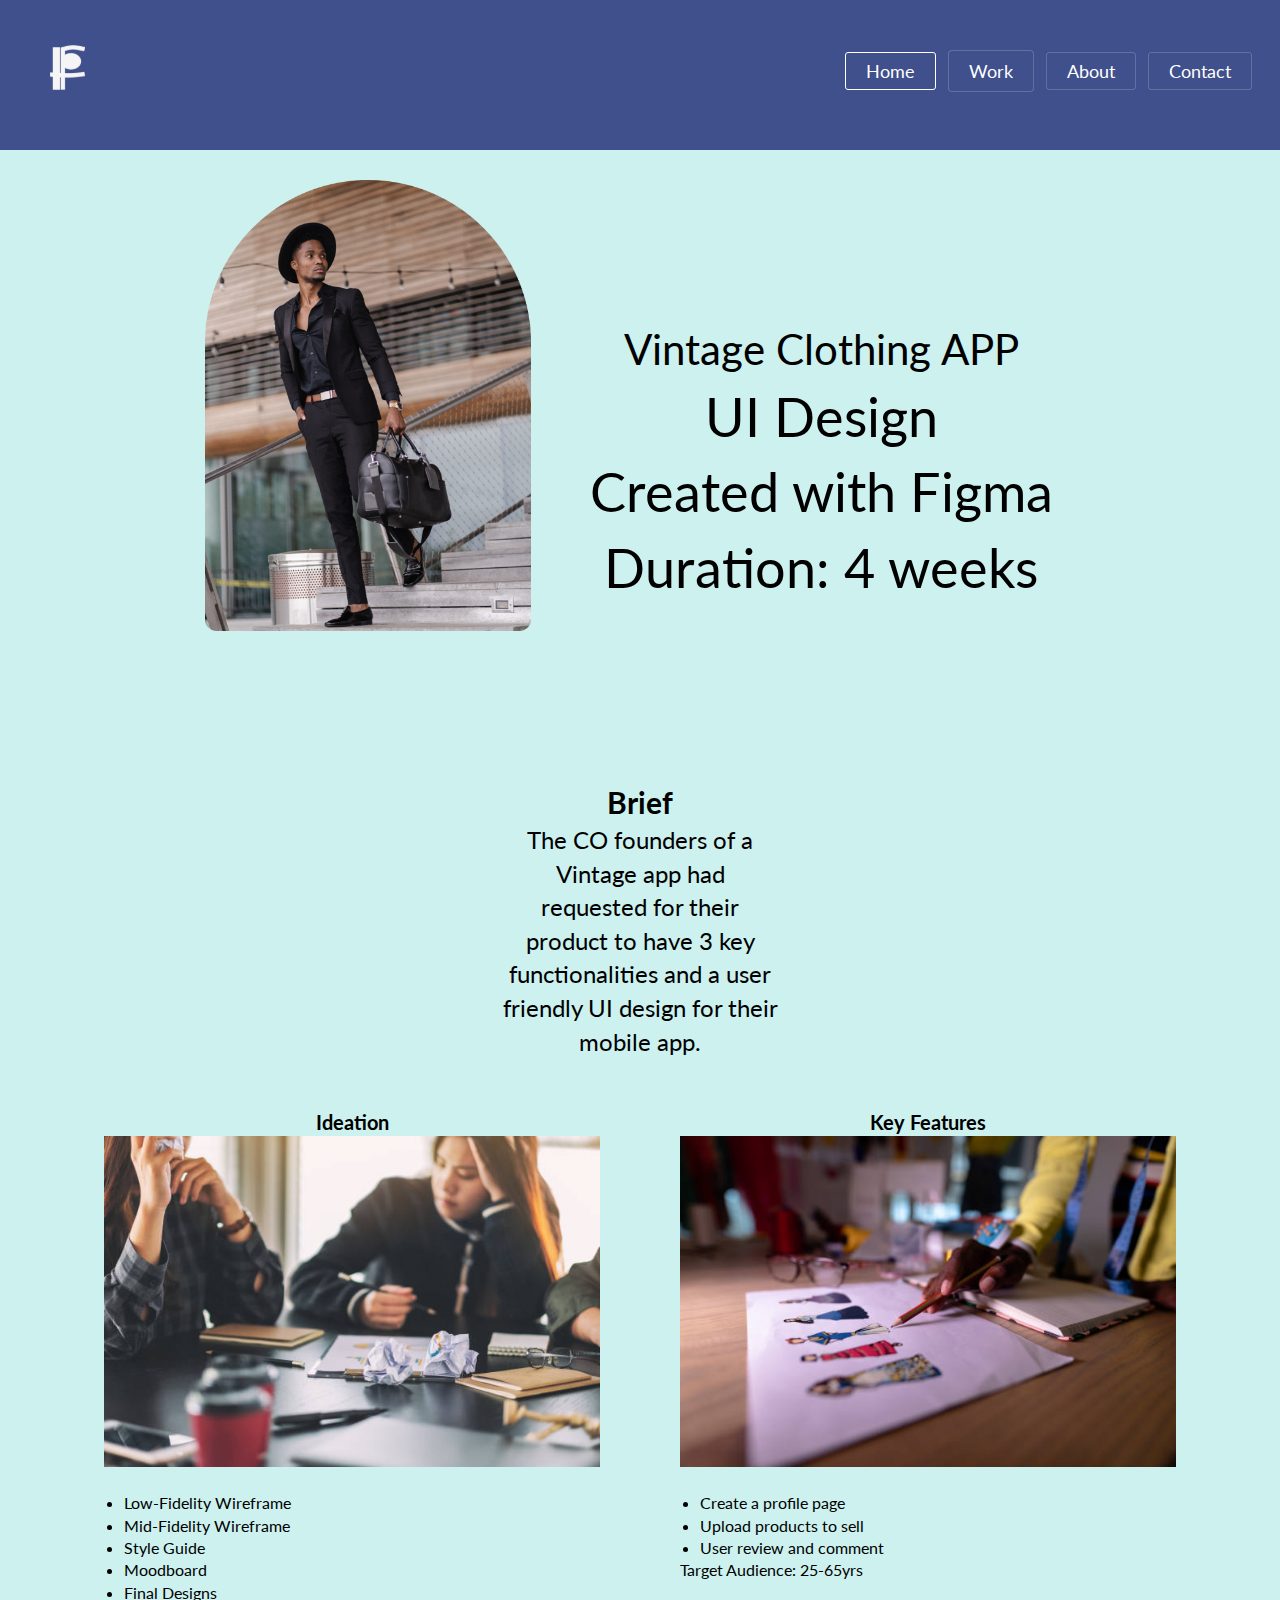
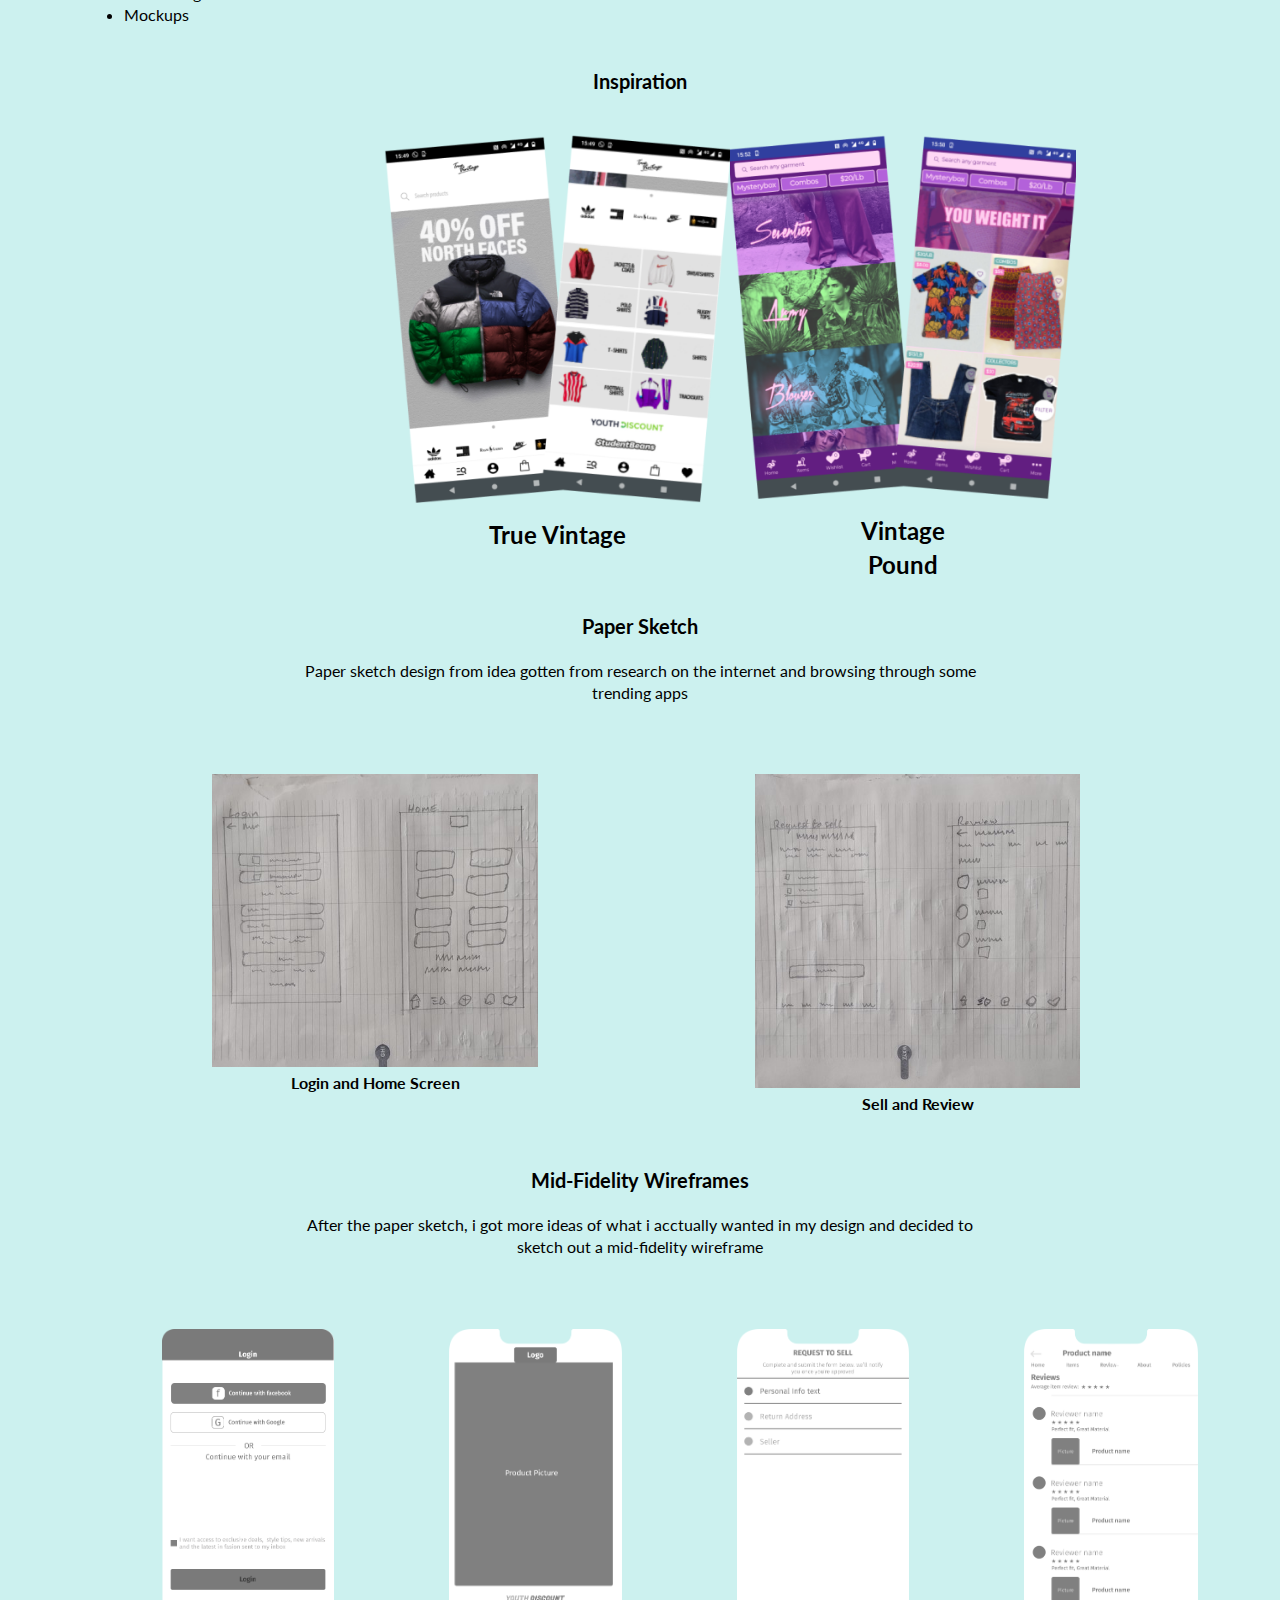
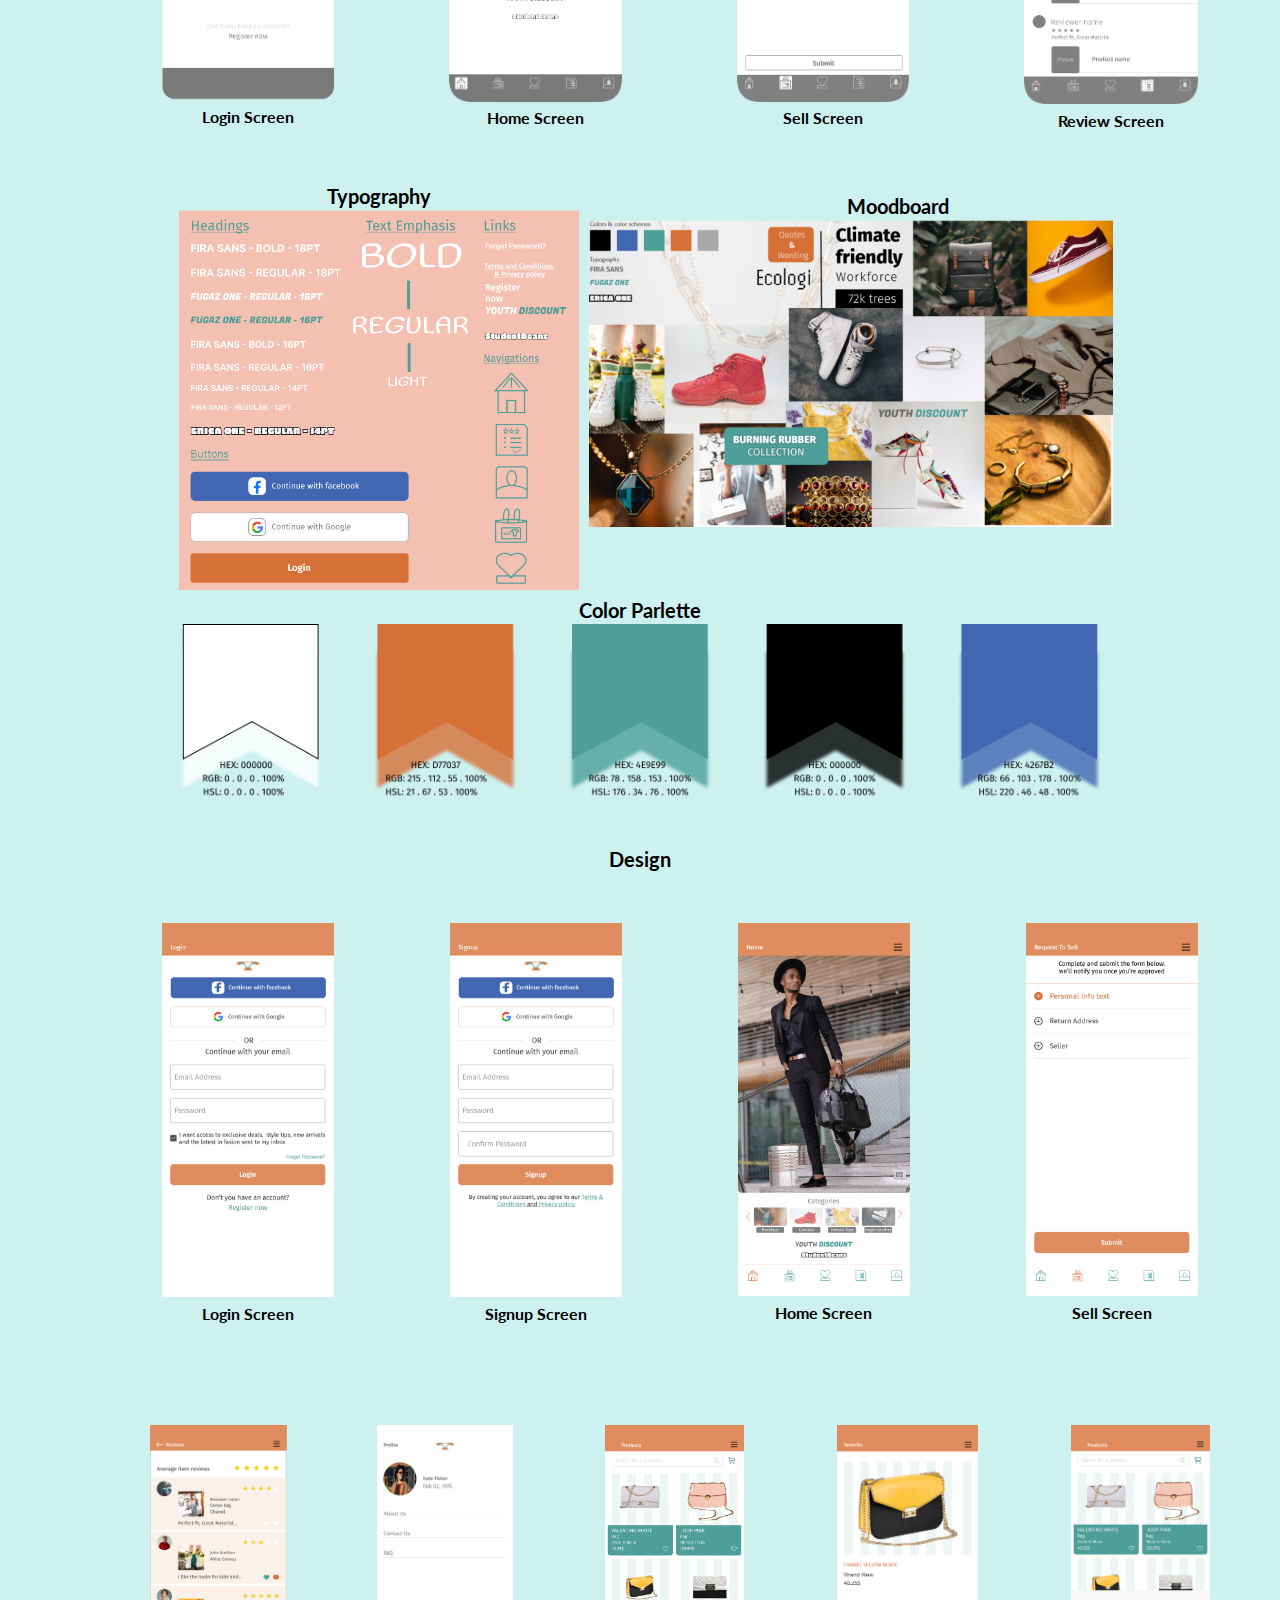
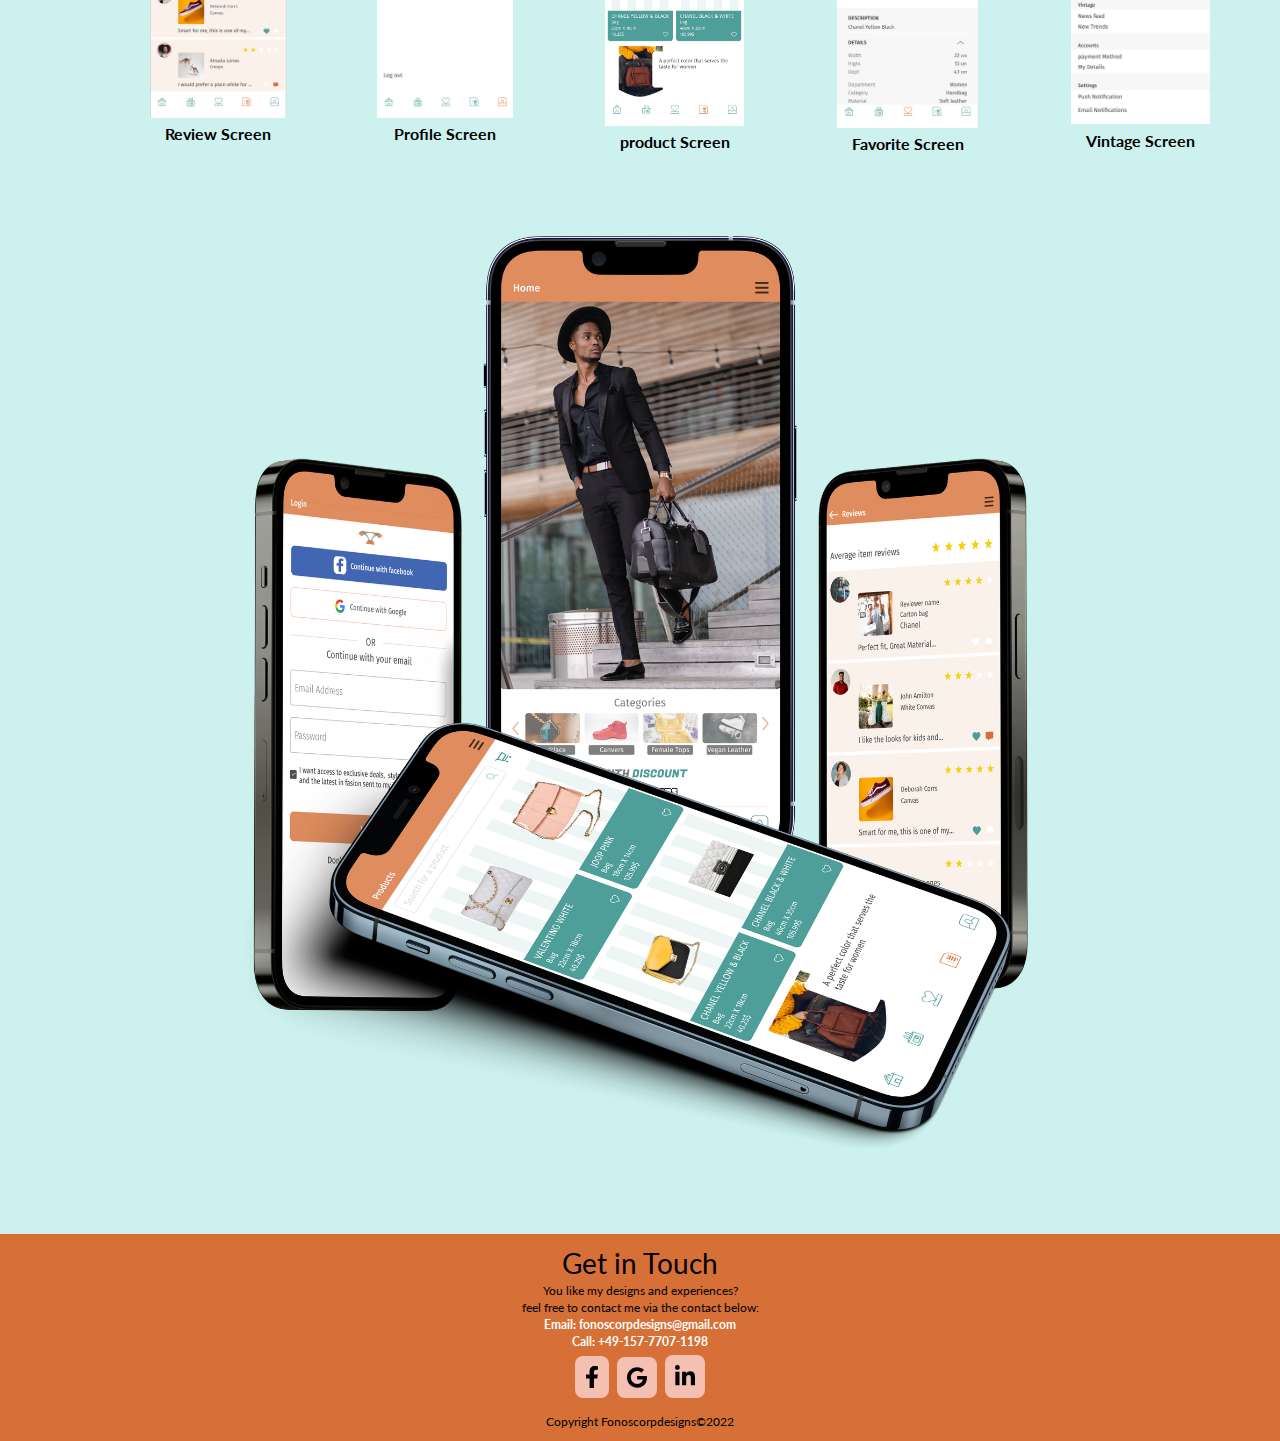
<file: vintage-app.html>
<!DOCTYPE html>
<html lang="en" dir="ltr">
<!--Head Section-->

<head>
    <meta charset="utf-8">
    <meta name="viewport" content="width=device-width, initial scale=1">
    <title>Fonoscorp Designs</title>
    <link rel="icon" type="image/x-icon" href="img/favicon.ico">
    <link href="https://fonts.googleapis.com/css?family=Lato:300,400,700" rel="stylesheet">
    <link rel="stylesheet" href="css/style.css">
    <link rel="stylesheet" href="https://cdnjs.cloudflare.com/ajax/libs/font-awesome/4.7.0/css/font-awesome.min.css">
    <script src="https://code.jquery.com/jquery-3.6.1.min.js" integrity="sha256-o88AwQnZB+VDvE9tvIXrMQaPlFFSUTR+nldQm1LuPXQ=" crossorigin="anonymous"></script>
    <script src="js/script.js"></script>
</head>

<body>
	<style>
		body {
			background-color: #CCF1EF;
		}
	</style>
    <!--Header Section-->
    <header>
    <div class="container top-heading">
      <div class="navtoggle" id="myNavtoggle">
        <label class="logo"><a href="index.html">
            <img src="img/logo-1.svg" alt="Fonoscorp"></a>
        </label>
        <nav>
          <ul>
        <li><a class="active" href="index.html">Home</a></li>
<li class="dropdown">
  <div onclick="myFunction()" class="dropbtn">Work</div>
  <div id="myDropdown" class="dropdown-content">
    <a href="android.html">SoundMix</a>
	   <a href="pocket-vault.html">Pocket Vault</a>
	  <a href="country-recipe.html">Country Recipe</a>
    <a href="vintage-app.html">Vintage App</a>
	  <a href="game.html">Game App</a>
	  <a href="travel-app.html">Travel App</a>
  </div>
</li>
            <li><a href="about.html">About</a></li>
            <li><a href="#footer">Contact</a></li>
            <li><a href="javascript:void(0);" class="icon" onclick="menuToggle()"><i class="fa fa-bars"></i></a></li>
          </ul>

        </nav>
      </div>
    </div>
  </header>




    <div class="main-project">

        <!--Main Hero Section-->
        <div class="container">
			<div class="project-head">
            <div class="project-pic">
                <picture>
                    <img src="img/vintage-app-img/male_model.png" alt="Project 1" />
                </picture>
            </div>

            <div class="profile-name">
                <h3>
                    Vintage Clothing APP
                </h3>
                <h4>
                    UI Design<br>
                    Created with Figma<br>
                    Duration: 4 weeks
                </h4>
            </div>
        </div>
			</div>


        <!--Project Section-->


        <div class="profile-name">
            <h2>Brief</h2>
            <p>The CO founders of a Vintage app had requested for their product to have 3 key functionalities and a user friendly UI design for their mobile app.</p>
        </div>

  <div class="idea-n-key">
            <div class="ideation">
                <h2>Ideation</h2>
                <picture>
                    <img src="img/vintage-app-img/2.jpeg" alt="Ideation Picture" />
                </picture>
                <ul>
                    <li>Low-Fidelity Wireframe</li>
                    <li>Mid-Fidelity Wireframe</li>
                    <li>Style Guide</li>
                    <li>Moodboard</li>
                    <li>Final Designs</li>
                    <li>Mockups</li>

                </ul>

            </div>

  
            <div class="ideation">
                <h2>Key Features</h2>
                <picture>
                    <img src="img/vintage-app-img/1.jpeg" alt="Key Features Picture" />
                </picture>
                <ul>
                    <li>Create a profile page</li>
                    <li>Upload products to sell</li>
                    <li>User review and comment</li>
                </ul>
            <p>Target Audience: 25-65yrs</p>
        </div>
	 </div>
    <!--inspiration-->
    <div class="row tools-and-skills-heading">
        <h2>Inspiration</h2>
    </div>
    <div class="grid-container-2">
        <div class="grid-item-2">
            <picture>
                <img src="img/vintage-app-img/inspire1.png" alt="Inspire Picture" />
            </picture>
            <h5>True Vintage</h5>
        </div>
        <div class="grid-item-2">
            <picture>
                <img src="img/vintage-app-img/inspire2.png" alt="Inspire Picture" />
            </picture>
            <h5>Vintage Pound</h5>
        </div>
    </div>

    <div class="column">
        <div class="wireframe-text">
            <h2>Paper Sketch</h2>
            <p>Paper sketch design from idea gotten from research on the internet and browsing through some trending apps</p>
        </div>
    </div>
		<div class="grid-container-3">

        <div class="grid-item-3">
            <picture>
                <img src="img/vintage-app-img/sketch1.jpeg" alt="Inspire Picture" />
            </picture>
            <h5>Login and Home Screen</h5>
        </div>
        <div class="grid-item-3">
            <picture>
                <img src="img/vintage-app-img/sketch2.jpeg" alt="Inspire Picture" />
            </picture>
            <h5>Sell and Review</h5>
        </div>
        
    </div>
		
		<div class="column">
        <div class="wireframe-text">
            <h2>Mid-Fidelity Wireframes</h2>
            <p>After the paper sketch, i got more ideas of what i acctually wanted in my design and decided to sketch out a mid-fidelity wireframe</p>
        </div>
    </div>
    <div class="grid-container-3">

        <div class="grid-item-3">
            <picture>
                <img src="img/vintage-app-img/loginframe.png" alt="Inspire Picture" />
            </picture>
            <h5>Login Screen</h5>
        </div>
        <div class="grid-item-3">
            <picture>
                <img src="img/vintage-app-img/2.png" alt="Inspire Picture" />
            </picture>
            <h5>Home Screen</h5>
        </div>
        <div class="grid-item-3">
            <picture>
                <img src="img/vintage-app-img/3.png" alt="Inspire Picture" />
            </picture>
            <h5>Sell Screen</h5>
        </div>
        <div class="grid-item-3">
            <picture>
                <img src="img/vintage-app-img/4.png" alt="Inspire Picture" />
            </picture>
            <h5>Review Screen</h5>
        </div>
    </div>
    <div class="row">
		<div class="style-n-board">
        <div class="column">
            <div class="typo1">
                <h2>Typography</h2>
                <picture>
                    <img src="img/vintage-app-img/typography.png" alt="typography" />
                </picture>
            </div>
        </div>
        <div class="column">
            <div class="typo">
                <h2>Moodboard</h2>
                <picture>
                    <img src="img/vintage-app-img/moodboard.png" alt="moodboard" />
                </picture>
              
            </div>
        </div>
			
			</div>
		
<h2>Color Parlette</h2>
		<div class="parlet-area">
                <picture>
                    <img src="img/vintage-app-img/color.png" alt="color" />
                </picture>
			</div>
        <div class="column">
            <div class="wireframe-text">
                <h2>Design</h2>
            </div>
        </div>
        <div class="grid-container-3">

            <div class="grid-item-3">
                <picture>
                    <img src="img/vintage-app-img/login.png" alt="Inspire Picture" />
                </picture>
                <h5>Login Screen</h5>
            </div>
            <div class="grid-item-3">
                <picture>
                    <img src="img/vintage-app-img/signup.png" alt="Inspire Picture" />
                </picture>
                <h5>Signup Screen</h5>
            </div>
            <div class="grid-item-3">
                <picture>
                    <img src="img/vintage-app-img/home.png" alt="Inspire Picture" />
                </picture>
                <h5>Home Screen</h5>
            </div>
            <div class="grid-item-3">
                <picture>
                    <img src="img/vintage-app-img/sell.png" alt="Inspire Picture" />
                </picture>
                <h5>Sell Screen</h5>
            </div>
        </div>
		 <div class="grid-container-3">

            <div class="grid-item-3">
                <picture>
                    <img src="img/vintage-app-img/review.png" alt="Inspire Picture" />
                </picture>
                <h5>Review Screen</h5>
            </div>
            <div class="grid-item-3">
                <picture>
                    <img src="img/vintage-app-img/profile.png" alt="Inspire Picture" />
                </picture>
                <h5>Profile Screen</h5>
            </div>
            <div class="grid-item-3">
                <picture>
                    <img src="img/vintage-app-img/product.png" alt="Inspire Picture" />
                </picture>
                <h5>product Screen</h5>
            </div>
            <div class="grid-item-3">
                <picture>
                    <img src="img/vintage-app-img/favorite.png" alt="Inspire Picture" />
                </picture>
                <h5>Favorite Screen</h5>
            </div>
			 <div class="grid-item-3">
                <picture>
                    <img src="img/vintage-app-img/vintage.png" alt="Inspire Picture" />
                </picture>
                <h5>Vintage Screen</h5>
            </div>
        </div>
        <div class="column">
            <div class="mockups">
                <picture>
                    <img src="img/vintage-app-img/mockups2.png" alt="mockups" />
                </picture>
            </div>
        </div>
    </div>
	</div>
    <!--Footer Section-->








   <footer>
		<div class="foot-menu">
        <div class="container">
            <div class="contact-text">

                <h3>Get in Touch</h3>
                <p>You like my designs and experiences?<br>
                    feel free to contact me via the contact below:</p>
            </div>
            <div class="contact">
                Email: <a href="mailto:fonoscorp1@gmail.com">fonoscorpdesigns@gmail.com</a><br>
                Call: <a href="tel:+4915777071198">+49-157-7707-1198</a>
            </div>



            <div class="social-link">
			
          <a href="https://www.facebook.com/" class="facebk"><img src="img/footer/fb.svg" alt="Project 2" /></a>
			<a href="https://www.google.com/" class="google"><img src="img/footer/gg.svg" alt="Project 2" /></a>
			<a href="https://www.linkedin.com/"  class="linkedin"><img src="img/footer/lkdin.svg" alt="Project 2" /></a>
			
        </div>

            <div class="copy">
                <p>Copyright Fonoscorpdesigns&copy;2022</p>
            </div>

        </div>
</div>
    </footer>

</body></html>
</file>
<file: css/style.css>
/*
Colors used:
Primary Color (Blue): #1877F2;
Secondary Color (Green): #white; */

* {
    padding: 0;
    margin: 0;
}

html, body {
    font-family: 'Lato', sans-serif;
    line-height: 1.4;
}

/* =======header=========== */

.logo {
    width: 40%;
}

.logo img {
    width: 30px;
    margin-bottom: 10px;
    margin-left: 20px;

}
.navtoggle li:not(:last-child) {
    display: none;
}
nav {
	padding: 10px;
}
nav li {
    display: inline-block;
    margin: 0 10px;
    line-height: 40px;
    font-size: 12px;
    list-style: none;
    margin-bottom: 10px;
    border: 2px solid rgba(159, 191, 221, 0.3);
    border-radius: 2px;
}
nav li:last-child {
    border: 0;
    margin: 0;
    line-height: 0;
    color: green;
}


nav a {
    color: while;
    font-size: 16px;
    border: 1px solid transparent;
    padding: 2px 6px;
    border-radius: 3px;
}

.container {
    padding: 10px;
    margin: auto;
}

.top-heading {
    background-color: #3F508C;
	width: 100vw;
}

img {
    width: 100%;
}

.project-pic {
    width: 40%;
    margin-left: auto;
    margin-right: auto;

}

.profile-pic {
    width: 80%;
    margin-left: auto;
    margin-right: auto;
}

.frames {
    width: 60%;
    margin-left: auto;
    margin-right: auto;
}

.row {
    display: inline-block;
    margin-bottom: 20px;
}

h2 {
    text-align: center;
    font-size: 1.25em;
    font-weight: 700;
}

h3 {
    font-size: 1.75em;
    font-weight: 400;
}

.preview {
    width: 80%;
    text-align: center;
    margin-left: auto;
    margin-right: auto;
	margin-top: 40px;
}

h4 {
    width: 100%;
    align-content: center;
    font-size: 2.25em;
    font-weight: 400;
}

h5 {
    text-align: center;
    margin-top: 0;
    margin-bottom: 10px;
    padding: 30px;
}

a {
    text-decoration: none;
    color: #ffffff;
}

a:hover {
    color: #D77037;
}

a:active {
    color: #3F508C;
}

/* ========dropdown section========== */
.dropbtn {
  background-color: #3F508C;
  color: #fff;
  font-size: 18px;
  border: none;
  cursor: pointer;
	border: 1px solid rgba(255, 255, 255, 0.19);
	padding: 0px 6px;
	border-radius: 4px;
	transition: ease-out 0.3s;

}

.dropbtn:hover {
		 color: #D77037;

}

.dropdown {
  position: relative;
  display: inline-block;
	color: #fff;
}
.dropdown li {
	background-color: #3F508C;
}

.dropdown-content {
  display: none;
  position: absolute;
  min-width: 160px;
  overflow: auto;
  box-shadow: 0px 8px 16px 0px rgba(0,0,0,0.2);
  z-index: 1;
}

.dropdown-content a {
  color: black;
  background-color: #f1f1f1;
  padding: 2px 16px;
	height: 40px;
  text-decoration: none;
  display: block;
  margin-bottom: 2px;
}

.dropdown a:hover {background-color: #ddd;}

.show {display: block;}

/* ========main section========== */
.main {
	width: 100vw;
    margin-top: 20px;
}

.grid-container {
    margin-bottom: 30px;
}

.grid-item-2 {
    width: 60%;
    padding: 10px;
    margin-left: auto;
    margin-right: auto;
}

.grid-item-3 {
    width: 60%;
    margin-left: auto;
    margin-right: auto;
}

.grid-item-3 img {
    width: 100%;
}
.grid-item {
	width: 90%;
	margin-left: auto;
	margin-right: auto;
}

.main-project {
    margin-top: 20px;
}

.profile-name {
    text-align: center;
}
.country-profile-name {
	text-align: center;
}
.country-profile-name img {
	width: 120px;
	margin-top: 40px;
}
.country-profile-name h3 {
	margin-bottom: 40px;
}

.profile-pic img {
    border-radius: 80px;
}

.ideation ul {
    padding-top: 20px;
    margin: auto;
}
.brief {
	margin-top: 20px;
    margin-bottom: 20px;
}
.brief,
.wireframe-text p {
    text-align: center;
    margin-top: 20px;
    margin-bottom: 20px;
}
.brief p {
	width: 60%;
	margin-left: auto;
	margin-right: auto;
}

.mockups {
    margin-top: 20px;
}

.tools-and-skills-heading {
    width: 100%;
    text-align: center;
}

.button {
    width: 280px;
    display: inline-block;
    text-align: center;
    color: #000;
    background-color: #F4C0B2;
    text-decoration: none;
    font-weight: 400;
    box-shadow: inset 0 0 0 0 #D77037;
    padding: 10px;
    border-radius: 20px;
    transition: ease-out 0.3s;
    margin-top: 10px;
}

.button:hover {
    box-shadow: inset 300px 0 0 0 #EDA379;
    cursor: pointer;
    color: #000;
}

.resume {
    text-align: center;
}
/* =======Pocket Vault=========== */
.project-heading{
	width: 60%;
	text-align: center;
	margin-left: auto;
	margin-right: auto;
	margin-top: 40px;
	background-color: #E3EDA6;
	border-radius: 20px;
	padding: 40px;
}
.guiding-heading {
	text-align: center;
	margin-top: 40px;
	margin-bottom: 20px;
}
.the-w-heading {
	width: 90%;
	margin-left: auto;
	margin-right: auto;
}

.the-w-heading li {
	width: 90%;
	margin-left: auto;
	margin-right: auto;
}
.guiding-text {
	margin-bottom: 10px;
}
.explain-area {
	margin-bottom: 40px;
	margin-top: 20px;
	width: 80%;
	margin-left: auto;
	margin-right: auto;
}
.explain-area p{
	margin-bottom: 10px;
	background-color: #E3EDA6;
	padding: 20px;
	border-radius: 20px;
}
.explain-area1 {
	margin-left: 20px;
	padding: 20px;
}
.workflow-tab {
	background-color: #fff;
}
.workflow-tab img{
	width: 80%;
}

/* =======iOS and Android=========== */
.approach-tab {
	margin-top: 20px;
}
.research-area p {
	background-color: #D77037;
	padding: 10px;
	color: #fff;
	margin-bottom: 20px;
	margin-top: 10px;
}
.sketch-tab {
	margin-top: 40px;
}
.sketch-tab p{
	text-align: center;
	width: 60%;
	margin-left: auto;
	margin-right: auto;
	margin-bottom: 40px;
}
.findings-area {
	display: flex;
	width: 80%;
	margin-top: 20px;
	text-align: center;
	margin-left: auto;
	margin-right: auto;
}
.findings-tab {
	width: 80%;
	padding: 20px;
	margin-bottom: 20px;
}
.flow-area {
	background-color: #D77037;
}
.wireframes-area {
	margin-top: 40px;
	margin-bottom: 30px;
	padding: 4px;
}
.wireframes-area p{
	text-align: center;
}
.wireframes-tab {
	margin-bottom: 30px;
}
.wireframes-tab2 {
	width: 80%;
	margin-left: auto;
	margin-right: auto;
}
.style-tab {
	padding: 40px;
	margin-top: 30px;
}
.sub-heading {
	text-align: center;
}
.style-tab{
	text-align: center;
}
.font-area {
	display: flex;
	text-align: center;
	
}
.styling {
	width: 50%;
	margin-left: auto;
	margin-right: auto;
}
.style-tab-area {
		display: flex;
	width: 100%;
	}
	.style-tab-area img {
		max-width: 25%;
		margin-left: auto;
		
		margin-right: auto;

	}
.final-designs-area {
		display: flex;
		width: 90%;
		padding: 20px;
		margin-right: auto;
		margin-left: auto;
	}
.mockup-designs-area img {
	margin-bottom: 20px;
}



/* ========Footer========== */

.contact-text p {
    text-align: center;
    font-size: 12px;
}

.foot-menu {
    background-color: #D77037;
    text-align: center;
	width: 100vw;
}

.contact,
.contact a {
    font-size: 12px;
    color: #ffffff;
    font-weight: 700
}

.contact a:hover {
    color: #D9D9D9;
}

.fa-bars {
    padding: 6px;
    font-size: 30px;
    width: 40px;
    border-radius: 4px;
    text-align: center;
    text-decoration: none;
    margin: 5px 2px;
}
.facebk img{
	padding: 10px;
    font-size: 30px;
    width: 14px;
    border-radius: 8px;
    text-align: center;
    text-decoration: none;
    margin: 5px 2px;
}
.linkedin img,
.google img {
	padding: 10px;
    font-size: 30px;
    width: 20px;
    border-radius: 8px;
    text-align: center;
    text-decoration: none;
    margin: 5px 2px;
}
.linkedin img,
.google img,
.facebk img{
	background-color: #F4C0B2;
    color: #ffffff;
}
.fa-bars:hover {
    opacity: 0.7;
    color: #F4C0B2;
}
.fa:hover {
    opacity: 0.7;
    color: #3F508C;
    background-color: #F4C0B2;
}

.facebk :hover {
    background-color: #E8BBAF;
    color: #3F508C;
}

.linkedin :hover {
    background-color: #E8BBAF;
    color: #fff;
}
.google :hover {
    background-color: #E8BBAF;
    color: #3F508C;
}
.copy {
    width: 100%;
    font-size: 12px;
    display: inline-block;
    text-align: center;
}
.travel-project-pic {
    width: 100%;
    max-width: 100%;
    height: auto;
}

@keyframes color-change {
    from {
        fill: #edc655;
    }

    to {
        fill: #f76414;
    }
}

.sun {
    animation-duration: 4s;
    animation-name: color-change;
    animation-iteration-count: infinite;
    animation-direction: alternate;
    animation-timing-function: linear;
}

.sun {
    animation: 4s color-change infinite alternate linear;
}

@keyframes cloud-move {
    from {
        transform: translate(0, 50px);
    }

    to {
        transform: translate(200px, 50px);
    }
}

.cloud-front {
    animation-duration: 30s;
    animation-name: cloud-move;
    animation-iteration-count: infinite;
    animation-direction: alternate;
    animation-timing-function: linear;
}

@keyframes cloud-move-reverse {
    from {
        transform: translate(446px, 48px);
    }

    to {
        transform: translate(100px, 48px);
    }
}

.cloud-back {
    animation: 34s cloud-move-reverse infinite alternate linear;
}
.top-heading {
	width: 100vw;
}

.navtoggle,
.responsive {
    position: relative;
}

.navtoggle li .icon {
    position: absolute;
    right: 0;
    top: 20px;
    font-size: 38px;
}

.navtoggle.responsive li {
    display: block;
}


.logo img {
    margin-top: 35px;
}
.specifics-area {
		background-color: #FEBF9C;
		padding: 
	}
.iosframe {
	display: flex;
	margin-left: auto;
	margin-right: auto;
	margin-top: 20px;
	}
.iosname {
	text-align: center;
	margin-top: 40px;
}

/* ========country recipe session========== */
.country-logo-area {
	width: 60%;
	background-color: #DC4747;
	padding: 20px;
	color: #fff;
	margin-top: 40px;
	margin-bottom: 20px;
	margin-left: auto;
	margin-right: auto;
	border-radius: 20px;
}
.country-logo-area img{
	width: 40%;
}
.cooking-heading {
	width: 90%;
	padding: 4px;
	margin-bottom: 40px;
	margin-top: 40px;
	margin-left: auto;
	margin-right: auto;
}
.early-reserach {
	border: 2px solid #DC4747;
	padding: 20px;
	margin-top: 20px;
	border-radius: 40px;
}
.early-reserach p {
	margin-top: 10px;
}
.why-recipe {
	background-color: #DC4747;
	padding: 10px;
	text-align: center;
	color: #fff;
	margin-top: 40px;
}

.why-the-recipe ul li {
	width: 80%;
	margin-left: 20px;
}
.cooking-finding {
	width: 80%;
	margin-left: auto;
	margin-right: auto;
	margin-top: 40px;
}
.typo-tab,
.persona-tab {
	background-color: #DC4747;
	padding: 40px;
	margin-bottom: 20px;
	border-radius: 20px;
}
.jtbd-area {
	width: 90%;
	margin-left: auto;
	margin-right: auto;
}
.jtbd-area p {
	width: 80%;
	padding: 2px;
	margin-bottom: 4px;
}
.jtbd1 {
	width: 90%;
	margin-bottom: 20px;
	margin-left: auto;
	margin-right: auto;
}
.jtbd1 p {
	width: 100%;
	margin-bottom: 20px;
}
.recipe-final-tab {
	background-color: #000;
}
.recipe-tab{
	padding: 20px;
}
.participants {
	width: 90px;
}
.participants {
		width: 100%;
		padding: 10px;
	}
.participants-1 {
	width: 100%;
	padding: 1%;
}
	.the-participants {
		margin-left: auto;
		margin-right: auto;
		width: 80%;
		padding: 20px;
	}
.all-games{
	display: flex; 
}
.tab img{
	width: 90%;
}

/* ========Move to top========== */
#myBtn {
  display: none; /* Hidden by default */
  position: fixed; /* Fixed/sticky position */
  bottom: 40px; /* Place the button at the bottom of the page */
  right: 10px; /* Place the button 30px from the right */
  z-index: 99; /* Make sure it does not overlap */
  border: none; /* Remove borders */
  outline: none; /* Remove outline */
  background-color: #E5EBFF; /* Set a background color */
  color: #000; /* Text color */
  cursor: pointer; /* Add a mouse pointer on hover */
  padding: 4px 1px; /* Some padding */
  border-radius: 6px; /* Rounded corners */
  font-size: 17px; /* Increase font size */
	width: 50px;
	height: 50px;
}
#myBtn img {
	width: 50%;
	margin-top: 4px;
}
#myBtn:hover {
  background-color: #B8C7FC; /* Add a dark-grey 
	background on hover */
	color: #000;
}
/* ========Previous and next button========== */

.btn1,
.btn2{
	padding: 10px 16px;
	border-radius: 4px;
	background-color: lightgray;
	color: #000;
	border: none;
	cursor: pointer;
}
.btn1:hover,
.btn2:hover{
	background-color: #DFDCDC;
	color: #000;
}
.btn1 {
	float: right;
	margin-left: 20px;
}
.btn2 {
	float: left;
	margin-right: 20px;
}
.btn3 {
	margin-left: 20px;
	background-color: lightgray;
	padding: 10px 16px;
	border-radius: 4px;
	color: #000;
	border: none;
	float: right;
	margin-left: 20px;
}
.btn5,
.btn4 {
	margin-right: 20px;
	background-color: lightgray;
	padding: 10px 16px;
	border-radius: 4px;
	color: #888686;
	border: none;
	float: left;
	margin-right: 20px;
}
.btn5 {
	float: right;
	margin-right: 20px;
}
.navigation-links {
	padding: 40px;
	text-align: center;
	margin-bottom: 20px;
}
.early-approach-area {
		width: 90%;
		padding: 20px;
		margin-left: auto;
		margin-right: auto;
	}
	.early-reserach {
		width: 100%;
		padding: 40px;
		margin-right: auto;
		margin-left: auto;
	}
	.approach-heading {
		text-align: center;
	}
 .about p {
        width: 80%;
        margin: auto;
        line-height: 1.8;
		background-color: #E3EDA6;
		padding: 40px;
		border-radius: 20px;
    }
.profile-name-2 {
		text-align: center;
		margin-top: 40px;
		margin-bottom: 40px;
	}
/* ========cook recipe========== */
.sketch-frame {
		width: 90%;
		display: grid;
		grid-template-columns: auto auto auto auto auto;
		margin-left: auto;
		margin-right: auto;
	}
.findings-area-tab {
	display: flex;
}
.findings-tab-pic h5{
		width: 100%;
	padding: 2px;
	}
.findings-tab-pic {
		width: 100%;
		padding: 20px;
	}
.ab-type {
	display: flex;
}
.cook-specifiecs-area p{
		width: 90%;
		margin-left: auto;
		margin-right: auto;
		padding: 20px;
	}
.early-reserach {
		width: 60%;
		padding: 40px;
		margin-left: auto;
		margin-right: auto;
	}
.cook-mockup {
		width: 80%;
		margin-left: auto;
		margin-right: auto;
		padding: 40px;
	}
.jtbd-layers {
		width: 90%;
		margin-left: auto;
		margin-right: auto;
	}
.prototype{
		width: 60%;
		margin-left: auto;
		margin-right: auto;
	}
	.prototype iframe{
		width: 100%;
	}


/* ========Responsive========== */
@media screen and (max-width: 374px) {
    nav ul {
        width: 100%;
    }

    nav li {
        padding: 0;
        margin: 0;
    }
	
element.style {
}
	h2 {
		font-size: 1.25em;
	}
}


@media screen and (min-width: 768px) {
    body {
    background-color: #C4C9D1;
}
    .navtoggle li .icon {
        display: none;
    }

    .navtoggle li:not(:last-child) {
        display: inline-block;
    }

    .logo {
        width: 30%;
        float: left;
        margin-top: 0;
    }

    .logo img {
        width: 35px;
    }

    nav {
        height: 100px;
        width: 100%;
        background: #3F508C;
        padding-top: 20px;
    }

    nav > ul > li {
        display: inline-block;
    }

    nav ul {
        float: right;
        margin-right:40px;
		margin-top: 20px;

    }

    nav li {
        display: inline-block;
        margin: 0 2px;
        line-height: 40px;
        border-radius: 4px;
        background-color: #3F508C;
        border: none;
    }
    nav li:hover {
    border: 0 solid white;
        transition: .9s;

}

    nav a {
        font-size: 18px;
        border: 1px solid rgba(255, 255, 255, 0.19);
        padding: 7px 20px;
    }

    a:hover {
        transition: .5s;
    }
    .active {
        border: 1px solid white;
        transition: .5s;
    }

    .profile-pic {
        width: 40%;
        margin-left: auto;
        margin-right: auto;
    }

    .container {
        margin: auto;
    }

    a:active {
        color: #D77037;
    }

    h5 {
        margin-left: auto;
        margin-right: auto;
        font-size: 24px;
        padding: 0;

    }

    /* ========index========== */
    .grid-container {
        width: 100%;
        display: grid;
        grid-template-columns: 55% 45%;
        padding: 10px;
    }

    .grid-item {
        padding: 10px;
        font-size: 17px;
        text-align: center;
    }

    /* ========my work========== */
    .grid-item h3 {
        font-size: 24px;
        margin-top: 40px;
    }

    .grid-item-3 h5 {
        font-size: 16px;
        padding: 0;
    }

    .grid-item-3 {
        padding: 10px;
        margin-left: auto;
        margin-right: auto;
    }

    .grid-container-3 {
        width: 100%;
        display: grid;
        grid-template-columns: auto auto auto auto;
    }

    .grid-container-2 {
        width: 100%;
        display: grid;
        grid-template-columns: 50% 50%;
        padding: 10px;

    }

    .grid-container-2 {
        width: 100%;
        display: grid;
        grid-template-columns: 50% 50%;
        padding: 10px;

    }

   .grid-item-2 {
        width: 80%;
        padding: 10px;
        margin-left: 100px;
        margin-right: auto;
    }

    .tools-and-skills-heading {
        width: 100%;
        text-align: center;
    }

    /* ========about========== */
    .resume {
        margin-top: 20px;
        margin-bottom: 40px;
    }

    .about p {
        width: 60%;
        margin-left: auto;
        margin-right: auto;
    }
	
	.findings-area {
		display: flex;
	}

	.finding-text p {
		text-align: center;
		width: 80%;
		margin-left: auto;
		margin-right: auto;
		margin-top: 0;
		margin-bottom: 40px;
	}
	/* ========iOS and Android========== */
	.main-project {
		width: 100%;
		margin-left: auto;
		margin-right: auto;
	}
	.findings-area {
		display: flex;
	}
	.profile-name-2 {
		text-align: center;
		margin-top: 40px;
		margin-bottom: 40px;
	}
	.finding-text p {
		text-align: center;
		width: 60%;
		margin-left: auto;
		margin-right: auto;
		margin-top: 0;
		margin-bottom: 40px;
	}
	.iosname {
		text-align: center;
		margin-top: 40px;
	}
	
	.iosframe {
		display: flex;
		margin-top: 20px;
	}
	.specifics-area {
		margin-top: 40px;
		background-color: #FEBF9C;
		padding-top: 40px;
	}
	.wireframes-area {
		width: 25%;
		padding: 10px;
	}
	.styleicons {
		display: flex;
	}
	.style-tab {
		width: 100%;
		padding: 20px;
	}
	.style-tab p {
		font-size: 27px;
		padding: 20px;
	}
	.style-tab-area {
		display: flex;
	}
	.style-tab-area img {
		max-width: 30%;
		padding: 20px;
	}
	.style-typeface-tab {
		padding: 40px;
	}
	.final-designs-area {
		display: flex;
		width: 90%;
		padding: 20px;
		margin-right: auto;
		margin-left: auto;
	}
	.mockup-designs-area {
		display: flex;
		width: 90%;
		padding: 20px;
		margin-right: auto;
		margin-left: auto;
		background-color: #E3EDA6;
		margin-bottom: 20px;
	}
	.pics {
		padding: 10px;
	}
	.tab {
		text-align: center;
		margin-bottom: 20px;
	}
	/* ========Osusu Games========== */
	.all-comp {
		background-color: #4E9E99;
	}
	
	.low-frames {
	width: 80%;
	margin-left: auto;
	margin-right: auto;
}
	.big-comp-frames {
		display: flex;
		width: 80%;
		margin-left: auto;
		margin-right: auto;
		background-color: #FFF;
		padding: 40px;
	}
	.big-comp-frames img {
		width: 100%;
	}
.all-games{
	display: flex;
}
.all-games img {
	padding: 20px;
	width: 80%;
}
.mock-area {
	width: 100%;
		background-image: url("../img/game/baloon2.jpeg");
	background-size: cover;
	margin-left: auto;
	margin-right: auto;
}
	.mock-area img{
		width: 40%;
		padding: 40px;
		margin-left: 140px;
	}
	.tab-long-comp {
		width: 100%;
	}
	.wireframes-tab2 {
		margin-left: auto;
		margin-right: auto;
	}
/* ========Country recipe session========== */
	.cooking-heading p{
		width: 60%;
		margin-left: auto;
		margin-right: auto;
	}
	.early-approach-area {
		width: 60%;
		padding: 20px;
		margin-left: auto;
		margin-right: auto;
	}
	.early-reserach {
		width: 100%;
		padding: 40px;
		margin-left: auto;
		margin-right: auto;
	}
	.approach-heading {
		text-align: center;
	}
	.why-the-recipe {
		width: 90%;
		padding: 20x;
		text-align: left;
		padding: 20px;
	}
	.why-the-recipe p{

		background-color: #FCEFE9;
		padding: 4px;
		margin-left: 10px;
	}
	.recipe-areas {
		width: 100%;
		display: grid;
		grid-template-columns: auto;
		margin-left: auto;
		margin-right: auto;
		padding: 20px;
	}
	.findings-area {
		width: 80%;
		margin-left: auto;
		margin-right: auto;
	}
	.findings-tab-pic {
		width: 50%;
		padding: 20px;
	}
	.findings-tab p {
		padding: 20px;
		width: 100%;
		text-align: center:
	}
	.findings-tab img {
		width: 100%;
		padding: 40px;
	}
	.inspiration-tab-area {
		display: flex;
	}
	.sketch-frame {
		width: 80%;
		display: grid;
		grid-template-columns: auto auto auto auto auto;
		margin-left: auto;
		margin-right: auto;
	}
	.sketch-frame img{
		width: 100%;
	} 
	.personas {
		display: flex;
		margin-left: auto;
		margin-right: auto;
		padding: 40px;
	}
	.persona-tab {
		padding: 20px;
		
	}
	.personas-tab img{
		padding: 20px;
		background-color: #FCEFE9;
	}
	.cook-specifiecs-area p{
		width: 60%;
		margin-left: auto;
		margin-right: auto;
		padding: 20px;
	}
	.jtbd-layers {
		width: 90%;
		margin-left: auto;
		margin-right: auto;
	}
	.jtbd-steps {
		padding: 10px;
	}
.jtbd1 p {
		width: 100%;
	}
	.jtbd-steps-main {
		width: 80%;
		margin-left: auto;
		margin-right: auto;
	}
	.study-text-n-typo {
		width: 80%;
		margin-left: auto;
		margin-right: auto;
	}
.ab-type {
	display: flex;
}
	.typo-tab {
		width: 90%;
		padding: 20px;
	}
	.typo-tab img{
		width: 100%;
	}
	.study-text {
		width: 100%;
	}
	.study-text p {
		padding: 20px;
	}
	
	.findings-area-tab {
	display: flex;
}
.findings-area {
	margin-top: 20px;
	text-align: center;
}
.findings-tab {
	width: 100%;
	padding: 20px;
	margin-bottom: 20px;
}
	.inspiration-tab {
		padding: 10px;
	}
	.mood-tab {
		padding: 20px;
	}
	.cook-mockup {
		width: 80%;
		margin-left: auto;
		margin-right: auto;
		padding: 40px;
	}
	.prototype{
		display: block;
		width: 30%;
		height: 100%;
		margin-left: auto;
		margin-right: auto;
	}
	.prototype iframe{
		width: 100%;
	}

@media screen and (min-width: 992px) {
     body {
    background-color: #fff;
}
    .navtoggle li .icon {
        display: none;
    }

    .logo {
        float: left;
        margin-left: 20px;
        width: 50px;
    }

    .logo img {
        width: 35px;
    }

    nav {
        height: 100px;
        width: 100%;
        background: #3F508C;
        padding-top: 20px;
    }

    nav ul {
        float: right;
        margin-right: 40px;
		margin-top: 20px;
    }

    nav li {
        display: inline-block;
        margin: 0 4px;
        line-height: 40px;
        border-radius: 4px;
        background-color: #3F508C;
        border: none;
    }

    nav a {
        font-size: 18px;
        border: 1px solid rgba(255, 255, 255, 0.19);
        padding: 7px 20px;
    }

     a:hover {
        transition: .5s;
    }
    .active {
        border: 1px solid white;
        transition: .5s;
    }
    h5 {
        font-size: 24px;
        width: 40%;
        margin: auto;
        padding: 10px;
    }

    .grid-container {
        width: 100%;
        display: grid;
        grid-template-columns: 60% 40%;
    }

    .grid-container-3 {
        width: 100%;
        display: grid;
        grid-template-columns: auto auto auto auto auto;
		padding: 40px;
    }

    .grid-item-3 {
        padding: 10px;
        margin-left: auto;
        margin-right: auto;
    }

    .grid-item-3 h5 {
        width: 100%;
    }

    .grid-item {
        padding: 10px;
        font-size: 17px;
        text-align: center;
    }

    .grid-item h3 {
        margin-top: 120px;
    }

    .grid-container-2 {
        width: 60%;
        display: grid;
        grid-template-columns: auto auto;
        padding: 10px;
        margin-left: auto;
        margin-right: auto;
    }

    .grid-item-2 {
        width: 100%;
        padding: 10px;
        margin-left: 80px;
        margin-right: auto;
    }

    .wireframe-text p {
        width: 60%;
        text-align: center;
        margin-left: auto;
        margin-right: auto;
    }

    .main-project {
        margin-top: 20px;
    }

    h2 {
        text-align: center;

    }

    .resume {
        margin-top: 20px;
        margin-bottom: 80px;
    }

    .profile-pic {
        width: 40%;
        margin-left: auto;
        margin-right: auto;
    }

    .project-pic img {
        display: block;
        width: 90%;
        margin-left: auto;
        margin-right: auto;
    }

    .preview h5 {
        width: 60%;
        text-align: center;
        margin-left: auto;
        margin-right: auto;
		padding-top: 40px;
    }
	.preview p {
		margin-top: 40px;
		font-size: 17px;
		width: 60%;
		margin-left: auto;
		margin-right: auto;
	}

    .profile-name {
        width: 60%;
        margin-left: auto;
		margin-right: auto;
		margin-bottom: 2px;
		font-size: 24px;
    }
	.profile-name p {
        width: 60%;
        margin-left: auto;
        margin-right: auto;
		text-align: center;
		
    }

    .about p {
        width: 50%;
        margin: auto;
        line-height: 1.8;
		background-color: #E3EDA6;
		padding: 40px;
		border-radius: 20px;
    }

    .tools-and-skills-heading {
        width: 100%;
        text-align: center;
    }

    .profile-pic {
        margin-top: 20px;
        margin-left: auto;
        margin-right: auto;
    }


    .brief {
        width: 60%;
        margin-left: auto;
        margin-right: auto;
    }

    .ideation,
    .typo,
    .frames,
    .mockups {
        padding: 10px;
    }

    .mockups {
        width: 70%;
        margin-left: auto;
        margin-right: auto;
    }

    .frames {
        width: 40%;
        margin-left: auto;
        margin-right: auto;
    }

    .button {
        color: #000;
        transition: 0.2s opacity;
    }

    .button:hover {
        color: #000;
    }

    .travel-project-pic {
        width: 100%;
        max-width: 100%;
        height: auto;
    }
	
	.research-area {
		display: flex;
		margin-top: 40px;
		margin-bottom: 240px;
	}
	.approach-tab {
		width: 100%;
		padding: 10px;
	}
	
	.the-w-heading {
		margin-bottom: 40px;
	}
	.project-head {
	display: flex;
		width: 80%;
		margin-left: auto;
		margin-right: auto;
}
	.profile-name {
		margin-top: 140px;
		text-align: center;
	}
	.profile-name p {
		text-align: center;
		width: 40%;
		margin-bottom: 10px;
	}
	.profile-name-2 {
		text-align: center;
		margin-top: 40px;
		margin-bottom: 40px;
	}
	.idea-n-key {
		display: flex;
	}
	.ideation {
		padding: 40px;
	}
	.ideation li {
		margin-left: 20px;
	}
	.style-n-board {
		display: flex;
		width: 90%;
		margin-left: auto;
	}
	.typo1 img {
		width: 400px;
	}
	.typo img {
		max-width: 85%;
	}
	.parlet-area {
		width: 80%;
		margin-left: auto;
		margin-right: auto;
		margin-bottom: 40px;
	}
	.dropbtn {
	padding: 0px 20px;
}

	/* ========iOS and Android========== */
	.main-project {
		width: 90%;
		margin-left: auto;
		margin-right: auto;
	}
	.project-pic {
		float: left;
	}
	.findings-area {
		display: flex;
	}
	.finding-text p {
		text-align: center;
		width: 60%;
		margin-left: auto;
		margin-right: auto;
		margin-top: 0;
		margin-bottom: 40px;
	}
	.iosname {
		text-align: center;
		margin-top: 40px;
	}
	
	.iosframe {
		display: flex;
		margin-top: 20px;
	}
	.specifics-area {
		margin-top: 40px;
		background-color: #FEBF9C;
		padding-top: 40px;
	}
	.wireframes-area {
		width: 25%;
		padding: 10px;
	}
	.styleicons {
		display: flex;
	}
	.style-tab {
		width: 100%;
		padding: 20px;
	}
	.style-tab p {
		font-size: 27px;
		padding: 20px;
	}
	.style-tab-area {
		display: flex;
	}
	.style-tab-area img {
		max-width: 30%;
		padding: 20px;
	}
	.style-typeface-tab {
		padding: 40px;
	}
	.final-designs-area {
		display: flex;
		width: 90%;
		padding: 20px;
		margin-right: auto;
		margin-left: auto;
	}
	.mockup-designs-area {
		display: flex;
		width: 90%;
		padding: 20px;
		margin-right: auto;
		margin-left: auto;
		background-color: #E3EDA6;
		margin-bottom: 20px;
	}
	.pics {
		padding: 10px;
	}
	.tab {
		text-align: center;
		margin-bottom: 20px;
	}

	
	/* ========Pocket vault========== */
	
	.guide-n-deliverables {
		display: flex;
		width: 80%;
		margin-top: 40px;
		margin-left: auto;
		margin-right: auto;
	}
	.the-w-heading p{
		width: 80%;
		margin-left: auto;
		margin-right: auto;
	}
	.delivery-area img {
		width: 80%;
	}
	.guiding-n-explain {
		display: flex;
		margin-bottom: 40px;
	}
	.guiding-heading {
		width: 80%;
		margin-left: auto;
		margin-right: auto;
	}
	.guiding-heading-pics {
		display: flex;
		width: 80%;
		margin-left: auto;
		margin-right: auto;
	}
	.guiding-heading-pics img{
		width: 80%;
	}
	.the-w-heading {
		margin-top: 40px;
	}
	.specifiecs-area {
		padding: 40px;
	}
	.all-parts {
		width: 100%;
		display: flex;
	}
	.parts h5 {
		width: 100%;
	}
	.parts {
		width: 100%;
	}
	
	.explain-area {
		width: 80%;
		padding: 10px;
		margin-left: auto;
		margin-right: auto;
		background-color: #E3EDA6;
		border-radius: 20px;
		padding: 40px;
	}
	.explain-area li{
		width: 100%;
		padding: 10px;
		margin-left: auto;
		margin-right: auto;
	}
	
	
	
	/* ========Country recipe session========== */
	.cooking-heading p{
		width: 60%;
		margin-left: auto;
		margin-right: auto;
	}
	.early-approach-area {
		width: 60%;
		padding: 20px;
		margin-left: auto;
		margin-right: auto;
	}
	.early-reserach {
		width: 60%;
		padding: 40px;
		margin-right: auto;
		margin-left: auto;
	}
	.approach-heading {
		text-align: center;
	}
	.why-the-recipe {
		width: 90%;
		background-color: #FCEFE9;
		padding: 20x;
		text-align: left;
	}
	.why-the-recipe p{
		width: 80%;
		background-color: #FCEFE9;
		padding: 4px;
		margin-left: 10px;
	}
	.recipe-areas {
		width: 80%;
		display: grid;
		grid-template-columns: auto auto auto;
		margin-left: auto;
		margin-right: auto;
		padding: 20px;
	}
	.recipe-area2 {
		display: flex;
		width: 100%;
	}
	.findings-area {
		width: 80%;
		margin-left: auto;
		margin-right: auto;
	}
	.findings-tab-pic {
		width: 50%;
		padding: 20px;
	}
	.findings-tab p {
		padding: 20px;
		width: 100%;
		text-align: center:
	}
	.findings-tab img {
		width: 60%;
		padding: 10px;
	}
	.inspiration-tab-area {
		display: flex;
	}
	.sketch-frame {
		width: 80%;
		display: flex;
		margin-left: auto;
		margin-right: auto;
	}
	.sketch-frame img{
		width: 100%;
	} 
	.personas {
		display: flex;
		margin-left: auto;
		margin-right: auto;
		padding: 40px;
	}
	.persona-tab {
		padding: 20px;
		
	}
	.personas-tab img{
		padding: 20px;
		background-color: #FCEFE9;
	}
	.cook-specifiecs-area p{
		width: 60%;
		margin-left: auto;
		margin-right: auto;
		padding: 20px;
	}
	.jtbd-layers {
		display: flex;
		width: 80%;
		margin-left: auto;
		margin-right: auto;
	}
	.jtbd-steps {
		padding: 10px;
	}
	.jtbd-steps-main {
		width: 80%;
		margin-left: auto;
		margin-right: auto;
	}
	.ab-type,
	.study-text-n-typo {
		display: flex;
		width: 80%;
		margin-left: auto;
		margin-right: auto;
	}
	.typo-tab {
		width: 90%;
		padding: 20px;
	}
	.typo-tab img{
		width: 100%;
	}
	.study-text {
		width: 100%;
	}
	.study-text p {
		width: 100%;
		padding-top: 0px;
	}
	.participants {
		width: 30%;
		padding: 20px;
	}
	.the-participants {
		display: flex;
		margin-left: auto;
		margin-right: auto;
		width: 80%;
		padding: 20px;
	}
	.findings-area-tab {
	display: flex;
}
.findings-area {
	width: 100%;
	margin-top: 20px;
	text-align: center;
}
.findings-tab {
	width: 80%;
	padding: 20px;
	margin-bottom: 20px;
}
	.inspiration-tab {
		padding: 20px;
	}
	.mood-tab {
		padding: 20px;
	}
	.cook-mockup {
		width: 80%;
		margin-left: auto;
		margin-right: auto;
		padding: 40px;
	}

/* ========Osusu Games========== */
	.prototype{
		display: block;
		width: 20%;
		margin-left: auto;
		margin-right: auto;
	}
	.prototype iframe{
		width: 100%;
	}
	.osusu-games img {
		width: 20px;
	}
	.all-comp {
		background-color: #4E9E99;
	}
	.low-frames {
	width: 80%;
	margin-left: auto;
	margin-right: auto;
}
.all-games{
	display: flex;
}
	.tab p {
		text-align: center;
	}
.all-games img {
	padding: 20px;
	width: 80%;
}
.mock-area {
	width: 100%;
		background-image: url("../img/game/baloon2.jpeg");
	background-size: cover;
	margin-left: auto;
	margin-right: auto;
}
	.mock-area img{
		width: 40%;
		padding: 40px;
		margin-left: 140px;
	}
	.tab-long-comp {
		width: 100%;
	}
	
    @keyframes color-change {
        from {
            fill: #edc655;
        }

        to {
            fill: #f76414;
        }
    }

    .sun {
        animation-duration: 4s;
        animation-name: color-change;
        animation-iteration-count: infinite;
        animation-direction: alternate;
        animation-timing-function: linear;
    }

    .sun {
        animation: 4s color-change infinite alternate linear;
    }

    @keyframes cloud-move {
        from {
            transform: translate(0, 50px);
        }

        to {
            transform: translate(200px, 50px);
        }
    }

    .cloud-front {
        animation-duration: 30s;
        animation-name: cloud-move;
        animation-iteration-count: infinite;
        animation-direction: alternate;
        animation-timing-function: linear;
    }

    @keyframes cloud-move-reverse {
        from {
            transform: translate(446px, 48px);
        }

        to {
            transform: translate(100px, 48px);
        }
    }

    .cloud-back {
        animation: 34s cloud-move-reverse infinite alternate linear;
    }
}
</file>
